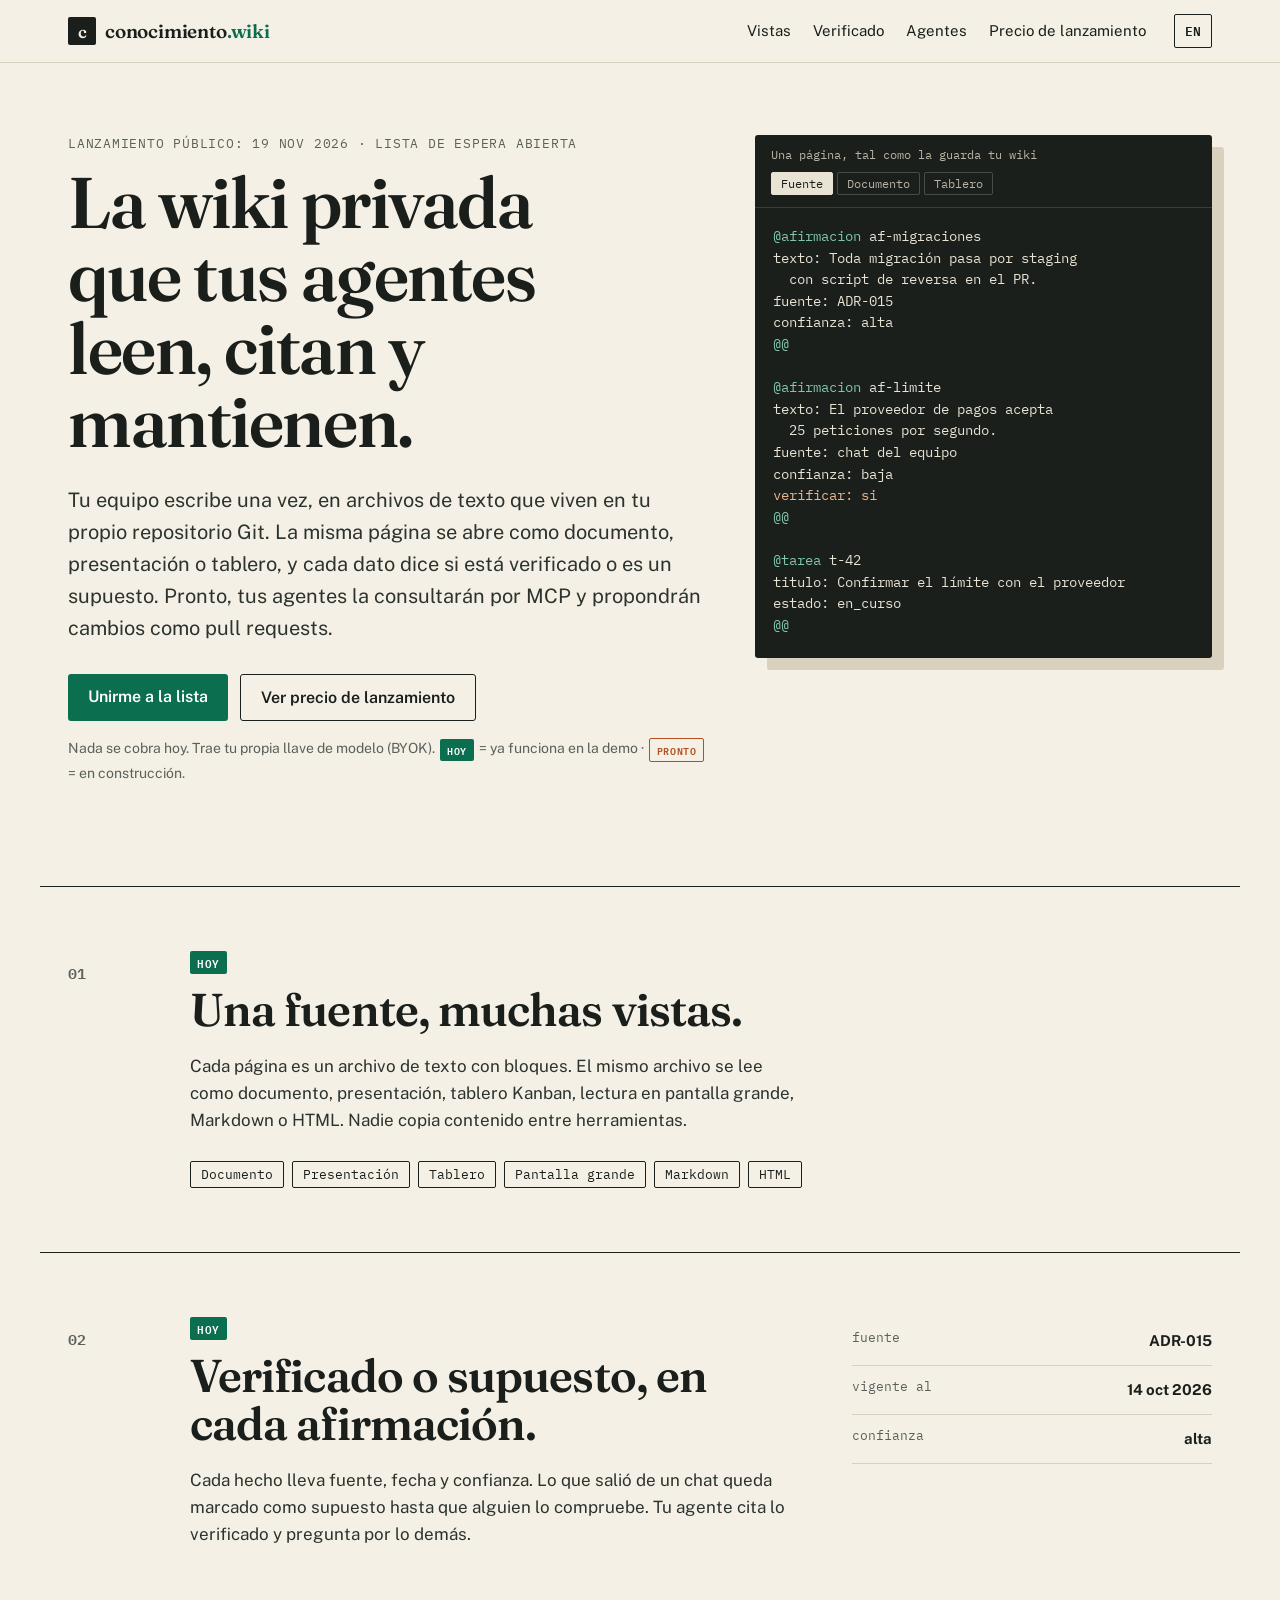
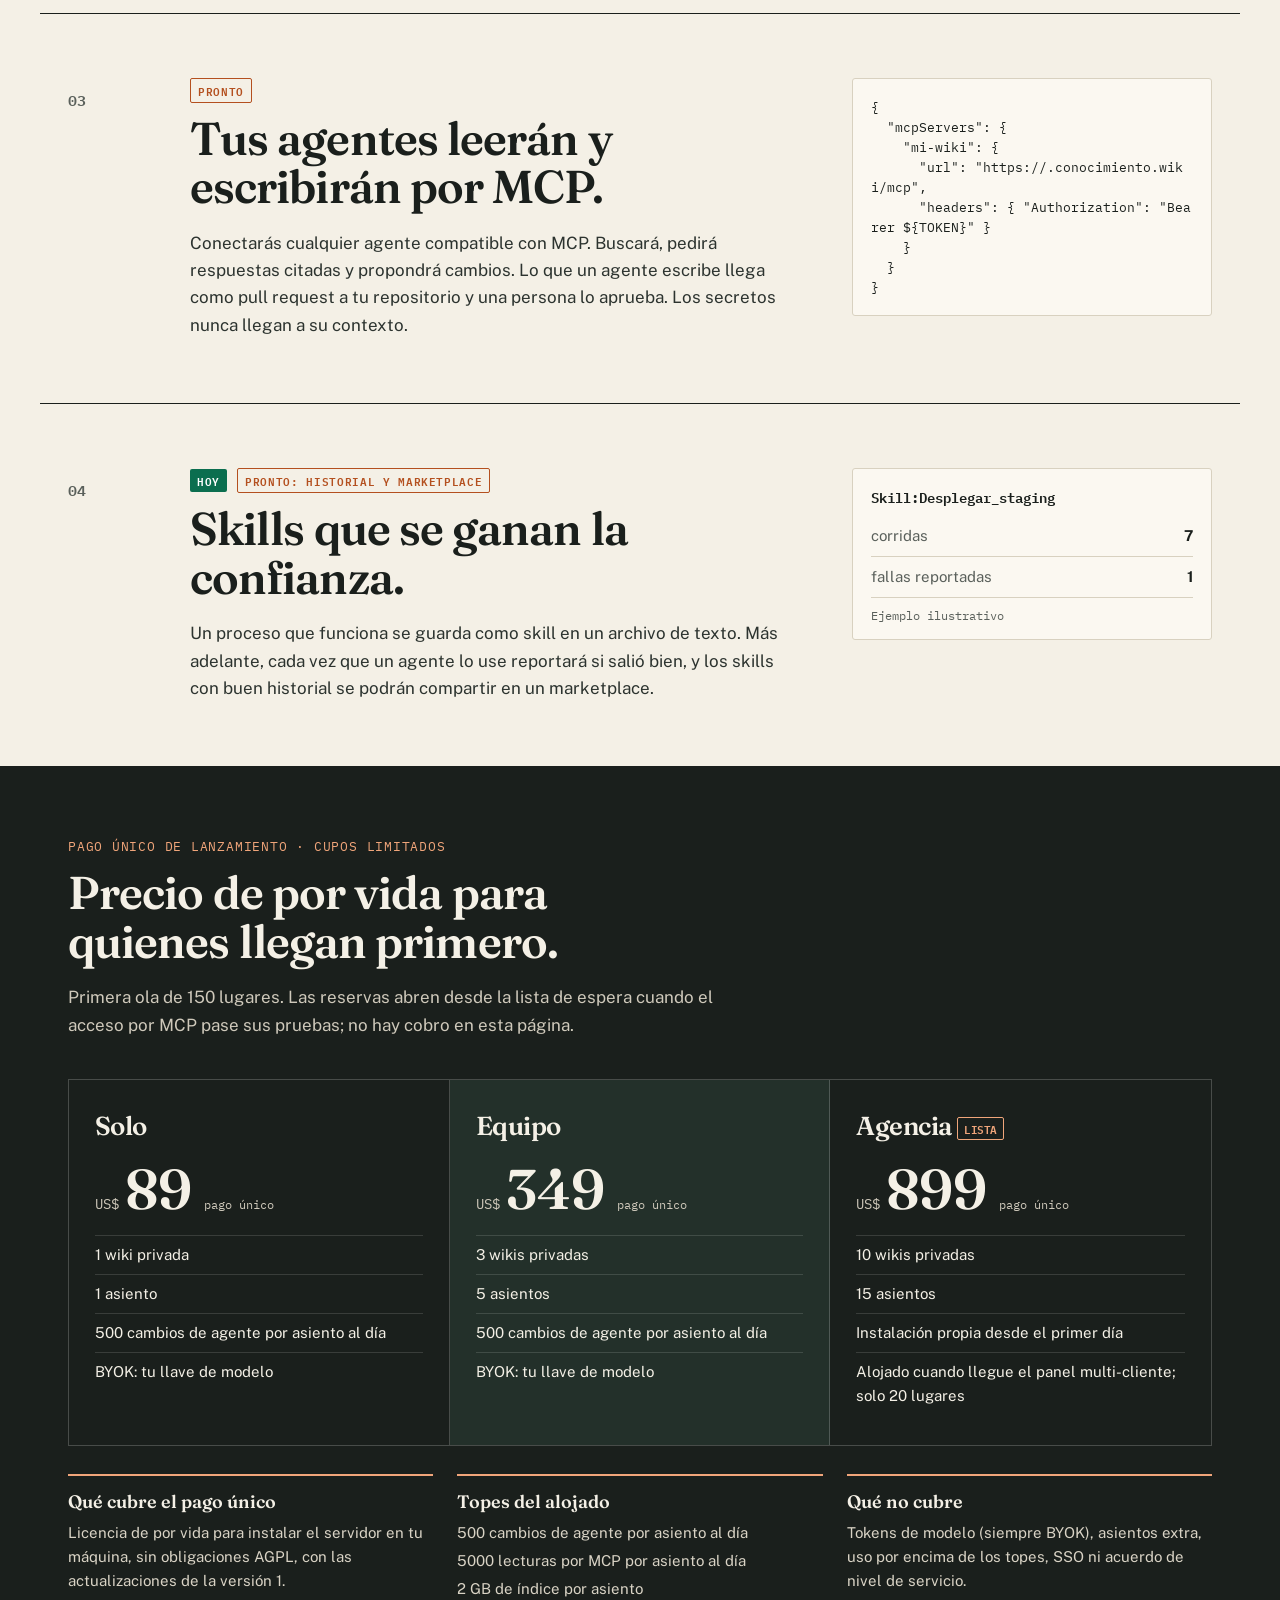
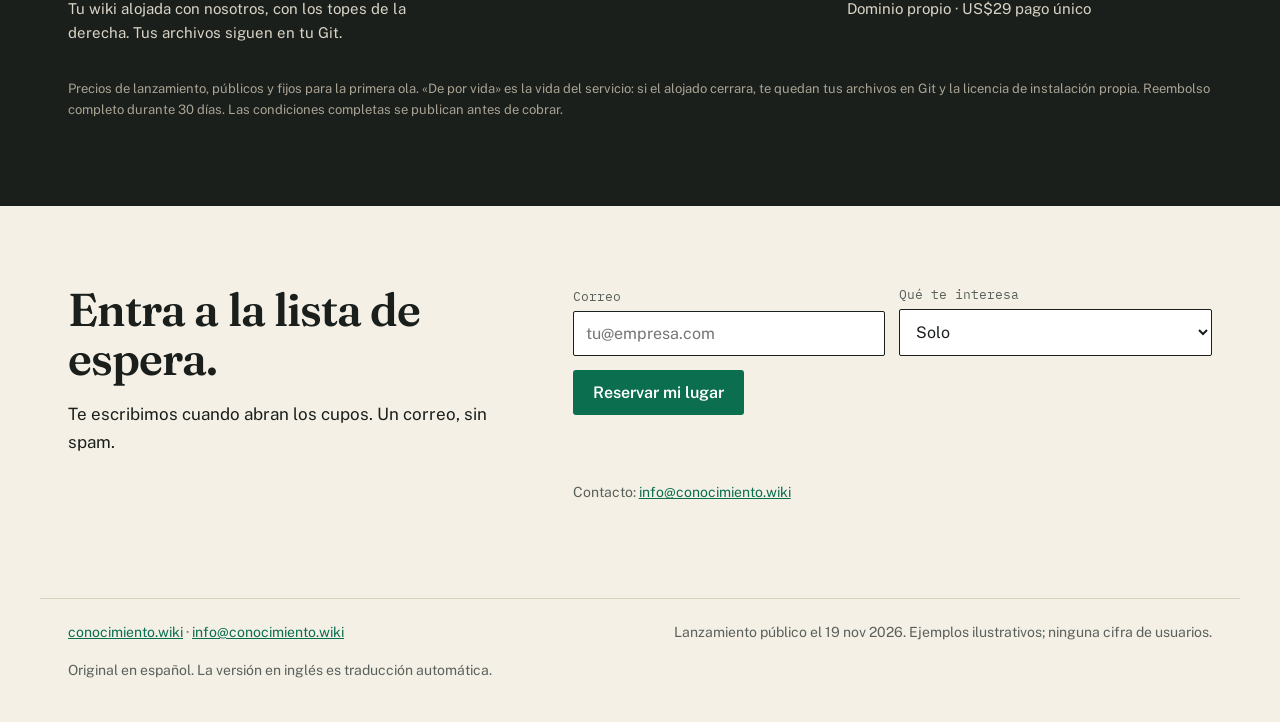
<file: index.html>
<!doctype html>
<html lang="es">
<head>
<meta charset="utf-8">
<meta name="viewport" content="width=device-width, initial-scale=1">
<title>conocimiento.wiki · la wiki privada de tus agentes y tu equipo</title>
<meta name="description" content="Una wiki privada en archivos de texto que viven en tu Git. Una fuente, muchas vistas, cada afirmación marcada como verificada o supuesta. Acceso para agentes por MCP, pronto.">
<link rel="canonical" href="https://conocimiento.wiki/">
<link rel="icon" href="favicon.svg" type="image/svg+xml">
<link rel="stylesheet" href="fonts/fonts.css">
<link rel="stylesheet" href="site.css">
</head>
<body>
<!--
  Lanzamiento público: 19 nov 2026 (https://conocimiento.wiki). Sin backend: el formulario abre el correo a info@conocimiento.wiki (CONFIG.mailto en site.js); la página no envía datos.
  Precios y cupos: un solo objeto PRECIOS al inicio de site.js; cada cifra en pantalla lleva data-precio="<clave>".
-->
<a class="skip" href="#main" data-i18n="skip">Saltar al contenido</a>
<header class="top">
  <div class="w top-in">
    <a class="logo" href="#" aria-label="conocimiento.wiki"><span class="mk" aria-hidden="true">c</span><span>conocimiento<span class="dot">.wiki</span></span></a>
    <nav aria-label="Secciones">
      <a href="#vistas" data-i18n="nav1">Vistas</a>
      <a href="#verificado" data-i18n="nav2">Verificado</a>
      <a href="#agentes" data-i18n="nav3">Agentes</a>
      <a href="#ltd" data-i18n="nav4">Precio de lanzamiento</a>
    </nav>
    <button class="lang" id="lang" type="button" aria-label="Cambiar idioma / Change language">EN</button>
  </div>
</header>

<main id="main">
<section class="hero w">
  <div class="hero-copy">
    <p class="k" data-i18n="kicker">Lanzamiento público: 19 nov 2026 · lista de espera abierta</p>
    <h1 data-i18n="h1">La wiki privada que tus agentes leen, citan y mantienen.</h1>
    <p class="lead" data-i18n="lead">Tu equipo escribe una vez, en archivos de texto que viven en tu propio repositorio Git. La misma página se abre como documento, presentación o tablero, y cada dato dice si está verificado o es un supuesto. Pronto, tus agentes la consultarán por MCP y propondrán cambios como pull requests.</p>
    <div class="ctas">
      <a class="btn" href="#espera" data-i18n="cta1">Unirme a la lista</a>
      <a class="btn ghost" href="#ltd" data-i18n="cta2">Ver precio de lanzamiento</a>
    </div>
    <p class="fine" data-i18n="fine">Nada se cobra hoy. Trae tu propia llave de modelo (BYOK). <span class="st hoy">Hoy</span> = ya funciona en la demo · <span class="st pronto">Pronto</span> = en construcción.</p>
  </div>
  <figure class="src" aria-label="Ejemplo de página fuente">
    <figcaption><span data-i18n="srccap">Una página, tal como la guarda tu wiki</span><span class="tabs" role="tablist">
      <button role="tab" aria-selected="true" data-v="fuente" data-i18n="t1">Fuente</button><button role="tab" aria-selected="false" data-v="doc" data-i18n="t2">Documento</button><button role="tab" aria-selected="false" data-v="tablero" data-i18n="t3">Tablero</button></span></figcaption>
    <div class="pane on" data-p="fuente"><pre><b>@afirmacion</b> af-migraciones
texto: Toda migración pasa por staging
  con script de reversa en el PR.
fuente: ADR-015
confianza: alta
<b>@@</b>

<b>@afirmacion</b> af-limite
texto: El proveedor de pagos acepta
  25 peticiones por segundo.
fuente: chat del equipo
confianza: baja
<i>verificar: si</i>
<b>@@</b>

<b>@tarea</b> t-42
titulo: Confirmar el límite con el proveedor
estado: en_curso
<b>@@</b></pre></div>
    <div class="pane" data-p="doc">
      <div class="claim ok"><span class="tag" data-i18n="ver">Verificado</span><p data-i18n="c1">Toda migración pasa por staging con script de reversa en el PR.</p><small>ADR-015</small></div>
      <div class="claim sup"><span class="tag" data-i18n="sup">Supuesto</span><p data-i18n="c2">El proveedor de pagos acepta 25 peticiones por segundo.</p><small data-i18n="c2s">chat del equipo · por verificar</small></div>
    </div>
    <div class="pane" data-p="tablero">
      <div class="kb"><div><h4 data-i18n="k1">Pendiente</h4></div><div><h4 data-i18n="k2">En curso</h4><div class="card" data-i18n="c3">Confirmar el límite con el proveedor</div></div><div><h4 data-i18n="k3">Hecho</h4><div class="card done" data-i18n="c4">Regla de migraciones con fuente</div></div></div>
    </div>
  </figure>
</section>

<section id="vistas" class="band w">
  <div class="num">01</div>
  <div class="body">
    <span class="st hoy" data-i18n="hoy">Hoy</span>
    <h2 data-i18n="s1h">Una fuente, muchas vistas.</h2>
    <p data-i18n="s1p">Cada página es un archivo de texto con bloques. El mismo archivo se lee como documento, presentación, tablero Kanban, lectura en pantalla grande, Markdown o HTML. Nadie copia contenido entre herramientas.</p>
    <ul class="views" aria-label="Vistas">
      <li data-i18n="v1">Documento</li><li data-i18n="v2">Presentación</li><li data-i18n="v3">Tablero</li><li data-i18n="v4">Pantalla grande</li><li>Markdown</li><li>HTML</li>
    </ul>
  </div>
</section>

<section id="verificado" class="band w alt">
  <div class="num">02</div>
  <div class="body">
    <span class="st hoy" data-i18n="hoy">Hoy</span>
    <h2 data-i18n="s2h">Verificado o supuesto, en cada afirmación.</h2>
    <p data-i18n="s2p">Cada hecho lleva fuente, fecha y confianza. Lo que salió de un chat queda marcado como supuesto hasta que alguien lo compruebe. Tu agente cita lo verificado y pregunta por lo demás.</p>
  </div>
  <div class="side">
    <div class="meter"><span data-i18n="m1">fuente</span><b>ADR-015</b></div>
    <div class="meter"><span data-i18n="m2">vigente al</span><b>14 oct 2026</b></div>
    <div class="meter"><span data-i18n="m3">confianza</span><b data-i18n="m3v">alta</b></div>
  </div>
</section>

<section id="agentes" class="band w">
  <div class="num">03</div>
  <div class="body">
    <span class="st pronto" data-i18n="pronto">Pronto</span>
    <h2 data-i18n="s3h">Tus agentes leerán y escribirán por MCP.</h2>
    <p data-i18n="s3p">Conectarás cualquier agente compatible con MCP. Buscará, pedirá respuestas citadas y propondrá cambios. Lo que un agente escribe llega como pull request a tu repositorio y una persona lo aprueba. Los secretos nunca llegan a su contexto.</p>
  </div>
  <pre class="code" aria-label="Configuración MCP de ejemplo">{
  "mcpServers": {
    "mi-wiki": {
      "url": "https://<tu-equipo>.conocimiento.wiki/mcp",
      "headers": { "Authorization": "Bearer ${TOKEN}" }
    }
  }
}</pre>
</section>

<section class="band w alt">
  <div class="num">04</div>
  <div class="body">
    <span class="st hoy" data-i18n="hoy">Hoy</span> <span class="st pronto" data-i18n="pronto2">Pronto: historial y marketplace</span>
    <h2 data-i18n="s4h">Skills que se ganan la confianza.</h2>
    <p data-i18n="s4p">Un proceso que funciona se guarda como skill en un archivo de texto. Más adelante, cada vez que un agente lo use reportará si salió bien, y los skills con buen historial se podrán compartir en un marketplace.</p>
  </div>
  <div class="side skill">
    <div class="sk-h">Skill:Desplegar_staging</div>
    <div class="sk-r"><span data-i18n="sk1">corridas</span><b>7</b></div>
    <div class="sk-r"><span data-i18n="sk2">fallas reportadas</span><b>1</b></div>
    <div class="sk-n" data-i18n="sk3">Ejemplo ilustrativo</div>
  </div>
</section>

<section id="ltd" class="ltd w">
  <div class="ltd-head">
    <p class="k copper" data-i18n="lk">Pago único de lanzamiento · cupos limitados</p>
    <h2 data-i18n="lh">Precio de por vida para quienes llegan primero.</h2>
    <p data-i18n="lp">Primera ola de <span data-precio="cupo">150</span> lugares. Las reservas abren desde la lista de espera cuando el acceso por MCP pase sus pruebas; no hay cobro en esta página.</p>
  </div>
  <div class="plans">
    <article class="plan">
      <h3>Solo</h3>
      <div class="price"><span class="cur">US$</span><span data-precio="solo">89</span><small data-i18n="once">pago único</small></div>
      <ul><li><span data-precio="solo_wikis">1</span> <span data-i18n="wiki1">wiki privada</span></li><li><span data-precio="solo_asientos">1</span> <span data-i18n="seat1">asiento</span></li><li><span data-precio="escrituras">500</span> <span data-i18n="cap">cambios de agente por asiento al día</span></li><li data-i18n="byok">BYOK: tu llave de modelo</li></ul>
    </article>
    <article class="plan main">
      <h3 data-i18n="pteam">Equipo</h3>
      <div class="price"><span class="cur">US$</span><span data-precio="equipo">349</span><small data-i18n="once">pago único</small></div>
      <ul><li><span data-precio="equipo_wikis">3</span> <span data-i18n="wikis">wikis privadas</span></li><li><span data-precio="equipo_asientos">5</span> <span data-i18n="seats">asientos</span></li><li><span data-precio="escrituras">500</span> <span data-i18n="cap">cambios de agente por asiento al día</span></li><li data-i18n="byok">BYOK: tu llave de modelo</li></ul>
    </article>
    <article class="plan">
      <h3><span data-i18n="pag">Agencia</span> <span class="pill" data-i18n="lista">lista</span></h3>
      <div class="price"><span class="cur">US$</span><span data-precio="agencia">899</span><small data-i18n="once">pago único</small></div>
      <ul><li><span data-precio="agencia_wikis">10</span> <span data-i18n="wikis">wikis privadas</span></li><li><span data-precio="agencia_asientos">15</span> <span data-i18n="seats">asientos</span></li><li data-i18n="ag1">Instalación propia desde el primer día</li><li data-i18n="ag2">Alojado cuando llegue el panel multi-cliente; solo <span data-precio="agencia_cupo">20</span> lugares</li></ul>
    </article>
  </div>
  <div class="extras">
    <div class="ex"><h4 data-i18n="cubreh">Qué cubre el pago único</h4>
      <p data-i18n="cubre1">Licencia de por vida para instalar el servidor en tu máquina, sin obligaciones AGPL, con las actualizaciones de la versión 1.</p>
      <p data-i18n="cubre2">Tu wiki alojada con nosotros, con los topes de la derecha. Tus archivos siguen en tu Git.</p></div>
    <div class="ex"><h4 data-i18n="topesh">Topes del alojado</h4>
      <p><span data-precio="escrituras">500</span> <span data-i18n="tope1">cambios de agente por asiento al día</span></p>
      <p><span data-precio="lecturas">5000</span> <span data-i18n="tope2">lecturas por MCP por asiento al día</span></p>
      <p><span data-precio="gb">2</span> <span data-i18n="tope3">GB de índice por asiento</span></p></div>
    <div class="ex"><h4 data-i18n="nocubreh">Qué no cubre</h4>
      <p data-i18n="nocubre1">Tokens de modelo (siempre BYOK), asientos extra, uso por encima de los topes, SSO ni acuerdo de nivel de servicio.</p>
      <p><span data-i18n="add2">Dominio propio</span> · US$<span data-precio="dominio">29</span> <span data-i18n="once">pago único</span></p></div>
  </div>
  <p class="terms" data-i18n="terms">Precios de lanzamiento, públicos y fijos para la primera ola. «De por vida» es la vida del servicio: si el alojado cerrara, te quedan tus archivos en Git y la licencia de instalación propia. Reembolso completo durante 30 días. Las condiciones completas se publican antes de cobrar.</p>
</section>

<section id="espera" class="wait w">
  <div>
    <h2 data-i18n="wh">Entra a la lista de espera.</h2>
    <p data-i18n="wp">Te escribimos cuando abran los cupos. Un correo, sin spam.</p>
  </div>
  <form id="form" novalidate>
    <label><span data-i18n="f1">Correo</span><input type="email" name="correo" required autocomplete="email" placeholder="tu@empresa.com"></label>
    <label><span data-i18n="f2">Qué te interesa</span>
      <select name="interes"><option value="solo">Solo</option><option value="equipo" data-i18n="pteam">Equipo</option><option value="agencia" data-i18n="pag">Agencia</option><option value="propia" data-i18n="f5">Instalación propia</option><option value="creador" data-i18n="f3">Crear skills</option></select></label>
    <button class="btn" type="submit" data-i18n="f4">Reservar mi lugar</button>
    <p class="msg" id="msg" role="status" aria-live="polite"></p>
    <p class="fine"><span data-i18n="contacto">Contacto:</span> <a href="mailto:info@conocimiento.wiki">info@conocimiento.wiki</a></p>
  </form>
</section>
</main>

<footer class="w foot">
  <span><a href="https://conocimiento.wiki/">conocimiento.wiki</a> · <a href="mailto:info@conocimiento.wiki">info@conocimiento.wiki</a></span>
  <span data-i18n="foot">Lanzamiento público el 19 nov 2026. Ejemplos ilustrativos; ninguna cifra de usuarios.</span>
  <span class="mt" data-i18n="mt">Original en español. La versión en inglés es traducción automática.</span>
</footer>
<script src="site.js"></script>
</body>
</html>
</file>
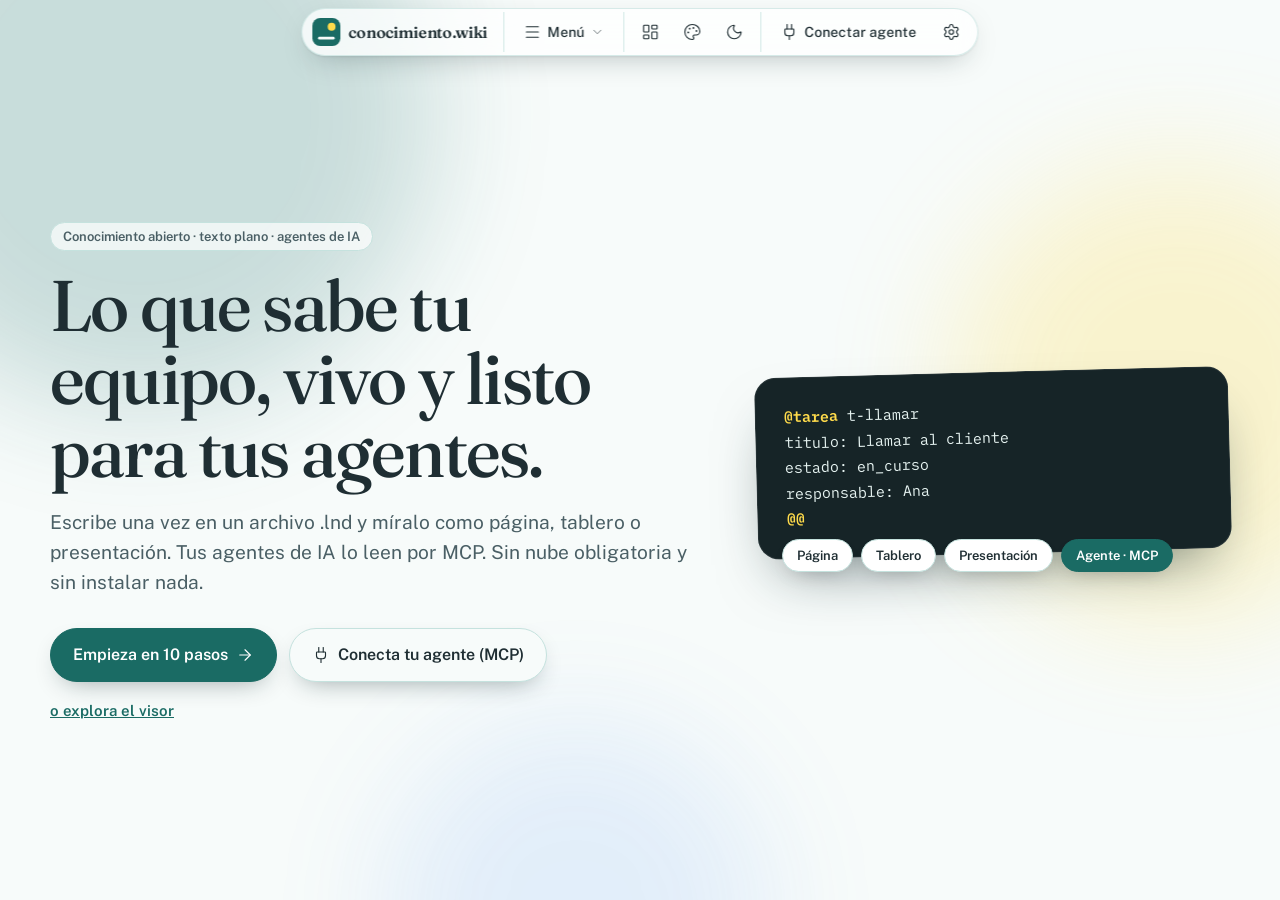
<file: demo/sitio/index.html>
<!doctype html>
<html lang="es">
<head>
<meta charset="utf-8">
<meta http-equiv="Content-Security-Policy" content="default-src 'none'; script-src 'sha256-/J2uPPK2IacOqy4KXpGYTjkRQctuCODsJk1vgQA3t2g=' 'self'; style-src 'unsafe-inline'; img-src 'self' data: blob:; font-src 'self'; frame-src 'self'; connect-src 'self'; object-src 'none'; base-uri 'none'; form-action 'none'">
<meta name="referrer" content="no-referrer">
<meta name="viewport" content="width=device-width, initial-scale=1, viewport-fit=cover">
<link rel="icon" href="favicon.svg" type="image/svg+xml">
<title>conocimiento.wiki · visor .lnd</title>
<style>
@font-face{font-family:"Fraunces";src:url("fonts/fraunces.woff2") format("woff2");font-weight:300 700;font-display:swap}
@font-face{font-family:"Public Sans";src:url("fonts/publicsans.woff2") format("woff2");font-weight:100 900;font-display:swap}
@font-face{font-family:"IBM Plex Mono";src:url("fonts/ibmplexmono-regular.woff2") format("woff2");font-weight:400;font-display:swap}
@font-face{font-family:"IBM Plex Mono";src:url("fonts/ibmplexmono-semibold.woff2") format("woff2");font-weight:600;font-display:swap}
/* Tema por defecto: los mismos tokens que render-v2 (tokens.css), claro y noche según el sistema */
:root{color-scheme:light;
  --paper:#F4F0E6;--paper2:#ECE6D8;--card:#FBF9F3;--ink:#1A1F1C;--muted:#5E625C;--linea:rgba(26,31,28,.16);--regla:#1A1F1C;
  --accent:#0B6E4F;--on-accent:#FFFFFF;--copper:#C45C26;--copper-tx:#9E4419;
  --sombra:0 1px 0 rgba(26,31,28,.06),0 10px 30px -18px rgba(26,31,28,.45);
  --display:"Fraunces","Iowan Old Style","Palatino Linotype",Georgia,serif;
  --text:"Public Sans","Segoe UI","Noto Sans",system-ui,sans-serif;
  --mono:"IBM Plex Mono",ui-monospace,"DejaVu Sans Mono",monospace;
  --ease:cubic-bezier(.2,.7,.2,1);--radio:2px;--bw:1px;--dw:500}
@media (prefers-color-scheme:dark) and (max-width:0px){body[data-tema=familia]{
  --paper:#14171A;--paper2:#191D21;--card:#1C2024;--ink:#E8E4D8;--muted:#A6ABA2;--linea:#353B41;--regla:#8C9189;
  --accent:#5FBF94;--on-accent:#0E1714;--copper:#E08A55;--copper-tx:#EE9A66;--sombra:0 1px 0 rgba(0,0,0,.3),0 12px 32px -16px rgba(0,0,0,.8)}}
/* Temas opcionales (tokens de render-v2) */
body[data-tema=neobrutalista]{--paper:#FFF4D6;--paper2:#FFE9B3;--card:#FFFFFF;--ink:#111111;--muted:#3D3D3D;--linea:#111111;--regla:#111111;--accent:#1F3BFF;--on-accent:#FFFFFF;--copper:#FF5C39;--copper-tx:#C2361A;--sombra:4px 4px 0 #111111;--radio:0;--bw:2px;--display:var(--text);--dw:800}
body[data-tema=retro]{--paper:#EFE6D2;--paper2:#E6DAC0;--card:#F7F0DF;--ink:#2B2118;--muted:#6B5B45;--linea:#CDBF9E;--regla:#2B2118;--accent:#9A3412;--on-accent:#FFFFFF;--copper:#4D7C0F;--copper-tx:#3F6510;--sombra:inset 0 0 0 3px #F7F0DF,inset 0 0 0 4px #CDBF9E;--radio:3px}
body[data-tema=cyberpunk]{color-scheme:dark;--paper:#0B0C10;--paper2:#101219;--card:#12141C;--ink:#E6F1FF;--muted:#9AA6C4;--linea:#2A2F45;--regla:#2A2F45;--accent:#00E5FF;--on-accent:#0B0C10;--copper:#FF2BD6;--copper-tx:#FF6BE3;--sombra:0 0 0 1px #2A2F45;--display:var(--mono);--dw:600}
*{box-sizing:border-box}
html,body{margin:0;height:100%;overflow:hidden}
body{background:var(--paper);color:var(--ink);font:15px/var(--lh,1.5) var(--text);display:grid;grid-template-rows:56px auto minmax(0,1fr) 30px;grid-template-columns:minmax(0,1fr);transition:background-color var(--t,.32s) var(--ease),color var(--t,.32s) var(--ease)}
button,select,input,textarea{font:inherit;color:inherit}
button{cursor:pointer}
:focus-visible{outline:2px solid var(--accent);outline-offset:2px}
.sr{position:absolute;width:1px;height:1px;overflow:hidden;clip:rect(0 0 0 0);white-space:nowrap}
.mono{font-family:var(--mono)}
/* barra superior: como #top de render-v2 */
#top{grid-row:1;display:flex;align-items:center;gap:14px;padding:0 10px 0 18px;border-bottom:1px solid var(--regla);background:var(--paper);min-width:0}
.sello{font:600 11px/1 var(--mono);letter-spacing:.08em;border:1.5px solid var(--ink);padding:5px 6px 4px;transform:rotate(-3deg);text-transform:uppercase;flex:none}
#titulo{min-width:0;flex:1;display:flex;align-items:baseline;gap:12px;white-space:nowrap;overflow:hidden}
#titulo b{font:var(--dw) 21px/1 var(--display);letter-spacing:-.01em;overflow:hidden;text-overflow:ellipsis;font-variation-settings:"opsz" 30}
#titulo span{font:12px var(--mono);color:var(--muted)}
.btn{min-height:44px;border:1px solid var(--ink);background:var(--card);padding:0 14px;font:500 13px/1 var(--text);border-radius:var(--radio);display:inline-flex;align-items:center;gap:8px;white-space:nowrap}
.btn:hover{background:var(--ink);color:var(--paper)}
.btn.pri{background:var(--accent);border-color:var(--accent);color:var(--on-accent)}
.btn.pri:hover{filter:brightness(1.08)}
.btn kbd,.kb{font:11px/1 var(--mono);opacity:.65;border:1px solid currentColor;border-radius:2px;padding:2px 4px}
.ib{width:44px;height:44px;flex:none;display:grid;place-items:center;border:1px solid transparent;background:none;border-radius:var(--radio);color:var(--muted);padding:0}
.ib:hover{color:var(--ink);border-color:var(--linea)}
.ib svg{width:18px;height:18px;stroke:currentColor;fill:none;stroke-width:1.6;stroke-linecap:round;stroke-linejoin:round}
/* línea del lema */
#lema{grid-row:2;display:flex;align-items:baseline;justify-content:space-between;gap:16px;padding:14px 18px 2px;min-width:0}
#lema p{margin:0;font:400 17px/1.3 var(--display);letter-spacing:-.005em;color:var(--ink);font-variation-settings:"opsz" 24}
#lema small{font:12px var(--mono);color:var(--muted);white-space:nowrap}
#tabs{display:none}
/* rejilla */
#rejilla{grid-row:3;display:grid;gap:14px;padding:12px 18px 16px;min-height:0;grid-auto-rows:minmax(0,1fr)}
#rejilla[data-preset="1"]{grid-template-columns:minmax(0,1fr)}
#rejilla[data-preset="2c"],#rejilla[data-preset="2x2"]{grid-template-columns:repeat(2,minmax(0,1fr))}
#rejilla[data-preset="3c"]{grid-template-columns:repeat(3,minmax(0,1fr))}
#rejilla[data-preset="foco"]{grid-template-columns:minmax(0,1.6fr) minmax(0,1fr)}
#rejilla[data-preset="foco"] .panel:first-child{grid-row:1 / span var(--n,2)}
#rejilla:not([data-preset="1"]) .panel.ancho{grid-column:span 2}
.panel{position:relative;background:var(--card);border:var(--bw) solid var(--linea);border-radius:var(--radio);box-shadow:var(--sombra);display:grid;grid-template-rows:44px 2px minmax(0,1fr);min-width:0;min-height:0;overflow:hidden;animation:entra var(--t-med,.32s) var(--ease) both}
.panel:nth-child(2){animation-delay:60ms}.panel:nth-child(3){animation-delay:120ms}.panel:nth-child(4){animation-delay:180ms}
@keyframes entra{from{opacity:0;transform:translateY(6px)}to{opacity:1;transform:none}}
body[data-tema=cyberpunk] .panel:focus-within{box-shadow:0 0 0 1px var(--accent),0 0 18px -6px var(--accent)}
.ph{grid-row:1;display:flex;align-items:center;gap:6px;padding:0 0 0 14px;border-bottom:1px solid var(--linea);min-width:0}
.ph .tit{flex:1;min-width:0;white-space:nowrap;overflow:hidden;text-overflow:ellipsis;font:var(--dw) 15px/1 var(--display);letter-spacing:-.005em}
.ph .tit span{font:11px var(--mono);color:var(--muted);margin-left:8px;letter-spacing:.02em}
.ph .acc{display:flex;align-items:center;opacity:0;transition:opacity .16s var(--ease)}
.panel:hover .acc,.panel:focus-within .acc,.panel.menu-on .acc{opacity:1}
@media (hover:none){.ph .acc{opacity:1}}
.reloj{grid-row:2;position:relative}
.reloj i{position:absolute;inset:0 auto 0 0;width:0;background:var(--accent);opacity:.7}
.cuerpo{grid-row:3;position:relative;min-height:0;overflow:auto;overscroll-behavior:contain}
.cuerpo iframe{position:absolute;inset:0;width:100%;height:100%;border:0;display:block;background:var(--paper)}
.cuerpo.fade{animation:fade .3s var(--ease)}
@keyframes fade{from{opacity:.35}to{opacity:1}}
.menu{position:absolute;right:6px;top:44px;z-index:5;min-width:220px;background:var(--card);border:1px solid var(--ink);border-radius:var(--radio);box-shadow:var(--sombra);padding:6px;display:none}
.panel.menu-on .menu{display:grid}
.menu button,.menu label{min-height:44px;display:flex;align-items:center;gap:10px;padding:0 10px;border:0;background:none;text-align:left;font-size:14px;border-radius:var(--radio)}
.menu button:hover{background:var(--paper2)}
.menu label{justify-content:space-between;color:var(--muted);font-size:13px}
.menu select{min-height:36px;border:1px solid var(--linea);background:var(--paper);border-radius:var(--radio);padding:0 6px;color:var(--ink)}
.menu hr{border:0;border-top:1px solid var(--linea);margin:4px 0}
/* renderer mínimo */
.mini{padding:16px 18px 24px;max-width:760px}
.mini h1{font:var(--dw) 24px/1.15 var(--display);margin:0 0 8px;letter-spacing:-.01em}
.mini h2{font:var(--dw) 18px/1.2 var(--display);margin:22px 0 6px}
.mini h3{font:600 14px/1.3 var(--text);margin:12px 0 4px}
.mini p{margin:4px 0 8px}
.mini code{font:12.5px var(--mono);background:var(--paper2);padding:0 3px;border-radius:2px}
.mini table{border-collapse:collapse;font-size:13px;margin:6px 0 12px;width:100%}
.mini th,.mini td{border-bottom:1px solid var(--linea);padding:5px 6px;text-align:left;vertical-align:top}
.bloque{border-left:2px solid var(--linea);padding:2px 12px;margin:10px 0}
.bloque .tipo{font:600 10.5px var(--mono);text-transform:uppercase;letter-spacing:.08em;color:var(--muted)}
pre.fuente{margin:0;padding:14px 16px;font:12.5px/1.55 var(--mono);white-space:pre-wrap;word-break:break-word}
.tablero{display:grid;grid-auto-flow:column;grid-auto-columns:minmax(180px,1fr);gap:12px;padding:14px;align-items:start}
.col h3{font:600 11px var(--mono);text-transform:uppercase;letter-spacing:.08em;color:var(--muted);margin:0 0 8px;display:flex;justify-content:space-between}
.tj{background:var(--paper);border:1px solid var(--linea);border-radius:var(--radio);padding:8px 10px;margin-bottom:8px;font-size:13px}
.tj .meta,.feed .meta{font:11px var(--mono);color:var(--muted);margin-top:3px}
.feed{list-style:none;margin:0;padding:4px 0}
.feed li{display:grid;grid-template-columns:28px minmax(0,1fr);gap:2px 8px;padding:9px 14px;border-bottom:1px solid var(--linea)}
.feed .mk{font-size:15px;line-height:1.4;text-align:center}
.feed .t{font-size:14px;line-height:1.35}
.feed .meta{grid-column:2}
.feed li.nuevo{animation:nuevo 1.2s var(--ease)}
@keyframes nuevo{from{background:color-mix(in srgb,var(--accent) 16%,transparent)}to{background:transparent}}
.galeria{height:100%;display:grid;grid-template-rows:minmax(0,1fr) 28px}
.diapo{display:grid;padding:14px;min-height:0;overflow:hidden}
.diapo img{max-width:100%;max-height:100%;object-fit:contain;margin:auto}
.tarjeta{border:1px solid var(--linea);border-radius:var(--radio);padding:40px 22px 22px;display:flex;flex-direction:column;justify-content:flex-end;background:var(--paper);position:relative;overflow:hidden;min-height:0}
.tarjeta .n{position:absolute;top:14px;left:20px;font:12px var(--mono);color:var(--muted)}
.tarjeta h2{font:var(--dw) clamp(18px,2vw,28px)/1.15 var(--display);margin:0 0 8px;letter-spacing:-.01em;overflow:hidden;display:-webkit-box;-webkit-line-clamp:4;-webkit-box-orient:vertical}
.tarjeta p{margin:0;color:var(--muted);max-width:60ch}
.puntos{display:flex;gap:5px;justify-content:center;align-items:center}
.puntos i{width:5px;height:5px;border-radius:50%;background:var(--linea)}
.puntos i.on{background:var(--accent)}
.vacio{padding:18px;color:var(--muted)}
/* inicio vacío */
#inicio{grid-row:3;display:none;overflow:auto;padding:8vh 18px 24px}
body.sin-paneles #inicio{display:block}
body.sin-paneles #rejilla{display:none}
#inicio .caja{max-width:640px;margin:0 auto}
#inicio h2{font:var(--dw) clamp(28px,5vw,40px)/1.1 var(--display);margin:0 0 12px;letter-spacing:-.015em}
#inicio p{color:var(--muted);margin:0 0 22px;max-width:52ch}
#inicio .acciones{display:flex;gap:10px;flex-wrap:wrap;margin-bottom:28px}
#inicio ul{list-style:none;margin:0;padding:0;border-top:1px solid var(--linea)}
#inicio li button{width:100%;min-height:48px;display:flex;justify-content:space-between;align-items:center;gap:12px;border:0;border-bottom:1px solid var(--linea);background:none;padding:0 4px;text-align:left;font-size:15px}
#inicio li button:hover{background:var(--paper2)}
#inicio li span{font:12px var(--mono);color:var(--muted)}
/* barra de estado: como #estado de render-v2 */
#estado{grid-row:4;display:flex;align-items:center;gap:18px;padding:0 14px;border-top:1px solid var(--regla);font:12px/1 var(--mono);color:var(--muted);white-space:nowrap;overflow:hidden;background:var(--paper)}
#estado .sp{flex:1}
#estado b{font-weight:400;color:var(--ink)}
#estado .alerta{color:var(--copper-tx)}
/* ajustes: pantalla con secciones */
#ajustes{position:fixed;inset:0;z-index:20;background:var(--paper);display:grid;grid-template-rows:56px minmax(0,1fr);opacity:0;visibility:hidden;transform:translateY(8px);transition:opacity .2s var(--ease),transform .2s var(--ease),visibility 0s .2s}
#ajustes.on{opacity:1;visibility:visible;transform:none;transition:opacity .2s var(--ease),transform .2s var(--ease)}
#ajustes>header{display:flex;align-items:center;gap:14px;padding:0 10px 0 18px;border-bottom:1px solid var(--regla)}
#ajustes>header h2{font:var(--dw) 21px/1 var(--display);margin:0;flex:1;letter-spacing:-.01em}
.aj-cuerpo{display:grid;grid-template-columns:220px minmax(0,1fr);min-height:0}
.aj-tabs{border-right:1px solid var(--linea);padding:14px 10px;display:flex;flex-direction:column;gap:2px;overflow:auto}
.aj-tabs button{min-height:44px;border:0;background:none;text-align:left;padding:0 12px;border-radius:var(--radio);font-size:14px;color:var(--muted);border-left:2px solid transparent}
.aj-tabs button[aria-selected=true]{color:var(--ink);border-left-color:var(--accent);background:var(--card)}
.aj-tabs button:hover{color:var(--ink)}
.aj-panel{overflow:auto;padding:22px 28px 40px}
.aj-panel section{display:none;max-width:720px}
.aj-panel section.on{display:block}
.aj-panel h3{font:var(--dw) 22px/1.2 var(--display);margin:0 0 4px;letter-spacing:-.01em}
.aj-panel .intro{color:var(--muted);margin:0 0 18px;max-width:60ch}
.campo{display:grid;gap:5px;margin:0 0 16px}
.campo>span{font:600 11px var(--mono);text-transform:uppercase;letter-spacing:.08em;color:var(--muted)}
.campo input[type=text],.campo input[type=number],.campo textarea,.campo select{min-height:44px;background:var(--card);border:1px solid var(--linea);border-radius:var(--radio);padding:8px 10px;color:var(--ink);font:14px var(--mono);width:100%}
.campo textarea{min-height:96px;resize:vertical}
.campo small{color:var(--muted);font-size:12.5px}
.chk{display:flex;align-items:center;gap:10px;min-height:44px;font-size:14px}
.chk input{width:20px;height:20px;accent-color:var(--accent)}
.aviso{color:var(--copper-tx);font-weight:600;font-size:13px;margin:-8px 0 16px}
.opciones{display:grid;grid-template-columns:repeat(auto-fill,minmax(150px,1fr));gap:10px;margin:0 0 18px}
.op{min-height:44px;border:1px solid var(--linea);background:var(--card);border-radius:var(--radio);padding:10px 12px;text-align:left;display:grid;gap:6px}
.op[aria-pressed=true]{border-color:var(--accent);box-shadow:inset 0 0 0 1px var(--accent)}
.op b{font-weight:600;font-size:14px}
.op small{color:var(--muted);font-size:12px}
.muestra{display:flex;gap:4px}.muestra i{width:18px;height:18px;border-radius:2px;border:1px solid rgba(0,0,0,.15)}
.esq{display:grid;gap:3px;height:34px}.esq i{background:var(--paper2);border:1px solid var(--linea)}
.pfila{border:1px solid var(--linea);border-radius:var(--radio);background:var(--card);padding:12px 14px;margin:0 0 12px}
.pfila>header{display:flex;align-items:center;gap:8px;margin:0 0 8px}
.pfila>header b{flex:1;font:var(--dw) 16px var(--display);min-width:0;overflow:hidden;text-overflow:ellipsis;white-space:nowrap}
.pgrid{display:grid;grid-template-columns:repeat(auto-fill,minmax(150px,1fr));gap:0 12px}
.pgrid .campo{margin-bottom:10px}
.pfila.destacada{border-color:var(--accent)}
.fila-btn{display:flex;gap:10px;flex-wrap:wrap;margin:6px 0 0}
dl.atajos{display:grid;grid-template-columns:auto 1fr;gap:10px 18px;margin:0}
dl.atajos dt{font:12px var(--mono)}dl.atajos dd{margin:0;color:var(--muted)}
/* paleta Ctrl K */
#paleta{position:fixed;inset:0;z-index:30;background:rgba(20,23,26,.32);display:none;align-items:flex-start;justify-content:center;padding:12vh 14px 14px}
#paleta.on{display:flex}
#paleta .caja{width:min(560px,100%);background:var(--card);border:1px solid var(--ink);border-radius:var(--radio);box-shadow:var(--sombra);overflow:hidden}
#paleta input{width:100%;min-height:52px;border:0;border-bottom:1px solid var(--linea);background:none;padding:0 16px;font:16px var(--text);outline:none;color:var(--ink)}
#paleta ul{list-style:none;margin:0;padding:6px;max-height:50vh;overflow:auto}
#paleta li{min-height:44px;display:flex;align-items:center;justify-content:space-between;padding:0 10px;border-radius:var(--radio);cursor:pointer;font-size:14px}
#paleta li[aria-selected=true]{background:var(--paper2)}
#paleta li span{font:11px var(--mono);color:var(--muted)}
.toast{position:fixed;left:50%;bottom:44px;transform:translateX(-50%);background:var(--ink);color:var(--paper);padding:9px 14px;border-radius:var(--radio);font-size:13px;opacity:0;transition:opacity .2s;pointer-events:none;z-index:40;max-width:calc(100vw - 28px)}
.toast.on{opacity:1}
body[data-tema=retro]::after{content:"";position:fixed;inset:0;pointer-events:none;background:repeating-linear-gradient(0deg,rgba(43,33,24,.025) 0 1px,transparent 1px 3px);z-index:50}
/* tableta: dos columnas */
@media (max-width:1024px){#rejilla[data-preset]{grid-template-columns:repeat(2,minmax(0,1fr));grid-auto-rows:minmax(320px,1fr);overflow:auto}#rejilla[data-preset] .panel:first-child{grid-row:auto}#rejilla[data-preset="1"]{grid-template-columns:minmax(0,1fr)}.ocultable{display:none}}
/* móvil: un panel a la vez, con pestañas y deslizar */
@media (max-width:640px){
  body{grid-template-rows:56px auto auto minmax(0,1fr) 30px}
  #top{padding:0 4px 0 14px;gap:8px}#titulo span{display:none}#titulo b{font-size:19px}
  #lema{padding:10px 14px 0}#lema p{font-size:15px}#lema small{display:none}
  #tabs{grid-row:3;display:flex;gap:4px;overflow-x:auto;padding:8px 14px 0;scrollbar-width:none}
  #tabs::-webkit-scrollbar{display:none}
  #tabs button{flex:none;min-height:44px;border:1px solid var(--linea);background:var(--card);border-radius:var(--radio);padding:0 12px;font-size:13px;max-width:60vw;overflow:hidden;text-overflow:ellipsis;white-space:nowrap}
  #tabs button[aria-selected=true]{border-color:var(--ink);background:var(--ink);color:var(--paper)}
  #rejilla[data-preset],#inicio{grid-row:4}#estado{grid-row:5}
  #rejilla[data-preset]{display:flex;overflow-x:auto;overflow-y:hidden;scroll-snap-type:x mandatory;gap:12px;padding:10px 14px 12px;scrollbar-width:none}
  #rejilla::-webkit-scrollbar{display:none}
  #rejilla[data-preset] .panel{flex:0 0 100%;scroll-snap-align:center;animation:none}
  #estado{gap:12px}.ocultable-m{display:none}
  .aj-cuerpo{grid-template-columns:minmax(0,1fr);grid-template-rows:auto minmax(0,1fr)}
  .aj-tabs{flex-direction:row;border-right:0;border-bottom:1px solid var(--linea);padding:6px 10px;scrollbar-width:none}
  .aj-tabs button{flex:none;border-left:0;border-bottom:2px solid transparent}
  .aj-tabs button[aria-selected=true]{border-bottom-color:var(--accent)}
  .aj-panel{padding:18px 14px 40px}
}
@media (prefers-reduced-motion:reduce){*,*::before,*::after{animation:none!important;transition:none!important;scroll-behavior:auto!important}}
#top .ib[aria-pressed=true]{color:var(--accent);border-color:var(--linea)}
#estado .pausa{color:var(--copper-tx)}
.panel.pausado .reloj i{background:var(--muted)}
.ph .pz{font:11px var(--mono);color:var(--copper-tx);margin-left:6px}
.feed .est{font:11px var(--mono);color:var(--ink);margin-right:6px}
/* apariencia */
.opciones.temas{grid-template-columns:repeat(auto-fill,minmax(132px,1fr))}
.op.sw{padding:8px;gap:6px}.op.sw .prev{display:flex;align-items:center;gap:5px;height:44px;padding:0 10px;border-radius:var(--radio);border:1px solid rgba(127,127,127,.35)}
.op.sw .prev span{font:600 18px/1 var(--display);flex:1}.op.sw .prev i{width:12px;height:12px;border-radius:50%}
.acentos{display:flex;flex-wrap:wrap;gap:8px;align-items:center;margin:0 0 16px}
.acc-lista{display:flex;flex-wrap:wrap;gap:6px}
.acc-sw{min-width:44px;min-height:44px;border:1px solid var(--linea);background:var(--card);border-radius:var(--radio);display:grid;place-items:center;padding:0 8px;font-size:13px}
.acc-sw i{width:22px;height:22px;border-radius:50%;display:block}.acc-sw[aria-pressed=true]{border-color:var(--ink);box-shadow:inset 0 0 0 1px var(--ink)}
label.color{display:inline-flex;align-items:center;gap:8px;min-height:44px;border:1px solid var(--linea);background:var(--card);border-radius:var(--radio);padding:0 10px 0 4px;font-size:13px;cursor:pointer}
label.color input{width:44px;height:36px;border:0;padding:0;background:none;cursor:pointer}
label.color:focus-within{outline:2px solid var(--accent);outline-offset:2px}
details.avanzado{border-top:1px solid var(--linea);margin:6px 0 14px;padding-top:4px}
details.avanzado summary{min-height:44px;display:flex;align-items:center;cursor:pointer;font:600 11px var(--mono);text-transform:uppercase;letter-spacing:.08em;color:var(--muted)}
details.avanzado[open] summary{margin-bottom:8px}
.campo input[type=range]{min-height:44px;width:100%;accent-color:var(--accent)}
.campo output{font:inherit;color:var(--ink)}
.nota{display:block;color:var(--muted);font-size:12.5px;margin:-6px 0 12px}
.cuerpo>:not(iframe){zoom:var(--escala,1)}
body.denso #rejilla{gap:8px;padding:8px 10px 10px}body.denso .feed li{padding:5px 10px}body.denso .mini{padding:10px 12px 16px}body.denso .tablero{gap:8px;padding:8px}body.denso .tj{padding:5px 8px;margin-bottom:5px}
body.quieto *,body.quieto *::before,body.quieto *::after{animation:none!important;transition:none!important;scroll-behavior:auto!important}
#sitio-nav{display:flex;gap:2px;overflow-x:auto;min-width:0;flex:1 1 auto;scrollbar-width:thin;padding:2px}
#sitio-nav a{flex:none;display:inline-flex;align-items:center;min-height:36px;padding:0 10px;border:1px solid transparent;border-radius:var(--radio,6px);color:var(--ink);text-decoration:none;font-size:14px;white-space:nowrap}
#sitio-nav a:hover{border-color:var(--linea)}
#sitio-nav a:focus-visible{outline:2px solid var(--accent);outline-offset:1px}
#sitio-nav a[aria-current=page]{background:var(--card);border-color:var(--linea);color:var(--accent);font-weight:600;box-shadow:inset 0 -3px 0 var(--copper)}
#lema{align-items:center}
@media (max-width:760px){#sitio-nav a{min-height:44px}#lema small{display:none}}
#rejilla.libre{display:grid !important;grid-template-columns:repeat(12,minmax(0,1fr)) !important;grid-auto-rows:calc((100% - 13*8px)/14) !important;gap:8px !important;overflow:auto !important;scroll-snap-type:none !important}
#rejilla.libre>.panel{flex:none !important;min-height:0;animation:none}
#rejilla.libre .ph{cursor:grab;touch-action:none}
body.arrastrando,body.arrastrando *{user-select:none}
body.arrastrando iframe{pointer-events:none}
body.arrastrando .ph{cursor:grabbing}
.panel.activo-lay{outline:2px dashed var(--accent);outline-offset:2px;z-index:3}
.rs{position:absolute;z-index:4;touch-action:none}
.rs-e{top:44px;right:-4px;width:9px;bottom:12px;cursor:ew-resize}
.rs-s{left:12px;right:12px;bottom:-4px;height:9px;cursor:ns-resize}
.rs-se{right:-4px;bottom:-4px;width:16px;height:16px;cursor:nwse-resize}
.rs-se::after{content:"";position:absolute;right:6px;bottom:6px;width:8px;height:8px;border-right:2px solid var(--muted);border-bottom:2px solid var(--muted);opacity:.55}
#rejilla:not(.libre) .rs{display:none}
#lay-pop{position:absolute;right:0;top:calc(100% + 8px);z-index:60;width:min(360px,92vw);background:var(--card);color:var(--ink);border:1px solid var(--linea);border-radius:calc(var(--radio,6px) + 4px);box-shadow:0 12px 32px -12px rgba(0,0,0,.35);padding:10px}
#lay-pop[hidden]{display:none}
#lay-tiles{display:grid;grid-template-columns:repeat(3,1fr);gap:8px}
#lay-tiles button{appearance:none;background:var(--paper);border:1px solid var(--linea);border-radius:var(--radio,6px);padding:6px;min-height:64px;cursor:pointer}
#lay-tiles button:hover,#lay-tiles button:focus-visible,#lay-tiles button[aria-pressed=true]{border-color:var(--accent);outline:none;box-shadow:0 0 0 1px var(--accent)}
.mini{position:relative;display:block;width:100%;height:52px}
.mini i{position:absolute;box-sizing:border-box;border:1px solid var(--muted);border-radius:3px;margin:0;font:600 9px/1 var(--mono,monospace);font-style:normal;color:var(--ink);display:flex;align-items:center;justify-content:center;letter-spacing:.04em;outline:1px solid var(--paper);outline-offset:-2px}
#lay-tiles button:hover .mini i,#lay-tiles button:focus-visible .mini i,#lay-tiles button[aria-pressed=true] .mini i{border-color:var(--accent)}
.lay-pie{display:flex;justify-content:center;gap:8px;margin-top:10px;padding-top:10px;border-top:1px solid var(--linea)}
.lay-pie button{min-width:36px;min-height:36px;background:var(--paper);color:var(--ink);border:1px solid var(--linea);border-radius:var(--radio,6px);font-size:16px;cursor:pointer}
.lay-pie button:hover,.lay-pie button:focus-visible{border-color:var(--accent);outline:none;box-shadow:0 0 0 1px var(--accent)}
#lay-add-fila{display:grid;grid-template-columns:1fr auto;gap:6px;margin-top:10px}
#lay-add-fila[hidden]{display:none}
#lay-add-fila label{grid-column:1 / -1;font-size:13px;color:var(--muted)}
#lay-add-fila select{min-height:36px;font:inherit;color:var(--ink);background:var(--paper);border:1px solid var(--muted);border-radius:var(--radio,6px)}

/* demo-venta · capa amable: esquinas, sombras, degradados, modales y movimiento sutil */
:root{color-scheme:light}
body[data-tema]{--radio:10px;--radio-g:16px}
body[data-tema=contraste]{--radio:8px}
/* sombras (opcional, encendido por defecto): bordes un poco más marcados y profundidad suave */
body.sombras .panel{border-color:color-mix(in srgb,var(--linea) 55%,var(--ink));box-shadow:0 1px 2px rgba(16,40,44,.10),0 8px 24px -10px rgba(16,40,44,.28)}
body.sombras .ph{border-bottom-color:color-mix(in srgb,var(--linea) 65%,var(--ink))}
body.sombras .btn,body.sombras #sitio-nav a[aria-current=page]{box-shadow:0 1px 2px rgba(16,40,44,.12)}
body.sombras .menu,body.sombras #lay-pop,body.sombras #pp{box-shadow:0 14px 36px -12px rgba(0,0,0,.40)}
/* degradado de fondo suave detrás de los paneles */
body.degradado #rejilla{background:radial-gradient(1200px 500px at 0% 0%,color-mix(in srgb,var(--paper) 88%,var(--accent)),transparent 70%),radial-gradient(900px 500px at 100% 100%,color-mix(in srgb,var(--paper) 86%,var(--copper)),transparent 70%),var(--paper)}
/* fondo por panel: solo cabecera y borde (el contenido conserva su contraste AA) */
.panel[data-fondo=menta]{--fx:#2BB3A3}.panel[data-fondo=sol]{--fx:#F2B705}.panel[data-fondo=cielo]{--fx:#4C8DF6}.panel[data-fondo=lila]{--fx:#A27BEA}
.panel[data-fondo] .ph{background:linear-gradient(90deg,color-mix(in srgb,var(--card) 78%,var(--fx)),var(--card) 85%)}
.panel[data-fondo]{border-color:color-mix(in srgb,var(--linea) 55%,var(--fx))}
.panel[data-fondo] .reloj{background:color-mix(in srgb,var(--linea) 50%,var(--fx))}
/* cabecera del panel: herramientas */
.ph .acc{opacity:.75}
.ph .ib.h{width:34px;height:34px;font-size:16px;line-height:1;color:var(--ink)}
.ph .ib.h:hover,.ph .ib.h:focus-visible{background:color-mix(in srgb,var(--card) 85%,var(--accent));border-color:var(--linea)}
.ib.emo{font-size:19px;line-height:1;color:var(--ink)}
.ib.emo:hover,.ib.emo:focus-visible{background:var(--card);border-color:var(--linea)}
#abrir-lnd,#btn-paleta{min-width:44px;justify-content:center}
/* popover de herramientas del panel */
#pp{position:fixed;z-index:60;width:min(300px,92vw);background:var(--card);color:var(--ink);border:1px solid var(--linea);border-radius:var(--radio-g);padding:12px;box-shadow:0 12px 32px -12px rgba(0,0,0,.35)}
#pp[hidden]{display:none}
#pp h3{font:600 13px/1.2 var(--text);margin:0 0 8px;color:var(--muted)}
#pp .fila{display:flex;gap:6px;flex-wrap:wrap;margin:0 0 12px}
#pp .fila:last-child{margin:0}
#pp button{min-height:40px;min-width:40px;padding:0 10px;border:1px solid var(--linea);background:var(--paper);color:var(--ink);border-radius:var(--radio);font:500 14px var(--text);cursor:pointer}
#pp button[aria-pressed=true]{border-color:var(--accent);box-shadow:0 0 0 1px var(--accent);font-weight:700}
#pp button:hover,#pp button:focus-visible{border-color:var(--accent);outline:none}
#pp .sw{width:40px;padding:0}
#pp .sw i{display:block;width:22px;height:22px;margin:auto;border-radius:50%;border:1px solid rgba(0,0,0,.25)}
#pp output{min-width:56px;display:inline-grid;place-items:center;font:600 14px var(--mono)}
#lay-pop{position:fixed}
/* ajustes como diálogo modal centrado */
#ajustes{inset:auto;left:50%;top:50%;width:min(1040px,calc(100vw - 32px));height:min(760px,calc(100vh - 32px));transform:translate(-50%,-47%) scale(.98);border:1px solid var(--linea);border-radius:var(--radio-g);overflow:hidden;box-shadow:0 30px 80px -20px rgba(0,0,0,.5)}
#ajustes.on{transform:translate(-50%,-50%)}
#velo{position:fixed;inset:0;z-index:19;background:rgba(14,30,34,.45);backdrop-filter:blur(2px)}
#velo[hidden]{display:none}
@media (max-width:640px){#ajustes{width:calc(100vw - 12px);height:calc(100vh - 12px)}}
/* diálogos nativos */
dialog.dl{border:1px solid var(--linea);border-radius:var(--radio-g);background:var(--card);color:var(--ink);padding:0;width:min(640px,calc(100vw - 24px));max-height:calc(100vh - 32px);box-shadow:0 30px 80px -20px rgba(0,0,0,.5);overflow:hidden}
dialog.dl[open]{display:flex;flex-direction:column;animation:dl-entra .22s var(--ease,ease) both}
dialog.dl::backdrop{background:rgba(14,30,34,.45);backdrop-filter:blur(2px)}
dialog.dl>header{display:flex;align-items:center;gap:10px;padding:12px 12px 12px 20px;border-bottom:1px solid var(--linea);background:linear-gradient(90deg,color-mix(in srgb,var(--card) 88%,var(--accent)),var(--card))}
dialog.dl>header h2{flex:1;margin:0;font:var(--dw,500) 20px/1.2 var(--display)}
dialog.dl .cuerpo-dl{padding:16px 20px 20px;overflow:auto;min-height:0}
dialog.dl p{margin:0 0 12px;line-height:1.5}
.x{min-width:44px;min-height:44px;border:1px solid transparent;background:none;border-radius:var(--radio);font-size:18px;color:var(--ink);cursor:pointer}
.x:hover,.x:focus-visible{border-color:var(--linea);background:var(--paper)}
.bt{min-height:44px;padding:0 14px;border:1px solid var(--linea);background:var(--paper);color:var(--ink);border-radius:var(--radio);font:500 14px var(--text);cursor:pointer;display:inline-flex;align-items:center;gap:8px}
.bt:hover,.bt:focus-visible{border-color:var(--accent)}
.bt.pri{background:var(--accent);color:var(--on-accent,#fff);border-color:var(--accent)}
.bt.peligro{background:#B3261E;color:#fff;border-color:#B3261E}
.acciones-dl{display:flex;gap:8px;justify-content:flex-end;flex-wrap:wrap;margin-top:16px}
.chip{display:inline-flex;align-items:center;gap:6px;padding:4px 10px;border-radius:999px;border:1px solid var(--linea);background:var(--paper);font:600 13px var(--text)}
pre.cod{background:var(--paper);border:1px solid var(--linea);border-radius:var(--radio);padding:12px;font:13px/1.45 var(--mono);overflow:auto;margin:0 0 8px;white-space:pre}
.url-fila{display:flex;gap:8px;align-items:center;margin:0 0 12px}
.url-fila code{flex:1;min-width:0;overflow:auto;padding:10px;border:1px solid var(--linea);border-radius:var(--radio);background:var(--paper);font:13px var(--mono);white-space:nowrap}
.herr-lista{list-style:none;margin:0 0 12px;padding:0;max-height:200px;overflow:auto;border:1px solid var(--linea);border-radius:var(--radio)}
.herr-lista li{padding:10px 12px;border-bottom:1px solid var(--linea)}.herr-lista li:last-child{border:0}
.herr-lista b{font-family:var(--mono)}
.nota-dl{font-size:14px;color:var(--muted);border-left:4px solid var(--copper);padding:6px 10px;background:var(--paper);border-radius:0 var(--radio) var(--radio) 0}
/* expandir */
dialog.exp{width:calc(100vw - 24px);max-width:none;height:calc(100vh - 24px);max-height:none}
dialog.exp iframe{flex:1;border:0;width:100%;min-height:0;background:var(--paper)}
/* biblioteca: notas, archivados, eliminados */
dialog.bib{width:min(980px,calc(100vw - 24px));height:min(720px,calc(100vh - 24px))}
.bib-tabs{display:flex;gap:4px;padding:8px 12px 0;border-bottom:1px solid var(--linea)}
.bib-tabs button{min-height:44px;padding:0 14px;border:1px solid transparent;border-bottom:0;background:none;border-radius:var(--radio) var(--radio) 0 0;font:500 14px var(--text);color:var(--muted);cursor:pointer}
.bib-tabs button[aria-selected=true]{background:var(--paper);border-color:var(--linea);color:var(--ink);font-weight:700}
.bib-sec{flex:1;min-height:0;overflow:auto;padding:16px 20px}
.bib-sec[hidden]{display:none}
.notas{display:grid;grid-template-columns:240px 1fr;gap:16px;height:100%;min-height:0}
.notas ul{list-style:none;margin:0;padding:0;overflow:auto}
.notas li button{width:100%;text-align:left;min-height:44px;padding:6px 10px;border:1px solid var(--linea);border-radius:var(--radio);background:var(--paper);color:var(--ink);margin:0 0 6px;cursor:pointer;font:14px var(--text)}
.notas li button[aria-current=true]{border-color:var(--accent);box-shadow:0 0 0 1px var(--accent)}
.editor{display:flex;flex-direction:column;gap:8px;min-height:0}
.editor input,.editor textarea{font:15px/1.5 var(--text);color:var(--ink);background:var(--paper);border:1px solid var(--muted);border-radius:var(--radio);padding:10px 12px}
.editor textarea{flex:1;min-height:220px;resize:vertical}
.editor label{font:600 13px var(--text);color:var(--muted)}
.fmt{display:flex;gap:4px;flex-wrap:wrap}
.fmt button{min-width:40px;min-height:40px;border:1px solid var(--linea);background:var(--paper);color:var(--ink);border-radius:var(--radio);font:600 15px var(--text);cursor:pointer}
.fmt button:hover,.fmt button:focus-visible{border-color:var(--accent)}
.lista-it{list-style:none;margin:0 0 16px;padding:0}
.lista-it li{display:flex;align-items:center;gap:8px;padding:8px 10px;border:1px solid var(--linea);border-radius:var(--radio);margin:0 0 6px;background:var(--paper)}
.lista-it li span{flex:1;min-width:0}
.vacio-dl{color:var(--muted);font-style:italic}
@media (max-width:700px){.notas{grid-template-columns:1fr}.notas ul{max-height:160px}}
/* movimiento sutil */
.panel{transition:box-shadow .2s var(--ease,ease),border-color .2s var(--ease,ease),transform .2s var(--ease,ease)}
body.sombras .panel:hover{box-shadow:0 2px 4px rgba(16,40,44,.12),0 14px 32px -12px rgba(16,40,44,.34)}
#rejilla.libre>.panel{animation:entra-suave .28s var(--ease,ease) both}
.ib,.bt,.x,#pp button,.fmt button{transition:background-color .15s,border-color .15s,transform .15s}
.ib:active,.bt:active{transform:scale(.96)}
@keyframes dl-entra{from{opacity:0;transform:translateY(8px) scale(.98)}to{opacity:1;transform:none}}
@keyframes entra-suave{from{opacity:0;transform:scale(.985)}to{opacity:1;transform:none}}
body.quieto *,body.quieto *::before,body.quieto *::after,body.quieto dialog.dl[open]{animation:none!important;transition:none!important}
@media (prefers-reduced-motion:reduce){dialog.dl[open],#rejilla.libre>.panel{animation:none!important}}
@media (max-width:767px){.h-lay,#btn-acomodar,#lay-tiles{display:none}}
@media (forced-colors:active){body.sombras .panel,dialog.dl{box-shadow:none;border:1px solid CanvasText}.panel[data-fondo] .ph,dialog.dl>header{background:Canvas}#pp button[aria-pressed=true],.bib-tabs button[aria-selected=true]{outline:2px solid Highlight}}
/* íconos de línea (Lucide, sprite en línea) */
svg.i{width:18px;height:18px;flex:none;fill:none;stroke:currentColor;stroke-width:1.5;stroke-linecap:round;stroke-linejoin:round;vertical-align:-3px}
.ib svg.i{stroke-width:1.5}
.ph .ib.h svg.i{width:16px;height:16px}
.chip .dot{width:9px;height:9px;border-radius:50%;background:#1E8E5A;box-shadow:0 0 0 3px color-mix(in srgb,#1E8E5A 25%,transparent)}
.chip.off svg.i{width:12px;height:12px;color:var(--muted)}
/* barra flotante */
#lema{display:none!important}
#top{position:fixed;z-index:30;top:8px;left:50%;transform:translateX(-50%);height:48px;width:max-content;max-width:calc(100vw - 16px);display:flex;align-items:center;gap:6px;padding:0 6px 0 8px;
  border:1px solid color-mix(in srgb,var(--linea) 70%,transparent);border-radius:999px;background:color-mix(in srgb,var(--card) 78%,transparent);backdrop-filter:blur(14px) saturate(1.4);-webkit-backdrop-filter:blur(14px) saturate(1.4);
  box-shadow:0 1px 2px rgba(16,40,44,.08),0 10px 30px -12px rgba(16,40,44,.35)}
#marca{display:inline-flex;align-items:center;gap:8px;min-height:40px;padding:0 10px 0 2px;border-radius:999px;color:var(--ink);text-decoration:none}
#marca .logo svg{width:28px;height:28px;display:block}
#marca b{font:600 16px/1 var(--display);letter-spacing:-.01em;white-space:nowrap}
#marca:focus-visible,.tb:focus-visible{outline:2px solid var(--accent);outline-offset:1px}
.tb-grp{display:inline-flex;align-items:center;gap:2px;padding-left:6px;border-left:1px solid color-mix(in srgb,var(--linea) 80%,transparent)}
.tb{min-height:40px;min-width:40px;display:inline-flex;align-items:center;justify-content:center;gap:6px;padding:0 12px;border:1px solid transparent;border-radius:999px;background:none;color:var(--ink);font:500 14px var(--text);cursor:pointer;transition:background-color .15s,border-color .15s}
.tb.ic{padding:0}
.tb:hover,.tb[aria-expanded=true]{background:color-mix(in srgb,var(--card) 70%,var(--accent) 12%)}
.tb svg.i:last-child:not(:first-child){width:14px;height:14px;opacity:.7}
.tbpop{position:fixed;z-index:60;background:color-mix(in srgb,var(--card) 92%,transparent);backdrop-filter:blur(16px);-webkit-backdrop-filter:blur(16px);color:var(--ink);border:1px solid var(--linea);border-radius:var(--radio-g);padding:14px;box-shadow:0 18px 44px -14px rgba(0,0,0,.40);animation:dl-entra .18s var(--ease,ease) both}
.tbpop[hidden]{display:none}
.tbpop h2,.tbpop h3{font:600 12px/1.2 var(--text);letter-spacing:.06em;text-transform:uppercase;color:var(--muted);margin:4px 8px 6px}
.m-cols{display:grid;grid-template-columns:repeat(3,minmax(0,1fr));gap:8px}
.m-cols ul{list-style:none;margin:0 0 8px;padding:0}
.m-cols a,.m-cols button{display:flex;align-items:center;justify-content:flex-start;gap:10px;width:100%;min-height:40px;padding:0 10px;border:0;border-radius:var(--radio);background:none;color:var(--ink);text-decoration:none;font:15px var(--text);text-align:left;cursor:pointer}
.m-cols a:hover,.m-cols button:hover,.m-cols a:focus-visible,.m-cols button:focus-visible{background:color-mix(in srgb,var(--card) 80%,var(--accent) 12%);outline:none}
.m-cols a[aria-current=page]{color:var(--accent);font-weight:600}
.m-cols kbd{margin-left:auto;font:11px var(--mono);color:var(--muted)}
.seg{display:grid;grid-template-columns:1fr 1fr;gap:4px;padding:4px;border:1px solid var(--linea);border-radius:999px;margin:0 0 10px}
.seg button{min-height:38px;border:0;border-radius:999px;background:none;color:var(--ink);font:500 14px var(--text);display:inline-flex;align-items:center;justify-content:center;gap:6px;cursor:pointer}
.seg button[aria-pressed=true]{background:var(--accent);color:var(--on-accent,#fff)}
.chk2{display:flex;align-items:center;gap:10px;min-height:40px;padding:0 6px;font-size:14px;cursor:pointer}
.chk2 input{width:18px;height:18px;accent-color:var(--accent)}
#ap-mas{width:100%;margin-top:8px;justify-content:center}
#lay-pop .lay-pie button svg.i{width:16px;height:16px}
/* portada a pantalla completa */
#hero{position:fixed;inset:0;z-index:15;display:grid;place-items:center;overflow:auto;padding:84px 24px 40px;background:var(--paper);color:var(--ink)}
#hero[hidden]{display:none}
.hero-fondo{position:absolute;inset:0;overflow:hidden;pointer-events:none}
.hero-fondo i{position:absolute;border-radius:50%;filter:blur(60px);opacity:.55;animation:flota 18s ease-in-out infinite alternate}
.hero-fondo i:nth-child(1){width:46vmax;height:46vmax;left:-12vmax;top:-14vmax;background:color-mix(in srgb,var(--accent) 38%,transparent)}
.hero-fondo i:nth-child(2){width:36vmax;height:36vmax;right:-10vmax;top:18vh;background:color-mix(in srgb,var(--copper) 45%,transparent);animation-duration:22s}
.hero-fondo i:nth-child(3){width:30vmax;height:30vmax;left:30vw;bottom:-16vmax;background:color-mix(in srgb,#4C8DF6 22%,transparent);animation-duration:26s}
@keyframes flota{to{transform:translate(4vmax,3vmax) scale(1.08)}}
.hero-in{position:relative;width:min(1180px,100%);display:grid;grid-template-columns:minmax(0,1.25fr) minmax(0,.9fr);gap:48px;align-items:center}
.hero-txt>*{animation:sube .7s var(--ease,ease) both}.hero-txt>:nth-child(2){animation-delay:.08s}.hero-txt>:nth-child(3){animation-delay:.16s}.hero-txt>:nth-child(4){animation-delay:.24s}.hero-txt>:nth-child(5){animation-delay:.32s}
@keyframes sube{from{opacity:0;transform:translateY(14px)}to{opacity:1;transform:none}}
.hero-pre{display:inline-block;margin:0 0 18px;padding:6px 12px;border:1px solid var(--linea);border-radius:999px;background:color-mix(in srgb,var(--card) 70%,transparent);font:600 13px var(--text);color:var(--muted)}
#hero-t{font:var(--dw,500) clamp(38px,5.6vw,80px)/1.02 var(--display);letter-spacing:-.025em;margin:0 0 20px;text-wrap:balance}
.hero-sub{font-size:clamp(17px,1.5vw,21px);line-height:1.55;color:var(--muted);margin:0 0 30px;max-width:40em}
.hero-cta{display:flex;gap:12px;flex-wrap:wrap}
.bt.gr{min-height:54px;padding:0 22px;border-radius:999px;font-size:16px;font-weight:600;text-decoration:none;box-shadow:0 10px 26px -12px rgba(16,40,44,.45)}
.bt.gr:hover{transform:translateY(-1px)}
.hero-link{display:inline-block;margin-top:18px;color:var(--accent);font-weight:600}
.hero-vis{position:relative;animation:sube .9s .2s var(--ease,ease) both}
.hero-code{margin:0;padding:26px 28px;border-radius:22px;background:#162427;color:#E6F3F1;font:15px/1.7 var(--mono);box-shadow:0 30px 60px -24px rgba(16,40,44,.6);transform:rotate(-1.5deg);border:1px solid rgba(255,255,255,.08)}
.hero-code b{color:#FFDB4B;font-weight:600}
.hero-vistas{display:flex;flex-wrap:wrap;gap:8px;margin:-14px 0 0 26px;position:relative}
.hero-vistas span{padding:8px 14px;border-radius:999px;background:var(--card);border:1px solid var(--linea);font:600 13px var(--text);box-shadow:0 8px 20px -12px rgba(0,0,0,.35);animation:sube .6s var(--ease,ease) both}
.hero-vistas span:nth-child(2){animation-delay:.45s}.hero-vistas span:nth-child(3){animation-delay:.6s}.hero-vistas span:nth-child(4){animation-delay:.75s;background:var(--accent);color:var(--on-accent,#fff);border-color:var(--accent)}
body.quieto .hero-fondo i,body.quieto .hero-txt>*,body.quieto .hero-vis,body.quieto .hero-vistas span,body.quieto .tbpop{animation:none!important}
@media (prefers-reduced-motion:reduce){.hero-fondo i,.hero-txt>*,.hero-vis,.hero-vistas span,.tbpop{animation:none!important}}
@media (max-width:900px){#marca b,.tb span[data-i]{display:none}.tb:not(.ic){padding:0 8px}.hero-in{grid-template-columns:1fr;gap:32px}.m-cols{grid-template-columns:1fr 1fr}}
@media (max-width:560px){#top{gap:2px;padding:0 4px}.tb-grp{padding-left:2px;gap:0}.tb{min-width:38px;min-height:38px}#marca{padding:0 4px 0 0}#hero{padding:76px 18px 28px;place-items:start center}.hero-cta .bt.gr{width:100%;justify-content:center}.m-cols{grid-template-columns:1fr}.hero-code{font-size:13px;padding:18px}}
@media (forced-colors:active){#top,.tbpop{background:Canvas;border:1px solid CanvasText;backdrop-filter:none}.hero-fondo{display:none}.seg button[aria-pressed=true]{outline:2px solid Highlight}}
</style>
</head>
<body data-tema="entusideas">
<!-- íconos: Lucide (ISC), ver fuente/ui/lucide/LICENSE-lucide.txt -->
<svg xmlns="http://www.w3.org/2000/svg" aria-hidden="true" focusable="false" style="position:absolute;width:0;height:0;overflow:hidden"><symbol id="i-a-large-small" viewBox="0 0 24 24"><path d="m15 16 2.536-7.328a1.02 1.02 1 0 1 1.928 0L22 16" /> <path d="M15.697 14h5.606" /> <path d="m2 16 4.039-9.69a.5.5 0 0 1 .923 0L11 16" /> <path d="M3.304 13h6.392" /></symbol><symbol id="i-archive" viewBox="0 0 24 24"><rect width="20" height="5" x="2" y="3" rx="1" /> <path d="M4 8v11a2 2 0 0 0 2 2h12a2 2 0 0 0 2-2V8" /> <path d="M10 12h4" /></symbol><symbol id="i-arrow-left" viewBox="0 0 24 24"><path d="m12 19-7-7 7-7" /> <path d="M19 12H5" /></symbol><symbol id="i-arrow-right" viewBox="0 0 24 24"><path d="M5 12h14" /> <path d="m12 5 7 7-7 7" /></symbol><symbol id="i-bold" viewBox="0 0 24 24"><path d="M6 12h9a4 4 0 0 1 0 8H7a1 1 0 0 1-1-1V5a1 1 0 0 1 1-1h7a4 4 0 0 1 0 8" /></symbol><symbol id="i-check" viewBox="0 0 24 24"><path d="M20 6 9 17l-5-5" /></symbol><symbol id="i-chevron-down" viewBox="0 0 24 24"><path d="m6 9 6 6 6-6" /></symbol><symbol id="i-circle" viewBox="0 0 24 24"><circle cx="12" cy="12" r="10" /></symbol><symbol id="i-copy" viewBox="0 0 24 24"><rect width="14" height="14" x="8" y="8" rx="2" ry="2" /> <path d="M4 16c-1.1 0-2-.9-2-2V4c0-1.1.9-2 2-2h10c1.1 0 2 .9 2 2" /></symbol><symbol id="i-download" viewBox="0 0 24 24"><path d="M12 15V3" /> <path d="M21 15v4a2 2 0 0 1-2 2H5a2 2 0 0 1-2-2v-4" /> <path d="m7 10 5 5 5-5" /></symbol><symbol id="i-ellipsis" viewBox="0 0 24 24"><circle cx="12" cy="12" r="1" /> <circle cx="19" cy="12" r="1" /> <circle cx="5" cy="12" r="1" /></symbol><symbol id="i-eraser" viewBox="0 0 24 24"><path d="M21 21H8a2 2 0 0 1-1.42-.587l-3.994-3.999a2 2 0 0 1 0-2.828l10-10a2 2 0 0 1 2.829 0l5.999 6a2 2 0 0 1 0 2.828L12.834 21" /> <path d="m5.082 11.09 8.828 8.828" /></symbol><symbol id="i-folder-open" viewBox="0 0 24 24"><path d="m6 14 1.5-2.9A2 2 0 0 1 9.24 10H20a2 2 0 0 1 1.94 2.5l-1.54 6a2 2 0 0 1-1.95 1.5H4a2 2 0 0 1-2-2V5a2 2 0 0 1 2-2h3.9a2 2 0 0 1 1.69.9l.81 1.2a2 2 0 0 0 1.67.9H18a2 2 0 0 1 2 2v2" /></symbol><symbol id="i-heading-2" viewBox="0 0 24 24"><path d="M4 12h8" /> <path d="M4 18V6" /> <path d="M12 18V6" /> <path d="M21 18h-4c0-4 4-3 4-6 0-1.5-2-2.5-4-1" /></symbol><symbol id="i-history" viewBox="0 0 24 24"><path d="M3 12a9 9 0 1 0 9-9 9.75 9.75 0 0 0-6.74 2.74L3 8" /> <path d="M3 3v5h5" /> <path d="M12 7v5l4 2" /></symbol><symbol id="i-house" viewBox="0 0 24 24"><path d="M15 21v-8a1 1 0 0 0-1-1h-4a1 1 0 0 0-1 1v8" /> <path d="M3 10a2 2 0 0 1 .709-1.528l7-6a2 2 0 0 1 2.582 0l7 6A2 2 0 0 1 21 10v9a2 2 0 0 1-2 2H5a2 2 0 0 1-2-2z" /></symbol><symbol id="i-italic" viewBox="0 0 24 24"><line x1="19" x2="10" y1="4" y2="4" /> <line x1="14" x2="5" y1="20" y2="20" /> <line x1="15" x2="9" y1="4" y2="20" /></symbol><symbol id="i-key-round" viewBox="0 0 24 24"><path d="M2.586 17.414A2 2 0 0 0 2 18.828V21a1 1 0 0 0 1 1h3a1 1 0 0 0 1-1v-1a1 1 0 0 1 1-1h1a1 1 0 0 0 1-1v-1a1 1 0 0 1 1-1h.172a2 2 0 0 0 1.414-.586l.814-.814a6.5 6.5 0 1 0-4-4z" /> <circle cx="16.5" cy="7.5" r=".5" fill="currentColor" /></symbol><symbol id="i-layout-dashboard" viewBox="0 0 24 24"><rect width="7" height="9" x="3" y="3" rx="1" /> <rect width="7" height="5" x="14" y="3" rx="1" /> <rect width="7" height="9" x="14" y="12" rx="1" /> <rect width="7" height="5" x="3" y="16" rx="1" /></symbol><symbol id="i-link" viewBox="0 0 24 24"><path d="M10 13a5 5 0 0 0 7.54.54l3-3a5 5 0 0 0-7.07-7.07l-1.72 1.71" /> <path d="M14 11a5 5 0 0 0-7.54-.54l-3 3a5 5 0 0 0 7.07 7.07l1.71-1.71" /></symbol><symbol id="i-list" viewBox="0 0 24 24"><path d="M3 5h.01" /> <path d="M3 12h.01" /> <path d="M3 19h.01" /> <path d="M8 5h13" /> <path d="M8 12h13" /> <path d="M8 19h13" /></symbol><symbol id="i-lock" viewBox="0 0 24 24"><rect width="18" height="11" x="3" y="11" rx="2" ry="2" /> <path d="M7 11V7a5 5 0 0 1 10 0v4" /></symbol><symbol id="i-maximize-2" viewBox="0 0 24 24"><path d="M15 3h6v6" /> <path d="m21 3-7 7" /> <path d="m3 21 7-7" /> <path d="M9 21H3v-6" /></symbol><symbol id="i-menu" viewBox="0 0 24 24"><path d="M4 5h16" /> <path d="M4 12h16" /> <path d="M4 19h16" /></symbol><symbol id="i-moon" viewBox="0 0 24 24"><path d="M20.985 12.486a9 9 0 1 1-9.473-9.472c.405-.022.617.46.402.803a6 6 0 0 0 8.268 8.268c.344-.215.825-.004.803.401" /></symbol><symbol id="i-notebook-pen" viewBox="0 0 24 24"><path d="M13.4 2H6a2 2 0 0 0-2 2v16a2 2 0 0 0 2 2h12a2 2 0 0 0 2-2v-7.4" /> <path d="M2 6h4" /> <path d="M2 10h4" /> <path d="M2 14h4" /> <path d="M2 18h4" /> <path d="M21.378 5.626a1 1 0 1 0-3.004-3.004l-5.01 5.012a2 2 0 0 0-.506.854l-.837 2.87a.5.5 0 0 0 .62.62l2.87-.837a2 2 0 0 0 .854-.506z" /></symbol><symbol id="i-palette" viewBox="0 0 24 24"><path d="M12 22a1 1 0 0 1 0-20 10 9 0 0 1 10 9 5 5 0 0 1-5 5h-2.25a1.75 1.75 0 0 0-1.4 2.8l.3.4a1.75 1.75 0 0 1-1.4 2.8z" /> <circle cx="13.5" cy="6.5" r=".5" fill="currentColor" /> <circle cx="17.5" cy="10.5" r=".5" fill="currentColor" /> <circle cx="6.5" cy="12.5" r=".5" fill="currentColor" /> <circle cx="8.5" cy="7.5" r=".5" fill="currentColor" /></symbol><symbol id="i-pause" viewBox="0 0 24 24"><rect x="14" y="3" width="5" height="18" rx="1" /> <rect x="5" y="3" width="5" height="18" rx="1" /></symbol><symbol id="i-play" viewBox="0 0 24 24"><path d="M5 5a2 2 0 0 1 3.008-1.728l11.997 6.998a2 2 0 0 1 .003 3.458l-12 7A2 2 0 0 1 5 19z" /></symbol><symbol id="i-plug" viewBox="0 0 24 24"><path d="M12 22v-5" /> <path d="M15 8V2" /> <path d="M17 8a1 1 0 0 1 1 1v4a4 4 0 0 1-4 4h-4a4 4 0 0 1-4-4V9a1 1 0 0 1 1-1z" /> <path d="M9 8V2" /></symbol><symbol id="i-plus" viewBox="0 0 24 24"><path d="M5 12h14" /> <path d="M12 5v14" /></symbol><symbol id="i-rotate-cw" viewBox="0 0 24 24"><path d="M21 12a9 9 0 1 1-9-9c2.52 0 4.93 1 6.74 2.74L21 8" /> <path d="M21 3v5h-5" /></symbol><symbol id="i-search" viewBox="0 0 24 24"><path d="m21 21-4.34-4.34" /> <circle cx="11" cy="11" r="8" /></symbol><symbol id="i-settings" viewBox="0 0 24 24"><path d="M9.671 4.136a2.34 2.34 0 0 1 4.659 0 2.34 2.34 0 0 0 3.319 1.915 2.34 2.34 0 0 1 2.33 4.033 2.34 2.34 0 0 0 0 3.831 2.34 2.34 0 0 1-2.33 4.033 2.34 2.34 0 0 0-3.319 1.915 2.34 2.34 0 0 1-4.659 0 2.34 2.34 0 0 0-3.32-1.915 2.34 2.34 0 0 1-2.33-4.033 2.34 2.34 0 0 0 0-3.831A2.34 2.34 0 0 1 6.35 6.051a2.34 2.34 0 0 0 3.319-1.915" /> <circle cx="12" cy="12" r="3" /></symbol><symbol id="i-sparkles" viewBox="0 0 24 24"><path d="M11.017 2.814a1 1 0 0 1 1.966 0l1.051 5.558a2 2 0 0 0 1.594 1.594l5.558 1.051a1 1 0 0 1 0 1.966l-5.558 1.051a2 2 0 0 0-1.594 1.594l-1.051 5.558a1 1 0 0 1-1.966 0l-1.051-5.558a2 2 0 0 0-1.594-1.594l-5.558-1.051a1 1 0 0 1 0-1.966l5.558-1.051a2 2 0 0 0 1.594-1.594z" /> <path d="M20 2v4" /> <path d="M22 4h-4" /> <circle cx="4" cy="20" r="2" /></symbol><symbol id="i-sun" viewBox="0 0 24 24"><circle cx="12" cy="12" r="4" /> <path d="M12 2v2" /> <path d="M12 20v2" /> <path d="m4.93 4.93 1.41 1.41" /> <path d="m17.66 17.66 1.41 1.41" /> <path d="M2 12h2" /> <path d="M20 12h2" /> <path d="m6.34 17.66-1.41 1.41" /> <path d="m19.07 4.93-1.41 1.41" /></symbol><symbol id="i-trash-2" viewBox="0 0 24 24"><path d="M10 11v6" /> <path d="M14 11v6" /> <path d="M19 6v14a2 2 0 0 1-2 2H7a2 2 0 0 1-2-2V6" /> <path d="M3 6h18" /> <path d="M8 6V4a2 2 0 0 1 2-2h4a2 2 0 0 1 2 2v2" /></symbol><symbol id="i-undo-2" viewBox="0 0 24 24"><path d="M9 14 4 9l5-5" /> <path d="M4 9h10.5a5.5 5.5 0 0 1 5.5 5.5a5.5 5.5 0 0 1-5.5 5.5H11" /></symbol><symbol id="i-x" viewBox="0 0 24 24"><path d="M18 6 6 18" /> <path d="m6 6 12 12" /></symbol></svg>
<section id="hero" aria-labelledby="hero-t" data-i-al="hero_al">
  <div class="hero-fondo" aria-hidden="true"><i></i><i></i><i></i></div>
  <div class="hero-in">
    <div class="hero-txt">
      <p class="hero-pre" data-i="hero_pre">Conocimiento abierto · texto plano · agentes de IA</p>
      <h2 id="hero-t" data-i="hero_h">Lo que sabe tu equipo, vivo y listo para tus agentes.</h2>
      <p class="hero-sub" data-i="hero_sub">Escribe una vez en un archivo .lnd y míralo como página, tablero o presentación. Tus agentes de IA lo leen por MCP. Sin nube obligatoria y sin instalar nada.</p>
      <div class="hero-cta"><a class="bt pri gr" href="#pasos"><span data-i="hero_c1">Empieza en 10 pasos</span><svg class="i" aria-hidden="true"><use href="#i-arrow-right"/></svg></a><button type="button" class="bt gr" id="hero-mcp"><svg class="i" aria-hidden="true"><use href="#i-plug"/></svg><span data-i="hero_c2">Conecta tu agente (MCP)</span></button></div>
      <a class="hero-link" href="#visor" data-i="hero_c3">o explora el visor</a>
    </div>
    <div class="hero-vis" aria-hidden="true">
      <pre class="hero-code"><b>@tarea</b> t-llamar
titulo: Llamar al cliente
estado: en_curso
responsable: Ana
<b>@@</b></pre>
      <div class="hero-vistas"><span>Página</span><span>Tablero</span><span>Presentación</span><span>Agente · MCP</span></div>
    </div>
  </div>
</section>

<a class="sr" href="#rejilla" data-i="saltar">Ir a los paneles</a>
<header id="top">
  <a id="marca" href="#inicio" data-i-al="inicio_al" data-i-ti="inicio_al"><span class="logo" aria-hidden="true"><svg viewBox="0 0 32 32"><rect width="32" height="32" rx="9" fill="var(--accent)"/><circle cx="22" cy="10" r="4.5" fill="#FFDB4B"/><path d="M8 23h16" stroke="#F7FBFA" stroke-width="3" stroke-linecap="round"/></svg></span><b id="nombre-deck">conocimiento.wiki</b></a>
  <span class="tb-grp"><button class="tb" id="tb-menu" type="button" aria-haspopup="true" aria-expanded="false" aria-controls="m-menu" data-i-ti="menu_al"><svg class="i" aria-hidden="true"><use href="#i-menu"/></svg><span data-i="menu_l">Menú</span><svg class="i" aria-hidden="true"><use href="#i-chevron-down"/></svg></button></span>
  <span class="tb-grp"><button class="tb ic" id="tb-vista" type="button" aria-haspopup="dialog" aria-expanded="false" aria-controls="lay-pop" data-i-al="vista_al" data-i-ti="vista_al"><svg class="i" aria-hidden="true"><use href="#i-layout-dashboard"/></svg></button><button class="tb ic" id="tb-ap" type="button" aria-haspopup="dialog" aria-expanded="false" aria-controls="ap-pop" data-i-al="ap_al" data-i-ti="ap_al"><svg class="i" aria-hidden="true"><use href="#i-palette"/></svg></button><button class="tb ic" id="btn-modo" type="button" aria-label="Cambiar a tema oscuro" title="Cambiar a tema oscuro"><svg class="i" aria-hidden="true"><use href="#i-moon"/></svg></button></span>
  <span class="tb-grp"><button class="tb" id="btn-mcp" type="button" aria-haspopup="dialog" data-i-ti="mcp"><svg class="i" aria-hidden="true"><use href="#i-plug"/></svg><span data-i="mcp_l">Conectar agente</span></button><button class="tb ic" id="btn-ajustes" type="button" aria-haspopup="dialog" aria-controls="ajustes" data-i-al="ajustes_al" data-i-ti="ajustes_al"><svg class="i" aria-hidden="true"><use href="#i-settings"/></svg></button></span>
</header>
<div id="m-menu" class="tbpop" role="dialog" data-i-al="menu_l" hidden><div class="m-cols">
  <div><h2 data-i="m_sitio">conocimiento.wiki</h2><ul><li><a href="#inicio"><svg class="i" aria-hidden="true"><use href="#i-house"/></svg><span data-i="m_inicio">Inicio</span></a></li><li><a href="#pasos" data-doc="pasos">Empieza en 10 pasos</a></li><li><a href="#documentacion" data-doc="documentacion">Guía para agentes (MCP)</a></li><li><a href="#acerca" data-doc="acerca">Acerca</a></li><li><a href="#paquetes" data-doc="paquetes">Paquetes</a></li><li><a href="#escuelas-ong" data-doc="escuelas-ong">Escuelas y ONG</a></li><li><a href="demo/contacto.html">Contacto</a></li></ul></div>
  <div><h2 data-i="m_demos">Demos</h2><ul><li><a href="#demo-abogado" data-doc="demo-abogado">Despacho de abogados</a></li><li><a href="#demo-desarrollo" data-doc="demo-desarrollo">Primera app con IA</a></li><li><a href="#demo-ruc" data-doc="demo-ruc">Trámite del RUC</a></li></ul><h2 data-i="m_ejemplos">Ejemplos</h2><ul><li><a href="#ejemplos" data-doc="ejemplos">Ejemplos cotidianos</a></li><li><a href="#ej-cuaderno" data-doc="ej-cuaderno">Panadería</a></li><li><a href="#ej-hola" data-doc="ej-hola">Hola .lnd</a></li></ul></div>
  <div><h2 data-i="m_herr">Herramientas</h2><ul><li><button type="button" id="abrir-lnd"><svg class="i" aria-hidden="true"><use href="#i-folder-open"/></svg><span data-i="abrir_ic">Abrir un .lnd</span></button></li><li><button type="button" id="btn-paleta" aria-haspopup="dialog"><svg class="i" aria-hidden="true"><use href="#i-search"/></svg><span data-i="buscar">Buscar</span> <kbd>Ctrl K</kbd></button></li><li><button type="button" id="btn-bib" aria-haspopup="dialog"><svg class="i" aria-hidden="true"><use href="#i-notebook-pen"/></svg><span data-i="bib">Notas</span></button></li></ul></div>
</div></div>
<div id="ap-pop" class="tbpop" role="dialog" data-i-al="ap_al" hidden><h2 data-i="ap_al">Apariencia</h2>
  <div class="seg" role="group" data-i-al="modo_g"><button type="button" data-modo="claro"><svg class="i" aria-hidden="true"><use href="#i-sun"/></svg><span data-i="T_claro">Claro</span></button><button type="button" data-modo="oscuro"><svg class="i" aria-hidden="true"><use href="#i-moon"/></svg><span data-i="T_oscuro">Oscuro</span></button></div>
  <label class="chk2"><input type="checkbox" id="ap-sombras"> <span data-i="sombras">Sombras</span></label><label class="chk2"><input type="checkbox" id="ap-degradado"> <span data-i="degradado">Degradado</span></label>
  <button type="button" class="bt" id="ap-mas"><svg class="i" aria-hidden="true"><use href="#i-palette"/></svg><span data-i="ap_mas">Más temas y colores</span></button></div>
<div id="lay-pop" role="dialog" data-i-al="lay_pop" hidden><div id="lay-tiles" role="group" data-i-al="lay_pop"></div><div class="lay-pie"><button class="ib" id="btn-pausa" type="button" aria-pressed="false" data-i-al="pausa_al" data-i-ti="pausa_al"><svg class="i" aria-hidden="true"><use href="#i-pause"/></svg></button><button type="button" id="btn-acomodar" data-i-al="acomodar" data-i-ti="acomodar"><svg class="i" aria-hidden="true"><use href="#i-sparkles"/></svg></button><button type="button" id="lay-auto" hidden data-i-al="lay_auto" data-i-ti="lay_auto"><svg class="i" aria-hidden="true"><use href="#i-sparkles"/></svg></button><button type="button" id="lay-mas" data-i-al="lay_add" data-i-ti="lay_add"><svg class="i" aria-hidden="true"><use href="#i-plus"/></svg></button></div><div id="lay-add-fila" hidden><label for="lay-doc" data-i="lay_doc">Documento .lnd</label><select id="lay-doc"></select><button type="button" class="btn" id="lay-add-ok" data-i="lay_add_btn">Agregar</button></div></div>
<div id="lema"><nav id="sitio-nav" aria-label="Páginas del sitio"><a href="#pasos" data-doc="pasos">Empieza en 10 pasos</a><a href="#documentacion" data-doc="documentacion">Guía para agentes (MCP)</a><a href="#acerca" data-doc="acerca">Acerca</a><a href="#paquetes" data-doc="paquetes">Paquetes</a><a href="#ejemplos" data-doc="ejemplos">Ejemplos</a><a href="#escuelas-ong" data-doc="escuelas-ong">Escuelas y ONG</a><a href="#demo-abogado" data-doc="demo-abogado">Demo abogado</a><a href="#demo-desarrollo" data-doc="demo-desarrollo">Demo primera app con IA</a><a href="#demo-ruc" data-doc="demo-ruc">Demo RUC</a><a href="demo/contacto.html">Contacto</a></nav><small id="lema-info"></small></div>
<nav id="tabs" role="tablist" data-i-al="paneles"></nav>
<p id="lay-ayuda" class="sr" data-i="lay_ayuda"></p><span id="lay-vivo" class="sr" aria-live="polite"></span>
<main id="rejilla" data-preset="foco" data-i-al="paneles"></main>
<section id="inicio" data-i-al="empezar">
  <div class="caja">
    <h2 data-i="inicio_h">Abre un .lnd y míralo vivo.</h2>
    <p data-i="inicio_p">Un deck reúne varios documentos en paneles que se actualizan solos. Empieza con un archivo de tu disco o con el deck de ejemplo.</p>
    <div class="acciones"><button class="btn pri" type="button" id="inicio-abrir" data-i="inicio_abrir">Abrir un .lnd</button><button class="btn" type="button" id="inicio-ejemplo" data-i="inicio_ejemplo">Usar el deck de ejemplo</button></div>
    <ul id="inicio-lista"></ul>
  </div>
</section>
<footer id="estado"><span id="est-srv"></span><span id="est-pausa" class="pausa"></span><span class="sp"></span><span id="est-paneles" class="ocultable-m"></span><span class="ocultable-m" data-i="atajo_aj">Ctrl+, ajustes · P pausa</span></footer>
<input type="file" id="file-lnd" accept=".lnd,.md,.txt" class="sr" tabindex="-1" aria-hidden="true">
<input type="file" id="file-deck" accept=".lnd" class="sr" tabindex="-1" aria-hidden="true">
<input type="file" id="file-tema" accept=".json,application/json" class="sr" tabindex="-1" aria-hidden="true">

<div id="ajustes" role="dialog" aria-modal="true" aria-labelledby="aj-titulo" aria-hidden="true" inert>
  <header><span class="sello" aria-hidden="true">deck</span><h2 id="aj-titulo" data-i="ajustes">Ajustes</h2><button class="btn" type="button" id="cerrar-ajustes"><span data-i="listo">Listo</span> <kbd>Esc</kbd></button></header>
  <div class="aj-cuerpo">
    <nav class="aj-tabs" role="tablist" data-i-al="secciones">
      <button type="button" role="tab" data-tab="deck" aria-selected="true" data-i="t_deck">Deck</button>
      <button type="button" role="tab" data-tab="paneles" aria-selected="false" data-i="t_paneles">Paneles y tiempos</button>
      <button type="button" role="tab" data-tab="apariencia" aria-selected="false" data-i="t_apariencia">Apariencia</button>
      <button type="button" role="tab" data-tab="servidor" aria-selected="false" data-i="t_servidor">Servidor y MCP</button>
      <button type="button" role="tab" data-tab="archivos" aria-selected="false" data-i="t_archivos">Archivos y Git</button>
      <button type="button" role="tab" data-tab="entorno" aria-selected="false" data-i="t_entorno">Entorno</button>
      <button type="button" role="tab" data-tab="atajos" aria-selected="false" data-i="t_atajos">Atajos</button>
    </nav>
    <form class="aj-panel" id="form-config" autocomplete="off">
      <section data-sec="deck" class="on" role="tabpanel">
        <h3 data-i="t_deck">Deck</h3><p class="intro" data-i="deck_intro"></p>
        <label class="campo"><span data-i="nombre">Nombre</span><input type="text" name="nombre"></label>
        <label class="campo"><span data-i="idioma">Idioma</span><select name="idioma"><option value="es">Español</option><option value="en">English</option><option value="zh">中文</option></select></label>
        <label class="campo"><span data-i="conjunto">Conjunto de demos</span><select name="conjunto"><option value="publico" data-i="publico">Público</option></select><small data-i="conjunto_n"></small></label>
        <div class="fila-btn"><button class="btn pri" type="button" id="exportar" data-i="exportar">Exportar deck.lnd</button><button class="btn" type="button" id="importar" data-i="importar">Importar deck.lnd</button><button class="btn" type="button" id="restablecer" data-i="restablecer">Volver al ejemplo</button><button class="btn" type="button" id="vaciar" data-i="vaciar">Empezar vacío</button></div>
      </section>
      <section data-sec="paneles" role="tabpanel">
        <h3 data-i="t_paneles">Paneles y tiempos</h3><p class="intro" data-i="paneles_intro"></p>
        <label class="chk"><input type="checkbox" name="pausa_global"> <span data-i="pausa_todo">Pausar todo (refresco y rotación)</span></label>
        <div id="lista-paneles"></div>
        <div class="fila-btn"><button class="btn" type="button" data-agregar="render" data-i="add_render">+ Render</button><button class="btn" type="button" data-agregar="feed" data-i="add_feed">+ Feed</button><button class="btn" type="button" data-agregar="galeria" data-i="add_galeria">+ Galería</button><button class="btn" type="button" data-agregar="archivo" data-i="add_archivo">+ Archivo del disco</button></div>
      </section>
      <section data-sec="apariencia" role="tabpanel">
        <h3 data-i="t_apariencia">Apariencia</h3><p class="intro" data-i="apariencia_intro"></p>
        <div class="campo"><span data-i="tema">Tema</span></div><div class="opciones temas" id="op-temas"></div>
        <div id="ap-ctrl">
          <label class="chk"><input type="checkbox" name="ap_auto"> <span data-i="ap_auto">Claro u oscuro automático (sigue al sistema)</span></label>
          <div class="campo"><span data-i="ap_acento">Color de acento</span></div>
          <div class="acentos"><label class="color"><input type="color" name="ap_color" data-i-al="ap_acento"><span data-i="ap_elegir">Elegir</span></label><div id="ap-acentos" class="acc-lista" role="group" data-i-al="ap_acentos"></div></div>
          <p class="aviso" id="ap-aviso" role="status" hidden></p>
          <details class="avanzado"><summary data-i="ap_avanzado">Avanzado</summary>
            <div class="pgrid">
              <label class="campo"><span data-i="ap_letra">Letra</span><select name="ap_letra"><option value="" data-i="ap_del_tema">Del tema</option><option value="publicsans">Public Sans</option><option value="fraunces">Fraunces</option><option value="plexmono">IBM Plex Mono</option><option value="sistema" data-i="ap_letra_sis">Del sistema</option><option value="serif" data-i="ap_letra_serif">Serif del sistema</option></select></label>
              <label class="campo"><span><span data-i="ap_tamano">Tamaño en los paneles</span> · <output id="ap-escala-v">100 %</output></span><input type="range" name="ap_escala" min="85" max="140" step="5"></label>
              <label class="campo"><span><span data-i="ap_interlineado">Interlineado</span> · <output id="ap-lh-v">1.50</output></span><input type="range" name="ap_interlineado" min="1.2" max="2" step="0.05"></label>
              <label class="campo"><span><span data-i="ap_tono">Tono del fondo</span> · <output id="ap-tono-v">0</output></span><input type="range" name="ap_tono" min="-10" max="10" step="1"><small data-i="ap_tono_n">− frío · + cálido</small></label>
              <label class="campo"><span data-i="ap_densidad">Densidad</span><select name="ap_densidad"><option value="comoda" data-i="ap_comoda">Cómoda</option><option value="compacta" data-i="ap_compacta">Compacta</option></select></label>
              <label class="campo"><span data-i="ap_esquinas">Esquinas</span><select name="ap_esquinas"><option value="" data-i="ap_del_tema">Del tema</option><option value="rectas" data-i="ap_rectas">Rectas</option><option value="suaves" data-i="ap_suaves">Suaves</option><option value="redondas" data-i="ap_redondas">Redondas</option></select></label>
            </div>
            <label class="chk"><input type="checkbox" name="ap_mov"> <span data-i="ap_mov">Animaciones</span></label><small class="nota" data-i="ap_mov_n">Si el sistema pide reducir el movimiento, quedan apagadas.</small>
          </details>
          <div class="fila-btn"><button class="btn" type="button" id="ap-exportar" data-i="ap_exportar">Exportar tema</button><button class="btn" type="button" id="ap-importar" data-i="ap_importar">Importar tema</button><button class="btn" type="button" id="ap-reset" data-i="ap_reset">Restablecer apariencia</button></div>
        </div>
        <div class="campo"><span data-i="rejilla">Rejilla en escritorio</span><small data-i="rejilla_n"></small></div><div class="opciones" id="op-rejillas"></div>
        <label class="chk"><input type="checkbox" name="embed"> <span data-i="embed">Ocultar la barra de render-v2 en los paneles (?embed=1)</span></label>
      </section>
      <section data-sec="servidor" role="tabpanel">
        <h3 data-i="t_servidor">Servidor y MCP</h3><p class="intro" data-i="servidor_intro"></p>
        <label class="campo"><span data-i="puerto">Puerto</span><input type="number" name="puerto" min="1024" max="65535"></label>
        <label class="campo"><span data-i="interfaz">Interfaz</span><input type="text" name="interfaz"></label>
        <p class="aviso" id="aviso-red" hidden data-i="aviso_red"></p>
        <label class="campo"><span data-i="mcp">Endpoint MCP</span><input type="text" name="mcp"></label>
        <div class="campo"><span data-i="mcp_h">Herramientas MCP</span>
          <label class="chk"><input type="checkbox" name="mcp_leer"> <span data-i="h_leer">leer</span></label>
          <label class="chk"><input type="checkbox" name="mcp_buscar"> <span data-i="h_buscar">buscar</span></label>
          <label class="chk"><input type="checkbox" name="mcp_proponer"> <span data-i="h_proponer">proponer</span></label></div>
        <label class="campo"><span data-i="ucan">Permiso UCAN</span><input type="text" name="ucan" data-i-ph="ucan_ph"><small data-i="ucan_n"></small></label>
      </section>
      <section data-sec="archivos" role="tabpanel">
        <h3 data-i="t_archivos">Archivos y Git</h3><p class="intro" data-i="archivos_intro"></p>
        <label class="campo"><span>WebDAV</span><input type="text" name="webdav"></label>
        <label class="campo"><span data-i="volumenes">Volúmenes</span><textarea name="volumenes"></textarea><small data-i="volumenes_n"></small></label>
        <label class="campo"><span data-i="git">URL de Git</span><input type="text" name="git"></label>
      </section>
      <section data-sec="entorno" role="tabpanel">
        <h3 data-i="t_entorno">Entorno</h3><p class="intro" data-i="entorno_intro"></p>
        <label class="campo"><span data-i="variables">Variables</span><textarea name="env"></textarea><small data-i="env_n"></small></label>
      </section>
      <section data-sec="atajos" role="tabpanel">
        <h3 data-i="t_atajos">Atajos</h3><p class="intro" data-i="atajos_intro"></p>
        <dl class="atajos"><dt>Ctrl+,</dt><dd data-i="k_aj"></dd><dt>Ctrl K</dt><dd data-i="k_pal"></dd><dt>P</dt><dd data-i="k_pausa"></dd><dt>Esc</dt><dd data-i="k_esc"></dd><dt>1 … 9</dt><dd data-i="k_num"></dd></dl>
      </section>
    </form>
  </div>
</div>
<div id="paleta" role="dialog" aria-modal="true" data-i-al="buscar" inert><div class="caja"><input id="pal-q" type="text" data-i-ph="pal_ph" data-i-al="buscar" role="combobox" aria-expanded="true" aria-controls="pal-lista" autocomplete="off"><ul id="pal-lista" role="listbox"></ul></div></div>
<div class="toast" id="toast" role="status" aria-live="polite"></div>
<script>const TXT={
es:{saltar:"Ir a los paneles",abrir_lnd:"Abrir .lnd",buscar:"Buscar",pausa_al:"Pausar todo (P)",reanudar_al:"Reanudar (P)",ajustes_al:"Ajustes (Ctrl+,)",lema:"Agentic y human, somos libres como un OS.",paneles:"Paneles del deck",empezar:"Empezar",
 inicio_h:"Abre un .lnd y míralo vivo.",inicio_p:"Un deck reúne varios documentos en paneles que se actualizan solos. Empieza con un archivo de tu disco o con el deck de ejemplo.",inicio_abrir:"Abrir un .lnd",inicio_ejemplo:"Usar el deck de ejemplo",
 atajo_aj:"Ctrl+, ajustes · P pausa",ajustes:"Ajustes",listo:"Listo",secciones:"Secciones",t_deck:"Deck",t_paneles:"Paneles y tiempos",t_apariencia:"Apariencia",t_servidor:"Servidor y MCP",t_archivos:"Archivos y Git",t_entorno:"Entorno",t_atajos:"Atajos",
 deck_intro:"El nombre, el idioma y de dónde salen los demos. Todo queda en este navegador hasta que lo exportas como deck.lnd.",nombre:"Nombre",idioma:"Idioma",conjunto:"Conjunto de demos",publico:"Público",interno:"Interno",conjunto_n:"Cambiarlo recarga la página. Un deck importado nunca cambia este valor.",
 exportar:"Exportar deck.lnd",importar:"Importar deck.lnd",restablecer:"Volver al ejemplo",vaciar:"Empezar vacío",
 paneles_intro:"Cada panel muestra un documento. El refresco vuelve a leerlo; la rotación cambia de vista o de diapositiva. 0 = apagado.",pausa_todo:"Pausar todo (refresco y rotación)",add_render:"+ Render",add_feed:"+ Feed",add_galeria:"+ Galería",add_archivo:"+ Archivo del disco",
 apariencia_intro:"El tema pasa también a cada panel de render-v2. «Familia» es el de render-v2 y sigue el modo claro u oscuro del sistema.",tema:"Tema",rejilla:"Rejilla en escritorio",rejilla_n:"En tableta se ven dos columnas y en el teléfono un panel a la vez.",embed:"Ocultar la barra de render-v2 en los paneles (?embed=1)",
 servidor_intro:"Configuración para el mini-servidor del USB. El prototipo no abre puertos: la guarda y la exporta.",puerto:"Puerto",interfaz:"Interfaz",aviso_red:"Escucha fuera de localhost: cualquiera en la red puede leer el deck.",mcp:"Endpoint MCP",mcp_h:"Herramientas MCP",h_leer:"leer",h_buscar:"buscar",h_proponer:"proponer (rama y PR; pide permiso UCAN)",ucan:"Permiso UCAN para proponer",ucan_ph:"vacío = solo lectura",ucan_n:"Se exporta como referencia secret://, nunca el valor.",
 archivos_intro:"Qué carpetas del USB sirve el deck y a dónde van las propuestas.",volumenes:"Volúmenes",volumenes_n:"Uno por línea: nombre · ruta · permiso (lectura o propuesta).",git:"URL de Git",
 entorno_intro:"Variables para el servidor, una por línea con la forma CLAVE=valor.",variables:"Variables",env_n:"Los secretos van como secret://. Al exportar, un valor que no lo sea sale como secret://pendiente.",
 atajos_intro:"Para moverse sin el ratón.",k_aj:"Abrir o cerrar los ajustes",k_pal:"Buscar un documento, un tema o una acción",k_pausa:"Pausar o reanudar todo lo que se mueve",k_esc:"Cerrar lo que esté abierto",k_num:"Ir al panel N",pal_ph:"Documento, tema o acción…",
 tipo:"Tipo",fuente:"Fuente",vista:"Vista",refresco:"Refresco (s)",rotar_cada:"Rotar cada (s)",rotar:"Vistas que rotan",ancho:"Ancho doble",quitar:"Quitar",recargar:"Recargar",pausar_panel:"Pausar este panel",reanudar_panel:"Reanudar este panel",opciones:"Opciones del panel",mas_ajustes:"Más ajustes…",imagenes:"Elegir imágenes…",
 T_render:"Render",T_lnd:"Archivo",T_feed:"Feed",T_galeria:"Galería",P_1:"Uno",P_2c:"2 columnas",P_3c:"3 columnas",P_2x2:"2 × 2",P_foco:"Foco",
 TE_familia:"Familia",TE_familia_d:"El de render-v2",TE_neobrutalista:"Neobrutalista",TE_neobrutalista_d:"Bordes gruesos, sombra dura",TE_retro:"Retro",TE_retro_d:"Papel y serif",TE_cyberpunk:"Cyberpunk",TE_cyberpunk_d:"Noche y neón",
 TE_papel:"Papel",TE_papel_d:"Claro · neutro",TE_sepia:"Sepia",TE_sepia_d:"Claro · cálido",TE_pizarra:"Pizarra",TE_pizarra_d:"Oscuro · gris azulado",TE_medianoche:"Medianoche",TE_medianoche_d:"Oscuro · azul profundo",TE_bosque:"Bosque",TE_bosque_d:"Oscuro · verde",TE_oceano:"Océano",TE_oceano_d:"Claro · azul",TE_crepusculo:"Crepúsculo",TE_crepusculo_d:"Oscuro · violeta",TE_rosa:"Rosa",TE_rosa_d:"Claro · rosado",TE_arena:"Arena",TE_arena_d:"Claro · terracota",TE_mono:"Mono",TE_mono_d:"Claro · blanco y negro",TE_contraste:"Alto contraste",TE_contraste_d:"Negro, blanco y amarillo",TE_entusideas:"Entusideas",TE_entusideas_d:"Claro · turquesa y amarillo del logo",lay_reset:"Ordenar",lay_ayuda:"Arrastra la cabecera para mover el panel y sus bordes para cambiar el tamaño. Con el teclado: Alt+flechas mueve, Alt+Mayús+flechas cambia el tamaño.",lay_mover:"Mover panel",lay_tam:"Cambiar tamaño",t_lay:"Paneles acomodados",lay_presets:"Distribuciones",lay_pop:"Elegir distribución",LP_uno:"1 panel",LP_c2:"2 columnas",LP_c3:"3 columnas",LP_split:"Dividir 2",LP_centro:"Centro y lados",LP_c4:"4 columnas",LP_g22:"2 × 2",LP_fill:"Principal + lateral",LP_g24:"Rejilla 2 × 4",lay_auto:"Acomodar automáticamente",lay_add:"Agregar panel",lay_add_btn:"Agregar",lay_doc:"Documento .lnd",t_preset:"Distribución aplicada",ap_auto:"Claro u oscuro automático (sigue al sistema)",ap_acento:"Color de acento",ap_elegir:"Elegir",ap_acentos:"Acentos rápidos",ap_acento_tema:"Del tema",ap_avanzado:"Avanzado",ap_letra:"Letra",ap_del_tema:"Del tema",ap_letra_sis:"Del sistema",ap_letra_serif:"Serif del sistema",ap_tamano:"Tamaño en los paneles",ap_interlineado:"Interlineado",ap_tono:"Tono del fondo",ap_tono_n:"− frío · + cálido",ap_densidad:"Densidad",ap_comoda:"Cómoda",ap_compacta:"Compacta",ap_esquinas:"Esquinas",ap_rectas:"Rectas",ap_suaves:"Suaves",ap_redondas:"Redondas",ap_mov:"Animaciones",ap_mov_n:"Si el sistema pide reducir el movimiento, quedan apagadas.",ap_exportar:"Exportar tema",ap_importar:"Importar tema",ap_reset:"Restablecer apariencia",t_ap_reset:"Apariencia restablecida",t_ap_import:"Tema importado",t_ap_err:"Ese archivo no es un tema de Sitedeck",AC_verde:"Verde",AC_azul:"Azul",AC_violeta:"Violeta",AC_granate:"Granate",AC_ambar:"Ámbar",AC_turquesa:"Turquesa",ap_aviso:r=>`Contraste bajo (${r}:1): puede costar leerlo. AA pide 4.5:1 para texto y 3:1 para el acento.`,
 n_paneles:n=>`${n} paneles`,solo_lectura:"solo lectura",lee_propone:"lee y propone",en_pausa:"en pausa",pausado:"pausa",actualiza:"se actualiza solo",
 sin_feed:"Sin tareas, decisiones ni afirmaciones.",sin_tareas:"Este documento no tiene bloques @tarea.",releer:n=>`Vuelve a abrir ${n}: el navegador no guarda el acceso al disco entre sesiones.`,no_leer:"No se pudo leer la fuente: ",
 t_relee:"Se relee del disco cada 15 s",t_norelee:"Este navegador no relee el archivo: ábrelo de nuevo para ver cambios",t_export:"deck.lnd exportado",t_import:n=>`Deck «${n}» importado`,t_import_err:"No se pudo importar: ",t_interno_ign:"El deck pedía el conjunto interno: se ignoró",t_rest:"Deck de ejemplo restaurado",t_recarga:"Recargando…",t_sin_sidecar:"Sin sidecar de demos: uso la muestra incluida",t_pausa:"En pausa: nada se mueve hasta que reanudes (P)",t_reanuda:"Reanudado",
 a_ajustes:"Abrir ajustes",a_pausa:"Pausar o reanudar",a_add:"Agregar panel",a_tema:"Tema",a_rejilla:"Rejilla",a_doc:"Abrir en un panel",a_idioma:"Idioma",panel_n:n=>`Panel ${n}`},
en:{saltar:"Skip to panes",abrir_lnd:"Open .lnd",buscar:"Search",pausa_al:"Pause all (P)",reanudar_al:"Resume (P)",ajustes_al:"Settings (Ctrl+,)",lema:"Agentic and human, we are free like an OS.",paneles:"Deck panes",empezar:"Start",
 inicio_h:"Open a .lnd and watch it live.",inicio_p:"A deck puts several documents in panes that update on their own. Start with a file from your disk or with the sample deck.",inicio_abrir:"Open a .lnd",inicio_ejemplo:"Use the sample deck",
 atajo_aj:"Ctrl+, settings · P pause",ajustes:"Settings",listo:"Done",secciones:"Sections",t_deck:"Deck",t_paneles:"Panes and timers",t_apariencia:"Appearance",t_servidor:"Server and MCP",t_archivos:"Files and Git",t_entorno:"Environment",t_atajos:"Shortcuts",
 deck_intro:"Name, language and where the demos come from. Everything stays in this browser until you export it as deck.lnd.",nombre:"Name",idioma:"Language",conjunto:"Demo set",publico:"Public",interno:"Internal",conjunto_n:"Changing it reloads the page. An imported deck never changes this value.",
 exportar:"Export deck.lnd",importar:"Import deck.lnd",restablecer:"Back to the sample",vaciar:"Start empty",
 paneles_intro:"Each pane shows one document. Refresh reads it again; rotation switches view or slide. 0 = off.",pausa_todo:"Pause everything (refresh and rotation)",add_render:"+ Render",add_feed:"+ Feed",add_galeria:"+ Gallery",add_archivo:"+ File from disk",
 apariencia_intro:"The theme is also passed to every render-v2 pane. «Family» is render-v2's own and follows the system light or dark mode.",tema:"Theme",rejilla:"Desktop grid",rejilla_n:"Tablets show two columns and phones one pane at a time.",embed:"Hide the render-v2 bar in panes (?embed=1)",
 servidor_intro:"Settings for the mini-server on the USB stick. The prototype opens no ports: it stores and exports them.",puerto:"Port",interfaz:"Interface",aviso_red:"Listening outside localhost: anyone on the network can read the deck.",mcp:"MCP endpoint",mcp_h:"MCP tools",h_leer:"read",h_buscar:"search",h_proponer:"propose (branch and PR; needs a UCAN grant)",ucan:"UCAN grant to propose",ucan_ph:"empty = read-only",ucan_n:"Exported as a secret:// reference, never the value.",
 archivos_intro:"Which USB folders the deck serves and where proposals go.",volumenes:"Volumes",volumenes_n:"One per line: name · path · permission (read or propose).",git:"Git URL",
 entorno_intro:"Server variables, one per line as KEY=value.",variables:"Variables",env_n:"Secrets go as secret://. On export, any other value becomes secret://pendiente.",
 atajos_intro:"To get around without a mouse.",k_aj:"Open or close settings",k_pal:"Find a document, theme or action",k_pausa:"Pause or resume everything that moves",k_esc:"Close whatever is open",k_num:"Go to pane N",pal_ph:"Document, theme or action…",
 tipo:"Type",fuente:"Source",vista:"View",refresco:"Refresh (s)",rotar_cada:"Rotate every (s)",rotar:"Rotating views",ancho:"Double width",quitar:"Remove",recargar:"Reload",pausar_panel:"Pause this pane",reanudar_panel:"Resume this pane",opciones:"Pane options",mas_ajustes:"More settings…",imagenes:"Choose images…",
 T_render:"Render",T_lnd:"File",T_feed:"Feed",T_galeria:"Gallery",P_1:"One",P_2c:"2 columns",P_3c:"3 columns",P_2x2:"2 × 2",P_foco:"Focus",
 TE_familia:"Family",TE_familia_d:"render-v2's own",TE_neobrutalista:"Neobrutalist",TE_neobrutalista_d:"Thick borders, hard shadow",TE_retro:"Retro",TE_retro_d:"Paper and serif",TE_cyberpunk:"Cyberpunk",TE_cyberpunk_d:"Night and neon",
 TE_papel:"Paper",TE_papel_d:"Light · neutral",TE_sepia:"Sepia",TE_sepia_d:"Light · warm",TE_pizarra:"Slate",TE_pizarra_d:"Dark · blue grey",TE_medianoche:"Midnight",TE_medianoche_d:"Dark · deep blue",TE_bosque:"Forest",TE_bosque_d:"Dark · green",TE_oceano:"Ocean",TE_oceano_d:"Light · blue",TE_crepusculo:"Dusk",TE_crepusculo_d:"Dark · violet",TE_rosa:"Rose",TE_rosa_d:"Light · pink",TE_arena:"Sand",TE_arena_d:"Light · terracotta",TE_mono:"Mono",TE_mono_d:"Light · black and white",TE_contraste:"High contrast",TE_contraste_d:"Black, white and yellow",TE_entusideas:"Entusideas",TE_entusideas_d:"Light · logo teal and yellow",lay_reset:"Tidy up",lay_ayuda:"Drag the header to move the pane and its edges to resize it. Keyboard: Alt+arrows moves, Alt+Shift+arrows resizes.",lay_mover:"Move pane",lay_tam:"Resize",t_lay:"Panes arranged",lay_presets:"Layouts",lay_pop:"Choose a layout",LP_uno:"1 pane",LP_c2:"2 columns",LP_c3:"3 columns",LP_split:"Split 2",LP_centro:"Center and sides",LP_c4:"4 columns",LP_g22:"2 × 2",LP_fill:"Main + side",LP_g24:"2 × 4 grid",lay_auto:"Arrange automatically",lay_add:"Add pane",lay_add_btn:"Add",lay_doc:".lnd document",t_preset:"Layout applied",ap_auto:"Automatic light or dark (follows the system)",ap_acento:"Accent colour",ap_elegir:"Pick",ap_acentos:"Quick accents",ap_acento_tema:"Theme's",ap_avanzado:"Advanced",ap_letra:"Typeface",ap_del_tema:"Theme's",ap_letra_sis:"System",ap_letra_serif:"System serif",ap_tamano:"Size in panes",ap_interlineado:"Line spacing",ap_tono:"Background tone",ap_tono_n:"− cool · + warm",ap_densidad:"Density",ap_comoda:"Cozy",ap_compacta:"Compact",ap_esquinas:"Corners",ap_rectas:"Square",ap_suaves:"Soft",ap_redondas:"Round",ap_mov:"Animations",ap_mov_n:"If the system asks for reduced motion, they stay off.",ap_exportar:"Export theme",ap_importar:"Import theme",ap_reset:"Reset appearance",t_ap_reset:"Appearance reset",t_ap_import:"Theme imported",t_ap_err:"That file is not a Sitedeck theme",AC_verde:"Green",AC_azul:"Blue",AC_violeta:"Violet",AC_granate:"Garnet",AC_ambar:"Amber",AC_turquesa:"Teal",ap_aviso:r=>`Low contrast (${r}:1): it may be hard to read. AA asks for 4.5:1 for text and 3:1 for the accent.`,
 n_paneles:n=>`${n} panes`,solo_lectura:"read-only",lee_propone:"reads and proposes",en_pausa:"paused",pausado:"paused",actualiza:"updates on its own",
 sin_feed:"No tasks, decisions or claims.",sin_tareas:"This document has no @tarea blocks.",releer:n=>`Open ${n} again: the browser does not keep disk access between sessions.`,no_leer:"Could not read the source: ",
 t_relee:"Re-read from disk every 15 s",t_norelee:"This browser does not re-read the file: open it again to see changes",t_export:"deck.lnd exported",t_import:n=>`Deck «${n}» imported`,t_import_err:"Could not import: ",t_interno_ign:"The deck asked for the internal set: ignored",t_rest:"Sample deck restored",t_recarga:"Reloading…",t_sin_sidecar:"No demo sidecar: using the built-in sample",t_pausa:"Paused: nothing moves until you resume (P)",t_reanuda:"Resumed",
 a_ajustes:"Open settings",a_pausa:"Pause or resume",a_add:"Add pane",a_tema:"Theme",a_rejilla:"Grid",a_doc:"Open in a pane",a_idioma:"Language",panel_n:n=>`Pane ${n}`},
zh:{saltar:"跳到面板",abrir_lnd:"打开 .lnd",buscar:"搜索",pausa_al:"全部暂停（P）",reanudar_al:"继续（P）",ajustes_al:"设置（Ctrl+,）",lema:"智能体与人，像操作系统一样自由。",paneles:"面板",empezar:"开始",
 inicio_h:"打开一个 .lnd，看它实时更新。",inicio_p:"一个 deck 把多个文档放进会自动更新的面板。可以从本地文件开始，也可以用示例 deck。",inicio_abrir:"打开 .lnd",inicio_ejemplo:"使用示例 deck",
 atajo_aj:"Ctrl+, 设置 · P 暂停",ajustes:"设置",listo:"完成",secciones:"分区",t_deck:"Deck",t_paneles:"面板与计时",t_apariencia:"外观",t_servidor:"服务器与 MCP",t_archivos:"文件与 Git",t_entorno:"环境变量",t_atajos:"快捷键",
 deck_intro:"名称、语言和示例来源。导出为 deck.lnd 之前，一切只保存在本浏览器中。",nombre:"名称",idioma:"语言",conjunto:"示例集",publico:"公开",interno:"内部",conjunto_n:"更改后页面会重新加载。导入的 deck 不会更改此项。",
 exportar:"导出 deck.lnd",importar:"导入 deck.lnd",restablecer:"恢复示例",vaciar:"清空",
 paneles_intro:"每个面板显示一个文档。刷新会重新读取；轮换会切换视图或幻灯片。0 = 关闭。",pausa_todo:"全部暂停（刷新与轮换）",add_render:"+ 渲染",add_feed:"+ 动态",add_galeria:"+ 图库",add_archivo:"+ 本地文件",
 apariencia_intro:"主题也会传给每个 render-v2 面板。「家族」是 render-v2 的默认主题，跟随系统的浅色或深色模式。",tema:"主题",rejilla:"桌面布局",rejilla_n:"平板显示两列，手机一次显示一个面板。",embed:"在面板中隐藏 render-v2 工具栏（?embed=1）",
 servidor_intro:"U 盘上迷你服务器的配置。原型不会打开端口，只保存并导出配置。",puerto:"端口",interfaz:"监听地址",aviso_red:"正在监听 localhost 以外的地址：网络中任何人都能读取此 deck。",mcp:"MCP 端点",mcp_h:"MCP 工具",h_leer:"读取",h_buscar:"搜索",h_proponer:"提议（分支与 PR；需要 UCAN 授权）",ucan:"提议所需的 UCAN 授权",ucan_ph:"留空 = 只读",ucan_n:"导出为 secret:// 引用，从不导出实际值。",
 archivos_intro:"deck 提供哪些 U 盘文件夹，以及提议提交到哪里。",volumenes:"卷",volumenes_n:"每行一个：名称 · 路径 · 权限（读取或提议）。",git:"Git 地址",
 entorno_intro:"服务器变量，每行一个，格式为 KEY=value。",variables:"变量",env_n:"密钥写成 secret://。导出时，其他值会变成 secret://pendiente。",
 atajos_intro:"不用鼠标也能操作。",k_aj:"打开或关闭设置",k_pal:"查找文档、主题或操作",k_pausa:"暂停或继续所有动态内容",k_esc:"关闭当前打开的内容",k_num:"跳到第 N 个面板",pal_ph:"文档、主题或操作…",
 tipo:"类型",fuente:"来源",vista:"视图",refresco:"刷新（秒）",rotar_cada:"轮换间隔（秒）",rotar:"轮换的视图",ancho:"双倍宽度",quitar:"移除",recargar:"重新加载",pausar_panel:"暂停此面板",reanudar_panel:"继续此面板",opciones:"面板选项",mas_ajustes:"更多设置…",imagenes:"选择图片…",
 T_render:"渲染",T_lnd:"文件",T_feed:"动态",T_galeria:"图库",P_1:"单个",P_2c:"两列",P_3c:"三列",P_2x2:"2 × 2",P_foco:"焦点",
 TE_familia:"家族",TE_familia_d:"render-v2 默认",TE_neobrutalista:"新粗野",TE_neobrutalista_d:"粗边框、硬阴影",TE_retro:"复古",TE_retro_d:"纸张与衬线",TE_cyberpunk:"赛博朋克",TE_cyberpunk_d:"夜色与霓虹",
 TE_papel:"纸张",TE_papel_d:"浅色 · 中性",TE_sepia:"棕褐",TE_sepia_d:"浅色 · 暖调",TE_pizarra:"石板",TE_pizarra_d:"深色 · 蓝灰",TE_medianoche:"午夜",TE_medianoche_d:"深色 · 深蓝",TE_bosque:"森林",TE_bosque_d:"深色 · 绿",TE_oceano:"海洋",TE_oceano_d:"浅色 · 蓝",TE_crepusculo:"暮光",TE_crepusculo_d:"深色 · 紫",TE_rosa:"玫瑰",TE_rosa_d:"浅色 · 粉",TE_arena:"沙丘",TE_arena_d:"浅色 · 陶土",TE_mono:"单色",TE_mono_d:"浅色 · 黑白",TE_contraste:"高对比度",TE_contraste_d:"黑、白与黄",TE_entusideas:"Entusideas",TE_entusideas_d:"浅色 · 标志的青绿与黄",lay_reset:"整理",lay_ayuda:"拖动标题栏移动面板，拖动边缘调整大小。键盘：Alt+方向键移动，Alt+Shift+方向键调整大小。",lay_mover:"移动面板",lay_tam:"调整大小",t_lay:"面板已排列",lay_presets:"布局",lay_pop:"选择布局",LP_uno:"1 个面板",LP_c2:"2 列",LP_c3:"3 列",LP_split:"上下分割",LP_centro:"居中加两侧",LP_c4:"4 列",LP_g22:"2 × 2",LP_fill:"主区 + 侧栏",LP_g24:"2 × 4 网格",lay_auto:"自动排列",lay_add:"添加面板",lay_add_btn:"添加",lay_doc:".lnd 文档",t_preset:"已应用布局",ap_auto:"自动浅色或深色（跟随系统）",ap_acento:"强调色",ap_elegir:"选择",ap_acentos:"快速强调色",ap_acento_tema:"跟随主题",ap_avanzado:"高级",ap_letra:"字体",ap_del_tema:"跟随主题",ap_letra_sis:"系统字体",ap_letra_serif:"系统衬线",ap_tamano:"面板中的字号",ap_interlineado:"行距",ap_tono:"背景色调",ap_tono_n:"− 冷 · + 暖",ap_densidad:"密度",ap_comoda:"舒适",ap_compacta:"紧凑",ap_esquinas:"圆角",ap_rectas:"直角",ap_suaves:"柔和",ap_redondas:"圆润",ap_mov:"动画",ap_mov_n:"系统要求减少动态效果时，动画保持关闭。",ap_exportar:"导出主题",ap_importar:"导入主题",ap_reset:"恢复默认外观",t_ap_reset:"外观已恢复默认",t_ap_import:"主题已导入",t_ap_err:"该文件不是 Sitedeck 主题",AC_verde:"绿",AC_azul:"蓝",AC_violeta:"紫",AC_granate:"石榴红",AC_ambar:"琥珀",AC_turquesa:"青",ap_aviso:r=>`对比度偏低（${r}:1），可能不易阅读。AA 要求文字 4.5:1、强调色 3:1。`,
 n_paneles:n=>`${n} 个面板`,solo_lectura:"只读",lee_propone:"读取并提议",en_pausa:"已暂停",pausado:"暂停",actualiza:"自动更新",
 sin_feed:"没有任务、决策或断言。",sin_tareas:"此文档没有 @tarea 块。",releer:n=>`请重新打开 ${n}：浏览器不会跨会话保留磁盘访问权限。`,no_leer:"无法读取来源：",
 t_relee:"每 15 秒从磁盘重新读取",t_norelee:"此浏览器不会重新读取文件：请重新打开以查看更改",t_export:"已导出 deck.lnd",t_import:n=>`已导入 deck「${n}」`,t_import_err:"无法导入：",t_interno_ign:"该 deck 要求内部示例集：已忽略",t_rest:"已恢复示例 deck",t_recarga:"正在重新加载…",t_sin_sidecar:"找不到示例 sidecar：使用内置示例",t_pausa:"已暂停：继续前不会有任何变化（P）",t_reanuda:"已继续",
 a_ajustes:"打开设置",a_pausa:"暂停或继续",a_add:"添加面板",a_tema:"主题",a_rejilla:"布局",a_doc:"在面板中打开",a_idioma:"语言",panel_n:n=>`面板 ${n}`}
};

/* LANDDY .lnd 1.2 · normalizador de palabras reservadas (port de lnd_check_v12.convertir).
   Lee keywords.json (inyectado al construir en LND_KW). lndConvertir(src,"es") deja el documento en la forma
   que entiende el motor (bloques 1.1, claves es); no toca contenido, ids ni @(id); mismo número de líneas. */
const LND_KW={"version":"1.2","descripcion":"Palabras reservadas de LANDDY .lnd. Id canónico = columna en. Lo leen lnd_check, lnd_keys y render-v2. No traducir ids de bloque ni @(id).","idiomas":{"es":{"estado":"estable","nombre":"español"},"en":{"estado":"estable","nombre":"English"},"zh":{"estado":"provisional","nombre":"简体中文 (zh-CN)","nota":"Traducción automática sin revisión nativa. zh-CN provisional: las correcciones nunca romperán archivos existentes; el término viejo pasa a aliases_legacy.zh (LND-KEY-003, info) y `lnd_keys.py --migrar` lo reescribe."}},"reglas":{"aliases":"otras grafías aceptadas sin aviso (es: nombres de la tabla §7.3 cuando el 1.1 usaba la forma inglesa)","aliases_legacy":"términos renombrados: se aceptan con info LND-KEY-003; `lnd_keys.py --migrar` los actualiza","puntuacion_zh":"en zh se aceptan «：» por «:» y «＠» por «@»; el formateador las conserva en zh"},"puntuacion_zh":{"：":":","＠":"@"},"bloques":{"note":{"en":"note","es":"nota","zh":"备注","aliases":{},"aliases_legacy":{"zh":["注释"]},"revision_zh":"2026-10-20"},"claim":{"en":"claim","es":"afirmacion","zh":"断言","aliases":{},"aliases_legacy":{"zh":[]}},"task":{"en":"task","es":"tarea","zh":"任务","aliases":{},"aliases_legacy":{"zh":[]}},"source":{"en":"source","es":"fuente","zh":"来源","aliases":{},"aliases_legacy":{"zh":[]}},"action":{"en":"action","es":"accion","zh":"操作","aliases":{},"aliases_legacy":{"zh":[]}},"decision":{"en":"decision","es":"decision","zh":"决策","aliases":{},"aliases_legacy":{"zh":[]}},"board":{"en":"board","es":"tablero","zh":"看板","aliases":{},"aliases_legacy":{"zh":[]}},"files":{"en":"files","es":"archivos","zh":"文件列表","aliases":{},"aliases_legacy":{"zh":[]}},"moved":{"en":"moved","es":"movido","zh":"已移动","aliases":{},"aliases_legacy":{"zh":[]}},"experience":{"en":"experience","es":"experiencia","zh":"经验","aliases":{},"aliases_legacy":{"zh":[]}},"heading":{"en":"heading","es":"heading","zh":"章节","aliases":{"es":["encabezado"]},"aliases_legacy":{"zh":[]}},"table":{"en":"table","es":"table","zh":"表格","aliases":{"es":["tabla"]},"aliases_legacy":{"zh":[]}},"code":{"en":"code","es":"code","zh":"代码","aliases":{"es":["codigo"]},"aliases_legacy":{"zh":[]}},"features":{"en":"features","es":"features","zh":"功能","aliases":{"es":["caracteristicas"]},"aliases_legacy":{"zh":["特性"]},"revision_zh":"2026-10-20"},"stat":{"en":"stat","es":"stat","zh":"指标","aliases":{"es":["dato"]},"aliases_legacy":{"zh":["统计"]},"revision_zh":"2026-10-20"},"image":{"en":"image","es":"image","zh":"图片","aliases":{"es":["imagen"]},"aliases_legacy":{"zh":[]}},"iframe":{"en":"iframe","es":"iframe","zh":"嵌入","aliases":{"es":["incrustado"]},"aliases_legacy":{"zh":[]}},"stream":{"en":"stream","es":"stream","zh":"直播流","aliases":{},"aliases_legacy":{"zh":[]}},"playlist":{"en":"playlist","es":"playlist","zh":"播放列表","aliases":{"es":["lista_reproduccion"]},"aliases_legacy":{"zh":[]}},"repo":{"en":"repo","es":"repo","zh":"仓库","aliases":{},"aliases_legacy":{"zh":[]}},"issue":{"en":"issue","es":"issue","zh":"议题","aliases":{"es":["incidencia"]},"aliases_legacy":{"zh":[]}},"ascii":{"en":"ascii","es":"ascii","zh":"字符画","aliases":{},"aliases_legacy":{"zh":["字符图"]},"revision_zh":"2026-10-20"},"wireframe":{"en":"wireframe","es":"wireframe","zh":"线框图","aliases":{"es":["wiref"]},"aliases_legacy":{"zh":["线框"]},"revision_zh":"2026-10-20"},"mermaid":{"en":"mermaid","es":"mermaid","zh":"mermaid","aliases":{},"aliases_legacy":{"zh":[]}}},"campos":{"id":{"en":"id","es":"id","zh":"id","aliases":{},"aliases_legacy":{"zh":[]}},"profile":{"en":"profile","es":"perfil","zh":"规范版本","aliases":{},"aliases_legacy":{"zh":["规范"]},"revision_zh":"2026-10-20"},"keys":{"en":"keys","es":"claves","zh":"键名语言","aliases":{},"aliases_legacy":{"zh":["键语言"]},"revision_zh":"2026-10-20"},"view":{"en":"view","es":"vista","zh":"视图","aliases":{},"aliases_legacy":{"zh":[]}},"title":{"en":"title","es":"titulo","zh":"标题","aliases":{},"aliases_legacy":{"zh":[]}},"text":{"en":"text","es":"texto","zh":"文本","aliases":{},"aliases_legacy":{"zh":[]}},"item":{"en":"item","es":"item","zh":"条目","aliases":{},"aliases_legacy":{"zh":[]}},"level":{"en":"level","es":"nivel","zh":"层级","aliases":{},"aliases_legacy":{"zh":[]}},"sub":{"en":"sub","es":"sub","zh":"副项","aliases":{},"aliases_legacy":{"zh":[]}},"type":{"en":"type","es":"tipo","zh":"类型","aliases":{},"aliases_legacy":{"zh":[]}},"source":{"en":"source","es":"fuente","zh":"来源","aliases":{},"aliases_legacy":{"zh":[]}},"status":{"en":"status","es":"estado","zh":"状态","aliases":{},"aliases_legacy":{"zh":[]}},"certainty":{"en":"certainty","es":"certeza","zh":"确定性","aliases":{},"aliases_legacy":{"zh":[]}},"icon":{"en":"icon","es":"icono","zh":"图标","aliases":{},"aliases_legacy":{"zh":[]}},"criterion":{"en":"criterion","es":"criterio","zh":"标准","aliases":{},"aliases_legacy":{"zh":["准则"]},"revision_zh":"2026-10-20"},"weight":{"en":"weight","es":"peso","zh":"权重","aliases":{},"aliases_legacy":{"zh":[]}},"date":{"en":"date","es":"fecha","zh":"日期","aliases":{},"aliases_legacy":{"zh":[]}},"depends_on":{"en":"depends_on","es":"depende","zh":"依赖","aliases":{},"aliases_legacy":{"zh":[]}},"value":{"en":"value","es":"valor","zh":"值","aliases":{},"aliases_legacy":{"zh":[]}},"owner":{"en":"owner","es":"responsable","zh":"负责人","aliases":{},"aliases_legacy":{"zh":[]}},"priority":{"en":"priority","es":"prioridad","zh":"优先级","aliases":{},"aliases_legacy":{"zh":[]}},"code_lang":{"en":"code_lang","es":"lenguaje","zh":"编程语言","aliases":{},"aliases_legacy":{"zh":[]}},"locale":{"en":"locale","es":"idioma","zh":"语种","aliases":{},"aliases_legacy":{"zh":[]}},"phase":{"en":"phase","es":"fase","zh":"阶段","aliases":{},"aliases_legacy":{"zh":[]}},"label":{"en":"label","es":"etiqueta","zh":"标签","aliases":{},"aliases_legacy":{"zh":[]}},"verification":{"en":"verification","es":"verificacion","zh":"验证","aliases":{},"aliases_legacy":{"zh":[]}},"url":{"en":"url","es":"url","zh":"网址","aliases":{},"aliases_legacy":{"zh":[]}},"uri":{"en":"uri","es":"uri","zh":"uri","aliases":{},"aliases_legacy":{"zh":[]}},"order":{"en":"order","es":"orden","zh":"顺序","aliases":{},"aliases_legacy":{"zh":[]}},"duration":{"en":"duration","es":"duracion","zh":"时长","aliases":{},"aliases_legacy":{"zh":[]}},"column":{"en":"column","es":"columna","zh":"列","aliases":{},"aliases_legacy":{"zh":[]}},"rollback":{"en":"rollback","es":"rollback","zh":"回滚","aliases":{},"aliases_legacy":{"zh":[]}},"question":{"en":"question","es":"pregunta","zh":"问题","aliases":{},"aliases_legacy":{"zh":[]}},"options":{"en":"options","es":"opciones","zh":"选项","aliases":{},"aliases_legacy":{"zh":[]}},"chosen":{"en":"chosen","es":"elegida","zh":"选定","aliases":{},"aliases_legacy":{"zh":[]}},"score":{"en":"score","es":"puntaje","zh":"得分","aliases":{},"aliases_legacy":{"zh":[]}},"reopen_if":{"en":"reopen_if","es":"reabrir_si","zh":"重开条件","aliases":{},"aliases_legacy":{"zh":[]}},"file":{"en":"file","es":"archivo","zh":"文件","aliases":{},"aliases_legacy":{"zh":[]}},"pos":{"en":"pos","es":"pos","zh":"位置","aliases":{},"aliases_legacy":{"zh":[]}},"name":{"en":"name","es":"nombre","zh":"名称","aliases":{},"aliases_legacy":{"zh":[]}},"license":{"en":"license","es":"licencia","zh":"许可证","aliases":{},"aliases_legacy":{"zh":[]}},"done":{"en":"done","es":"hecho","zh":"完成","aliases":{},"aliases_legacy":{"zh":[]}},"generated_by":{"en":"generated_by","es":"generado_por","zh":"生成者","aliases":{},"aliases_legacy":{"zh":[]}},"cache":{"en":"cache","es":"cache","zh":"缓存","aliases":{},"aliases_legacy":{"zh":[]}},"alt":{"en":"alt","es":"alt","zh":"替代文本","aliases":{},"aliases_legacy":{"zh":[]}},"hash":{"en":"hash","es":"hash","zh":"哈希","aliases":{},"aliases_legacy":{"zh":[]}},"rel":{"en":"rel","es":"rel","zh":"关系","aliases":{},"aliases_legacy":{"zh":[]}},"src":{"en":"src","es":"src","zh":"src","aliases":{},"aliases_legacy":{"zh":[]}},"moved_to":{"en":"moved_to","es":"movido_a","zh":"移至","aliases":{},"aliases_legacy":{"zh":[]}},"lesson":{"en":"lesson","es":"leccion","zh":"教训","aliases":{},"aliases_legacy":{"zh":["经验教训"]},"revision_zh":"2026-10-20"},"applies_to":{"en":"applies_to","es":"aplica_a","zh":"适用于","aliases":{},"aliases_legacy":{"zh":[]}},"origin":{"en":"origin","es":"origen","zh":"出处","aliases":{},"aliases_legacy":{"zh":[]}},"uses":{"en":"uses","es":"usos","zh":"使用次数","aliases":{},"aliases_legacy":{"zh":[]}},"replaces":{"en":"replaces","es":"reemplaza","zh":"取代","aliases":{},"aliases_legacy":{"zh":[]}},"confidence":{"en":"confidence","es":"confianza","zh":"置信度","aliases":{},"aliases_legacy":{"zh":[]}},"candidates":{"en":"candidates","es":"candidatas","zh":"候选集","aliases":{},"aliases_legacy":{"zh":[]}},"new_path":{"en":"new_path","es":"ruta_nueva","zh":"新路径","aliases":{},"aliases_legacy":{"zh":[]},"extension":"propuesta fuera de §7.3 (falta aprobar)"},"version":{"en":"version","es":"version","zh":"版本","aliases":{},"aliases_legacy":{"zh":[]},"extension":"propuesta fuera de §7.3 (falta aprobar)"}},"cabecera":{"profile":{"en":"profile","es":"perfil","zh":"规范版本","aliases":{},"aliases_legacy":{"zh":["规范"]},"revision_zh":"2026-10-20"},"keys":{"en":"keys","es":"claves","zh":"键名语言","aliases":{},"aliases_legacy":{"zh":["键语言"]},"revision_zh":"2026-10-20"},"scope":{"en":"scope","es":"ámbito","zh":"范围","aliases":{},"aliases_legacy":{"zh":[]},"extension":"propuesta fuera de §7.3 (falta aprobar)"},"suggested_views":{"en":"suggested_views","es":"vistas sugeridas","zh":"建议视图","aliases":{},"aliases_legacy":{"zh":[]},"extension":"propuesta fuera de §7.3 (falta aprobar)"},"theme":{"en":"theme","es":"tema","zh":"主题","aliases":{},"aliases_legacy":{"zh":[]},"extension":"propuesta fuera de §7.3 (falta aprobar)"},"locale":{"en":"locale","es":"idioma","zh":"语种","aliases":{},"aliases_legacy":{"zh":[]}},"related":{"en":"related","es":"relacionado","zh":"相关","aliases":{},"aliases_legacy":{"zh":[]},"extension":"propuesta fuera de §7.3 (falta aprobar)"},"version":{"en":"version","es":"versión","zh":"版本","aliases":{},"aliases_legacy":{"zh":[]},"extension":"propuesta fuera de §7.3 (falta aprobar)"},"translation":{"en":"translation","es":"traducción","zh":"翻译","aliases":{},"aliases_legacy":{"zh":[]},"extension":"propuesta fuera de §7.3 (falta aprobar)"},"id":{"en":"id","es":"id","zh":"id","aliases":{},"aliases_legacy":{"zh":[]}}},"valores":{"status":{"open":{"en":"open","es":"abierta","zh":"待定","aliases":{},"aliases_legacy":{"zh":["未决"]},"revision_zh":"2026-10-20"},"decided":{"en":"decided","es":"decidida","zh":"已定","aliases":{},"aliases_legacy":{"zh":["已决"]},"revision_zh":"2026-10-20"},"closed":{"en":"closed","es":"cerrada","zh":"已关闭","aliases":{},"aliases_legacy":{"zh":[]}},"abstained":{"en":"abstained","es":"abstenida","zh":"弃权","aliases":{},"aliases_legacy":{"zh":[]}},"pending":{"en":"pending","es":"pendiente","zh":"待办","aliases":{},"aliases_legacy":{"zh":[]},"extension":"propuesta fuera de §7.3 (falta aprobar)"},"in_progress":{"en":"in_progress","es":"en_curso","zh":"进行中","aliases":{},"aliases_legacy":{"zh":[]},"extension":"propuesta fuera de §7.3 (falta aprobar)"},"done":{"en":"done","es":"hecho","zh":"完成","aliases":{},"aliases_legacy":{"zh":[]},"extension":"propuesta fuera de §7.3 (falta aprobar)"},"review":{"en":"review","es":"revision","zh":"审核","aliases":{},"aliases_legacy":{"zh":[]},"extension":"propuesta fuera de §7.3 (falta aprobar)"}},"certainty":{"Verified":{"en":"Verified","es":"Verificado","zh":"已验证","aliases":{},"aliases_legacy":{"zh":[]}},"Assumed":{"en":"Assumed","es":"Supuesto","zh":"假设","aliases":{},"aliases_legacy":{"zh":[]}},"Closed":{"en":"Closed","es":"Cerrada","zh":"已结案","aliases":{},"aliases_legacy":{"zh":["已关闭"]},"revision_zh":"2026-10-20"}},"priority":{"high":{"en":"high","es":"alta","zh":"高","aliases":{},"aliases_legacy":{"zh":[]}},"medium":{"en":"medium","es":"media","zh":"中","aliases":{},"aliases_legacy":{"zh":[]}},"low":{"en":"low","es":"baja","zh":"低","aliases":{},"aliases_legacy":{"zh":[]}}},"type@stream":{"other":{"en":"other","es":"otro","zh":"其他","aliases":{},"aliases_legacy":{"zh":[]},"extension":"propuesta fuera de §7.3 (falta aprobar)"}},"rel":{"next":{"en":"next","es":"siguiente","zh":"下一个","aliases":{},"aliases_legacy":{"zh":[]},"extension":"propuesta fuera de §7.3 (falta aprobar)"}}},"vistas":{"web":{"en":"web","es":"web","zh":"网页","aliases":{},"aliases_legacy":{"zh":[]},"rotulo":{"es":"Web","en":"Web","zh":"网页"}},"slides":{"en":"slides","es":"slides","zh":"幻灯片","aliases":{},"aliases_legacy":{"zh":[]},"rotulo":{"es":"Slides","en":"Slides","zh":"幻灯片"}},"board":{"en":"board","es":"tablero","zh":"看板","aliases":{},"aliases_legacy":{"zh":[]},"rotulo":{"es":"Tablero","en":"Board","zh":"看板"}},"tv":{"en":"tv","es":"tv","zh":"电视","aliases":{},"aliases_legacy":{"zh":[]},"rotulo":{"es":"TV","en":"TV","zh":"电视"}},"map":{"en":"map","es":"carta","zh":"路线图","aliases":{},"aliases_legacy":{"zh":[]},"rotulo":{"es":"Carta","en":"Map","zh":"路线图"}},"mission":{"en":"mission","es":"misión","zh":"使命","aliases":{},"aliases_legacy":{"zh":[]},"rotulo":{"es":"Misión","en":"Mission","zh":"使命"}},"source":{"en":"source","es":"fuente","zh":"源码","aliases":{},"aliases_legacy":{"zh":[]},"rotulo":{"es":"Fuente","en":"Source","zh":"源码"}}}};
const lndKW=(()=>{const K=LND_KW,L=["es","en","zh"],ent={},sal={},cats={b:K.bloques,f:K.campos,h:K.cabecera,v:K.vistas};
  for(const k in K.valores)cats["v:"+k]=K.valores[k];
  for(const c in cats){ent[c]=new Map();sal[c]={};for(const canon in cats[c]){const e=cats[c][canon];sal[c][canon]=e;
    for(const lg of L){for(const w of [e[lg],...((e.aliases||{})[lg]||[]),...((e.aliases_legacy||{})[lg]||[])]){if(!ent[c].has(w))ent[c].set(w,canon);}}}}
  const esc=s=>s.replace(/[.*+?^${}()|[\]\\]/g,"\\$&"),zh=c=>[...ent[c].keys()].filter(w=>!/^[A-Za-z_]/.test(w)).sort((a,b)=>b.length-a.length),alt=ws=>ws.map(esc).join("|")||"(?!)";
  return {canon:(c,w)=>ent[c].get(w)||null,pal:(c,canon,lg)=>(sal[c][canon]||{})[lg]||canon,
    OPEN:new RegExp("^[@＠]([A-Za-z_][\\p{L}\\p{N}_-]*|"+alt(zh("b"))+")(?:\\s+(\\S+))?\\s*$","u"),
    KV:new RegExp("^([a-z_][\\p{L}\\p{N}_-]*|"+alt(zh("f"))+")[:：][ \\t]?(.*)$","u"),
    ML:new RegExp("^([a-z_][\\p{L}\\p{N}_-]*|"+alt(zh("f"))+")(?:::|：：)\\s*$","u"),
    HSEG:new RegExp("^(\\s*)("+alt([...ent.h.keys()].sort((a,b)=>b.length-a.length))+")([:：])([\\s\\S]*)$","u"),
    amb:(tipo,campo)=>campo==="type"&&tipo==="stream"?"v:type@stream":campo==="status"&&tipo==="experience"?"v:certainty":campo==="confidence"?"v:priority":(["status","certainty","priority","rel"].includes(campo)?"v:"+campo:null)};})();
const LND_CTRL=/[\u0000-\u0008\u000B\u000C\u000E-\u001F\u007F\u200B-\u200F\u202A-\u202E\u2060-\u2064\u2066-\u2069\uFEFF]/g;
function lndConvertir(src,destino){
  const K=lndKW,zh=destino==="zh",out=[],asc=s=>zh?s:s.replace(/：/g,":").replace(/＠/g,"@");let cur=null,modo=null,ml=false;
  for(let line of String(src).split("\n")){
    const l0=line.replace(/\r$/,"").replace(LND_CTRL,""),t=l0.trim();
    if(ml){if(t==="::"||t==="：："){ml=false;if(t==="：：")line=asc(line);}out.push(line);continue;}
    if(l0==="//"||l0.startsWith("// ")){
      if(!cur){line=line.slice(0,3)+line.slice(3).split(/(\s+·\s+)/).map(s=>{const m=K.HSEG.exec(s);if(!m||!K.canon("h",m[2]))return s;const c=K.canon("h",m[2]);let v=m[4];
        if(c==="suggested_views")v=v.replace(/[^,\s][^,]*?(?=\s*(,|$))/g,w=>{const cv=K.canon("v",w.toLowerCase());return cv?K.pal("v",cv,destino):w;});
        if(c==="keys")v=v.replace(/^(\s*)(es|en|zh)\b/,(_,a)=>a+destino);
        return m[1]+K.pal("h",c,destino)+(zh?m[3]:":")+v;}).join("");}
      out.push(line);continue;}
    if(t==="@@"||t==="＠＠"){cur=modo=null;out.push(asc(line));continue;}
    if(t==="---"){cur=modo=null;out.push(line);continue;}
    let m=K.OPEN.exec(l0);
    if(m){const c=K.canon("b",m[1].toLowerCase());cur=c||m[1].toLowerCase();modo="props";
      line=c?(zh?line[0]:"@")+K.pal("b",c,destino)+line.slice(1+m[1].length):asc(line[0])+line.slice(1);out.push(line);continue;}
    if(cur&&modo==="props"){
      if(t===""){modo="body";out.push(line);continue;}
      m=K.ML.exec(l0);
      if(m){const c=K.canon("f",m[1]);ml=true;if(c)line=K.pal("f",c,destino)+(zh?line.slice(m[1].length):line.slice(m[1].length).replace("：：","::"));out.push(line);continue;}
      m=K.KV.exec(l0);
      if(m){const raw=m[1],c=K.canon("f",raw),sep=line[raw.length];let resto=line.slice(raw.length+1);const a=K.amb(cur,c||raw);
        if(a){const mv=a==="v:rel"?/^(\s*)(\S+)([\s\S]*)$/.exec(resto):/^(\s*)([\s\S]*?)(\s*)$/.exec(resto);if(mv&&K.canon(a,mv[2]))resto=mv[1]+K.pal(a,K.canon(a,mv[2]),destino)+mv[3];}
        out.push((c?K.pal("f",c,destino):raw)+(zh?sep:":")+resto);continue;}
      modo="body";}
    out.push(line);}
  return out.join("\n");}
const lndNorm=src=>lndConvertir(src,"es");
/* etiquetas derivadas de claves en el idioma de la interfaz (?lang o navegador): @fuente → @source → @来源 */
function lndUI(){const q=(new URLSearchParams(location.search).get("lang")||"").slice(0,2).toLowerCase();if(["es","en","zh"].includes(q))return q;
  const n=String((navigator.languages&&navigator.languages[0])||navigator.language||"es").toLowerCase();return n.startsWith("zh")?"zh":n.startsWith("en")?"en":"es";}
function lndTipoUI(t){const c=lndKW.canon("b",String(t||""));return "@"+(c?lndKW.pal("b",c,lndUI()):t);}
function lndT7(s){return window.__t7?window.__t7(s):s;}

"use strict";
const R2="./";                       // docs/render-v2.html, docs/render-v2-demos.js
const LS="conocimiento.demo.v2";
const VISTAS_R2=["web","carta","mision","slides","tablero","tv","fuente","md"];
const VISTAS_MINI=["web","tablero","fuente"];
const TIPOS=["render","lnd","feed","galeria"];
/* Temas de un clic: «familia» y los 3 clásicos viven en CSS; los demás son paletas AA (texto ≥4.5:1 sobre papel, papel2 y tarjeta). par = pareja clara/oscura para el modo automático. */
const PALS={"entusideas":{"paper": "#F7FBFA", "paper2": "#E6F3F1", "card": "#FFFFFF", "ink": "#1F2E33", "muted": "#4A5F65", "linea": "#C5E2DE", "regla": "#1F2E33", "accent": "#1A6B64", "on": "#FFFFFF", "copper": "#FFDB4B", "ctx": "#7A5800", "osc": 0, "par": "pizarra"},"papel":{"paper":"#FAFAF7","paper2":"#EFEFEA","card":"#FFFFFF","ink":"#1B1B1B","muted":"#595955","linea":"#D9D9D2","regla":"#1B1B1B","accent":"#1F5FAD","on":"#FFFFFF","copper":"#B5501E","ctx":"#9A3F12","osc":0,"par":"pizarra"},"sepia":{"paper":"#F3E9D7","paper2":"#EADCC3","card":"#F9F2E5","ink":"#2E2216","muted":"#5F4B35","linea":"#D5C3A3","regla":"#2E2216","accent":"#80430F","on":"#FFFFFF","copper":"#A0522D","ctx":"#853B18","osc":0,"par":"crepusculo"},"pizarra":{"paper":"#1E242B","paper2":"#232A32","card":"#262E37","ink":"#E6EAEE","muted":"#A9B3BD","linea":"#3A444F","regla":"#8994A0","accent":"#7FB3E8","on":"#0F1720","copper":"#E59A6B","ctx":"#F0A97C","osc":1,"par":"papel"},"medianoche":{"paper":"#0E1324","paper2":"#131A30","card":"#161E36","ink":"#E4E8F5","muted":"#A3ACC7","linea":"#2C3656","regla":"#6E7899","accent":"#8FA8FF","on":"#0E1324","copper":"#FFB86B","ctx":"#FFC285","osc":1,"par":"oceano"},"bosque":{"paper":"#13201A","paper2":"#182820","card":"#1B2C23","ink":"#E3EDE6","muted":"#A3B8AA","linea":"#2F4638","regla":"#7E9787","accent":"#6FCF97","on":"#0C1A12","copper":"#E0B25A","ctx":"#E8C070","osc":1,"par":"arena"},"oceano":{"paper":"#EEF5F8","paper2":"#E1EDF2","card":"#F8FCFD","ink":"#10232C","muted":"#445C67","linea":"#C3D6DE","regla":"#10232C","accent":"#0A5F7E","on":"#FFFFFF","copper":"#B4532A","ctx":"#923D16","osc":0,"par":"medianoche"},"crepusculo":{"paper":"#1C1726","paper2":"#221C2E","card":"#261F33","ink":"#ECE6F5","muted":"#B2A8C4","linea":"#3D3350","regla":"#8A7FA0","accent":"#C4A3FF","on":"#1C1726","copper":"#F2A07B","ctx":"#F5B08F","osc":1,"par":"rosa"},"rosa":{"paper":"#FBF1F3","paper2":"#F3E2E6","card":"#FFF8F9","ink":"#2A1A1F","muted":"#674B53","linea":"#E5CBD2","regla":"#2A1A1F","accent":"#A3264F","on":"#FFFFFF","copper":"#9A4A12","ctx":"#863D0C","osc":0,"par":"crepusculo"},"arena":{"paper":"#F5EFE3","paper2":"#ECE3D2","card":"#FBF8F1","ink":"#2B261C","muted":"#5C5443","linea":"#D9CDB4","regla":"#2B261C","accent":"#8A4618","on":"#FFFFFF","copper":"#3F6F5A","ctx":"#2F5A47","osc":0,"par":"bosque"},"mono":{"paper":"#FFFFFF","paper2":"#F0F0F0","card":"#FAFAFA","ink":"#111111","muted":"#545454","linea":"#D0D0D0","regla":"#111111","accent":"#111111","on":"#FFFFFF","copper":"#444444","ctx":"#444444","osc":0,"par":"pizarra"},"contraste":{"paper":"#000000","paper2":"#0D0D0D","card":"#0A0A0A","ink":"#FFFFFF","muted":"#D6D6D6","linea":"#FFFFFF","regla":"#FFFFFF","accent":"#FFD400","on":"#000000","copper":"#FFD400","ctx":"#FFD400","osc":1,"par":"contraste"}};
const TEMAS={entusideas:["#F7FBFA","#1F2E33","#1A6B64","#FFDB4B"],familia:["#F4F0E6","#1A1F1C","#0B6E4F","#C45C26"],papel:["#FAFAF7","#1B1B1B","#1F5FAD","#B5501E"],sepia:["#F3E9D7","#2E2216","#80430F","#A0522D"],pizarra:["#1E242B","#E6EAEE","#7FB3E8","#E59A6B"],medianoche:["#0E1324","#E4E8F5","#8FA8FF","#FFB86B"],bosque:["#13201A","#E3EDE6","#6FCF97","#E0B25A"],oceano:["#EEF5F8","#10232C","#0A5F7E","#B4532A"],crepusculo:["#1C1726","#ECE6F5","#C4A3FF","#F2A07B"],rosa:["#FBF1F3","#2A1A1F","#A3264F","#9A4A12"],arena:["#F5EFE3","#2B261C","#8A4618","#3F6F5A"],mono:["#FFFFFF","#111111","#111111","#444444"],contraste:["#000000","#FFFFFF","#FFD400","#FFD400"],neobrutalista:["#FFF4D6","#111111","#1F3BFF","#FF5C39"],retro:["#EFE6D2","#2B2118","#9A3412","#4D7C0F"],cyberpunk:["#0B0C10","#E6F1FF","#00E5FF","#FF2BD6"]};
const PRESETS={"1":[1,1],"2c":[2,1],"3c":[3,1],"2x2":[2,2],foco:[2,2]};
/* Glifos solo visuales, siempre con el texto del estado al lado. Los de @decision no repiten ✅ ni 🚫. */
const GLIFO={pendiente:"⏳",en_curso:"🔄",revision:"👀",bloqueada:"🚫",hecho:"✅",abierta:"◇",decidida:"◆",abstenida:"◌"};
const $=(s,r=document)=>r.querySelector(s), $$=(s,r=document)=>[...r.querySelectorAll(s)];
const esc=s=>String(s??"").replace(/[&<>"']/g,c=>({"&":"&amp;","<":"&lt;",">":"&gt;",'"':"&quot;","'":"&#39;"}[c]));
const MUESTRA="# Muestra\nEste panel usa la muestra incluida porque no se encontró el sidecar de render-v2.\n\n---\n\n@heading h-1\ntexto: Feed de ejemplo\nnivel: 1\n@@\n\n@tarea t-1\ntitulo: Revisar el deck\nestado: en_curso\n@@\n\n@tarea t-2\ntitulo: Exportar deck.lnd\nestado: pendiente\nsupuesto: si\n@@\n";
const REDUCIR=matchMedia("(prefers-reduced-motion: reduce)").matches;
const idiomaNav=()=>{const l=(navigator.language||"es").slice(0,2).toLowerCase();return TXT[l]?l:"es";};
const DEF=()=>({nombre:"conocimiento.wiki",tema:"entusideas",preset:"foco",idioma:"es",
  config:{conjunto:"publico",embed:true,puerto:8080,interfaz:"127.0.0.1",mcp:"",mcp_leer:true,mcp_buscar:true,mcp_proponer:false,ucan:"",
    webdav:"",volumenes:"sitio · ./sitio · lectura",git:"",env:"LANDDY_PERFIL=lnd-1.1"},
  paneles:[
    {tipo:"render",fuente:"demo:pasos",vista:"web",refresco:0,rotar:"",rotar_cada:0},
    {tipo:"render",fuente:"demo:documentacion",vista:"web",refresco:0,rotar:"",rotar_cada:0},
    {tipo:"render",fuente:"demo:acerca",vista:"web",refresco:0,rotar:"",rotar_cada:0}]});
let D=cargar();D.config.conjunto="publico";
let PAUSA=REDUCIR;            // WCAG 2.2.2: con movimiento reducido, todo arranca en pausa
const ARCH=new Map(), VIVOS=new Map();
let seq=0, activo=0, abridor=null;
const t=(k,...a)=>{const v=(TXT[D.idioma]||TXT.es)[k];return typeof v==="function"?v(...a):(v??TXT.es[k]??k);};

function cargar(){try{const j=JSON.parse(localStorage.getItem(LS)||"null");if(j&&Array.isArray(j.paneles)){const d=DEF();return Object.assign(d,j,{config:Object.assign(d.config,j.config||{})});}}catch(e){}return DEF();}
function guardar(){const c=structuredClone(D);c.paneles.forEach(p=>{delete p._id;if(p.fuente.startsWith("archivo:"))p.fuente="archivo:"+(p.nombreArchivo||"");});try{localStorage.setItem(LS,JSON.stringify(c));}catch(e){}}
function toast(x){const e=$("#toast");e.textContent=x;e.classList.add("on");clearTimeout(toast.h);toast.h=setTimeout(()=>e.classList.remove("on"),2400);}

/* ---------- textos ---------- */
function traducir(){
  document.documentElement.lang=D.idioma==="zh"?"zh-CN":D.idioma;
  $$("[data-i]").forEach(e=>e.textContent=t(e.dataset.i));
  $$("[data-i-al]").forEach(e=>e.setAttribute("aria-label",t(e.dataset.iAl)));
  $$("[data-i-ti]").forEach(e=>e.title=t(e.dataset.iTi));
  $$("[data-i-ph]").forEach(e=>e.placeholder=t(e.dataset.iPh));
  document.title=D.nombre+" · visor .lnd";
}
/* ---------- parser .lnd mínimo: claves es/en/zh (y aliases_legacy) se normalizan a es con keywords.json embebido; mezclar idiomas es válido ---------- */
function parse(src){
  const L=lndNorm(String(src)).replace(/\r/g,"").split("\n");const doc={titulo:"",intro:[],bloques:[]};let cur=null,multi=null;
  for(const l of L){
    if(cur){
      if(multi){if(l==="::"){multi=null;}else cur.props[multi].push(l);continue;}
      if(l==="@@"||l==="---"){doc.bloques.push(cur);cur=null;continue;}
      const kv=cur.enProps&&/^([a-z_][\w-]*):(:?)\s?(.*)$/.exec(l);
      if(kv){const k=kv[1];if(kv[2]===":"&&kv[3]===""){multi=k;cur.props[k]=cur.props[k]||[];}else (cur.props[k]=cur.props[k]||[]).push(kv[3]);continue;}
      cur.enProps=false;cur.cuerpo.push(l);continue;
    }
    const m=/^@([a-z_][\w-]*)(?:\s+(\S+))?\s*$/.exec(l);
    if(m){cur={tipo:m[1],id:m[2]||"",props:Object.create(null),cuerpo:[],enProps:true};continue;}
    if(l.startsWith("# ")&&!doc.titulo){doc.titulo=l.slice(2);continue;}
    if(l.trim()&&!l.startsWith("// ")&&l.trim()!=="---")doc.intro.push(l);
  }
  if(cur)doc.bloques.push(cur);
  return doc;
}
const p1=(b,k)=>(b.props[k]||[])[0]||"";
function inline(t){
  return String(t).split(/`([^`]*)`/).map((s,i)=>i%2?`<code>${esc(s)}</code>`:esc(s).replace(/\*\*(.+?)\*\*/g,"<strong>$1</strong>").replace(/\[([^\]]+)\]\(([^)\s]+)\)/g,(m,a,u)=>/^(\?|#|\.{0,2}\/)/.test(u)?`<a href="${u}">${a}</a>`:`${a} <span class="seg">(${u})</span>`).replace(/\.(@@|@|---|::|\/\/)/g,"$1")).join("");
}
function md(lines){
  const out=[];let tabla=[];
  const flush=()=>{if(!tabla.length)return;const f=tabla.map(l=>l.trim().replace(/^\||\|$/g,"").split("|").map(c=>c.trim())).filter(f=>!f.every(c=>/^:?-+:?$/.test(c)));
    out.push(`<table><thead><tr>${f[0].map(c=>`<th>${inline(c)}</th>`).join("")}</tr></thead><tbody>${f.slice(1).map(r=>`<tr>${r.map(c=>`<td>${inline(c)}</td>`).join("")}</tr>`).join("")}</tbody></table>`);tabla=[];};
  let par=[];const fp=()=>{if(par.length){out.push(`<p>${par.map(inline).join("<br>")}</p>`);par=[];}};
  for(const l of lines){if(l.trim().startsWith("|")){fp();tabla.push(l);continue;}flush();if(!l.trim()){fp();continue;}par.push(l.replace(/^- /,"• "));}
  fp();flush();return out.join("");
}
/* ---------- fuentes ---------- */
const demos=()=>window.LND_DEMOS||null;
const listaDemos=()=>{const d=demos();return d?Object.keys(d):[];};
const tituloDemo=id=>{const d=demos();const m=d&&d[id]&&/^# (.+)$/m.exec(d[id]);return m?m[1]:id;};
async function leerFuente(p){
  if(p.fuente.startsWith("demo:")){const d=demos(),id=p.fuente.slice(5);return d&&d[id]?d[id]:MUESTRA;}
  const a=ARCH.get(p._id);if(!a||!(a.handle||a.file))return null;
  return a.handle?(await a.handle.getFile()).text():a.file.text();
}
const nombre=p=>p.fuente.startsWith("demo:")?tituloDemo(p.fuente.slice(5)):(p.nombreArchivo||"archivo");
const vistasDe=p=>p.tipo==="render"?VISTAS_R2:p.tipo==="lnd"?VISTAS_MINI:[p.tipo];
const rotacion=p=>String(p.rotar||"").split("·").map(s=>s.trim()).filter(v=>vistasDe(p).includes(v));
const vistaActual=p=>{const r=rotacion(p),v=VIVOS.get(p._id);return r.length&&+p.rotar_cada>0&&v?r[v.idx%r.length]:p.vista;};
function urlRender(p,vista){
  const q=new URLSearchParams({demo:p.fuente.slice(5),vista,tema:temaR2(),lang:D.idioma});const pl=palR2();if(pl)q.set("pal",pl);
  temaPanel(p,q);if(D.config.embed||Q_EMBED)q.set("embed","1");
  return R2+"render-v2.html?"+q;
}

/* ---------- glifos y vistas mínimas ---------- */
function glifo(b){if(p1(b,"supuesto")==="si"||/supuest/i.test(p1(b,"certeza")))return["🧪","supuesto"];const e=p1(b,"estado");return[GLIFO[e]||"·",e];}
function feed(doc,prev){
  const xs=doc.bloques.filter(b=>["tarea","decision","afirmacion","experiencia"].includes(b.tipo));
  if(!xs.length)return{html:`<p class="vacio">${esc(t("sin_feed"))}</p>`,ids:new Set()};
  const ids=new Set(xs.map(b=>b.id+"|"+p1(b,"estado")));
  return{ids,html:`<ul class="feed">${xs.map(b=>{const[g,e]=glifo(b);const k=b.id+"|"+p1(b,"estado");
    return `<li class="${prev&&!prev.has(k)?"nuevo":""}"><span class="mk" aria-hidden="true">${g}</span><span class="t">${inline(p1(b,"titulo")||p1(b,"texto")||p1(b,"pregunta")||b.id)}</span><span class="meta">${e?`<span class="est">${esc(e)}</span>`:""}${esc([b.tipo,b.id,p1(b,"fase")].filter(Boolean).join(" · "))}</span></li>`;}).join("")}</ul>`};
}
function tablero(doc){
  const ts=doc.bloques.filter(b=>b.tipo==="tarea");if(!ts.length)return `<p class="vacio">${esc(t("sin_tareas"))}</p>`;
  const tb=doc.bloques.find(b=>b.tipo==="tablero");const cols=(tb?.props.columna||["pendiente · Pendiente","en_curso · En curso","hecho · Hecho"]).map(c=>c.split(" · "));
  const ids=cols.map(c=>c[0]);ts.forEach(x=>{const e=p1(x,"estado")||"pendiente";if(!ids.includes(e)){ids.push(e);cols.push([e,e]);}});
  return `<div class="tablero">${cols.map(([id,et])=>{const xs=ts.filter(x=>(p1(x,"estado")||"pendiente")===id);
    return `<section class="col"><h3><span>${esc(et||id)}</span><span>${xs.length}</span></h3>${xs.map(x=>`<div class="tj">${inline(p1(x,"titulo")||x.id)}<div class="meta">${esc([x.id,p1(x,"fase"),p1(x,"prioridad")].filter(Boolean).join(" · "))}</div></div>`).join("")}</section>`;}).join("")}</div>`;
}
function web(doc){
  let h=`<div class="mini"><h1>${inline(doc.titulo||"—")}</h1>${md(doc.intro)}`;
  for(const b of doc.bloques){const tt=p1(b,"texto")||p1(b,"titulo")||p1(b,"pregunta");
    if(b.tipo==="heading"){h+=(p1(b,"nivel")==="1"?`<h2>${inline(tt)}</h2>`:`<h3>${inline(tt)}</h3>`)+md(b.cuerpo);continue;}
    if(["code","mermaid","ascii"].includes(b.tipo)){h+=`<div class="bloque"><div class="tipo">${esc(b.tipo)}</div><pre class="fuente">${esc(b.cuerpo.join("\n"))}</pre></div>`;continue;}
    const it=(b.props.item||[]).map(i=>`<li>${inline(i)}</li>`).join("");
    h+=`<div class="bloque"><div class="tipo">${esc(b.tipo)}${b.id?" · "+esc(b.id):""}</div>${tt?`<h3>${inline(tt)}</h3>`:""}${it?`<ul>${it}</ul>`:""}${md(b.cuerpo)}</div>`;}
  return h+"</div>";
}
async function galeria(p,v,C){
  const a=ARCH.get(p._id);let ds;
  if(a&&a.imagenes&&a.imagenes.length)ds=a.imagenes.map((u,i)=>`<img src="${u}" alt="${i+1} / ${a.imagenes.length}">`);
  else{const doc=parse(await leerFuente(p)||MUESTRA);const hs=doc.bloques.filter(b=>["heading","hero","stat","quote","producto"].includes(b.tipo)&&(p1(b,"texto")||p1(b,"titulo")));
    ds=(hs.length?hs:[{props:{texto:[doc.titulo]},cuerpo:doc.intro}]).map((b,i,r)=>`<div class="tarjeta"><span class="n">${String(i+1).padStart(2,"0")} / ${String(r.length).padStart(2,"0")}</span><h2>${inline(p1(b,"texto")||p1(b,"titulo"))}</h2><p>${inline(p1(b,"sub")||(b.cuerpo||[]).find(l=>l.trim()&&!l.startsWith("|"))||"")}</p></div>`);}
  const k=v.idx%ds.length;
  C.innerHTML=`<div class="galeria"><div class="diapo">${ds[k]}</div><div class="puntos" aria-hidden="true">${ds.slice(0,24).map((_,i)=>`<i class="${i===k%24?"on":""}"></i>`).join("")}</div></div>`;
}

/* ---------- paneles ---------- */
const IC={rec:'<svg viewBox="0 0 24 24"><path d="M20 11a8 8 0 1 0-2.3 5.7"/><path d="M20 4v7h-7"/></svg>',mas:'<svg viewBox="0 0 24 24"><circle cx="5" cy="12" r="1.2"/><circle cx="12" cy="12" r="1.2"/><circle cx="19" cy="12" r="1.2"/></svg>',
  pausa:'<svg viewBox="0 0 24 24"><path d="M9 5v14M15 5v14"/></svg>',play:'<svg viewBox="0 0 24 24"><path d="M7 5l12 7-12 7z"/></svg>'};
function pintar(){
  VIVOS.forEach(v=>v.timers.forEach(clearInterval));VIVOS.clear();
  const R=$("#rejilla");R.dataset.preset=D.preset;R.innerHTML="";R.style.setProperty("--n",String(Math.max(1,D.paneles.length-1)));
  aplicarTema();$("#nombre-deck").textContent=D.nombre;
  document.body.classList.toggle("sin-paneles",!D.paneles.length);
  D.paneles.forEach((p,i)=>{p._id=p._id||"p"+(++seq);R.appendChild(crearPanel(p,i));});
  activo=Math.min(activo,Math.max(0,D.paneles.length-1));
  pintarTabs();pintarInicio();estado();traducir();guardar();marcarNav();aplicarLayout();
}
function crearPanel(p,i){
  const el=document.createElement("section");el.className="panel"+(p.pausa?" pausado":"");el.id="panel-"+i;if(p.fondo)el.dataset.fondo=p.fondo;
  el.setAttribute("role","group");el.setAttribute("aria-label",t("panel_n",i+1)+": "+nombre(p));
  const vs=vistasDe(p);
  el.innerHTML=`<div class="ph"><span class="tit">${esc(nombre(p))}<span class="vista-actual"></span>${p.pausa?`<span class="pz">${esc(t("pausado"))}</span>`:""}</span>
    <span class="acc">${herrPanel(p)}<button class="ib" type="button" data-a="pausa" aria-pressed="${!!p.pausa}" aria-label="${esc(t(p.pausa?"reanudar_panel":"pausar_panel"))}" title="${esc(t(p.pausa?"reanudar_panel":"pausar_panel"))}">${p.pausa?IC.play:IC.pausa}</button>
    <button class="ib" type="button" data-a="recargar" aria-label="${esc(t("recargar"))}" title="${esc(t("recargar"))}">${IC.rec}</button></span>
    <button class="ib" type="button" data-a="menu" aria-haspopup="true" aria-expanded="false" aria-label="${esc(t("opciones"))}" title="${esc(t("opciones"))}">${IC.mas}</button></div>
    <div class="reloj" aria-hidden="true"><i></i></div><div class="cuerpo" tabindex="0" aria-label="${esc(nombre(p))}"></div>
    <div class="menu" role="menu">${vs.length>1?`<label>${esc(t("vista"))}<select data-k="vista">${vs.map(v=>`<option${v===p.vista?" selected":""}>${v}</option>`).join("")}</select></label><hr>`:""}
      ${p.tipo==="galeria"?`<button type="button" role="menuitem" data-a="imagenes">${esc(t("imagenes"))}</button>`:""}
            <button type="button" role="menuitem" data-a="mas">${esc(t("mas_ajustes"))}</button>
      <button type="button" role="menuitem" data-a="archivar">${I("archive")} ${esc(t("archivar"))}</button>
      <button type="button" role="menuitem" data-a="eliminar">${I("trash-2")} ${esc(t("eliminar"))}</button></div>`;
  el.addEventListener("click",e=>{const a=e.target.closest("[data-a]");if(a)accion(p,el,a.dataset.a,a);});
  const sv=$("select[data-k=vista]",el);if(sv)sv.onchange=()=>{p.vista=sv.value;const v=VIVOS.get(p._id);v.idx=0;cargarPanel(p,true);guardar();};
  VIVOS.set(p._id,{el,timers:[],idx:0,ids:null});
  queueMicrotask(()=>{cargarPanel(p);programar(p);});
  return el;
}
function cerrarMenus(ex){$$(".panel.menu-on").forEach(x=>{if(x!==ex){x.classList.remove("menu-on");$("[data-a=menu]",x).setAttribute("aria-expanded","false");}});}
document.addEventListener("click",e=>{if(!e.target.closest(".panel"))cerrarMenus();});
function accion(p,el,a,b){
  if(a==="menu"){const on=!el.classList.contains("menu-on");cerrarMenus(el);el.classList.toggle("menu-on",on);b.setAttribute("aria-expanded",String(on));if(on){const f=$(".menu select,.menu button",el);f&&f.focus();}return;}
  cerrarMenus();
  if(a==="recargar")cargarPanel(p,true);
  else if(a==="pausa"){p.pausa=!p.pausa;guardar();pintar();}
  else if(accionExtra(p,el,a,b)){}
  else if(a==="quitar"){ARCH.delete(p._id);D.paneles=D.paneles.filter(x=>x!==p);pintar();}
  else if(a==="mas")abrirAjustes("paneles",b,p._id);
  else if(a==="imagenes"){const inp=document.createElement("input");inp.type="file";inp.accept="image/*";inp.multiple=true;
    inp.onchange=()=>{const prev=ARCH.get(p._id)||{};(prev.imagenes||[]).forEach(URL.revokeObjectURL);ARCH.set(p._id,Object.assign(prev,{imagenes:[...inp.files].map(f=>URL.createObjectURL(f))}));cargarPanel(p);};inp.click();}
}
async function cargarPanel(p,manual){
  const v=VIVOS.get(p._id);if(!v)return;const C=$(".cuerpo",v.el),vista=vistaActual(p);
  $(".vista-actual",v.el).textContent=["render","lnd"].includes(p.tipo)?vista:"";
  if(!REDUCIR){C.classList.remove("fade");void C.offsetWidth;C.classList.add("fade");}
  try{
    if(p.tipo==="render"){
      if(!p.fuente.startsWith("demo:")){p.tipo="lnd";p.vista="web";return cargarPanel(p);}
      let f=$("iframe",C);const u=urlRender(p,vista);
      if(!f){f=document.createElement("iframe");f.title="render-v2 · "+nombre(p);
        f.setAttribute("sandbox","allow-scripts allow-same-origin allow-popups allow-popups-to-escape-sandbox allow-top-navigation-by-user-activation");   // render-v2 es código propio y de confianza (ver SITEDECK.lnd)
        f.setAttribute("referrerpolicy","no-referrer");f.addEventListener("load",()=>zoomPanel(p,f));C.innerHTML="";C.appendChild(f);f.src=u;}
      else if(f.dataset.u!==u||manual)f.src=u;
      f.dataset.u=u;return;
    }
    if(p.tipo==="galeria")return galeria(p,v,C);
    const src=await leerFuente(p);
    if(src==null){C.innerHTML=`<p class="vacio">${esc(t("releer",p.nombreArchivo||""))}</p>`;return;}
    const doc=parse(src);
    if(p.tipo==="feed"){const r=feed(doc,v.ids);v.ids=r.ids;C.innerHTML=r.html;return;}
    C.innerHTML=vista==="tablero"?tablero(doc):vista==="fuente"?`<pre class="fuente">${esc(src)}</pre>`:web(doc);
  }catch(e){C.innerHTML=`<p class="vacio">${esc(t("no_leer")+e.message)}</p>`;}
}
/* Temporizadores: se detienen con la pausa global, la del panel y cuando la pestaña se oculta */
function programar(p){
  const v=VIVOS.get(p._id);if(!v)return;v.timers.forEach(clearInterval);v.timers=[];
  const bar=$(".reloj i",v.el);bar.style.width="0";
  if(PAUSA||p.pausa||document.hidden)return;
  const ref=+p.refresco||0,rot=+p.rotar_cada||0;
  if(ref>0)v.timers.push(setInterval(()=>cargarPanel(p),ref*1000));
  if(rot>0&&(p.tipo==="galeria"||rotacion(p).length))v.timers.push(setInterval(()=>{v.idx++;cargarPanel(p);},rot*1000));
  const ciclo=rot||ref;
  if(ciclo>0){const t0=Date.now();v.timers.push(setInterval(()=>{bar.style.width=(((Date.now()-t0)/1000%ciclo)/ciclo*100).toFixed(1)+"%";},500));}
}
const reprogramar=()=>D.paneles.forEach(programar);
function pausar(on,aviso){PAUSA=on;reprogramar();estado();const b=$("#btn-pausa");b.setAttribute("aria-pressed",String(on));b.setAttribute("aria-label",t(on?"reanudar_al":"pausa_al"));b.title=t(on?"reanudar_al":"pausa_al");
  b.innerHTML=on?IC.play:IC.pausa;const c=$("#form-config").elements.pausa_global;if(c)c.checked=on;if(aviso)toast(t(on?"t_pausa":"t_reanuda"));}
document.addEventListener("visibilitychange",()=>{if(document.hidden)VIVOS.forEach(v=>{v.timers.forEach(clearInterval);v.timers=[];});else reprogramar();});
$("#btn-pausa").onclick=()=>pausar(!PAUSA,true);

/* ---------- móvil: pestañas y deslizar ---------- */
function pintarTabs(){
  const T=$("#tabs");T.innerHTML=D.paneles.map((p,i)=>`<button type="button" role="tab" aria-controls="panel-${i}" aria-selected="${i===activo}" data-i-tab="${i}">${i+1} · ${esc(nombre(p))}</button>`).join("");
  $$("button",T).forEach(b=>b.onclick=()=>irA(+b.dataset.iTab));
}
function irA(i){const el=$("#panel-"+i);if(!el)return;activo=i;el.scrollIntoView({behavior:REDUCIR?"auto":"smooth",inline:"start",block:"nearest"});marcarTab();}
function marcarTab(){$$("#tabs button").forEach((b,i)=>b.setAttribute("aria-selected",String(i===activo)));const b=$(`#tabs button[data-i-tab="${activo}"]`);b&&b.scrollIntoView({block:"nearest",inline:"nearest"});}
$("#rejilla").addEventListener("scroll",()=>{const R=$("#rejilla");if(getComputedStyle(R).display!=="flex")return;const i=Math.round(R.scrollLeft/(R.clientWidth||1));if(i!==activo){activo=i;marcarTab();}},{passive:true});

/* ---------- inicio y estado ---------- */
function pintarInicio(){
  const ids=["pasos", "documentacion", "acerca", "paquetes", "ejemplos", "escuelas-ong", "demo-abogado", "demo-desarrollo", "demo-ruc", "contacto", "ej-cuaderno", "ej-hola"].filter(x=>listaDemos().includes(x));
  $("#inicio-lista").innerHTML=ids.map(id=>`<li><button type="button" data-demo="${esc(id)}">${esc(tituloDemo(id))}<span>${esc(id)}</span></button></li>`).join("");
  $$("#inicio-lista button").forEach(b=>b.onclick=()=>agregar({tipo:"render",fuente:"demo:"+b.dataset.demo,vista:"web"}));
}
function estado(){
  const c=D.config,loc=local(c.interfaz),w=c.mcp_proponer&&c.ucan.trim();
  $("#est-srv").innerHTML=`<b class="${loc?"":"alerta"}">${esc(c.interfaz)}:${esc(c.puerto)}</b> · ${esc(t(w?"lee_propone":"solo_lectura"))}`;
  $("#est-pausa").textContent=PAUSA?"⏸ "+t("en_pausa"):"";
  $("#est-paneles").textContent=t("n_paneles",D.paneles.length);
  $("#lema-info").textContent=PAUSA?t("en_pausa"):t("n_paneles",D.paneles.length)+" · "+t("actualiza");
}
const local=h=>/^(127\.0\.0\.1|localhost|::1)$/.test(String(h).trim());

/* ---------- agregar ---------- */
function agregar(p){D.paneles.push(Object.assign({refresco:0,rotar:"",rotar_cada:0,ancho:false},p));activo=D.paneles.length-1;pintar();if(document.querySelector("#ajustes.on"))pintarAjustes();irA(activo);}
const demoO=(id,alt)=>"demo:"+(listaDemos().includes(id)?id:(listaDemos()[0]||alt||"muestra"));
const NUEVO={render:()=>({tipo:"render",fuente:demoO("acerca"),vista:"web"}),feed:()=>({tipo:"feed",fuente:demoO("demo-abogado"),vista:"feed",refresco:30}),
  galeria:()=>({tipo:"galeria",fuente:demoO("ejemplos"),vista:"galeria",rotar_cada:8})};
async function abrirDisco(){
  if(window.showOpenFilePicker){try{const[h]=await showOpenFilePicker({types:[{description:"LANDDY",accept:{"text/plain":[".lnd",".md",".txt"]}}]});conArchivo({handle:h},h.name);}catch(e){}}
  else $("#file-lnd").click();
}
$("#file-lnd").onchange=e=>{const f=e.target.files[0];if(f)conArchivo({file:f},f.name);e.target.value="";};
function conArchivo(acc,n){const p={tipo:"lnd",fuente:"archivo:"+n,nombreArchivo:n,vista:"web",refresco:acc.handle?15:0};p._id="p"+(++seq);ARCH.set(p._id,acc);agregar(p);toast(t(acc.handle?"t_relee":"t_norelee"));}
$("#abrir-lnd").onclick=abrirDisco;$("#inicio-abrir").onclick=abrirDisco;
$("#inicio-ejemplo").onclick=()=>{const d=DEF();D.paneles=d.paneles;pintar();};

/* ---------- ajustes ---------- */
const F=$("#form-config"),AJ=$("#ajustes");
function abrirAjustes(tab,desde,pid){
  abridor=desde||document.activeElement;cerrarPaleta(true);
  AJ.inert=false;AJ.setAttribute("aria-hidden","false");AJ.classList.add("on");
  llenar();pintarAjustes(pid);tabAj(tab||"deck");
  setTimeout(()=>{const x=pid&&$(`.pfila[data-pid="${pid}"] select`,AJ);(x||$(".aj-tabs [aria-selected=true]",AJ)).focus();},30);
}
function cerrarAjustes(){if(!AJ.classList.contains("on"))return;AJ.classList.remove("on");AJ.setAttribute("aria-hidden","true");AJ.inert=true;
  const a=abridor&&document.contains(abridor)?abridor:$("#btn-ajustes");a.focus();abridor=null;}
function tabAj(k){$$(".aj-tabs button",AJ).forEach(b=>b.setAttribute("aria-selected",String(b.dataset.tab===k)));$$(".aj-panel section",AJ).forEach(s=>s.classList.toggle("on",s.dataset.sec===k));}
$$(".aj-tabs button",AJ).forEach(b=>b.onclick=()=>tabAj(b.dataset.tab));
$(".aj-tabs",AJ).addEventListener("keydown",e=>{if(!["ArrowDown","ArrowUp","ArrowLeft","ArrowRight"].includes(e.key))return;const bs=$$(".aj-tabs button",AJ);let i=bs.indexOf(document.activeElement);if(i<0)return;e.preventDefault();i=(i+(e.key==="ArrowDown"||e.key==="ArrowRight"?1:-1)+bs.length)%bs.length;bs[i].focus();tabAj(bs[i].dataset.tab);});
$("#btn-ajustes").onclick=e=>abrirAjustes("deck",e.currentTarget);
$("#cerrar-ajustes").onclick=cerrarAjustes;
function llenar(){F.elements.nombre.value=D.nombre;F.elements.idioma.value=D.idioma;F.elements.pausa_global.checked=PAUSA;
  for(const[k,v]of Object.entries(D.config)){const el=F.elements[k];if(!el)continue;if(el.type==="checkbox")el.checked=!!v;else el.value=v;}avisoRed();}
function avisoRed(){$("#aviso-red").hidden=local(F.elements.interfaz.value);}
F.addEventListener("input",e=>{const n=e.target.name;if(!n||e.target.closest(".pfila"))return;
  if(n==="nombre"){D.nombre=e.target.value||"deck";$("#nombre-deck").textContent=D.nombre;}
  else if(n==="pausa_global"){pausar(e.target.checked);}
  else if(n==="idioma"){D.idioma=TXT[e.target.value]?e.target.value:"es";pintar();pintarAjustes();}
  else if(n==="embed"){D.config.embed=e.target.checked;D.paneles.forEach(p=>p.tipo==="render"&&cargarPanel(p,true));}
  else if(n in D.config&&n!=="conjunto"){D.config[n]=e.target.type==="checkbox"?e.target.checked:e.target.type==="number"?+e.target.value:e.target.value;}
  avisoRed();estado();guardar();});
F.elements.conjunto.addEventListener("change",e=>{D.config.conjunto="publico";guardar();toast(t("t_recarga"));setTimeout(()=>location.reload(),500);});
F.addEventListener("submit",e=>e.preventDefault());
function pintarAjustes(pid){
  $("#op-temas").innerHTML=Object.entries(TEMAS).map(([k,c])=>`<button type="button" class="op sw" data-tema="${k}" aria-pressed="${D.tema===k}"><span class="prev" aria-hidden="true" style="background:${c[0]};color:${c[1]}"><span>Aa</span><i style="background:${c[2]}"></i><i style="background:${c[3]}"></i></span><b>${esc(t("TE_"+k))}</b><small>${esc(t("TE_"+k+"_d"))}</small></button>`).join("");
  $$("#op-temas .op").forEach(b=>b.onclick=()=>{D.tema=b.dataset.tema;QT=null;pintar();pintarAjustes();recargarRender();});
  pintarApariencia();
  $("#op-rejillas").innerHTML=Object.entries(PRESETS).map(([k,[c,r]])=>`<button type="button" class="op" data-preset="${k}" aria-pressed="${D.preset===k}"><span class="esq" aria-hidden="true" style="grid-template-columns:${k==="foco"?"1.6fr 1fr":`repeat(${c},1fr)`};grid-template-rows:repeat(${r},1fr)">${k==="foco"?'<i style="grid-row:span 2"></i><i></i><i></i>':"<i></i>".repeat(c*r)}</span><b>${esc(t("P_"+k))}</b></button>`).join("");
  $$("#op-rejillas .op").forEach(b=>b.onclick=()=>{D.preset=b.dataset.preset;pintar();pintarAjustes();});
  const L=$("#lista-paneles");
  L.innerHTML=D.paneles.map((p,i)=>{const vs=vistasDe(p);const fuentes=p.fuente.startsWith("archivo:")?`<option value="${esc(p.fuente)}" selected>${esc(p.nombreArchivo)}</option>`:"";
    return `<div class="pfila${p._id===pid?" destacada":""}" data-pid="${p._id}"><header><b>${i+1} · ${esc(nombre(p))}</b><button class="btn" type="button" data-q="quitar">${esc(t("quitar"))}</button></header><div class="pgrid">
      <label class="campo"><span>${esc(t("tipo"))}</span><select data-k="tipo">${TIPOS.map(k=>`<option value="${k}"${k===p.tipo?" selected":""}>${esc(t("T_"+k))}</option>`).join("")}</select></label>
      <label class="campo"><span>${esc(t("fuente"))}</span><select data-k="fuente">${fuentes}${listaDemos().map(id=>`<option value="demo:${esc(id)}"${p.fuente==="demo:"+id?" selected":""}>${esc(id)}</option>`).join("")||'<option value="demo:muestra">muestra</option>'}</select></label>
      <label class="campo"><span>${esc(t("vista"))}</span><select data-k="vista">${vs.map(v=>`<option${v===p.vista?" selected":""}>${v}</option>`).join("")}</select></label>
      <label class="campo"><span>${esc(t("refresco"))}</span><input type="number" min="0" step="5" data-k="refresco" value="${+p.refresco||0}"></label>
      <label class="campo"><span>${esc(t("rotar_cada"))}</span><input type="number" min="0" step="5" data-k="rotar_cada" value="${+p.rotar_cada||0}"></label>
      <label class="campo"><span>${esc(t("rotar"))}</span><input type="text" data-k="rotar" value="${esc(p.rotar||"")}" placeholder="web · slides"></label></div>
      
      <label class="chk"><input type="checkbox" data-k="pausa"${p.pausa?" checked":""}> ${esc(t("pausar_panel"))}</label></div>`;}).join("");
  $$(".pfila",L).forEach(f=>{const p=D.paneles.find(x=>x._id===f.dataset.pid);if(!p)return;
    $("[data-q=quitar]",f).onclick=()=>{D.paneles=D.paneles.filter(x=>x!==p);ARCH.delete(p._id);pintar();pintarAjustes();};
    $$("[data-k]",f).forEach(c=>c.addEventListener("change",()=>{const k=c.dataset.k;p[k]=c.type==="checkbox"?c.checked:c.type==="number"?Math.max(0,+c.value||0):c.value;
      if(k==="tipo")p.vista=vistasDe(p)[0];if(k==="fuente"&&p.fuente.startsWith("demo:"))ARCH.delete(p._id);pintar();pintarAjustes(p._id);}));});
}
$$("[data-agregar]").forEach(b=>b.onclick=()=>b.dataset.agregar==="archivo"?abrirDisco():agregar(NUEVO[b.dataset.agregar]()));

/* ---------- deck.lnd ---------- */
const lim=s=>String(s??"").replace(/\n/g," ").trim();
function aLnd(){
  const c=D.config,L=[`# Deck · ${lim(D.nombre)}`,`Exportado de Sitedeck el ${new Date().toISOString().slice(0,10)}. Cada @panel es un panel, en orden de lectura.`,"","// perfil: lnd-1.1 · claves: es · ámbito: sitedeck · vistas sugeridas: web, fuente","","---","",
    "@sitedeck deck",`titulo: ${lim(D.nombre)}`,`tema: ${D.tema}`,`rejilla: ${D.preset}`,`idioma: ${D.idioma}`,"@@",""];
  D.paneles.forEach((p,i)=>{L.push(`@panel p-${i+1}`,`tipo: ${p.tipo}`,`fuente: ${p.fuente.startsWith("archivo:")?"archivo:"+lim(p.nombreArchivo):lim(p.fuente)}`,`vista: ${p.vista}`);
    if(+p.refresco)L.push(`refresco: ${+p.refresco}`);if(lim(p.rotar))L.push(`rotar: ${lim(p.rotar)}`);if(+p.rotar_cada)L.push(`rotar_cada: ${+p.rotar_cada}`);if(p.pausa)L.push("pausa: si");L.push(`ancho: ${p.ancho?2:1}`,"@@","");});
  L.push("@config servidor",`puerto: ${+c.puerto}`,`interfaz: ${lim(c.interfaz)}`,`mcp: ${lim(c.mcp)}`,...["leer","buscar","proponer"].filter(k=>c["mcp_"+k]).map(k=>`mcp_herramienta: ${k}`),
    `ucan: ${c.ucan.trim()?"secret://ucan/proponer":"ninguno"}`,`webdav: ${lim(c.webdav)}`,...String(c.volumenes).split("\n").map(lim).filter(Boolean).map(v=>`volumen: ${v}`),`git: ${lim(c.git)}`,
    ...String(c.env).split("\n").map(lim).filter(l=>/^[A-Za-z_]\w*=/.test(l)).map(l=>{const[k,...r]=l.split("=");const v=r.join("=");return `env: ${k}=${/^secret:\/\//.test(v)||/^(LANDDY_PERFIL|LANG|TZ)$/.test(k)?v:"secret://pendiente"}`;}),
    `render_embed: ${c.embed?"si":"no"}`,"@@","");
  return L.join("\n");
}
/* Importar: el conjunto interno nunca se toma de un archivo; se conserva el del navegador */
function deLnd(src){
  const doc=parse(src),sd=doc.bloques.find(b=>b.tipo==="sitedeck"),cf=doc.bloques.find(b=>b.tipo==="config"),ps=doc.bloques.filter(b=>b.tipo==="panel");
  if(!sd&&!ps.length)throw new Error("@sitedeck / @panel");
  const N=DEF();N.paneles=[];N.idioma=D.idioma;N.config.conjunto=D.config.conjunto;
  if(sd){N.nombre=p1(sd,"titulo")||N.nombre;if(TEMAS[p1(sd,"tema")])N.tema=p1(sd,"tema");if(PRESETS[p1(sd,"rejilla")])N.preset=p1(sd,"rejilla");if(TXT[p1(sd,"idioma")])N.idioma=p1(sd,"idioma");}
  ps.forEach(b=>{const f=p1(b,"fuente")||"demo:muestra",ar=f.startsWith("archivo:");
    N.paneles.push({tipo:TIPOS.includes(p1(b,"tipo"))?p1(b,"tipo"):"render",fuente:ar?"archivo:"+f.slice(8):(f.startsWith("demo:")?f:"demo:muestra"),nombreArchivo:ar?f.slice(8):"",vista:p1(b,"vista")||"web",
      refresco:+p1(b,"refresco")||0,rotar:p1(b,"rotar"),rotar_cada:+p1(b,"rotar_cada")||0,ancho:p1(b,"ancho")==="2",pausa:p1(b,"pausa")==="si"});});
  if(cf){const c=N.config;c.puerto=+p1(cf,"puerto")||c.puerto;c.interfaz=p1(cf,"interfaz")||c.interfaz;c.mcp=p1(cf,"mcp")||c.mcp;
    const h=cf.props.mcp_herramienta||[];c.mcp_leer=h.includes("leer");c.mcp_buscar=h.includes("buscar");c.mcp_proponer=h.includes("proponer");c.ucan="";
    c.webdav=p1(cf,"webdav");c.volumenes=(cf.props.volumen||[]).join("\n");c.git=p1(cf,"git");c.env=(cf.props.env||[]).join("\n");c.embed=p1(cf,"render_embed")==="si";
    N._pedia_interno=p1(cf,"conjunto")==="interno";}
  return N;
}
$("#exportar").onclick=()=>{const b=new Blob([aLnd()],{type:"text/plain;charset=utf-8"}),a=document.createElement("a");a.href=URL.createObjectURL(b);a.download="deck.lnd";document.body.appendChild(a);a.click();a.remove();setTimeout(()=>URL.revokeObjectURL(a.href),1000);toast(t("t_export"));};
$("#importar").onclick=()=>$("#file-deck").click();
$("#file-deck").onchange=async e=>{const f=e.target.files[0];e.target.value="";if(!f)return;
  try{const N=deLnd(await f.text());const pidio=N._pedia_interno;delete N._pedia_interno;D=N;ARCH.clear();pintar();llenar();pintarAjustes();toast(pidio?t("t_interno_ign"):t("t_import",D.nombre));}catch(err){toast(t("t_import_err")+err.message);}};
$("#restablecer").onclick=()=>{const c=D.config.conjunto,i=D.idioma;D=DEF();D.config.conjunto=c;D.idioma=i;ARCH.clear();pintar();llenar();pintarAjustes();toast(t("t_rest"));};
$("#vaciar").onclick=()=>{D.paneles=[];ARCH.clear();pintar();pintarAjustes();};

/* ---------- paleta Ctrl K ---------- */
const PAL=$("#paleta");let palItems=[],palSel=0;
function acciones(){
  const A=[{t:t("a_ajustes"),k:"Ctrl+,",f:()=>abrirAjustes("deck",$("#btn-ajustes"))},{t:t("a_pausa"),k:"P",f:()=>pausar(!PAUSA,true)},{t:t("abrir_lnd"),k:"",f:abrirDisco},
    ...["render","feed","galeria"].map(x=>({t:t("a_add")+": "+t("T_"+x),k:"",f:()=>agregar(NUEVO[x]())})),
    ...Object.keys(TEMAS).map(x=>({t:t("a_tema")+": "+t("TE_"+x),k:"",f:()=>{D.tema=x;pintar();}})),
    ...Object.keys(PRESETS).map(x=>({t:t("a_rejilla")+": "+t("P_"+x),k:"",f:()=>{D.preset=x;pintar();}})),
    ...Object.keys(TXT).map(x=>({t:t("a_idioma")+": "+{es:"Español",en:"English",zh:"中文"}[x],k:x,f:()=>{D.idioma=x;pintar();}})),
    ...listaDemos().map(id=>({t:t("a_doc")+": "+tituloDemo(id),k:id,f:()=>agregar({tipo:"render",fuente:"demo:"+id,vista:"web"})}))];
  return A;
}
function abrirPaleta(desde){abridor=desde||document.activeElement;PAL.inert=false;PAL.classList.add("on");const q=$("#pal-q");q.value="";filtrar();q.focus();}
function cerrarPaleta(silencio){if(!PAL.classList.contains("on"))return;PAL.classList.remove("on");PAL.inert=true;if(!silencio){const a=abridor&&document.contains(abridor)?abridor:$("#btn-paleta");a.focus();abridor=null;}}
function filtrar(){const q=$("#pal-q").value.toLowerCase().normalize("NFD").replace(/\p{M}/gu,"");
  palItems=acciones().filter(a=>(a.t+" "+a.k).toLowerCase().normalize("NFD").replace(/\p{M}/gu,"").includes(q)).slice(0,40);palSel=0;pintarPal();}
function pintarPal(){$("#pal-lista").innerHTML=palItems.map((a,i)=>`<li role="option" id="po-${i}" aria-selected="${i===palSel}" data-n="${i}">${esc(a.t)}<span>${esc(a.k)}</span></li>`).join("");
  $("#pal-q").setAttribute("aria-activedescendant","po-"+palSel);$$("#pal-lista li").forEach(li=>li.onclick=()=>ejecutar(+li.dataset.n));const s=$("#po-"+palSel);s&&s.scrollIntoView({block:"nearest"});}
function ejecutar(i){const a=palItems[i];if(!a)return;cerrarPaleta(true);a.f();}
$("#pal-q").addEventListener("input",filtrar);
$("#pal-q").addEventListener("keydown",e=>{if(e.key==="ArrowDown"){palSel=Math.min(palItems.length-1,palSel+1);pintarPal();e.preventDefault();}else if(e.key==="ArrowUp"){palSel=Math.max(0,palSel-1);pintarPal();e.preventDefault();}else if(e.key==="Enter"){ejecutar(palSel);e.preventDefault();}});
PAL.addEventListener("click",e=>{if(e.target===PAL)cerrarPaleta();});
$("#btn-paleta").onclick=e=>abrirPaleta(e.currentTarget);

/* ---------- teclado ---------- */
document.addEventListener("keydown",e=>{
  const enCampo=/^(INPUT|TEXTAREA|SELECT)$/.test(e.target.tagName);
  if((e.ctrlKey||e.metaKey)&&e.key===","){e.preventDefault();AJ.classList.contains("on")?cerrarAjustes():abrirAjustes("deck",document.activeElement);return;}
  if((e.ctrlKey||e.metaKey)&&e.key.toLowerCase()==="k"){e.preventDefault();PAL.classList.contains("on")?cerrarPaleta():abrirPaleta(document.activeElement);return;}
  if(e.key==="Escape"){if(PAL.classList.contains("on"))cerrarPaleta();else if(AJ.classList.contains("on"))cerrarAjustes();else cerrarMenus();return;}
  if(enCampo||e.ctrlKey||e.metaKey||e.altKey||AJ.classList.contains("on")||PAL.classList.contains("on"))return;
  if(e.key==="p"||e.key==="P"){pausar(!PAUSA,true);e.preventDefault();}
  else if(/^[1-9]$/.test(e.key)&&+e.key<=D.paneles.length){irA(+e.key-1);$(".cuerpo",$("#panel-"+(+e.key-1))).focus({preventScroll:true});}
});

/* ---------- apariencia: temas, acento y «Avanzado» (propiedades CSS; se guarda en localStorage aparte del deck) ---------- */
const LS_AP=LS+".apariencia",AP0={auto:false,acento:"",tono:0,letra:"",escala:100,interlineado:1.5,densidad:"comoda",esquinas:"",movimiento:true};
const ACENTOS={claro:{verde:"#0B6E4F",azul:"#1F5FAD",violeta:"#6B3FA0",granate:"#A3264F",ambar:"#8A5200",turquesa:"#0A5F7E"},oscuro:{verde:"#5FBF94",azul:"#7FB3E8",violeta:"#C4A3FF",granate:"#FF8FAB",ambar:"#E8B04A",turquesa:"#5CC8D8"}};
const LETRAS={"":null,publicsans:'"Public Sans","Segoe UI",system-ui,sans-serif',fraunces:'"Fraunces",Georgia,serif',plexmono:'"IBM Plex Mono",ui-monospace,monospace',sistema:'system-ui,-apple-system,"Segoe UI",Roboto,"Noto Sans",sans-serif',serif:'Georgia,"Iowan Old Style","Times New Roman",serif'};
const ESQ={"":null,rectas:"0px",suaves:"6px",redondas:"12px"};
const Q0=new URLSearchParams(location.search),Q_EMBED=Q0.get("embed")==="1";
let QT=TEMAS[Q0.get("tema")]?Q0.get("tema"):null;                 // ?tema= y ?acento= (también con ?embed=1) no se guardan
const QA=/^[0-9a-fA-F]{6}$/.test(Q0.get("acento")||"")?"#"+Q0.get("acento"):"";
let AP=leerAP();
function leerAP(){try{return limpiarAP(JSON.parse(localStorage.getItem(LS_AP)||"null"));}catch(e){return Object.assign({},AP0);}}
function limpiarAP(j){const a=Object.assign({},AP0);if(!j||typeof j!=="object")return a;
  a.auto=!!j.auto;a.acento=/^#[0-9a-fA-F]{6}$/.test(j.acento||"")?String(j.acento).toUpperCase():"";a.tono=Math.max(-10,Math.min(10,Math.round(+j.tono||0)));
  a.letra=j.letra in LETRAS?j.letra:"";a.escala=Math.max(85,Math.min(140,Math.round(+j.escala||100)));a.interlineado=Math.max(1.2,Math.min(2,+(+j.interlineado||1.5).toFixed(2)));
  a.densidad=j.densidad==="compacta"?"compacta":"comoda";a.esquinas=j.esquinas in ESQ?j.esquinas:"";a.movimiento=j.movimiento!==false;return a;}
function guardarAP(){try{localStorage.setItem(LS_AP,JSON.stringify(AP));}catch(e){}}
const mqOsc=matchMedia("(prefers-color-scheme:dark) and (max-width:0px) and (max-width:0px)");
function temaEf(){let k=QT||D.tema;if(!TEMAS[k])k="familia";const p=PALS[k];if(AP.auto&&p&&p.par&&!!p.osc!==mqOsc.matches)k=p.par;return k;}
const hexRGB=h=>{h=String(h).trim();const m=/^#([0-9a-f]{3}|[0-9a-f]{6})$/i.exec(h);if(m){let x=m[1];if(x.length===3)x=[...x].map(c=>c+c).join("");return[0,2,4].map(i=>parseInt(x.slice(i,i+2),16));}
  const r=/rgba?\(([^)]+)\)/.exec(h);return r?r[1].split(/[ ,\/]+/).filter(Boolean).slice(0,3).map(Number):null;};
const aHex=c=>"#"+c.map(v=>Math.round(Math.max(0,Math.min(255,v))).toString(16).padStart(2,"0")).join("").toUpperCase();
const lum=c=>{const[r,g,b]=c.map(v=>{v/=255;return v<=.03928?v/12.92:((v+.055)/1.055)**2.4;});return .2126*r+.7152*g+.0722*b;};
const contraste=(a,b)=>{const x=hexRGB(a),y=hexRGB(b);if(!x||!y)return 21;const p=lum(x),q=lum(y);return(Math.max(p,q)+.05)/(Math.min(p,q)+.05);};
const mezcla=(a,b,f)=>{const x=hexRGB(a),y=hexRGB(b);return x&&y?aHex(x.map((v,i)=>v+(y[i]-v)*f)):a;};
const VARS=["--paper","--paper2","--card","--ink","--muted","--linea","--regla","--accent","--on-accent","--copper","--copper-tx","--text","--radio","--lh","--escala"];
function aplicarTema(){
  const B=document.body,k=temaEf(),P=PALS[k];B.dataset.tema=k;VARS.forEach(v=>B.style.removeProperty(v));B.style.removeProperty("color-scheme");
  if(P){const M={paper:"--paper",paper2:"--paper2",card:"--card",ink:"--ink",muted:"--muted",linea:"--linea",regla:"--regla",accent:"--accent",on:"--on-accent",copper:"--copper",ctx:"--copper-tx"};
    for(const x in M)B.style.setProperty(M[x],P[x]);B.style.colorScheme=P.osc?"dark":"light";}
  const cs=getComputedStyle(B),v=n=>cs.getPropertyValue(n).trim();
  if(AP.tono){const osc=lum(hexRGB(v("--paper"))||[255,255,255])<.2,tint=AP.tono>0?(osc?"#3A2A14":"#F2D7A6"):(osc?"#142A3A":"#B9D3F0"),f=Math.abs(AP.tono)*.03;
    ["--paper","--paper2","--card"].forEach(n=>{const c=v(n);if(hexRGB(c))B.style.setProperty(n,mezcla(c,tint,f));});}
  const ac=QA||AP.acento;
  if(ac){B.style.setProperty("--accent",ac);B.style.setProperty("--on-accent",contraste(ac,"#FFFFFF")>=contraste(ac,"#111111")?"#FFFFFF":"#111111");}
  if(LETRAS[AP.letra])B.style.setProperty("--text",LETRAS[AP.letra]);
  if(ESQ[AP.esquinas])B.style.setProperty("--radio",ESQ[AP.esquinas]);
  if(AP.interlineado!==1.5)B.style.setProperty("--lh",String(AP.interlineado));
  if(AP.escala!==100)B.style.setProperty("--escala",String(AP.escala/100));
  B.classList.toggle("denso",AP.densidad==="compacta");B.classList.toggle("quieto",!AP.movimiento||REDUCIR);
  avisoContraste();
}
/* contraste efectivo: texto 4.5:1 (tinta, tenue, cobre) y acento 3:1 contra el papel; el botón principal, 4.5:1 */
function medirContraste(){const cs=getComputedStyle(document.body),v=n=>cs.getPropertyValue(n).trim(),pa=v("--paper"),ca=v("--card");
  return{tinta:Math.min(contraste(v("--ink"),pa),contraste(v("--ink"),ca)),tenue:Math.min(contraste(v("--muted"),pa),contraste(v("--muted"),ca),contraste(v("--muted"),v("--paper2"))),
    cobre:Math.min(contraste(v("--copper-tx"),pa),contraste(v("--copper-tx"),ca)),acento:Math.min(contraste(v("--accent"),pa),contraste(v("--accent"),ca)),boton:contraste(v("--on-accent"),v("--accent"))};}
function avisoContraste(){const e=$("#ap-aviso");if(!e)return;const c=medirContraste(),min={tinta:4.5,tenue:4.5,cobre:4.5,acento:3,boton:4.5};
  const mal=Object.keys(min).filter(k=>c[k]<min[k]);e.hidden=!mal.length;if(mal.length)e.textContent=t("ap_aviso",Math.min(...mal.map(k=>c[k])).toFixed(1));}
const temaR2=()=>{const k=temaEf(),P=PALS[k];return P?(P.osc?"noche":"familia"):k;};
const palR2=()=>{const k=temaEf(),P=PALS[k],ac=QA||AP.acento;if(!P&&!ac&&!AP.tono)return "";
  const cs=getComputedStyle(document.body),h=n=>{const c=cs.getPropertyValue(n).trim();return /^#[0-9a-fA-F]{6}$/.test(c)?c.slice(1):null;};
  const xs=[h("--paper"),h("--ink"),h("--accent"),h("--card"),h("--muted"),h("--linea"),h("--copper-tx")],n=xs.indexOf(null),ys=n<0?xs:xs.slice(0,n);return ys.length>=3?ys.join("."):"";};
function recargarRender(){D.paneles.forEach(p=>p.tipo==="render"&&cargarPanel(p));}
mqOsc.addEventListener("change",()=>{aplicarTema();recargarRender();});
function cambiarAP(f){f();AP=limpiarAP(AP);guardarAP();aplicarTema();pintarApariencia();recargarRender();}
function pintarApariencia(){
  const W=$("#ap-ctrl");if(!W)return;const osc=lum(hexRGB(getComputedStyle(document.body).getPropertyValue("--paper").trim())||[255,255,255])<.2,A=ACENTOS[osc?"oscuro":"claro"],ac=AP.acento;
  $("#ap-acentos").innerHTML=`<button type="button" class="acc-sw tema" data-ac="" aria-pressed="${!ac}">${esc(t("ap_acento_tema"))}</button>`+Object.entries(A).map(([n,c])=>`<button type="button" class="acc-sw" data-ac="${c}" aria-pressed="${ac===c}" aria-label="${esc(t("AC_"+n))} ${c}" title="${esc(t("AC_"+n))}"><i style="background:${c}"></i></button>`).join("");
  $$("#ap-acentos button").forEach(b=>b.onclick=()=>cambiarAP(()=>{AP.acento=b.dataset.ac;}));
  const pon=(n,v)=>{const el=$(`[name="${n}"]`,W);if(!el)return;if(el.type==="checkbox")el.checked=!!v;else el.value=v;};
  pon("ap_color",ac||aHex(hexRGB(getComputedStyle(document.body).getPropertyValue("--accent").trim())||[11,110,79]));pon("ap_auto",AP.auto);pon("ap_tono",AP.tono);pon("ap_letra",AP.letra);pon("ap_escala",AP.escala);
  pon("ap_interlineado",AP.interlineado);pon("ap_densidad",AP.densidad);pon("ap_esquinas",AP.esquinas);pon("ap_mov",AP.movimiento&&!REDUCIR);
  const mv=$('[name="ap_mov"]',W);if(mv)mv.disabled=REDUCIR;
  $("#ap-escala-v").textContent=AP.escala+" %";$("#ap-lh-v").textContent=AP.interlineado.toFixed(2);$("#ap-tono-v").textContent=AP.tono?(AP.tono>0?"+":"")+AP.tono:"0";
  avisoContraste();}
(function(){const W=$("#ap-ctrl");if(!W)return;
  W.addEventListener("input",e=>{const n=e.target.name,x=e.target;if(!n||!n.startsWith("ap_"))return;e.stopPropagation();
    cambiarAP(()=>{if(n==="ap_color")AP.acento=x.value.toUpperCase();else if(n==="ap_auto")AP.auto=x.checked;else if(n==="ap_tono")AP.tono=+x.value;else if(n==="ap_letra")AP.letra=x.value;
      else if(n==="ap_escala")AP.escala=+x.value;else if(n==="ap_interlineado")AP.interlineado=+x.value;else if(n==="ap_densidad")AP.densidad=x.value;else if(n==="ap_esquinas")AP.esquinas=x.value;else if(n==="ap_mov")AP.movimiento=x.checked;});},true);
  $("#ap-reset").onclick=()=>{AP=Object.assign({},AP0);QT=null;D.tema="familia";guardarAP();pintar();pintarAjustes();recargarRender();toast(t("t_ap_reset"));};
  $("#ap-exportar").onclick=()=>{const j=JSON.stringify(Object.assign({sitedeck_tema:1,tema:D.tema},AP),null,1),b=new Blob([j],{type:"application/json"}),a=document.createElement("a");a.href=URL.createObjectURL(b);a.download="sitedeck-tema.json";document.body.appendChild(a);a.click();a.remove();setTimeout(()=>URL.revokeObjectURL(a.href),1000);};
  $("#ap-importar").onclick=()=>$("#file-tema").click();
  $("#file-tema").onchange=async e=>{const f=e.target.files[0];e.target.value="";if(!f)return;try{const j=JSON.parse((await f.text()).slice(0,20000));if(!j||j.sitedeck_tema!==1)throw 0;
    AP=limpiarAP(j);if(TEMAS[j.tema])D.tema=j.tema;QT=null;guardarAP();pintar();pintarAjustes();recargarRender();toast(t("t_ap_import"));}catch(err){toast(t("t_ap_err"));}};})();
window.sitedeck={aLnd,deLnd,parse,apariencia:()=>AP,contraste:medirContraste,temaEf,temas:()=>Object.keys(TEMAS),estado:()=>D,pintar:()=>pintar(),pausado:()=>PAUSA,timers:()=>[...VIVOS.values()].reduce((n,v)=>n+v.timers.length,0)};

/* ---------- arranque: sidecar local de demos (el público salvo que se elija «interno» a mano) ---------- */
(function(){const s=document.createElement("script");s.src=R2+"render-v2-demos.js";
  const fin=()=>{const h=hashDoc();if(h&&D.paneles[0])ponerDoc(h);pintar();pausar(PAUSA);};s.onload=fin;
  s.onerror=()=>{toast(t("t_sin_sidecar"));D.paneles.forEach(p=>{if(p.tipo==="render")p.tipo="lnd";});fin();};document.head.appendChild(s);})();

/* ---------- demo-venta: navegación del sitio (#id → panel principal) ---------- */
function hashDoc(){let h="";try{h=decodeURIComponent(location.hash.slice(1));}catch(e){}return listaDemos().includes(h)?h:"";}
const VREC={"pasos": "web", "documentacion": "web", "acerca": "web", "paquetes": "web", "ejemplos": "web", "escuelas-ong": "web", "demo-abogado": "web", "demo-desarrollo": "web", "demo-ruc": "web", "contacto": "web", "ej-cuaderno": "tablero", "ej-hola": "web"};const vistaRec=id=>VREC[id]||"web";
function ponerDoc(id){const p=D.paneles[0];p.tipo="render";p.fuente="demo:"+id;p.vista=vistaRec(id);p.rotar="";p.rotar_cada=0;p.pausa=false;}
function marcarNav(){const p=D.paneles[0],id=p&&p.fuente.startsWith("demo:")?p.fuente.slice(5):"";
  $$("#sitio-nav a[data-doc]").forEach(a=>{if(a.dataset.doc===id){a.setAttribute("aria-current","page");const n=a.parentNode;if(a.offsetLeft<n.scrollLeft||a.offsetLeft+a.offsetWidth>n.scrollLeft+n.clientWidth)n.scrollLeft=a.offsetLeft-8;}else a.removeAttribute("aria-current");});}
window.addEventListener("hashchange",()=>{const h=hashDoc();if(!h||!D.paneles.length)return;ponerDoc(h);pintar();if(typeof irA==="function")irA(0);});

/* ---------- demo-venta: distribución libre en rejilla de 12 columnas × filas de 1/14 del alto (≥768 px) ---------- */
const LAY_LS="conocimiento.demo.layout.v1",COLS=12,FILAS=14,mqLibre=matchMedia("(min-width:768px)");
const PRE_LS="conocimiento.demo.preset.v1",R_=(x,y,w,h)=>({x,y,w,h});
const LPRE={uno:[R_(0,0,12,14)],c2:[R_(0,0,6,14),R_(6,0,6,14)],c3:[R_(0,0,4,14),R_(4,0,4,14),R_(8,0,4,14)],split:[R_(0,0,12,7),R_(0,7,12,7)],
  centro:[R_(3,0,6,14),R_(0,0,3,14),R_(9,0,3,14)],c4:[0,3,6,9].map(x=>R_(x,0,3,14)),g22:[R_(0,0,6,7),R_(6,0,6,7),R_(0,7,6,7),R_(6,7,6,7)],
  fill:[R_(0,0,9,14),R_(9,0,3,14)],g24:[0,7].flatMap(y=>[0,3,6,9].map(x=>R_(x,y,3,7)))};
let PRE=(()=>{try{const k=localStorage.getItem(PRE_LS);return LPRE[k]?k:"";}catch(e){return "";}})();
const slots=(k,n)=>{const b=LPRE[k];return Array.from({length:n},(_,i)=>{const r=b[i%b.length];return R_(r.x,r.y+14*Math.floor(i/b.length),r.w,r.h);});};
const LAY_DEF=n=>{if(PRE)return slots(PRE,n);const b=[{x:0,y:0,w:7,h:14},{x:7,y:0,w:5,h:7},{x:7,y:7,w:5,h:7}];return Array.from({length:n},(_,i)=>b[i]||{x:(i%3)*4,y:14+Math.floor((i-3)/3)*7,w:4,h:7});};
let LAY=(()=>{try{const j=JSON.parse(localStorage.getItem(LAY_LS)||"null");return Array.isArray(j)?j:null;}catch(e){return null;}})();
const limL=c=>{c.w=Math.max(2,Math.min(COLS,c.w|0));c.h=Math.max(3,Math.min(60,c.h|0));c.x=Math.max(0,Math.min(COLS-c.w,c.x|0));c.y=Math.max(0,Math.min(80,c.y|0));return c;};
function layout(){const n=D.paneles.length,d=LAY_DEF(n);LAY=(LAY||[]).slice(0,n);for(let i=0;i<n;i++)LAY[i]=limL(Object.assign({},d[i],LAY[i]||{}));return LAY;}
function guardarLay(){try{localStorage.setItem(LAY_LS,JSON.stringify(LAY));}catch(e){}}
function ponerCelda(el,c){el.style.gridColumn=(c.x+1)+" / span "+c.w;el.style.gridRow=(c.y+1)+" / span "+c.h;}
function aplicarLayout(){const R=$("#rejilla"),libre=mqLibre.matches&&D.paneles.length>0;R.classList.toggle("libre",libre);const L=layout();
  $$("#rejilla > .panel").forEach((el,i)=>{el.setAttribute("aria-describedby","lay-ayuda");
    if(!libre){el.style.gridColumn=el.style.gridRow="";return;}
    ponerCelda(el,L[i]);const ph=$(".ph",el);if(ph){ph.title=t("lay_mover");}
    if(!$(".rs",el))["e","s","se"].forEach(k=>{const h=document.createElement("span");h.className="rs rs-"+k;h.dataset.rs=k;h.setAttribute("aria-hidden","true");h.title=t("lay_tam");el.appendChild(h);});});}
mqLibre.addEventListener("change",aplicarLayout);
function medida(){const R=$("#rejilla"),cs=getComputedStyle(R),g=parseFloat(cs.columnGap)||8,pl=parseFloat(cs.paddingLeft)||0,pt=parseFloat(cs.paddingTop)||0;
  const w=R.clientWidth-pl-(parseFloat(cs.paddingRight)||0),h=R.clientHeight-pt-(parseFloat(cs.paddingBottom)||0);
  return{R,cw:(w+g)/COLS,rh:(h+g)/FILAS,pl,pt};}
$("#rejilla").addEventListener("pointerdown",e=>{const R=$("#rejilla");if(!R.classList.contains("libre")||e.button!==0)return;
  const el=e.target.closest(".panel"),rs=e.target.closest(".rs"),ph=e.target.closest(".ph");if(!el||(!rs&&(!ph||e.target.closest("button,select,input,a"))))return;
  const i=$$("#rejilla > .panel").indexOf(el);if(i<0)return;e.preventDefault();
  const M=medida(),c0=Object.assign({},LAY[i]),x0=e.clientX,y0=e.clientY,k=rs?rs.dataset.rs:"mover";
  el.setPointerCapture(e.pointerId);document.body.classList.add("arrastrando");el.classList.add("activo-lay");
  const mv=ev=>{const dx=Math.round((ev.clientX-x0)/M.cw),dy=Math.round((ev.clientY-y0)/M.rh),c=Object.assign({},c0);
    if(k==="mover"){c.x+=dx;c.y+=dy;}else{if(k!=="s")c.w+=dx;if(k!=="e")c.h+=dy;}
    LAY[i]=limL(c);ponerCelda(el,LAY[i]);};
  const fin=()=>{el.removeEventListener("pointermove",mv);el.removeEventListener("pointerup",fin);el.removeEventListener("pointercancel",fin);
    document.body.classList.remove("arrastrando");el.classList.remove("activo-lay");guardarLay();};
  el.addEventListener("pointermove",mv);el.addEventListener("pointerup",fin);el.addEventListener("pointercancel",fin);});
$("#rejilla").addEventListener("keydown",e=>{if(!e.altKey||!$("#rejilla").classList.contains("libre"))return;const d={ArrowLeft:[-1,0],ArrowRight:[1,0],ArrowUp:[0,-1],ArrowDown:[0,1]}[e.key];if(!d)return;
  const el=e.target.closest(".panel"),i=$$("#rejilla > .panel").indexOf(el);if(i<0)return;e.preventDefault();const c=Object.assign({},LAY[i]);
  if(e.shiftKey){c.w+=d[0];c.h+=d[1];}else{c.x+=d[0];c.y+=d[1];}LAY[i]=limL(c);ponerCelda(el,LAY[i]);guardarLay();
  const a=$("#lay-vivo");if(a)a.textContent=`${t(e.shiftKey?"lay_tam":"lay_mover")}: ${LAY[i].w}×${LAY[i].h} @ ${LAY[i].x+1},${LAY[i].y+1}`;});
function resetLay(){LAY=null;PRE="";try{localStorage.removeItem(LAY_LS);localStorage.removeItem(PRE_LS);}catch(e){}aplicarLayout();marcarPre();toast(t("t_lay"));}
/* selector de distribuciones (popover con miniaturas) */
const POP=$("#lay-pop");let BPOP=null;
function marcarPre(){$$("#lay-tiles button").forEach(b=>b.setAttribute("aria-pressed",String(b.dataset.pre===PRE)));}
function pintarPop(){$("#lay-tiles").innerHTML=Object.entries(LPRE).map(([k,rs])=>`<button type="button" data-pre="${k}" aria-pressed="${k===PRE}" aria-label="${esc(t("LP_"+k))}" title="${esc(t("LP_"+k))}"><span class="mini" aria-hidden="true">${rs.map(r=>`<i style="left:${r.x/12*100}%;top:${r.y/14*100}%;width:${r.w/12*100}%;height:${r.h/14*100}%">${k==="split"?"SPLIT":k==="fill"&&r.w>3?"« FILL »":""}</i>`).join("")}</span></button>`).join("");
  $("#lay-doc").innerHTML=listaDemos().map(id=>`<option value="${esc(id)}">${esc(tituloDemo(id))}</option>`).join("");}
function abrirPop(b){BPOP=b;pintarPop();POP.hidden=false;BPOP.setAttribute("aria-expanded","true");ponerJunto(POP,b,Math.min(360,innerWidth*.92));($("#lay-tiles button[aria-pressed=true]")||$("#lay-tiles button")).focus();}
function cerrarPop(f){if(POP.hidden)return;POP.hidden=true;$("#lay-add-fila").hidden=true;if(BPOP&&document.contains(BPOP)){BPOP.setAttribute("aria-expanded","false");if(f!==false)BPOP.focus();}}
function aplicarPre(k){PRE=k;try{localStorage.setItem(PRE_LS,k);}catch(e){}LAY=slots(k,D.paneles.length);guardarLay();aplicarLayout();marcarPre();toast(t("t_preset")+": "+t("LP_"+k));}

$("#lay-tiles").addEventListener("click",e=>{const b=e.target.closest("button[data-pre]");if(b){aplicarPre(b.dataset.pre);cerrarPop();}});
POP.addEventListener("keydown",e=>{if(e.key==="Escape"){e.preventDefault();e.stopPropagation();cerrarPop();return;}
  const bs=$$("#lay-tiles button"),i=bs.indexOf(document.activeElement);if(i<0)return;
  const d={ArrowLeft:-1,ArrowRight:1,ArrowUp:-3,ArrowDown:3,Home:-99,End:99}[e.key];if(d===undefined)return;e.preventDefault();
  bs[Math.max(0,Math.min(bs.length-1,i+d))].focus();});
document.addEventListener("pointerdown",e=>{if(!POP.hidden&&!POP.contains(e.target)&&!(BPOP&&BPOP.contains(e.target)))cerrarPop(false);});
$("#lay-auto").addEventListener("click",()=>{resetLay();cerrarPop();});
$("#lay-mas").addEventListener("click",()=>{const f=$("#lay-add-fila");f.hidden=!f.hidden;if(!f.hidden)$("#lay-doc").focus();});
$("#lay-add-ok").addEventListener("click",()=>{const id=$("#lay-doc").value;if(!listaDemos().includes(id))return;
  D.paneles.push({tipo:"render",fuente:"demo:"+id,vista:vistaRec(id),refresco:0,rotar:"",rotar_cada:0});
  cerrarPop();reacomodar();});

const I=n=>`<svg class="i" aria-hidden="true"><use href="#i-${n}"/></svg>`;
Object.assign(IC,{pausa:I("pause"),play:I("play"),rec:I("rotate-cw"),mas:I("ellipsis")});
/* ---------- demo-venta · capa amable: herramientas por panel, modales, notas, archivados, papelera, modo claro/oscuro y MCP ---------- */
const X18={
es:{menu_l:"Menú",menu_al:"Secciones, demos y herramientas",mcp_l:"Conectar agente",vista_al:"Vista y distribución",ap_al:"Apariencia",ap_mas:"Más temas y colores",modo_g:"Modo",inicio_al:"conocimiento.wiki · inicio",m_sitio:"conocimiento.wiki",m_inicio:"Inicio",m_demos:"Demos",m_ejemplos:"Ejemplos",m_herr:"Herramientas",hero_al:"Portada",hero_pre:"Conocimiento abierto · texto plano · agentes de IA",hero_h:"Lo que sabe tu equipo, vivo y listo para tus agentes.",hero_sub:"Escribe una vez en un archivo .lnd y míralo como página, tablero o presentación. Tus agentes de IA lo leen por MCP. Sin nube obligatoria y sin instalar nada.",hero_c1:"Empieza en 10 pasos",hero_c2:"Conecta tu agente (MCP)",hero_c3:"o explora el visor",sombras:"Sombras y bordes marcados",sombras_n:"Mejora el contraste entre paneles.",degradado:"Fondos con degradado suave",modo_osc:"Cambiar a tema oscuro",modo_cla:"Cambiar a tema claro",
 acomodar:"Acomodar automáticamente",h_lay:"Distribución de los paneles",h_tema:"Tema y fondo del panel",h_txt:"Tamaño del texto",h_exp:"Expandir: ver el documento completo",
 tema_p:"Tema del panel",fondo_p:"Fondo del panel",T_sitio:"Del sitio",T_claro:"Claro",T_oscuro:"Oscuro",T_contraste:"Alto contraste",F_no:"Sin fondo",F_menta:"Menta",F_sol:"Sol",F_cielo:"Cielo",F_lila:"Lila",
 txt_menos:"Texto más pequeño",txt_mas:"Texto más grande",txt_normal:"Tamaño normal",volver:"Volver",cerrar:"Cerrar",archivar:"Archivar",eliminar:"Mover a la papelera",restaurar:"Restaurar",
 bib:"Notas, archivados y papelera",notas:"Notas",archivados:"Archivados",eliminados:"Papelera",nueva:"Nueva nota",titulo_n:"Título",texto_n:"Texto",sin_titulo:"Nota sin título",
 f_neg:"Negrita",f_cur:"Cursiva",f_lis:"Lista",f_tit:"Subtítulo",f_enl:"Enlace",exportar_n:"Exportar notas (.lnd)",guardado:"Guardado en este navegador",sin_notas:"Aún no hay notas. Crea la primera.",
 nada_arch:"No hay nada archivado.",nada_pap:"La papelera está vacía.",vaciar:"Vaciar papelera",limpiar_h:"Limpiar historial",historial:"Historial",sin_hist:"Sin movimientos todavía.",borrar_ya:"Borrar para siempre",
 panel:"Panel",nota:"Nota",h_arch:"archivado",h_elim:"a la papelera",h_rest:"restaurado",h_borr:"borrado",t_arch:"Archivado. Lo encuentras en Menú › Notas",t_elim:"En la papelera. Puedes restaurarlo en Menú › Notas",t_rest:"Restaurado",
 c_vaciar:n=>`¿Vaciamos la papelera? Se borran para siempre ${n} elemento(s).`,c_hist:"¿Limpiamos el historial? Tus notas y paneles no cambian.",c_borrar:x=>`¿Borrar «${x}» para siempre?`,c_nota:"Esto no se puede deshacer.",c_no:"Mejor no",c_si:"Sí, continuar",
 mcp:"Conectar un agente",mcp_t:"Conectar un agente de IA (MCP)",mcp_que:"MCP es un estándar abierto para que un asistente de IA consulte tus documentos. Copia este bloque en la configuración MCP de tu app de agente y podrá listar, buscar y leer los .lnd de este sitio.",
 mcp_on:"Activo",mcp_off:"Apagado",mcp_offn:"El servidor MCP está apagado. Escribe «mcp: si» en lndvisor.lnd y vuelve a abrir el programa.",mcp_url:"Dirección",mcp_cfg:"Configuración para tu cliente MCP",mcp_herr:"Herramientas disponibles",
 mcp_nota:"Solo lectura: el agente no puede cambiar ni borrar nada. Por defecto solo responde en este equipo.",mcp_token:"Este servidor pide una clave: agrega el encabezado Authorization: Bearer con tu mcp_token.",
 mcp_file:"Abriste el sitio como archivo, sin servidor. Para conectar un agente, abre el sitio con el programa abrir-… de tu sistema (por ejemplo abrir-windows.exe) y vuelve a abrir «Conectar agente».",mcp_err:"No pude consultar el servidor. ¿Sigue abierto el programa abrir-…?",
 copiar:"Copiar",copiado:"Copiado",abrir_ic:"Abrir un archivo .lnd",buscar_ic:"Buscar (Ctrl K)"},
en:{menu_l:"Menu",menu_al:"Sections, demos and tools",mcp_l:"Connect agent",vista_al:"View and layout",ap_al:"Appearance",ap_mas:"More themes and colors",modo_g:"Mode",inicio_al:"conocimiento.wiki · home",m_sitio:"conocimiento.wiki",m_inicio:"Home",m_demos:"Demos",m_ejemplos:"Examples",m_herr:"Tools",hero_al:"Home",hero_pre:"Open knowledge · plain text · AI agents",hero_h:"What your team knows, alive and ready for your agents.",hero_sub:"Write once in a .lnd file and see it as a page, a board or slides. Your AI agents read it over MCP. No cloud required, nothing to install.",hero_c1:"Start in 10 steps",hero_c2:"Connect your agent (MCP)",hero_c3:"or explore the viewer",sombras:"Shadows and stronger borders",sombras_n:"Improves contrast between panes.",degradado:"Soft gradient backgrounds",modo_osc:"Switch to dark theme",modo_cla:"Switch to light theme",
 acomodar:"Arrange automatically",h_lay:"Pane layout",h_tema:"Pane theme and background",h_txt:"Text size",h_exp:"Expand: see the full document",
 tema_p:"Pane theme",fondo_p:"Pane background",T_sitio:"Site default",T_claro:"Light",T_oscuro:"Dark",T_contraste:"High contrast",F_no:"None",F_menta:"Mint",F_sol:"Sun",F_cielo:"Sky",F_lila:"Lilac",
 txt_menos:"Smaller text",txt_mas:"Larger text",txt_normal:"Normal size",volver:"Back",cerrar:"Close",archivar:"Archive",eliminar:"Move to trash",restaurar:"Restore",
 bib:"Notes, archive and trash",notas:"Notes",archivados:"Archived",eliminados:"Trash",nueva:"New note",titulo_n:"Title",texto_n:"Text",sin_titulo:"Untitled note",
 f_neg:"Bold",f_cur:"Italic",f_lis:"List",f_tit:"Heading",f_enl:"Link",exportar_n:"Export notes (.lnd)",guardado:"Saved in this browser",sin_notas:"No notes yet. Create the first one.",
 nada_arch:"Nothing archived.",nada_pap:"The trash is empty.",vaciar:"Empty trash",limpiar_h:"Clear history",historial:"History",sin_hist:"No activity yet.",borrar_ya:"Delete forever",
 panel:"Pane",nota:"Note",h_arch:"archived",h_elim:"moved to trash",h_rest:"restored",h_borr:"deleted",t_arch:"Archived. Find it in Menu › Notes",t_elim:"In the trash. You can restore it from Menu › Notes",t_rest:"Restored",
 c_vaciar:n=>`Empty the trash? ${n} item(s) will be deleted forever.`,c_hist:"Clear the history? Your notes and panes stay as they are.",c_borrar:x=>`Delete “${x}” forever?`,c_nota:"This cannot be undone.",c_no:"Not now",c_si:"Yes, continue",
 mcp:"Connect an agent",mcp_t:"Connect an AI agent (MCP)",mcp_que:"MCP is an open standard that lets an AI assistant look up your documents. Paste this block into your agent app's MCP settings and it can list, search and read this site's .lnd files.",
 mcp_on:"On",mcp_off:"Off",mcp_offn:"The MCP server is off. Write “mcp: si” in lndvisor.lnd and reopen the program.",mcp_url:"Address",mcp_cfg:"Settings for your MCP client",mcp_herr:"Available tools",
 mcp_nota:"Read-only: the agent cannot change or delete anything. By default it only answers on this computer.",mcp_token:"This server requires a key: add the Authorization: Bearer header with your mcp_token.",
 mcp_file:"You opened the site as a file, with no server. To connect an agent, open the site with your system's abrir-… program (for example abrir-windows.exe) and open “Connect agent” again.",mcp_err:"Could not reach the server. Is the abrir-… program still open?",
 copiar:"Copy",copiado:"Copied",abrir_ic:"Open a .lnd file",buscar_ic:"Search (Ctrl K)"},
zh:{menu_l:"菜单",menu_al:"栏目、演示与工具",mcp_l:"连接智能体",vista_al:"视图与布局",ap_al:"外观",ap_mas:"更多主题与颜色",modo_g:"模式",inicio_al:"conocimiento.wiki · 首页",m_sitio:"conocimiento.wiki",m_inicio:"首页",m_demos:"演示",m_ejemplos:"示例",m_herr:"工具",hero_al:"首页",hero_pre:"开放知识 · 纯文本 · AI 智能体",hero_h:"团队的知识，鲜活且随时供智能体使用。",hero_sub:"在 .lnd 文件中写一次，即可看成网页、看板或幻灯片。AI 智能体通过 MCP 读取。无需云端，无需安装。",hero_c1:"10 步开始",hero_c2:"连接你的智能体（MCP）",hero_c3:"或浏览查看器",sombras:"阴影与更清晰的边框",sombras_n:"提高面板之间的对比度。",degradado:"柔和渐变背景",modo_osc:"切换到深色主题",modo_cla:"切换到浅色主题",
 acomodar:"自动排列",h_lay:"面板布局",h_tema:"面板主题与背景",h_txt:"文字大小",h_exp:"展开：查看完整文档",
 tema_p:"面板主题",fondo_p:"面板背景",T_sitio:"跟随网站",T_claro:"浅色",T_oscuro:"深色",T_contraste:"高对比度",F_no:"无",F_menta:"薄荷",F_sol:"阳光",F_cielo:"天空",F_lila:"淡紫",
 txt_menos:"缩小文字",txt_mas:"放大文字",txt_normal:"默认大小",volver:"返回",cerrar:"关闭",archivar:"归档",eliminar:"移到回收站",restaurar:"恢复",
 bib:"笔记、归档与回收站",notas:"笔记",archivados:"已归档",eliminados:"回收站",nueva:"新建笔记",titulo_n:"标题",texto_n:"正文",sin_titulo:"无标题笔记",
 f_neg:"粗体",f_cur:"斜体",f_lis:"列表",f_tit:"小标题",f_enl:"链接",exportar_n:"导出笔记（.lnd）",guardado:"已保存在此浏览器",sin_notas:"还没有笔记。创建第一条吧。",
 nada_arch:"没有已归档的内容。",nada_pap:"回收站是空的。",vaciar:"清空回收站",limpiar_h:"清除历史",historial:"历史",sin_hist:"暂无记录。",borrar_ya:"永久删除",
 panel:"面板",nota:"笔记",h_arch:"已归档",h_elim:"已移到回收站",h_rest:"已恢复",h_borr:"已删除",t_arch:"已归档，可在 菜单 › 笔记 中找到",t_elim:"已移到回收站，可在 菜单 › 笔记 中恢复",t_rest:"已恢复",
 c_vaciar:n=>`要清空回收站吗？${n} 项将被永久删除。`,c_hist:"要清除历史吗？笔记和面板不会改变。",c_borrar:x=>`要永久删除「${x}」吗？`,c_nota:"此操作无法撤销。",c_no:"先不要",c_si:"是，继续",
 mcp:"连接智能体",mcp_t:"连接 AI 智能体（MCP）",mcp_que:"MCP 是一项开放标准，让 AI 助手可以查阅你的文档。把这段配置粘贴到智能体应用的 MCP 设置中，它就能列出、搜索并读取本站的 .lnd 文件。",
 mcp_on:"已开启",mcp_off:"已关闭",mcp_offn:"MCP 服务器已关闭。在 lndvisor.lnd 中写入「mcp: si」并重新打开程序。",mcp_url:"地址",mcp_cfg:"MCP 客户端配置",mcp_herr:"可用工具",
 mcp_nota:"只读：智能体无法修改或删除任何内容。默认只在本机响应。",mcp_token:"此服务器需要密钥：请添加带有 mcp_token 的 Authorization: Bearer 请求头。",
 mcp_file:"你是以文件方式打开的网站，没有服务器。要连接智能体，请用你系统对应的 abrir-… 程序（例如 abrir-windows.exe）打开网站，再打开「连接智能体」。",mcp_err:"无法连接服务器。abrir-… 程序还开着吗？",
 copiar:"复制",copiado:"已复制",abrir_ic:"打开 .lnd 文件",buscar_ic:"搜索（Ctrl K）"}};
for(const L in X18)if(TXT[L])Object.assign(TXT[L],X18[L]);
/* preferencias propias (aparte del deck) */
const EX_LS="conocimiento.demo.extra.v1";
let EX=(()=>{try{return Object.assign({sombras:true,degradado:true,claro:"entusideas"},JSON.parse(localStorage.getItem(EX_LS)||"{}"));}catch(e){return{sombras:true,degradado:true,claro:"entusideas"};}})();
const guardarEX=()=>{try{localStorage.setItem(EX_LS,JSON.stringify(EX));}catch(e){}};
const BIB_LS="conocimiento.demo.biblioteca.v1";
let BIB=(()=>{try{const j=JSON.parse(localStorage.getItem(BIB_LS)||"null");if(j&&Array.isArray(j.notas))return Object.assign({paneles:[],historial:[]},j);}catch(e){}return{notas:[],paneles:[],historial:[]};})();
const guardarBIB=()=>{try{localStorage.setItem(BIB_LS,JSON.stringify(BIB));}catch(e){}};
const ahoraISO=()=>new Date().toISOString();
const hist=(acc,tipo,nombre)=>{BIB.historial.unshift({f:ahoraISO(),acc,tipo,nombre});BIB.historial=BIB.historial.slice(0,100);};
function aplicarExtra(){const B=document.body;B.classList.toggle("sombras",!!EX.sombras);B.classList.toggle("degradado",!!EX.degradado);
  const k=temaEf(),P=PALS[k],osc=!!(P&&P.osc);document.documentElement.style.colorScheme=osc?"dark":"light";
  const b=$("#btn-modo");if(b){b.innerHTML=I(osc?"sun":"moon");$$("#ap-pop [data-modo]").forEach(x=>x.setAttribute("aria-pressed",String((x.dataset.modo==="oscuro")===osc)));const l=t(osc?"modo_cla":"modo_osc");b.setAttribute("aria-label",l);b.title=l;}}
{const _ap=aplicarTema;aplicarTema=function(){_ap();aplicarExtra();};}
/* herramientas por panel (en la cabecera) */
function herrPanel(p){const b=(a,ic,k,x)=>`<button class="ib h${a==="lay"?" h-lay":""}" type="button" data-a="${a}" aria-label="${esc(t(k))}" title="${esc(t(k))}"${x||""}>${ic}</button>`;
  return b("lay",I("layout-dashboard"),"h_lay",' aria-haspopup="dialog"')+b("tema",I("palette"),"h_tema",' aria-haspopup="dialog"')+b("txt",I("a-large-small"),"h_txt",' aria-haspopup="dialog"')+(p.tipo==="render"?b("exp",I("maximize-2"),"h_exp",' aria-haspopup="dialog"'):"");}
const TEMA_P={claro:"entusideas",oscuro:"pizarra",contraste:"contraste"};
function palDe(k){const P=PALS[k];return P?[P.paper,P.ink,P.accent,P.card,P.muted,P.linea,P.ctx].map(x=>String(x).replace("#","")).join("."):"";}
function temaPanel(p,q){const k=TEMA_P[p.temaP];if(!k||!PALS[k])return;q.set("tema",PALS[k].osc?"noche":"familia");const pl=palDe(k);if(pl)q.set("pal",pl);}
function zoomPanel(p,f){try{const d=f.contentDocument;if(d&&d.documentElement)d.documentElement.style.zoom=String(p.zoom||1);}catch(e){}}
let PP_DE=null;{const pp=document.createElement("div");pp.id="pp";pp.setAttribute("role","dialog");pp.hidden=true;document.body.appendChild(pp);}
function cerrarPP(f){const pp=$("#pp");if(!pp||pp.hidden)return;pp.hidden=true;if(PP_DE){PP_DE.setAttribute("aria-expanded","false");if(f!==false)PP_DE.focus();}PP_DE=null;}
function ponerJunto(el,b,w){const r=b.getBoundingClientRect();el.style.top=Math.min(innerHeight-60,r.bottom+6)+"px";el.style.left=Math.max(8,Math.min(innerWidth-w-8,r.right-w))+"px";}
function abrirPP(p,b,tipo){cerrarPP(false);cerrarPop(false);const pp=$("#pp");PP_DE=b;b.setAttribute("aria-expanded","true");
  const bt=(k,txt,on,extra)=>`<button type="button" data-v="${k}" aria-pressed="${on}" ${extra||""}>${txt}</button>`;
  if(tipo==="tema"){pp.setAttribute("aria-label",t("h_tema"));
    pp.innerHTML=`<h3>${esc(t("tema_p"))}</h3><div class="fila" data-g="temaP">${[["","T_sitio"],["claro","T_claro"],["oscuro","T_oscuro"],["contraste","T_contraste"]].map(([k,l])=>bt(k,esc(t(l)),(p.temaP||"")===k)).join("")}</div>
    <h3>${esc(t("fondo_p"))}</h3><div class="fila" data-g="fondo">${[["","F_no","transparent"],["menta","F_menta","#2BB3A3"],["sol","F_sol","#F2B705"],["cielo","F_cielo","#4C8DF6"],["lila","F_lila","#A27BEA"]].map(([k,l,c])=>bt(k,`<i style="background:${c}"></i>`,(p.fondo||"")===k,`class="sw" aria-label="${esc(t(l))}" title="${esc(t(l))}"`)).join("")}</div>`;}
  else{pp.setAttribute("aria-label",t("h_txt"));const z=Math.round((p.zoom||1)*100);
    pp.innerHTML=`<h3>${esc(t("h_txt"))}</h3><div class="fila" data-g="zoom"><button type="button" data-v="-" aria-label="${esc(t("txt_menos"))}" title="${esc(t("txt_menos"))}">A−</button><output aria-live="polite">${z}%</output><button type="button" data-v="+" aria-label="${esc(t("txt_mas"))}" title="${esc(t("txt_mas"))}">A+</button><button type="button" data-v="1" aria-label="${esc(t("txt_normal"))}" title="${esc(t("txt_normal"))}">${I("rotate-cw")}</button></div>`;}
  pp.hidden=false;ponerJunto(pp,b,300);
  pp.onclick=e=>{const x=e.target.closest("button[data-v]");if(!x)return;const g=x.parentNode.dataset.g,v=x.dataset.v;
    if(g==="zoom"){p.zoom=v==="1"?1:Math.max(.7,Math.min(1.8,Math.round(((p.zoom||1)+(v==="+"?.1:-.1))*10)/10));$("output",pp).textContent=Math.round(p.zoom*100)+"%";
      const vv=VIVOS.get(p._id),f=vv&&$("iframe",vv.el);if(f)zoomPanel(p,f);guardar();return;}
    p[g]=v;guardar();$$("button",x.parentNode).forEach(y=>y.setAttribute("aria-pressed",String(y===x)));
    const vv=VIVOS.get(p._id);if(!vv)return;if(g==="fondo"){if(v)vv.el.dataset.fondo=v;else delete vv.el.dataset.fondo;}else cargarPanel(p,true);};
  ($("button[aria-pressed=true]",pp)||$("button",pp)).focus();}
document.addEventListener("pointerdown",e=>{const pp=$("#pp");if(pp&&!pp.hidden&&!pp.contains(e.target)&&!(PP_DE&&PP_DE.contains(e.target)))cerrarPP(false);});
document.addEventListener("keydown",e=>{const pp=$("#pp");if(e.key==="Escape"&&pp&&!pp.hidden){e.stopImmediatePropagation();cerrarPP();}},true);
/* acciones nuevas del panel; devuelve true si la atendió */
function accionExtra(p,el,a,b){
  if(a==="lay"){if(!POP.hidden&&BPOP===b){cerrarPop();return true;}cerrarPP(false);abrirPop(b);return true;}
  if(a==="tema"||a==="txt"){if(PP_DE===b){cerrarPP();return true;}abrirPP(p,b,a);return true;}
  if(a==="exp"){expandir(p,b);return true;}
  if(a==="archivar"||a==="eliminar"){const c=structuredClone(p);delete c._id;ARCH.delete(p._id);D.paneles=D.paneles.filter(x=>x!==p);
    BIB.paneles.unshift({id:"pa"+Date.now(),estado:a==="archivar"?"archivado":"eliminado",f:ahoraISO(),p:c});hist(a==="archivar"?"h_arch":"h_elim","panel",nombre(p));guardarBIB();
    reacomodar();toast(t(a==="archivar"?"t_arch":"t_elim"));return true;}
  return false;}
function reacomodar(){LAY=null;try{localStorage.removeItem(LAY_LS);}catch(e){}pintar();}
/* diálogos nativos (focus atrapado, Esc y fondo inerte los da el navegador) */
function dlg(id,clase){let d=document.getElementById(id);if(!d){d=document.createElement("dialog");d.id=id;d.className="dl "+(clase||"");d.setAttribute("aria-labelledby",id+"-t");document.body.appendChild(d);
  d.addEventListener("close",()=>{const r=d._de;d._de=null;if(r&&document.contains(r))r.focus();if(d._alCerrar)d._alCerrar();});
  d.addEventListener("click",e=>{if(e.target===d)d.close();if(e.target.closest("[data-cerrar]"))d.close();});}return d;}
const cab=(id,tit)=>`<header><h2 id="${id}-t">${tit}</h2><button type="button" class="x" data-cerrar aria-label="${esc(t("cerrar"))} (Esc)" title="${esc(t("cerrar"))} (Esc)">${I("x")}</button></header>`;
function mostrar(d,de){d._de=de||document.activeElement;if(!d.open)d.showModal();}
function confirmar(msg,si){return new Promise(res=>{const d=dlg("dl-conf");d.setAttribute("role","alertdialog");d.setAttribute("aria-describedby","dl-conf-d");
  d.innerHTML=cab("dl-conf",esc(msg))+`<div class="cuerpo-dl"><p id="dl-conf-d">${esc(t("c_nota"))}</p><div class="acciones-dl"><button type="button" class="bt" data-r="0" autofocus>${esc(t("c_no"))}</button><button type="button" class="bt peligro" data-r="1">${esc(si||t("c_si"))}</button></div></div>`;
  let r=false;d.onclick=e=>{const x=e.target.closest("[data-r]");if(x){r=x.dataset.r==="1";d.close();}};d._alCerrar=()=>{d._alCerrar=null;res(r);};mostrar(d);});}
/* expandir: render-v2 completo, con todas sus vistas */
function expandir(p,b){const d=dlg("dl-exp","exp"),q=new URLSearchParams({demo:p.fuente.slice(5),vista:vistaActual(p)||"web",tema:temaR2(),lang:D.idioma});const pl=palR2();if(pl)q.set("pal",pl);temaPanel(p,q);
  d.innerHTML=cab("dl-exp","⤢ "+esc(nombre(p)))+`<iframe title="${esc(nombre(p))}" sandbox="allow-scripts allow-same-origin allow-popups allow-popups-to-escape-sandbox allow-top-navigation-by-user-activation" referrerpolicy="no-referrer"></iframe>`;
  const x=$(".x",d);x.innerHTML=I("arrow-left")+" "+esc(t("volver"));x.classList.add("bt");x.classList.remove("x");
  const f=$("iframe",d);f.addEventListener("load",()=>{zoomPanel(p,f);try{f.contentDocument.addEventListener("keydown",e=>{if(e.key==="Escape"&&!e.defaultPrevented&&d.open)d.close();});}catch(e){}});f.src=R2+"render-v2.html?"+q;mostrar(d,b);}
/* conectar un agente (MCP) */
async function abrirMCP(b){const d=dlg("dl-mcp");d.innerHTML=cab("dl-mcp",I("plug")+" "+esc(t("mcp_t")))+`<div class="cuerpo-dl" id="mcp-c"><p>…</p></div>`;mostrar(d,b);const C=$("#mcp-c",d);
  const pie=`<p class="nota-dl">${I("lock")} ${esc(t("mcp_nota"))}</p>`;
  if(!/^https?:$/.test(location.protocol)){C.innerHTML=`<p><span class="chip off">${I("circle")} ${esc(t("mcp_off"))}</span></p><p>${esc(t("mcp_que"))}</p><p>${esc(t("mcp_file"))}</p>`+pie;return;}
  let j=null;try{const r=await fetch("mcp-info",{cache:"no-store"});if(r.ok)j=await r.json();}catch(e){}
  if(!j){C.innerHTML=`<p><span class="chip off">${I("circle")} ${esc(t("mcp_off"))}</span></p><p>${esc(t("mcp_err"))}</p>`+pie;return;}
  if(!j.activo){C.innerHTML=`<p><span class="chip off">${I("circle")} ${esc(t("mcp_off"))}</span></p><p>${esc(t("mcp_offn"))}</p>`+pie;return;}
  const cfg=JSON.stringify({mcpServers:{lnd:{url:j.url}}},null,2);
  C.innerHTML=`<p><span class="chip" title="streamable-http · ${esc(j.version||"")}"><i class="dot" aria-hidden="true"></i>${esc(t("mcp_on"))}</span></p><p>${esc(t("mcp_que"))}</p>
   <h3 class="campo">${esc(t("mcp_url"))}</h3><div class="url-fila"><code tabindex="0">${esc(j.url)}</code><button type="button" class="bt" data-copiar="${esc(j.url)}" title="${esc(t("copiar"))}">${I("copy")} ${esc(t("copiar"))}</button></div>
   <h3 class="campo">${esc(t("mcp_cfg"))}</h3><pre class="cod" tabindex="0" aria-label="${esc(t("mcp_cfg"))}">${esc(cfg)}</pre><div class="acciones-dl" style="margin:0 0 12px;justify-content:flex-start"><button type="button" class="bt pri" data-copiar="${esc(cfg)}" title="${esc(t("copiar"))}">${I("copy")} ${esc(t("copiar"))}</button></div>
   ${j.requiere_token?`<p class="nota-dl">${I("key-round")} ${esc(t("mcp_token"))}</p>`:""}
   <h3 class="campo">${esc(t("mcp_herr"))}</h3><div tabindex="0" role="region" aria-label="${esc(t("mcp_herr"))}" class="herr-caja"><ul class="herr-lista">${(j.herramientas||[]).map(h=>`<li><b>${esc(h.nombre)}</b> — ${esc(h.descripcion)}</li>`).join("")}</ul></div>`+pie;
  C.onclick=async e=>{const x=e.target.closest("[data-copiar]");if(!x)return;let ok=false;try{await navigator.clipboard.writeText(x.dataset.copiar);ok=true;}catch(err){}
    if(!ok){const ta=document.createElement("textarea");ta.value=x.dataset.copiar;document.body.appendChild(ta);ta.select();try{ok=document.execCommand("copy");}catch(err){}ta.remove();}
    if(ok){x.innerHTML=I("check")+" "+esc(t("copiado"));toast(t("copiado"));}};}
/* biblioteca: notas, archivados, papelera */
let BIB_TAB="notas",NOTA_SEL=null;
function abrirBib(b,tab){const d=dlg("dl-bib","bib");if(tab)BIB_TAB=tab;pintarBib(d);mostrar(d,b);}
function itemNombre(x){return x.p?nombre(x.p):(x.titulo||t("sin_titulo"));}
function pintarBib(d){d=d||$("#dl-bib");if(!d)return;const tabs=[["notas","notebook-pen"],["archivados","archive"],["eliminados","trash-2"]];
  const notas=BIB.notas.filter(n=>n.estado==="activa"),arch=[...BIB.notas.filter(n=>n.estado==="archivada"),...BIB.paneles.filter(x=>x.estado==="archivado")],
    pap=[...BIB.notas.filter(n=>n.estado==="eliminada"),...BIB.paneles.filter(x=>x.estado==="eliminado")];
  if(NOTA_SEL&&!notas.some(n=>n.id===NOTA_SEL))NOTA_SEL=null;if(!NOTA_SEL&&notas[0])NOTA_SEL=notas[0].id;const N=notas.find(n=>n.id===NOTA_SEL);
  const fila=(x,btns)=>`<li><span>${x.p?I("layout-dashboard")+" "+esc(t("panel")):I("notebook-pen")+" "+esc(t("nota"))} · <b>${esc(itemNombre(x))}</b></span>${btns}</li>`;
  const bR=x=>`<button type="button" class="bt" data-op="rest" data-id="${x.id}" title="${esc(t("restaurar"))}">${I("undo-2")} ${esc(t("restaurar"))}</button>`;
  d.innerHTML=cab("dl-bib",I("notebook-pen")+" "+esc(t("bib")))+`<div class="bib-tabs" role="tablist" aria-label="${esc(t("bib"))}">${tabs.map(([k,ic])=>`<button type="button" role="tab" id="bt-${k}" aria-controls="bs-${k}" aria-selected="${BIB_TAB===k}" tabindex="${BIB_TAB===k?0:-1}" data-tab="${k}">${I(ic)} ${esc(t(k))}</button>`).join("")}</div>
  <section class="bib-sec" role="tabpanel" id="bs-notas" aria-labelledby="bt-notas" ${BIB_TAB==="notas"?"":"hidden"}><div class="notas"><div><button type="button" class="bt pri" data-op="nueva" style="width:100%;margin:0 0 10px">${I("plus")} ${esc(t("nueva"))}</button>
    <ul aria-label="${esc(t("notas"))}">${notas.map(n=>`<li><button type="button" data-op="sel" data-id="${n.id}" aria-current="${n.id===NOTA_SEL}">${esc(n.titulo||t("sin_titulo"))}</button></li>`).join("")}</ul>
    <button type="button" class="bt" data-op="exportar" style="width:100%" ${notas.length?"":"disabled"}>${I("download")} ${esc(t("exportar_n"))}</button></div>
    ${N?`<div class="editor"><label for="nt-tit">${esc(t("titulo_n"))}</label><input id="nt-tit" value="${esc(N.titulo||"")}">
      <div class="fmt" role="toolbar" aria-label="${esc(t("texto_n"))}">${[["neg",I("bold"),"f_neg",""],["cur",I("italic"),"f_cur",""],["lis",I("list"),"f_lis",""],["tit",I("heading-2"),"f_tit",""],["enl",I("link"),"f_enl",""]].map(([k,l,a,s])=>`<button type="button" data-fmt="${k}" aria-label="${esc(t(a))}" title="${esc(t(a))}" style="${s}">${l}</button>`).join("")}</div>
      <label for="nt-txt">${esc(t("texto_n"))}</label><textarea id="nt-txt">${esc(N.texto||"")}</textarea>
      <div class="acciones-dl" style="margin:0"><small class="vacio-dl" style="margin-right:auto" aria-live="polite" id="nt-est"></small><button type="button" class="bt" data-op="arch" data-id="${N.id}">${I("archive")} ${esc(t("archivar"))}</button><button type="button" class="bt" data-op="elim" data-id="${N.id}">${I("trash-2")} ${esc(t("eliminar"))}</button></div></div>`:`<p class="vacio-dl">${esc(t("sin_notas"))}</p>`}</div></section>
  <section class="bib-sec" role="tabpanel" id="bs-archivados" aria-labelledby="bt-archivados" ${BIB_TAB==="archivados"?"":"hidden"}>${arch.length?`<ul class="lista-it">${arch.map(x=>fila(x,bR(x)+`<button type="button" class="bt" data-op="elim" data-id="${x.id}" title="${esc(t("eliminar"))}" aria-label="${esc(t("eliminar"))}: ${esc(itemNombre(x))}">${I("trash-2")}</button>`)).join("")}</ul>`:`<p class="vacio-dl">${esc(t("nada_arch"))}</p>`}</section>
  <section class="bib-sec" role="tabpanel" id="bs-eliminados" aria-labelledby="bt-eliminados" ${BIB_TAB==="eliminados"?"":"hidden"}>${pap.length?`<ul class="lista-it">${pap.map(x=>fila(x,bR(x)+`<button type="button" class="bt" data-op="borrar" data-id="${x.id}" title="${esc(t("borrar_ya"))}" aria-label="${esc(t("borrar_ya"))}: ${esc(itemNombre(x))}">${I("x")}</button>`)).join("")}</ul>`:`<p class="vacio-dl">${esc(t("nada_pap"))}</p>`}
    <div class="acciones-dl" style="justify-content:flex-start"><button type="button" class="bt" data-op="vaciar" ${pap.length?"":"disabled"}>${I("eraser")} ${esc(t("vaciar"))}</button><button type="button" class="bt" data-op="limpiar" ${BIB.historial.length?"":"disabled"}>${I("history")} ${esc(t("limpiar_h"))}</button></div>
    <h3 class="campo">${esc(t("historial"))}</h3>${BIB.historial.length?`<ul class="lista-it">${BIB.historial.slice(0,20).map(h=>`<li><span>${esc(new Date(h.f).toLocaleString(D.idioma))} · ${esc(t(h.tipo))} «${esc(h.nombre)}» ${esc(t(h.acc))}</span></li>`).join("")}</ul>`:`<p class="vacio-dl">${esc(t("sin_hist"))}</p>`}</section>`;
  const tit=$("#nt-tit",d),tx=$("#nt-txt",d);
  if(N&&tit){let h=0;const sv=()=>{N.titulo=tit.value;N.texto=tx.value;N.f=ahoraISO();guardarBIB();clearTimeout(h);h=setTimeout(()=>{const s=$("#nt-est",d);if(s)s.innerHTML=I("check")+" "+esc(t("guardado"));const bb=$(`[data-op=sel][data-id="${N.id}"]`,d);if(bb)bb.textContent=N.titulo||t("sin_titulo");},250);};tit.oninput=sv;tx.oninput=sv;}
  d.onkeydown=e=>{const tb=e.target.closest(".bib-tabs [role=tab]");if(!tb||!["ArrowLeft","ArrowRight"].includes(e.key))return;e.preventDefault();const ks=tabs.map(x=>x[0]);BIB_TAB=ks[(ks.indexOf(BIB_TAB)+(e.key==="ArrowRight"?1:2))%3];pintarBib(d);$("#bt-"+BIB_TAB,d).focus();};
  d.onclick=async e=>{if(e.target===d){d.close();return;}if(e.target.closest("[data-cerrar]")){d.close();return;}
    const tb=e.target.closest("[data-tab]");if(tb){BIB_TAB=tb.dataset.tab;pintarBib(d);$("#bt-"+BIB_TAB,d).focus();return;}
    const f=e.target.closest("[data-fmt]");if(f&&tx){formato(tx,f.dataset.fmt);tx.dispatchEvent(new Event("input"));return;}
    const o=e.target.closest("[data-op]");if(!o)return;const op=o.dataset.op,id=o.dataset.id;
    const nt=BIB.notas.find(n=>n.id===id),pa=BIB.paneles.find(x=>x.id===id),x=nt||pa;
    if(op==="nueva"){const n={id:"n"+Date.now(),titulo:"",texto:"",estado:"activa",f:ahoraISO()};BIB.notas.unshift(n);NOTA_SEL=n.id;guardarBIB();pintarBib(d);$("#nt-tit",d).focus();return;}
    if(op==="sel"){NOTA_SEL=id;pintarBib(d);$(`[data-op=sel][data-id="${id}"]`,d).focus();return;}
    if(op==="exportar"){exportarNotas();return;}
    if(op==="arch"&&nt){nt.estado="archivada";hist("h_arch","nota",itemNombre(nt));toast(t("t_arch"));}
    else if(op==="elim"&&x){if(nt)nt.estado="eliminada";else pa.estado="eliminado";hist("h_elim",nt?"nota":"panel",itemNombre(x));toast(t("t_elim"));}
    else if(op==="rest"&&x){if(nt){nt.estado="activa";NOTA_SEL=nt.id;}else{BIB.paneles=BIB.paneles.filter(y=>y!==pa);D.paneles.push(pa.p);reacomodar();}hist("h_rest",nt?"nota":"panel",itemNombre(x));toast(t("t_rest"));}
    else if(op==="borrar"&&x){if(!await confirmar(t("c_borrar",itemNombre(x)),t("borrar_ya")))return;if(nt)BIB.notas=BIB.notas.filter(y=>y!==nt);else BIB.paneles=BIB.paneles.filter(y=>y!==pa);hist("h_borr",nt?"nota":"panel",itemNombre(x));}
    else if(op==="vaciar"){const n=BIB.notas.filter(y=>y.estado==="eliminada").length+BIB.paneles.filter(y=>y.estado==="eliminado").length;if(!await confirmar(t("c_vaciar",n),t("vaciar")))return;
      BIB.notas=BIB.notas.filter(y=>y.estado!=="eliminada");BIB.paneles=BIB.paneles.filter(y=>y.estado!=="eliminado");}
    else if(op==="limpiar"){if(!await confirmar(t("c_hist"),t("limpiar_h")))return;BIB.historial=[];}
    else return;
    guardarBIB();pintarBib(d);const fo=$(".bib-tabs [aria-selected=true]",d);if(fo)fo.focus();};}
function formato(ta,k){const a=ta.selectionStart,b=ta.selectionEnd,v=ta.value,sel=v.slice(a,b);let r,c0,c1;
  const envolver=(m,ph)=>{const s=sel||ph;r=m+s+m;c0=a+m.length;c1=c0+s.length;};
  if(k==="neg")envolver("**","texto");else if(k==="cur")envolver("*","texto");
  else if(k==="enl"){const s=sel||"texto";r="["+s+"](https://)";c0=a+s.length+3;c1=c0+8;}
  else{const ini=v.lastIndexOf("\n",a-1)+1,pre=k==="lis"?"- ":"## ",bloque=v.slice(ini,b).split("\n").map(l=>pre+l).join("\n");ta.setRangeText(bloque,ini,b,"end");ta.focus();return;}
  ta.setRangeText(r,a,b,"select");ta.setSelectionRange(c0,c1);ta.focus();}
function exportarNotas(){const ns=BIB.notas.filter(n=>n.estado==="activa"),seg=s=>String(s||"").replace(/\r/g,"").split("\n").map(l=>/^\s*@/.test(l)?"."+l:l).join("\n");
  const L=["# Mis notas","Notas exportadas desde el visor de conocimiento.wiki.","","// perfil: lnd-1.1 · claves: es","","---",""];
  ns.forEach((n,i)=>{L.push(`@nota nota-${String(i+1).padStart(2,"0")}`,`titulo: ${(n.titulo||t("sin_titulo")).replace(/\n/g," ")}`,`fecha: ${(n.f||ahoraISO()).slice(0,10)}`,"",seg(n.texto),"@@","");});
  const bl=new Blob([L.join("\n")],{type:"text/plain;charset=utf-8"}),a=document.createElement("a");a.href=URL.createObjectURL(bl);a.download="notas.lnd";document.body.appendChild(a);a.click();a.remove();setTimeout(()=>URL.revokeObjectURL(a.href),1000);}
/* sol/luna: un solo botón, siempre visible */
function alternarModo(){const k=temaEf(),P=PALS[k];QT=null;AP.auto=false;guardarAP();
  if(P&&P.osc){D.tema=PALS[EX.claro]&&!PALS[EX.claro].osc?EX.claro:"entusideas";}else{EX.claro=k;guardarEX();D.tema=P&&P.par&&PALS[P.par]&&PALS[P.par].osc?P.par:"pizarra";}
  pintar();if(AJ.classList.contains("on"))pintarAjustes();}
/* ajustes como modal: velo, fondo inerte y foco atrapado */
{const velo=document.createElement("div");velo.id="velo";velo.hidden=true;document.body.appendChild(velo);velo.onclick=()=>cerrarAjustes();
  const FONDO=["#top","#lema","#tabs","#rejilla","#estado","#inicio",".sr[href]"];
  new MutationObserver(()=>{const on=AJ.classList.contains("on");velo.hidden=!on;FONDO.forEach(s=>{const e=$(s);if(e)e.inert=on;});}).observe(AJ,{attributes:true,attributeFilter:["class"]});
  AJ.addEventListener("keydown",e=>{if(e.key!=="Tab")return;const fs=$$('a[href],button:not([disabled]),input:not([disabled]),select:not([disabled]),textarea:not([disabled]),[tabindex]:not([tabindex="-1"])',AJ).filter(x=>x.offsetParent!==null);
    if(!fs.length)return;const a=fs[0],z=fs[fs.length-1];if(e.shiftKey&&document.activeElement===a){e.preventDefault();z.focus();}else if(!e.shiftKey&&document.activeElement===z){e.preventDefault();a.focus();}});
  const W=$('[name="ap_mov"]',AJ).closest("label");
  W.insertAdjacentHTML("beforebegin",`<label class="chk"><input type="checkbox" id="ex-sombras"> <span data-i="sombras">Sombras</span></label><small class="nota" data-i="sombras_n"></small><label class="chk"><input type="checkbox" id="ex-degradado"> <span data-i="degradado">Degradado</span></label>`);
  const s=$("#ex-sombras"),g=$("#ex-degradado");s.checked=!!EX.sombras;g.checked=!!EX.degradado;
  s.onchange=()=>{EX.sombras=s.checked;guardarEX();aplicarExtra();};g.onchange=()=>{EX.degradado=g.checked;guardarEX();aplicarExtra();};}
/* barra superior */
$("#btn-modo").onclick=alternarModo;$("#btn-mcp").onclick=e=>abrirMCP(e.currentTarget);$("#btn-bib").onclick=e=>{cerrarTB(false);abrirBib($("#tb-menu"));};
$("#btn-acomodar").onclick=()=>{resetLay();};
/* barra flotante: popovers agrupados (se mueven a <body> porque la barra crea su propio contexto) */
["#m-menu","#ap-pop","#lay-pop"].forEach(s=>document.body.appendChild($(s)));
let TB_DE=null;
function cerrarTB(f){["#m-menu","#ap-pop"].forEach(s=>{const p=$(s);if(!p.hidden)p.hidden=true;});if(TB_DE){TB_DE.setAttribute("aria-expanded","false");if(f!==false)TB_DE.focus();}TB_DE=null;}
function abrirTB(b,pop,w){const ya=TB_DE===b;cerrarTB(false);cerrarPop(false);cerrarPP(false);if(ya)return;TB_DE=b;b.setAttribute("aria-expanded","true");pop.hidden=false;
  const r=b.getBoundingClientRect(),W=Math.min(w,innerWidth-16);pop.style.width=W+"px";pop.style.top=(r.bottom+10)+"px";pop.style.left=Math.max(8,Math.min(innerWidth-W-8,r.left+r.width/2-W/2))+"px";
  const f=$("a,button,input",pop);if(f)f.focus();}
$("#tb-menu").onclick=e=>abrirTB(e.currentTarget,$("#m-menu"),720);
$("#tb-ap").onclick=e=>{syncAp();abrirTB(e.currentTarget,$("#ap-pop"),300);};
$("#tb-vista").onclick=e=>{const b=e.currentTarget;cerrarTB(false);if(!POP.hidden&&BPOP===b){cerrarPop();return;}abrirPop(b);};
document.addEventListener("pointerdown",e=>{if(TB_DE&&!e.target.closest(".tbpop")&&!TB_DE.contains(e.target))cerrarTB(false);});
document.addEventListener("keydown",e=>{if(e.key==="Escape"&&TB_DE){e.stopImmediatePropagation();cerrarTB();}},true);
$("#m-menu").addEventListener("click",e=>{const a=e.target.closest("a[href^='#']");if(a){cerrarTB(false);if(location.hash===a.getAttribute("href"))verHero(a.getAttribute("href")==="#inicio");}});
function syncAp(){$("#ap-sombras").checked=!!EX.sombras;$("#ap-degradado").checked=!!EX.degradado;aplicarExtra();}
$("#ap-sombras").onchange=e=>{EX.sombras=e.target.checked;guardarEX();aplicarExtra();const x=$("#ex-sombras");if(x)x.checked=EX.sombras;};
$("#ap-degradado").onchange=e=>{EX.degradado=e.target.checked;guardarEX();aplicarExtra();const x=$("#ex-degradado");if(x)x.checked=EX.degradado;};
$("#ap-pop").addEventListener("click",e=>{const m=e.target.closest("[data-modo]");if(m){const osc=!!(PALS[temaEf()]||{}).osc;if((m.dataset.modo==="oscuro")!==osc)alternarModo();}});
$("#ap-mas").onclick=()=>{cerrarTB(false);abrirAjustes("apariencia",$("#tb-ap"));};
/* portada a pantalla completa */
const HERO=$("#hero"),FONDO_H=["#rejilla","#tabs","#estado","#inicio"];
function verHero(on){HERO.hidden=!on;document.body.classList.toggle("con-hero",on);FONDO_H.forEach(s=>{const e=$(s);if(e)e.inert=on;});}
const hHero=()=>{const h=location.hash.slice(1);verHero(h===""||h==="inicio");};
addEventListener("hashchange",hHero);hHero();
$("#hero-mcp").onclick=e=>abrirMCP(e.currentTarget);
aplicarExtra();
/* a11y: un h1 para lectores de pantalla y todo el contenido dentro de regiones */
{const top=$("#top"),h=document.createElement("h1");h.className="sr";h.textContent="conocimiento.wiki · visor .lnd";top.prepend(h);
  {const l=$("#lema");if(l){l.setAttribute("role","region");l.setAttribute("aria-label","conocimiento.wiki");}}
  ["#lay-ayuda","#lay-vivo"].forEach(s=>{const e=$(s);if(e)top.appendChild(e);});
  const tb=$("#tabs");if(tb){const w=document.createElement("div");w.setAttribute("role","navigation");w.setAttribute("aria-label",t("paneles"));w.style.display="contents";tb.before(w);w.appendChild(tb);}}
</script>
</body>
</html>
</file>
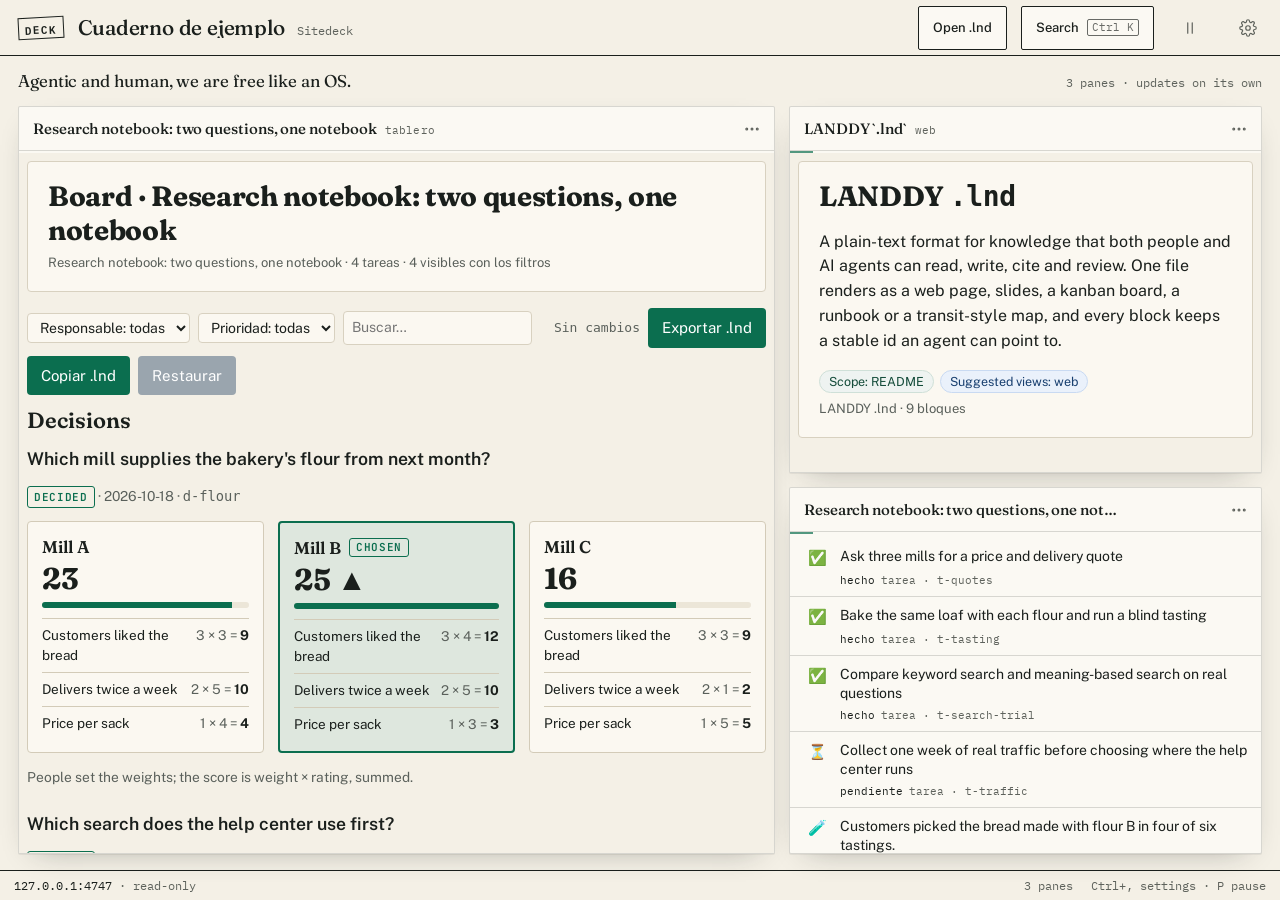
<file: visor/sitedeck.html>
<!doctype html>
<html lang="es">
<head>
<meta charset="utf-8">
<meta http-equiv="Content-Security-Policy" content="default-src 'none'; script-src 'sha256-2HYio67MY38e57Yyw/ddu1Nld7rJWtgSaltAj1pg4nI=' 'self'; style-src 'unsafe-inline'; img-src 'self' data: blob:; font-src 'self'; frame-src 'self'; connect-src 'none'; object-src 'none'; base-uri 'none'; form-action 'none'">
<meta name="referrer" content="no-referrer">
<meta name="viewport" content="width=device-width, initial-scale=1, viewport-fit=cover">
<title>Sitedeck</title>
<style>
@font-face{font-family:"Fraunces";src:url("fonts/fraunces.woff2") format("woff2");font-weight:300 700;font-display:swap}
@font-face{font-family:"Public Sans";src:url("fonts/publicsans.woff2") format("woff2");font-weight:100 900;font-display:swap}
@font-face{font-family:"IBM Plex Mono";src:url("fonts/ibmplexmono-regular.woff2") format("woff2");font-weight:400;font-display:swap}
@font-face{font-family:"IBM Plex Mono";src:url("fonts/ibmplexmono-semibold.woff2") format("woff2");font-weight:600;font-display:swap}
/* Tema por defecto: los mismos tokens que render-v2 (tokens.css), claro y noche según el sistema */
:root{color-scheme:light dark;
  --paper:#F4F0E6;--paper2:#ECE6D8;--card:#FBF9F3;--ink:#1A1F1C;--muted:#5E625C;--linea:rgba(26,31,28,.16);--regla:#1A1F1C;
  --accent:#0B6E4F;--on-accent:#FFFFFF;--copper:#C45C26;--copper-tx:#9E4419;
  --sombra:0 1px 0 rgba(26,31,28,.06),0 10px 30px -18px rgba(26,31,28,.45);
  --display:"Fraunces","Iowan Old Style","Palatino Linotype",Georgia,serif;
  --text:"Public Sans","Segoe UI","Noto Sans",system-ui,sans-serif;
  --mono:"IBM Plex Mono",ui-monospace,"DejaVu Sans Mono",monospace;
  --ease:cubic-bezier(.2,.7,.2,1);--radio:2px;--bw:1px;--dw:500}
@media (prefers-color-scheme:dark){body[data-tema=familia]{
  --paper:#14171A;--paper2:#191D21;--card:#1C2024;--ink:#E8E4D8;--muted:#A6ABA2;--linea:#353B41;--regla:#8C9189;
  --accent:#5FBF94;--on-accent:#0E1714;--copper:#E08A55;--copper-tx:#EE9A66;--sombra:0 1px 0 rgba(0,0,0,.3),0 12px 32px -16px rgba(0,0,0,.8)}}
/* Temas opcionales (tokens de render-v2) */
body[data-tema=neobrutalista]{--paper:#FFF4D6;--paper2:#FFE9B3;--card:#FFFFFF;--ink:#111111;--muted:#3D3D3D;--linea:#111111;--regla:#111111;--accent:#1F3BFF;--on-accent:#FFFFFF;--copper:#FF5C39;--copper-tx:#C2361A;--sombra:4px 4px 0 #111111;--radio:0;--bw:2px;--display:var(--text);--dw:800}
body[data-tema=retro]{--paper:#EFE6D2;--paper2:#E6DAC0;--card:#F7F0DF;--ink:#2B2118;--muted:#6B5B45;--linea:#CDBF9E;--regla:#2B2118;--accent:#9A3412;--on-accent:#FFFFFF;--copper:#4D7C0F;--copper-tx:#3F6510;--sombra:inset 0 0 0 3px #F7F0DF,inset 0 0 0 4px #CDBF9E;--radio:3px}
body[data-tema=cyberpunk]{color-scheme:dark;--paper:#0B0C10;--paper2:#101219;--card:#12141C;--ink:#E6F1FF;--muted:#9AA6C4;--linea:#2A2F45;--regla:#2A2F45;--accent:#00E5FF;--on-accent:#0B0C10;--copper:#FF2BD6;--copper-tx:#FF6BE3;--sombra:0 0 0 1px #2A2F45;--display:var(--mono);--dw:600}
*{box-sizing:border-box}
html,body{margin:0;height:100%;overflow:hidden}
body{background:var(--paper);color:var(--ink);font:15px/var(--lh,1.5) var(--text);display:grid;grid-template-rows:56px auto minmax(0,1fr) 30px;grid-template-columns:minmax(0,1fr);transition:background-color var(--t,.32s) var(--ease),color var(--t,.32s) var(--ease)}
button,select,input,textarea{font:inherit;color:inherit}
button{cursor:pointer}
:focus-visible{outline:2px solid var(--accent);outline-offset:2px}
.sr{position:absolute;width:1px;height:1px;overflow:hidden;clip:rect(0 0 0 0);white-space:nowrap}
.mono{font-family:var(--mono)}
/* barra superior: como #top de render-v2 */
#top{grid-row:1;display:flex;align-items:center;gap:14px;padding:0 10px 0 18px;border-bottom:1px solid var(--regla);background:var(--paper);min-width:0}
.sello{font:600 11px/1 var(--mono);letter-spacing:.08em;border:1.5px solid var(--ink);padding:5px 6px 4px;transform:rotate(-3deg);text-transform:uppercase;flex:none}
#titulo{min-width:0;flex:1;display:flex;align-items:baseline;gap:12px;white-space:nowrap;overflow:hidden}
#titulo b{font:var(--dw) 21px/1 var(--display);letter-spacing:-.01em;overflow:hidden;text-overflow:ellipsis;font-variation-settings:"opsz" 30}
#titulo span{font:12px var(--mono);color:var(--muted)}
.btn{min-height:44px;border:1px solid var(--ink);background:var(--card);padding:0 14px;font:500 13px/1 var(--text);border-radius:var(--radio);display:inline-flex;align-items:center;gap:8px;white-space:nowrap}
.btn:hover{background:var(--ink);color:var(--paper)}
.btn.pri{background:var(--accent);border-color:var(--accent);color:var(--on-accent)}
.btn.pri:hover{filter:brightness(1.08)}
.btn kbd,.kb{font:11px/1 var(--mono);opacity:.65;border:1px solid currentColor;border-radius:2px;padding:2px 4px}
.ib{width:44px;height:44px;flex:none;display:grid;place-items:center;border:1px solid transparent;background:none;border-radius:var(--radio);color:var(--muted);padding:0}
.ib:hover{color:var(--ink);border-color:var(--linea)}
.ib svg{width:18px;height:18px;stroke:currentColor;fill:none;stroke-width:1.6;stroke-linecap:round;stroke-linejoin:round}
/* línea del lema */
#lema{grid-row:2;display:flex;align-items:baseline;justify-content:space-between;gap:16px;padding:14px 18px 2px;min-width:0}
#lema p{margin:0;font:400 17px/1.3 var(--display);letter-spacing:-.005em;color:var(--ink);font-variation-settings:"opsz" 24}
#lema small{font:12px var(--mono);color:var(--muted);white-space:nowrap}
#tabs{display:none}
/* rejilla */
#rejilla{grid-row:3;display:grid;gap:14px;padding:12px 18px 16px;min-height:0;grid-auto-rows:minmax(0,1fr)}
#rejilla[data-preset="1"]{grid-template-columns:minmax(0,1fr)}
#rejilla[data-preset="2c"],#rejilla[data-preset="2x2"]{grid-template-columns:repeat(2,minmax(0,1fr))}
#rejilla[data-preset="3c"]{grid-template-columns:repeat(3,minmax(0,1fr))}
#rejilla[data-preset="foco"]{grid-template-columns:minmax(0,1.6fr) minmax(0,1fr)}
#rejilla[data-preset="foco"] .panel:first-child{grid-row:1 / span var(--n,2)}
#rejilla:not([data-preset="1"]) .panel.ancho{grid-column:span 2}
.panel{position:relative;background:var(--card);border:var(--bw) solid var(--linea);border-radius:var(--radio);box-shadow:var(--sombra);display:grid;grid-template-rows:44px 2px minmax(0,1fr);min-width:0;min-height:0;overflow:hidden;animation:entra var(--t-med,.32s) var(--ease) both}
.panel:nth-child(2){animation-delay:60ms}.panel:nth-child(3){animation-delay:120ms}.panel:nth-child(4){animation-delay:180ms}
@keyframes entra{from{opacity:0;transform:translateY(6px)}to{opacity:1;transform:none}}
body[data-tema=cyberpunk] .panel:focus-within{box-shadow:0 0 0 1px var(--accent),0 0 18px -6px var(--accent)}
.ph{grid-row:1;display:flex;align-items:center;gap:6px;padding:0 0 0 14px;border-bottom:1px solid var(--linea);min-width:0}
.ph .tit{flex:1;min-width:0;white-space:nowrap;overflow:hidden;text-overflow:ellipsis;font:var(--dw) 15px/1 var(--display);letter-spacing:-.005em}
.ph .tit span{font:11px var(--mono);color:var(--muted);margin-left:8px;letter-spacing:.02em}
.ph .acc{display:flex;align-items:center;opacity:0;transition:opacity .16s var(--ease)}
.panel:hover .acc,.panel:focus-within .acc,.panel.menu-on .acc{opacity:1}
@media (hover:none){.ph .acc{opacity:1}}
.reloj{grid-row:2;position:relative}
.reloj i{position:absolute;inset:0 auto 0 0;width:0;background:var(--accent);opacity:.7}
.cuerpo{grid-row:3;position:relative;min-height:0;overflow:auto;overscroll-behavior:contain}
.cuerpo iframe{position:absolute;inset:0;width:100%;height:100%;border:0;display:block;background:var(--paper)}
.cuerpo.fade{animation:fade .3s var(--ease)}
@keyframes fade{from{opacity:.35}to{opacity:1}}
.menu{position:absolute;right:6px;top:44px;z-index:5;min-width:220px;background:var(--card);border:1px solid var(--ink);border-radius:var(--radio);box-shadow:var(--sombra);padding:6px;display:none}
.panel.menu-on .menu{display:grid}
.menu button,.menu label{min-height:44px;display:flex;align-items:center;gap:10px;padding:0 10px;border:0;background:none;text-align:left;font-size:14px;border-radius:var(--radio)}
.menu button:hover{background:var(--paper2)}
.menu label{justify-content:space-between;color:var(--muted);font-size:13px}
.menu select{min-height:36px;border:1px solid var(--linea);background:var(--paper);border-radius:var(--radio);padding:0 6px;color:var(--ink)}
.menu hr{border:0;border-top:1px solid var(--linea);margin:4px 0}
/* renderer mínimo */
.mini{padding:16px 18px 24px;max-width:760px}
.mini h1{font:var(--dw) 24px/1.15 var(--display);margin:0 0 8px;letter-spacing:-.01em}
.mini h2{font:var(--dw) 18px/1.2 var(--display);margin:22px 0 6px}
.mini h3{font:600 14px/1.3 var(--text);margin:12px 0 4px}
.mini p{margin:4px 0 8px}
.mini code{font:12.5px var(--mono);background:var(--paper2);padding:0 3px;border-radius:2px}
.mini table{border-collapse:collapse;font-size:13px;margin:6px 0 12px;width:100%}
.mini th,.mini td{border-bottom:1px solid var(--linea);padding:5px 6px;text-align:left;vertical-align:top}
.bloque{border-left:2px solid var(--linea);padding:2px 12px;margin:10px 0}
.bloque .tipo{font:600 10.5px var(--mono);text-transform:uppercase;letter-spacing:.08em;color:var(--muted)}
pre.fuente{margin:0;padding:14px 16px;font:12.5px/1.55 var(--mono);white-space:pre-wrap;word-break:break-word}
.tablero{display:grid;grid-auto-flow:column;grid-auto-columns:minmax(180px,1fr);gap:12px;padding:14px;align-items:start}
.col h3{font:600 11px var(--mono);text-transform:uppercase;letter-spacing:.08em;color:var(--muted);margin:0 0 8px;display:flex;justify-content:space-between}
.tj{background:var(--paper);border:1px solid var(--linea);border-radius:var(--radio);padding:8px 10px;margin-bottom:8px;font-size:13px}
.tj .meta,.feed .meta{font:11px var(--mono);color:var(--muted);margin-top:3px}
.feed{list-style:none;margin:0;padding:4px 0}
.feed li{display:grid;grid-template-columns:28px minmax(0,1fr);gap:2px 8px;padding:9px 14px;border-bottom:1px solid var(--linea)}
.feed .mk{font-size:15px;line-height:1.4;text-align:center}
.feed .t{font-size:14px;line-height:1.35}
.feed .meta{grid-column:2}
.feed li.nuevo{animation:nuevo 1.2s var(--ease)}
@keyframes nuevo{from{background:color-mix(in srgb,var(--accent) 16%,transparent)}to{background:transparent}}
.galeria{height:100%;display:grid;grid-template-rows:minmax(0,1fr) 28px}
.diapo{display:grid;padding:14px;min-height:0;overflow:hidden}
.diapo img{max-width:100%;max-height:100%;object-fit:contain;margin:auto}
.tarjeta{border:1px solid var(--linea);border-radius:var(--radio);padding:40px 22px 22px;display:flex;flex-direction:column;justify-content:flex-end;background:var(--paper);position:relative;overflow:hidden;min-height:0}
.tarjeta .n{position:absolute;top:14px;left:20px;font:12px var(--mono);color:var(--muted)}
.tarjeta h2{font:var(--dw) clamp(18px,2vw,28px)/1.15 var(--display);margin:0 0 8px;letter-spacing:-.01em;overflow:hidden;display:-webkit-box;-webkit-line-clamp:4;-webkit-box-orient:vertical}
.tarjeta p{margin:0;color:var(--muted);max-width:60ch}
.puntos{display:flex;gap:5px;justify-content:center;align-items:center}
.puntos i{width:5px;height:5px;border-radius:50%;background:var(--linea)}
.puntos i.on{background:var(--accent)}
.vacio{padding:18px;color:var(--muted)}
/* inicio vacío */
#inicio{grid-row:3;display:none;overflow:auto;padding:8vh 18px 24px}
body.sin-paneles #inicio{display:block}
body.sin-paneles #rejilla{display:none}
#inicio .caja{max-width:640px;margin:0 auto}
#inicio h2{font:var(--dw) clamp(28px,5vw,40px)/1.1 var(--display);margin:0 0 12px;letter-spacing:-.015em}
#inicio p{color:var(--muted);margin:0 0 22px;max-width:52ch}
#inicio .acciones{display:flex;gap:10px;flex-wrap:wrap;margin-bottom:28px}
#inicio ul{list-style:none;margin:0;padding:0;border-top:1px solid var(--linea)}
#inicio li button{width:100%;min-height:48px;display:flex;justify-content:space-between;align-items:center;gap:12px;border:0;border-bottom:1px solid var(--linea);background:none;padding:0 4px;text-align:left;font-size:15px}
#inicio li button:hover{background:var(--paper2)}
#inicio li span{font:12px var(--mono);color:var(--muted)}
/* barra de estado: como #estado de render-v2 */
#estado{grid-row:4;display:flex;align-items:center;gap:18px;padding:0 14px;border-top:1px solid var(--regla);font:12px/1 var(--mono);color:var(--muted);white-space:nowrap;overflow:hidden;background:var(--paper)}
#estado .sp{flex:1}
#estado b{font-weight:400;color:var(--ink)}
#estado .alerta{color:var(--copper-tx)}
/* ajustes: pantalla con secciones */
#ajustes{position:fixed;inset:0;z-index:20;background:var(--paper);display:grid;grid-template-rows:56px minmax(0,1fr);opacity:0;visibility:hidden;transform:translateY(8px);transition:opacity .2s var(--ease),transform .2s var(--ease),visibility 0s .2s}
#ajustes.on{opacity:1;visibility:visible;transform:none;transition:opacity .2s var(--ease),transform .2s var(--ease)}
#ajustes>header{display:flex;align-items:center;gap:14px;padding:0 10px 0 18px;border-bottom:1px solid var(--regla)}
#ajustes>header h2{font:var(--dw) 21px/1 var(--display);margin:0;flex:1;letter-spacing:-.01em}
.aj-cuerpo{display:grid;grid-template-columns:220px minmax(0,1fr);min-height:0}
.aj-tabs{border-right:1px solid var(--linea);padding:14px 10px;display:flex;flex-direction:column;gap:2px;overflow:auto}
.aj-tabs button{min-height:44px;border:0;background:none;text-align:left;padding:0 12px;border-radius:var(--radio);font-size:14px;color:var(--muted);border-left:2px solid transparent}
.aj-tabs button[aria-selected=true]{color:var(--ink);border-left-color:var(--accent);background:var(--card)}
.aj-tabs button:hover{color:var(--ink)}
.aj-panel{overflow:auto;padding:22px 28px 40px}
.aj-panel section{display:none;max-width:720px}
.aj-panel section.on{display:block}
.aj-panel h3{font:var(--dw) 22px/1.2 var(--display);margin:0 0 4px;letter-spacing:-.01em}
.aj-panel .intro{color:var(--muted);margin:0 0 18px;max-width:60ch}
.campo{display:grid;gap:5px;margin:0 0 16px}
.campo>span{font:600 11px var(--mono);text-transform:uppercase;letter-spacing:.08em;color:var(--muted)}
.campo input[type=text],.campo input[type=number],.campo textarea,.campo select{min-height:44px;background:var(--card);border:1px solid var(--linea);border-radius:var(--radio);padding:8px 10px;color:var(--ink);font:14px var(--mono);width:100%}
.campo textarea{min-height:96px;resize:vertical}
.campo small{color:var(--muted);font-size:12.5px}
.chk{display:flex;align-items:center;gap:10px;min-height:44px;font-size:14px}
.chk input{width:20px;height:20px;accent-color:var(--accent)}
.aviso{color:var(--copper-tx);font-weight:600;font-size:13px;margin:-8px 0 16px}
.opciones{display:grid;grid-template-columns:repeat(auto-fill,minmax(150px,1fr));gap:10px;margin:0 0 18px}
.op{min-height:44px;border:1px solid var(--linea);background:var(--card);border-radius:var(--radio);padding:10px 12px;text-align:left;display:grid;gap:6px}
.op[aria-pressed=true]{border-color:var(--accent);box-shadow:inset 0 0 0 1px var(--accent)}
.op b{font-weight:600;font-size:14px}
.op small{color:var(--muted);font-size:12px}
.muestra{display:flex;gap:4px}.muestra i{width:18px;height:18px;border-radius:2px;border:1px solid rgba(0,0,0,.15)}
.esq{display:grid;gap:3px;height:34px}.esq i{background:var(--paper2);border:1px solid var(--linea)}
.pfila{border:1px solid var(--linea);border-radius:var(--radio);background:var(--card);padding:12px 14px;margin:0 0 12px}
.pfila>header{display:flex;align-items:center;gap:8px;margin:0 0 8px}
.pfila>header b{flex:1;font:var(--dw) 16px var(--display);min-width:0;overflow:hidden;text-overflow:ellipsis;white-space:nowrap}
.pgrid{display:grid;grid-template-columns:repeat(auto-fill,minmax(150px,1fr));gap:0 12px}
.pgrid .campo{margin-bottom:10px}
.pfila.destacada{border-color:var(--accent)}
.fila-btn{display:flex;gap:10px;flex-wrap:wrap;margin:6px 0 0}
dl.atajos{display:grid;grid-template-columns:auto 1fr;gap:10px 18px;margin:0}
dl.atajos dt{font:12px var(--mono)}dl.atajos dd{margin:0;color:var(--muted)}
/* paleta Ctrl K */
#paleta{position:fixed;inset:0;z-index:30;background:rgba(20,23,26,.32);display:none;align-items:flex-start;justify-content:center;padding:12vh 14px 14px}
#paleta.on{display:flex}
#paleta .caja{width:min(560px,100%);background:var(--card);border:1px solid var(--ink);border-radius:var(--radio);box-shadow:var(--sombra);overflow:hidden}
#paleta input{width:100%;min-height:52px;border:0;border-bottom:1px solid var(--linea);background:none;padding:0 16px;font:16px var(--text);outline:none;color:var(--ink)}
#paleta ul{list-style:none;margin:0;padding:6px;max-height:50vh;overflow:auto}
#paleta li{min-height:44px;display:flex;align-items:center;justify-content:space-between;padding:0 10px;border-radius:var(--radio);cursor:pointer;font-size:14px}
#paleta li[aria-selected=true]{background:var(--paper2)}
#paleta li span{font:11px var(--mono);color:var(--muted)}
.toast{position:fixed;left:50%;bottom:44px;transform:translateX(-50%);background:var(--ink);color:var(--paper);padding:9px 14px;border-radius:var(--radio);font-size:13px;opacity:0;transition:opacity .2s;pointer-events:none;z-index:40;max-width:calc(100vw - 28px)}
.toast.on{opacity:1}
body[data-tema=retro]::after{content:"";position:fixed;inset:0;pointer-events:none;background:repeating-linear-gradient(0deg,rgba(43,33,24,.025) 0 1px,transparent 1px 3px);z-index:50}
/* tableta: dos columnas */
@media (max-width:1024px){#rejilla[data-preset]{grid-template-columns:repeat(2,minmax(0,1fr));grid-auto-rows:minmax(320px,1fr);overflow:auto}#rejilla[data-preset] .panel:first-child{grid-row:auto}#rejilla[data-preset="1"]{grid-template-columns:minmax(0,1fr)}.ocultable{display:none}}
/* móvil: un panel a la vez, con pestañas y deslizar */
@media (max-width:640px){
  body{grid-template-rows:56px auto auto minmax(0,1fr) 30px}
  #top{padding:0 4px 0 14px;gap:8px}#titulo span{display:none}#titulo b{font-size:19px}
  #lema{padding:10px 14px 0}#lema p{font-size:15px}#lema small{display:none}
  #tabs{grid-row:3;display:flex;gap:4px;overflow-x:auto;padding:8px 14px 0;scrollbar-width:none}
  #tabs::-webkit-scrollbar{display:none}
  #tabs button{flex:none;min-height:44px;border:1px solid var(--linea);background:var(--card);border-radius:var(--radio);padding:0 12px;font-size:13px;max-width:60vw;overflow:hidden;text-overflow:ellipsis;white-space:nowrap}
  #tabs button[aria-selected=true]{border-color:var(--ink);background:var(--ink);color:var(--paper)}
  #rejilla[data-preset],#inicio{grid-row:4}#estado{grid-row:5}
  #rejilla[data-preset]{display:flex;overflow-x:auto;overflow-y:hidden;scroll-snap-type:x mandatory;gap:12px;padding:10px 14px 12px;scrollbar-width:none}
  #rejilla::-webkit-scrollbar{display:none}
  #rejilla[data-preset] .panel{flex:0 0 100%;scroll-snap-align:center;animation:none}
  #estado{gap:12px}.ocultable-m{display:none}
  .aj-cuerpo{grid-template-columns:minmax(0,1fr);grid-template-rows:auto minmax(0,1fr)}
  .aj-tabs{flex-direction:row;border-right:0;border-bottom:1px solid var(--linea);padding:6px 10px;scrollbar-width:none}
  .aj-tabs button{flex:none;border-left:0;border-bottom:2px solid transparent}
  .aj-tabs button[aria-selected=true]{border-bottom-color:var(--accent)}
  .aj-panel{padding:18px 14px 40px}
}
@media (prefers-reduced-motion:reduce){*,*::before,*::after{animation:none!important;transition:none!important;scroll-behavior:auto!important}}
#top .ib[aria-pressed=true]{color:var(--accent);border-color:var(--linea)}
#estado .pausa{color:var(--copper-tx)}
.panel.pausado .reloj i{background:var(--muted)}
.ph .pz{font:11px var(--mono);color:var(--copper-tx);margin-left:6px}
.feed .est{font:11px var(--mono);color:var(--ink);margin-right:6px}
/* apariencia */
.opciones.temas{grid-template-columns:repeat(auto-fill,minmax(132px,1fr))}
.op.sw{padding:8px;gap:6px}.op.sw .prev{display:flex;align-items:center;gap:5px;height:44px;padding:0 10px;border-radius:var(--radio);border:1px solid rgba(127,127,127,.35)}
.op.sw .prev span{font:600 18px/1 var(--display);flex:1}.op.sw .prev i{width:12px;height:12px;border-radius:50%}
.acentos{display:flex;flex-wrap:wrap;gap:8px;align-items:center;margin:0 0 16px}
.acc-lista{display:flex;flex-wrap:wrap;gap:6px}
.acc-sw{min-width:44px;min-height:44px;border:1px solid var(--linea);background:var(--card);border-radius:var(--radio);display:grid;place-items:center;padding:0 8px;font-size:13px}
.acc-sw i{width:22px;height:22px;border-radius:50%;display:block}.acc-sw[aria-pressed=true]{border-color:var(--ink);box-shadow:inset 0 0 0 1px var(--ink)}
label.color{display:inline-flex;align-items:center;gap:8px;min-height:44px;border:1px solid var(--linea);background:var(--card);border-radius:var(--radio);padding:0 10px 0 4px;font-size:13px;cursor:pointer}
label.color input{width:44px;height:36px;border:0;padding:0;background:none;cursor:pointer}
label.color:focus-within{outline:2px solid var(--accent);outline-offset:2px}
details.avanzado{border-top:1px solid var(--linea);margin:6px 0 14px;padding-top:4px}
details.avanzado summary{min-height:44px;display:flex;align-items:center;cursor:pointer;font:600 11px var(--mono);text-transform:uppercase;letter-spacing:.08em;color:var(--muted)}
details.avanzado[open] summary{margin-bottom:8px}
.campo input[type=range]{min-height:44px;width:100%;accent-color:var(--accent)}
.campo output{font:inherit;color:var(--ink)}
.nota{display:block;color:var(--muted);font-size:12.5px;margin:-6px 0 12px}
.cuerpo>:not(iframe){zoom:var(--escala,1)}
body.denso #rejilla{gap:8px;padding:8px 10px 10px}body.denso .feed li{padding:5px 10px}body.denso .mini{padding:10px 12px 16px}body.denso .tablero{gap:8px;padding:8px}body.denso .tj{padding:5px 8px;margin-bottom:5px}
body.quieto *,body.quieto *::before,body.quieto *::after{animation:none!important;transition:none!important;scroll-behavior:auto!important}
</style>
</head>
<body data-tema="familia">
<a class="sr" href="#rejilla" data-i="saltar">Ir a los paneles</a>
<header id="top">
  <span class="sello" aria-hidden="true">deck</span>
  <div id="titulo"><b id="nombre-deck">Sitedeck</b><span>Sitedeck</span></div>
  <button class="btn ocultable" id="abrir-lnd" type="button" data-i="abrir_lnd">Abrir .lnd</button>
  <button class="btn ocultable" id="btn-paleta" type="button" aria-haspopup="dialog"><span data-i="buscar">Buscar</span> <kbd>Ctrl K</kbd></button>
  <button class="ib" id="btn-pausa" type="button" aria-pressed="false" data-i-al="pausa_al" data-i-ti="pausa_al"><svg viewBox="0 0 24 24" class="i-pausa"><path d="M9 5v14M15 5v14"/></svg></button>
  <button class="ib" id="btn-ajustes" type="button" data-i-al="ajustes_al" data-i-ti="ajustes_al" aria-haspopup="dialog" aria-controls="ajustes"><svg viewBox="0 0 24 24"><circle cx="12" cy="12" r="3"/><path d="M19.4 15a1.7 1.7 0 0 0 .3 1.8l.1.1a2 2 0 1 1-2.8 2.8l-.1-.1a1.7 1.7 0 0 0-1.8-.3 1.7 1.7 0 0 0-1 1.5V21a2 2 0 1 1-4 0v-.1a1.7 1.7 0 0 0-1.1-1.5 1.7 1.7 0 0 0-1.8.3l-.1.1a2 2 0 1 1-2.8-2.8l.1-.1a1.7 1.7 0 0 0 .3-1.8 1.7 1.7 0 0 0-1.5-1H3a2 2 0 1 1 0-4h.1a1.7 1.7 0 0 0 1.5-1.1 1.7 1.7 0 0 0-.3-1.8l-.1-.1a2 2 0 1 1 2.8-2.8l.1.1a1.7 1.7 0 0 0 1.8.3H9a1.7 1.7 0 0 0 1-1.5V3a2 2 0 1 1 4 0v.1a1.7 1.7 0 0 0 1 1.5 1.7 1.7 0 0 0 1.8-.3l.1-.1a2 2 0 1 1 2.8 2.8l-.1.1a1.7 1.7 0 0 0-.3 1.8V9a1.7 1.7 0 0 0 1.5 1H21a2 2 0 1 1 0 4h-.1a1.7 1.7 0 0 0-1.5 1z"/></svg></button>
</header>
<div id="lema"><p data-i="lema">Agentic y human, somos libres como un OS.</p><small id="lema-info"></small></div>
<nav id="tabs" role="tablist" data-i-al="paneles"></nav>
<main id="rejilla" data-preset="foco" data-i-al="paneles"></main>
<section id="inicio" data-i-al="empezar">
  <div class="caja">
    <h2 data-i="inicio_h">Abre un .lnd y míralo vivo.</h2>
    <p data-i="inicio_p">Un deck reúne varios documentos en paneles que se actualizan solos. Empieza con un archivo de tu disco o con el deck de ejemplo.</p>
    <div class="acciones"><button class="btn pri" type="button" id="inicio-abrir" data-i="inicio_abrir">Abrir un .lnd</button><button class="btn" type="button" id="inicio-ejemplo" data-i="inicio_ejemplo">Usar el deck de ejemplo</button></div>
    <ul id="inicio-lista"></ul>
  </div>
</section>
<footer id="estado"><span id="est-srv"></span><span id="est-pausa" class="pausa"></span><span class="sp"></span><span id="est-paneles" class="ocultable-m"></span><span class="ocultable-m" data-i="atajo_aj">Ctrl+, ajustes · P pausa</span></footer>
<input type="file" id="file-lnd" accept=".lnd,.md,.txt" class="sr" tabindex="-1" aria-hidden="true">
<input type="file" id="file-deck" accept=".lnd" class="sr" tabindex="-1" aria-hidden="true">
<input type="file" id="file-tema" accept=".json,application/json" class="sr" tabindex="-1" aria-hidden="true">

<div id="ajustes" role="dialog" aria-modal="true" aria-labelledby="aj-titulo" aria-hidden="true" inert>
  <header><span class="sello" aria-hidden="true">deck</span><h2 id="aj-titulo" data-i="ajustes">Ajustes</h2><button class="btn" type="button" id="cerrar-ajustes"><span data-i="listo">Listo</span> <kbd>Esc</kbd></button></header>
  <div class="aj-cuerpo">
    <nav class="aj-tabs" role="tablist" data-i-al="secciones">
      <button type="button" role="tab" data-tab="deck" aria-selected="true" data-i="t_deck">Deck</button>
      <button type="button" role="tab" data-tab="paneles" aria-selected="false" data-i="t_paneles">Paneles y tiempos</button>
      <button type="button" role="tab" data-tab="apariencia" aria-selected="false" data-i="t_apariencia">Apariencia</button>
      <button type="button" role="tab" data-tab="servidor" aria-selected="false" data-i="t_servidor">Servidor y MCP</button>
      <button type="button" role="tab" data-tab="archivos" aria-selected="false" data-i="t_archivos">Archivos y Git</button>
      <button type="button" role="tab" data-tab="entorno" aria-selected="false" data-i="t_entorno">Entorno</button>
      <button type="button" role="tab" data-tab="atajos" aria-selected="false" data-i="t_atajos">Atajos</button>
    </nav>
    <form class="aj-panel" id="form-config" autocomplete="off">
      <section data-sec="deck" class="on" role="tabpanel">
        <h3 data-i="t_deck">Deck</h3><p class="intro" data-i="deck_intro"></p>
        <label class="campo"><span data-i="nombre">Nombre</span><input type="text" name="nombre"></label>
        <label class="campo"><span data-i="idioma">Idioma</span><select name="idioma"><option value="es">Español</option><option value="en">English</option><option value="zh">中文</option></select></label>
        <label class="campo"><span data-i="conjunto">Conjunto de demos</span><select name="conjunto"><option value="publico" data-i="publico">Público</option></select><small data-i="conjunto_n"></small></label>
        <div class="fila-btn"><button class="btn pri" type="button" id="exportar" data-i="exportar">Exportar deck.lnd</button><button class="btn" type="button" id="importar" data-i="importar">Importar deck.lnd</button><button class="btn" type="button" id="restablecer" data-i="restablecer">Volver al ejemplo</button><button class="btn" type="button" id="vaciar" data-i="vaciar">Empezar vacío</button></div>
      </section>
      <section data-sec="paneles" role="tabpanel">
        <h3 data-i="t_paneles">Paneles y tiempos</h3><p class="intro" data-i="paneles_intro"></p>
        <label class="chk"><input type="checkbox" name="pausa_global"> <span data-i="pausa_todo">Pausar todo (refresco y rotación)</span></label>
        <div id="lista-paneles"></div>
        <div class="fila-btn"><button class="btn" type="button" data-agregar="render" data-i="add_render">+ Render</button><button class="btn" type="button" data-agregar="feed" data-i="add_feed">+ Feed</button><button class="btn" type="button" data-agregar="galeria" data-i="add_galeria">+ Galería</button><button class="btn" type="button" data-agregar="archivo" data-i="add_archivo">+ Archivo del disco</button></div>
      </section>
      <section data-sec="apariencia" role="tabpanel">
        <h3 data-i="t_apariencia">Apariencia</h3><p class="intro" data-i="apariencia_intro"></p>
        <div class="campo"><span data-i="tema">Tema</span></div><div class="opciones temas" id="op-temas"></div>
        <div id="ap-ctrl">
          <label class="chk"><input type="checkbox" name="ap_auto"> <span data-i="ap_auto">Claro u oscuro automático (sigue al sistema)</span></label>
          <div class="campo"><span data-i="ap_acento">Color de acento</span></div>
          <div class="acentos"><label class="color"><input type="color" name="ap_color" data-i-al="ap_acento"><span data-i="ap_elegir">Elegir</span></label><div id="ap-acentos" class="acc-lista" role="group" data-i-al="ap_acentos"></div></div>
          <p class="aviso" id="ap-aviso" role="status" hidden></p>
          <details class="avanzado"><summary data-i="ap_avanzado">Avanzado</summary>
            <div class="pgrid">
              <label class="campo"><span data-i="ap_letra">Letra</span><select name="ap_letra"><option value="" data-i="ap_del_tema">Del tema</option><option value="publicsans">Public Sans</option><option value="fraunces">Fraunces</option><option value="plexmono">IBM Plex Mono</option><option value="sistema" data-i="ap_letra_sis">Del sistema</option><option value="serif" data-i="ap_letra_serif">Serif del sistema</option></select></label>
              <label class="campo"><span><span data-i="ap_tamano">Tamaño en los paneles</span> · <output id="ap-escala-v">100 %</output></span><input type="range" name="ap_escala" min="85" max="140" step="5"></label>
              <label class="campo"><span><span data-i="ap_interlineado">Interlineado</span> · <output id="ap-lh-v">1.50</output></span><input type="range" name="ap_interlineado" min="1.2" max="2" step="0.05"></label>
              <label class="campo"><span><span data-i="ap_tono">Tono del fondo</span> · <output id="ap-tono-v">0</output></span><input type="range" name="ap_tono" min="-10" max="10" step="1"><small data-i="ap_tono_n">− frío · + cálido</small></label>
              <label class="campo"><span data-i="ap_densidad">Densidad</span><select name="ap_densidad"><option value="comoda" data-i="ap_comoda">Cómoda</option><option value="compacta" data-i="ap_compacta">Compacta</option></select></label>
              <label class="campo"><span data-i="ap_esquinas">Esquinas</span><select name="ap_esquinas"><option value="" data-i="ap_del_tema">Del tema</option><option value="rectas" data-i="ap_rectas">Rectas</option><option value="suaves" data-i="ap_suaves">Suaves</option><option value="redondas" data-i="ap_redondas">Redondas</option></select></label>
            </div>
            <label class="chk"><input type="checkbox" name="ap_mov"> <span data-i="ap_mov">Animaciones</span></label><small class="nota" data-i="ap_mov_n">Si el sistema pide reducir el movimiento, quedan apagadas.</small>
          </details>
          <div class="fila-btn"><button class="btn" type="button" id="ap-exportar" data-i="ap_exportar">Exportar tema</button><button class="btn" type="button" id="ap-importar" data-i="ap_importar">Importar tema</button><button class="btn" type="button" id="ap-reset" data-i="ap_reset">Restablecer apariencia</button></div>
        </div>
        <div class="campo"><span data-i="rejilla">Rejilla en escritorio</span><small data-i="rejilla_n"></small></div><div class="opciones" id="op-rejillas"></div>
        <label class="chk"><input type="checkbox" name="embed"> <span data-i="embed">Ocultar la barra de render-v2 en los paneles (?embed=1)</span></label>
      </section>
      <section data-sec="servidor" role="tabpanel">
        <h3 data-i="t_servidor">Servidor y MCP</h3><p class="intro" data-i="servidor_intro"></p>
        <label class="campo"><span data-i="puerto">Puerto</span><input type="number" name="puerto" min="1024" max="65535"></label>
        <label class="campo"><span data-i="interfaz">Interfaz</span><input type="text" name="interfaz"></label>
        <p class="aviso" id="aviso-red" hidden data-i="aviso_red"></p>
        <label class="campo"><span data-i="mcp">Endpoint MCP</span><input type="text" name="mcp"></label>
        <div class="campo"><span data-i="mcp_h">Herramientas MCP</span>
          <label class="chk"><input type="checkbox" name="mcp_leer"> <span data-i="h_leer">leer</span></label>
          <label class="chk"><input type="checkbox" name="mcp_buscar"> <span data-i="h_buscar">buscar</span></label>
          <label class="chk"><input type="checkbox" name="mcp_proponer"> <span data-i="h_proponer">proponer</span></label></div>
        <label class="campo"><span data-i="ucan">Permiso UCAN</span><input type="text" name="ucan" data-i-ph="ucan_ph"><small data-i="ucan_n"></small></label>
      </section>
      <section data-sec="archivos" role="tabpanel">
        <h3 data-i="t_archivos">Archivos y Git</h3><p class="intro" data-i="archivos_intro"></p>
        <label class="campo"><span>WebDAV</span><input type="text" name="webdav"></label>
        <label class="campo"><span data-i="volumenes">Volúmenes</span><textarea name="volumenes"></textarea><small data-i="volumenes_n"></small></label>
        <label class="campo"><span data-i="git">URL de Git</span><input type="text" name="git"></label>
      </section>
      <section data-sec="entorno" role="tabpanel">
        <h3 data-i="t_entorno">Entorno</h3><p class="intro" data-i="entorno_intro"></p>
        <label class="campo"><span data-i="variables">Variables</span><textarea name="env"></textarea><small data-i="env_n"></small></label>
      </section>
      <section data-sec="atajos" role="tabpanel">
        <h3 data-i="t_atajos">Atajos</h3><p class="intro" data-i="atajos_intro"></p>
        <dl class="atajos"><dt>Ctrl+,</dt><dd data-i="k_aj"></dd><dt>Ctrl K</dt><dd data-i="k_pal"></dd><dt>P</dt><dd data-i="k_pausa"></dd><dt>Esc</dt><dd data-i="k_esc"></dd><dt>1 … 9</dt><dd data-i="k_num"></dd></dl>
      </section>
    </form>
  </div>
</div>
<div id="paleta" role="dialog" aria-modal="true" data-i-al="buscar" inert><div class="caja"><input id="pal-q" type="text" data-i-ph="pal_ph" data-i-al="buscar" role="combobox" aria-expanded="true" aria-controls="pal-lista" autocomplete="off"><ul id="pal-lista" role="listbox"></ul></div></div>
<div class="toast" id="toast" role="status" aria-live="polite"></div>
<script>const TXT={
es:{saltar:"Ir a los paneles",abrir_lnd:"Abrir .lnd",buscar:"Buscar",pausa_al:"Pausar todo (P)",reanudar_al:"Reanudar (P)",ajustes_al:"Ajustes (Ctrl+,)",lema:"Agentic y human, somos libres como un OS.",paneles:"Paneles del deck",empezar:"Empezar",
 inicio_h:"Abre un .lnd y míralo vivo.",inicio_p:"Un deck reúne varios documentos en paneles que se actualizan solos. Empieza con un archivo de tu disco o con el deck de ejemplo.",inicio_abrir:"Abrir un .lnd",inicio_ejemplo:"Usar el deck de ejemplo",
 atajo_aj:"Ctrl+, ajustes · P pausa",ajustes:"Ajustes",listo:"Listo",secciones:"Secciones",t_deck:"Deck",t_paneles:"Paneles y tiempos",t_apariencia:"Apariencia",t_servidor:"Servidor y MCP",t_archivos:"Archivos y Git",t_entorno:"Entorno",t_atajos:"Atajos",
 deck_intro:"El nombre, el idioma y de dónde salen los demos. Todo queda en este navegador hasta que lo exportas como deck.lnd.",nombre:"Nombre",idioma:"Idioma",conjunto:"Conjunto de demos",publico:"Público",interno:"Interno",conjunto_n:"Cambiarlo recarga la página. Un deck importado nunca cambia este valor.",
 exportar:"Exportar deck.lnd",importar:"Importar deck.lnd",restablecer:"Volver al ejemplo",vaciar:"Empezar vacío",
 paneles_intro:"Cada panel muestra un documento. El refresco vuelve a leerlo; la rotación cambia de vista o de diapositiva. 0 = apagado.",pausa_todo:"Pausar todo (refresco y rotación)",add_render:"+ Render",add_feed:"+ Feed",add_galeria:"+ Galería",add_archivo:"+ Archivo del disco",
 apariencia_intro:"El tema pasa también a cada panel de render-v2. «Familia» es el de render-v2 y sigue el modo claro u oscuro del sistema.",tema:"Tema",rejilla:"Rejilla en escritorio",rejilla_n:"En tableta se ven dos columnas y en el teléfono un panel a la vez.",embed:"Ocultar la barra de render-v2 en los paneles (?embed=1)",
 servidor_intro:"Configuración para el mini-servidor del USB. El prototipo no abre puertos: la guarda y la exporta.",puerto:"Puerto",interfaz:"Interfaz",aviso_red:"Escucha fuera de localhost: cualquiera en la red puede leer el deck.",mcp:"Endpoint MCP",mcp_h:"Herramientas MCP",h_leer:"leer",h_buscar:"buscar",h_proponer:"proponer (rama y PR; pide permiso UCAN)",ucan:"Permiso UCAN para proponer",ucan_ph:"vacío = solo lectura",ucan_n:"Se exporta como referencia secret://, nunca el valor.",
 archivos_intro:"Qué carpetas del USB sirve el deck y a dónde van las propuestas.",volumenes:"Volúmenes",volumenes_n:"Uno por línea: nombre · ruta · permiso (lectura o propuesta).",git:"URL de Git",
 entorno_intro:"Variables para el servidor, una por línea con la forma CLAVE=valor.",variables:"Variables",env_n:"Los secretos van como secret://. Al exportar, un valor que no lo sea sale como secret://pendiente.",
 atajos_intro:"Para moverse sin el ratón.",k_aj:"Abrir o cerrar los ajustes",k_pal:"Buscar un documento, un tema o una acción",k_pausa:"Pausar o reanudar todo lo que se mueve",k_esc:"Cerrar lo que esté abierto",k_num:"Ir al panel N",pal_ph:"Documento, tema o acción…",
 tipo:"Tipo",fuente:"Fuente",vista:"Vista",refresco:"Refresco (s)",rotar_cada:"Rotar cada (s)",rotar:"Vistas que rotan",ancho:"Ancho doble",quitar:"Quitar",recargar:"Recargar",pausar_panel:"Pausar este panel",reanudar_panel:"Reanudar este panel",opciones:"Opciones del panel",mas_ajustes:"Más ajustes…",imagenes:"Elegir imágenes…",
 T_render:"Render",T_lnd:"Archivo",T_feed:"Feed",T_galeria:"Galería",P_1:"Uno",P_2c:"2 columnas",P_3c:"3 columnas",P_2x2:"2 × 2",P_foco:"Foco",
 TE_familia:"Familia",TE_familia_d:"El de render-v2",TE_neobrutalista:"Neobrutalista",TE_neobrutalista_d:"Bordes gruesos, sombra dura",TE_retro:"Retro",TE_retro_d:"Papel y serif",TE_cyberpunk:"Cyberpunk",TE_cyberpunk_d:"Noche y neón",
 TE_papel:"Papel",TE_papel_d:"Claro · neutro",TE_sepia:"Sepia",TE_sepia_d:"Claro · cálido",TE_pizarra:"Pizarra",TE_pizarra_d:"Oscuro · gris azulado",TE_medianoche:"Medianoche",TE_medianoche_d:"Oscuro · azul profundo",TE_bosque:"Bosque",TE_bosque_d:"Oscuro · verde",TE_oceano:"Océano",TE_oceano_d:"Claro · azul",TE_crepusculo:"Crepúsculo",TE_crepusculo_d:"Oscuro · violeta",TE_rosa:"Rosa",TE_rosa_d:"Claro · rosado",TE_arena:"Arena",TE_arena_d:"Claro · terracota",TE_mono:"Mono",TE_mono_d:"Claro · blanco y negro",TE_contraste:"Alto contraste",TE_contraste_d:"Negro, blanco y amarillo",ap_auto:"Claro u oscuro automático (sigue al sistema)",ap_acento:"Color de acento",ap_elegir:"Elegir",ap_acentos:"Acentos rápidos",ap_acento_tema:"Del tema",ap_avanzado:"Avanzado",ap_letra:"Letra",ap_del_tema:"Del tema",ap_letra_sis:"Del sistema",ap_letra_serif:"Serif del sistema",ap_tamano:"Tamaño en los paneles",ap_interlineado:"Interlineado",ap_tono:"Tono del fondo",ap_tono_n:"− frío · + cálido",ap_densidad:"Densidad",ap_comoda:"Cómoda",ap_compacta:"Compacta",ap_esquinas:"Esquinas",ap_rectas:"Rectas",ap_suaves:"Suaves",ap_redondas:"Redondas",ap_mov:"Animaciones",ap_mov_n:"Si el sistema pide reducir el movimiento, quedan apagadas.",ap_exportar:"Exportar tema",ap_importar:"Importar tema",ap_reset:"Restablecer apariencia",t_ap_reset:"Apariencia restablecida",t_ap_import:"Tema importado",t_ap_err:"Ese archivo no es un tema de Sitedeck",AC_verde:"Verde",AC_azul:"Azul",AC_violeta:"Violeta",AC_granate:"Granate",AC_ambar:"Ámbar",AC_turquesa:"Turquesa",ap_aviso:r=>`Contraste bajo (${r}:1): puede costar leerlo. AA pide 4.5:1 para texto y 3:1 para el acento.`,
 n_paneles:n=>`${n} paneles`,solo_lectura:"solo lectura",lee_propone:"lee y propone",en_pausa:"en pausa",pausado:"pausa",actualiza:"se actualiza solo",
 sin_feed:"Sin tareas, decisiones ni afirmaciones.",sin_tareas:"Este documento no tiene bloques @tarea.",releer:n=>`Vuelve a abrir ${n}: el navegador no guarda el acceso al disco entre sesiones.`,no_leer:"No se pudo leer la fuente: ",
 t_relee:"Se relee del disco cada 15 s",t_norelee:"Este navegador no relee el archivo: ábrelo de nuevo para ver cambios",t_export:"deck.lnd exportado",t_import:n=>`Deck «${n}» importado`,t_import_err:"No se pudo importar: ",t_interno_ign:"El deck pedía el conjunto interno: se ignoró",t_rest:"Deck de ejemplo restaurado",t_recarga:"Recargando…",t_sin_sidecar:"Sin sidecar de demos: uso la muestra incluida",t_pausa:"En pausa: nada se mueve hasta que reanudes (P)",t_reanuda:"Reanudado",
 a_ajustes:"Abrir ajustes",a_pausa:"Pausar o reanudar",a_add:"Agregar panel",a_tema:"Tema",a_rejilla:"Rejilla",a_doc:"Abrir en un panel",a_idioma:"Idioma",panel_n:n=>`Panel ${n}`},
en:{saltar:"Skip to panes",abrir_lnd:"Open .lnd",buscar:"Search",pausa_al:"Pause all (P)",reanudar_al:"Resume (P)",ajustes_al:"Settings (Ctrl+,)",lema:"Agentic and human, we are free like an OS.",paneles:"Deck panes",empezar:"Start",
 inicio_h:"Open a .lnd and watch it live.",inicio_p:"A deck puts several documents in panes that update on their own. Start with a file from your disk or with the sample deck.",inicio_abrir:"Open a .lnd",inicio_ejemplo:"Use the sample deck",
 atajo_aj:"Ctrl+, settings · P pause",ajustes:"Settings",listo:"Done",secciones:"Sections",t_deck:"Deck",t_paneles:"Panes and timers",t_apariencia:"Appearance",t_servidor:"Server and MCP",t_archivos:"Files and Git",t_entorno:"Environment",t_atajos:"Shortcuts",
 deck_intro:"Name, language and where the demos come from. Everything stays in this browser until you export it as deck.lnd.",nombre:"Name",idioma:"Language",conjunto:"Demo set",publico:"Public",interno:"Internal",conjunto_n:"Changing it reloads the page. An imported deck never changes this value.",
 exportar:"Export deck.lnd",importar:"Import deck.lnd",restablecer:"Back to the sample",vaciar:"Start empty",
 paneles_intro:"Each pane shows one document. Refresh reads it again; rotation switches view or slide. 0 = off.",pausa_todo:"Pause everything (refresh and rotation)",add_render:"+ Render",add_feed:"+ Feed",add_galeria:"+ Gallery",add_archivo:"+ File from disk",
 apariencia_intro:"The theme is also passed to every render-v2 pane. «Family» is render-v2's own and follows the system light or dark mode.",tema:"Theme",rejilla:"Desktop grid",rejilla_n:"Tablets show two columns and phones one pane at a time.",embed:"Hide the render-v2 bar in panes (?embed=1)",
 servidor_intro:"Settings for the mini-server on the USB stick. The prototype opens no ports: it stores and exports them.",puerto:"Port",interfaz:"Interface",aviso_red:"Listening outside localhost: anyone on the network can read the deck.",mcp:"MCP endpoint",mcp_h:"MCP tools",h_leer:"read",h_buscar:"search",h_proponer:"propose (branch and PR; needs a UCAN grant)",ucan:"UCAN grant to propose",ucan_ph:"empty = read-only",ucan_n:"Exported as a secret:// reference, never the value.",
 archivos_intro:"Which USB folders the deck serves and where proposals go.",volumenes:"Volumes",volumenes_n:"One per line: name · path · permission (read or propose).",git:"Git URL",
 entorno_intro:"Server variables, one per line as KEY=value.",variables:"Variables",env_n:"Secrets go as secret://. On export, any other value becomes secret://pendiente.",
 atajos_intro:"To get around without a mouse.",k_aj:"Open or close settings",k_pal:"Find a document, theme or action",k_pausa:"Pause or resume everything that moves",k_esc:"Close whatever is open",k_num:"Go to pane N",pal_ph:"Document, theme or action…",
 tipo:"Type",fuente:"Source",vista:"View",refresco:"Refresh (s)",rotar_cada:"Rotate every (s)",rotar:"Rotating views",ancho:"Double width",quitar:"Remove",recargar:"Reload",pausar_panel:"Pause this pane",reanudar_panel:"Resume this pane",opciones:"Pane options",mas_ajustes:"More settings…",imagenes:"Choose images…",
 T_render:"Render",T_lnd:"File",T_feed:"Feed",T_galeria:"Gallery",P_1:"One",P_2c:"2 columns",P_3c:"3 columns",P_2x2:"2 × 2",P_foco:"Focus",
 TE_familia:"Family",TE_familia_d:"render-v2's own",TE_neobrutalista:"Neobrutalist",TE_neobrutalista_d:"Thick borders, hard shadow",TE_retro:"Retro",TE_retro_d:"Paper and serif",TE_cyberpunk:"Cyberpunk",TE_cyberpunk_d:"Night and neon",
 TE_papel:"Paper",TE_papel_d:"Light · neutral",TE_sepia:"Sepia",TE_sepia_d:"Light · warm",TE_pizarra:"Slate",TE_pizarra_d:"Dark · blue grey",TE_medianoche:"Midnight",TE_medianoche_d:"Dark · deep blue",TE_bosque:"Forest",TE_bosque_d:"Dark · green",TE_oceano:"Ocean",TE_oceano_d:"Light · blue",TE_crepusculo:"Dusk",TE_crepusculo_d:"Dark · violet",TE_rosa:"Rose",TE_rosa_d:"Light · pink",TE_arena:"Sand",TE_arena_d:"Light · terracotta",TE_mono:"Mono",TE_mono_d:"Light · black and white",TE_contraste:"High contrast",TE_contraste_d:"Black, white and yellow",ap_auto:"Automatic light or dark (follows the system)",ap_acento:"Accent colour",ap_elegir:"Pick",ap_acentos:"Quick accents",ap_acento_tema:"Theme's",ap_avanzado:"Advanced",ap_letra:"Typeface",ap_del_tema:"Theme's",ap_letra_sis:"System",ap_letra_serif:"System serif",ap_tamano:"Size in panes",ap_interlineado:"Line spacing",ap_tono:"Background tone",ap_tono_n:"− cool · + warm",ap_densidad:"Density",ap_comoda:"Cozy",ap_compacta:"Compact",ap_esquinas:"Corners",ap_rectas:"Square",ap_suaves:"Soft",ap_redondas:"Round",ap_mov:"Animations",ap_mov_n:"If the system asks for reduced motion, they stay off.",ap_exportar:"Export theme",ap_importar:"Import theme",ap_reset:"Reset appearance",t_ap_reset:"Appearance reset",t_ap_import:"Theme imported",t_ap_err:"That file is not a Sitedeck theme",AC_verde:"Green",AC_azul:"Blue",AC_violeta:"Violet",AC_granate:"Garnet",AC_ambar:"Amber",AC_turquesa:"Teal",ap_aviso:r=>`Low contrast (${r}:1): it may be hard to read. AA asks for 4.5:1 for text and 3:1 for the accent.`,
 n_paneles:n=>`${n} panes`,solo_lectura:"read-only",lee_propone:"reads and proposes",en_pausa:"paused",pausado:"paused",actualiza:"updates on its own",
 sin_feed:"No tasks, decisions or claims.",sin_tareas:"This document has no @tarea blocks.",releer:n=>`Open ${n} again: the browser does not keep disk access between sessions.`,no_leer:"Could not read the source: ",
 t_relee:"Re-read from disk every 15 s",t_norelee:"This browser does not re-read the file: open it again to see changes",t_export:"deck.lnd exported",t_import:n=>`Deck «${n}» imported`,t_import_err:"Could not import: ",t_interno_ign:"The deck asked for the internal set: ignored",t_rest:"Sample deck restored",t_recarga:"Reloading…",t_sin_sidecar:"No demo sidecar: using the built-in sample",t_pausa:"Paused: nothing moves until you resume (P)",t_reanuda:"Resumed",
 a_ajustes:"Open settings",a_pausa:"Pause or resume",a_add:"Add pane",a_tema:"Theme",a_rejilla:"Grid",a_doc:"Open in a pane",a_idioma:"Language",panel_n:n=>`Pane ${n}`},
zh:{saltar:"跳到面板",abrir_lnd:"打开 .lnd",buscar:"搜索",pausa_al:"全部暂停（P）",reanudar_al:"继续（P）",ajustes_al:"设置（Ctrl+,）",lema:"智能体与人，像操作系统一样自由。",paneles:"面板",empezar:"开始",
 inicio_h:"打开一个 .lnd，看它实时更新。",inicio_p:"一个 deck 把多个文档放进会自动更新的面板。可以从本地文件开始，也可以用示例 deck。",inicio_abrir:"打开 .lnd",inicio_ejemplo:"使用示例 deck",
 atajo_aj:"Ctrl+, 设置 · P 暂停",ajustes:"设置",listo:"完成",secciones:"分区",t_deck:"Deck",t_paneles:"面板与计时",t_apariencia:"外观",t_servidor:"服务器与 MCP",t_archivos:"文件与 Git",t_entorno:"环境变量",t_atajos:"快捷键",
 deck_intro:"名称、语言和示例来源。导出为 deck.lnd 之前，一切只保存在本浏览器中。",nombre:"名称",idioma:"语言",conjunto:"示例集",publico:"公开",interno:"内部",conjunto_n:"更改后页面会重新加载。导入的 deck 不会更改此项。",
 exportar:"导出 deck.lnd",importar:"导入 deck.lnd",restablecer:"恢复示例",vaciar:"清空",
 paneles_intro:"每个面板显示一个文档。刷新会重新读取；轮换会切换视图或幻灯片。0 = 关闭。",pausa_todo:"全部暂停（刷新与轮换）",add_render:"+ 渲染",add_feed:"+ 动态",add_galeria:"+ 图库",add_archivo:"+ 本地文件",
 apariencia_intro:"主题也会传给每个 render-v2 面板。「家族」是 render-v2 的默认主题，跟随系统的浅色或深色模式。",tema:"主题",rejilla:"桌面布局",rejilla_n:"平板显示两列，手机一次显示一个面板。",embed:"在面板中隐藏 render-v2 工具栏（?embed=1）",
 servidor_intro:"U 盘上迷你服务器的配置。原型不会打开端口，只保存并导出配置。",puerto:"端口",interfaz:"监听地址",aviso_red:"正在监听 localhost 以外的地址：网络中任何人都能读取此 deck。",mcp:"MCP 端点",mcp_h:"MCP 工具",h_leer:"读取",h_buscar:"搜索",h_proponer:"提议（分支与 PR；需要 UCAN 授权）",ucan:"提议所需的 UCAN 授权",ucan_ph:"留空 = 只读",ucan_n:"导出为 secret:// 引用，从不导出实际值。",
 archivos_intro:"deck 提供哪些 U 盘文件夹，以及提议提交到哪里。",volumenes:"卷",volumenes_n:"每行一个：名称 · 路径 · 权限（读取或提议）。",git:"Git 地址",
 entorno_intro:"服务器变量，每行一个，格式为 KEY=value。",variables:"变量",env_n:"密钥写成 secret://。导出时，其他值会变成 secret://pendiente。",
 atajos_intro:"不用鼠标也能操作。",k_aj:"打开或关闭设置",k_pal:"查找文档、主题或操作",k_pausa:"暂停或继续所有动态内容",k_esc:"关闭当前打开的内容",k_num:"跳到第 N 个面板",pal_ph:"文档、主题或操作…",
 tipo:"类型",fuente:"来源",vista:"视图",refresco:"刷新（秒）",rotar_cada:"轮换间隔（秒）",rotar:"轮换的视图",ancho:"双倍宽度",quitar:"移除",recargar:"重新加载",pausar_panel:"暂停此面板",reanudar_panel:"继续此面板",opciones:"面板选项",mas_ajustes:"更多设置…",imagenes:"选择图片…",
 T_render:"渲染",T_lnd:"文件",T_feed:"动态",T_galeria:"图库",P_1:"单个",P_2c:"两列",P_3c:"三列",P_2x2:"2 × 2",P_foco:"焦点",
 TE_familia:"家族",TE_familia_d:"render-v2 默认",TE_neobrutalista:"新粗野",TE_neobrutalista_d:"粗边框、硬阴影",TE_retro:"复古",TE_retro_d:"纸张与衬线",TE_cyberpunk:"赛博朋克",TE_cyberpunk_d:"夜色与霓虹",
 TE_papel:"纸张",TE_papel_d:"浅色 · 中性",TE_sepia:"棕褐",TE_sepia_d:"浅色 · 暖调",TE_pizarra:"石板",TE_pizarra_d:"深色 · 蓝灰",TE_medianoche:"午夜",TE_medianoche_d:"深色 · 深蓝",TE_bosque:"森林",TE_bosque_d:"深色 · 绿",TE_oceano:"海洋",TE_oceano_d:"浅色 · 蓝",TE_crepusculo:"暮光",TE_crepusculo_d:"深色 · 紫",TE_rosa:"玫瑰",TE_rosa_d:"浅色 · 粉",TE_arena:"沙丘",TE_arena_d:"浅色 · 陶土",TE_mono:"单色",TE_mono_d:"浅色 · 黑白",TE_contraste:"高对比度",TE_contraste_d:"黑、白与黄",ap_auto:"自动浅色或深色（跟随系统）",ap_acento:"强调色",ap_elegir:"选择",ap_acentos:"快速强调色",ap_acento_tema:"跟随主题",ap_avanzado:"高级",ap_letra:"字体",ap_del_tema:"跟随主题",ap_letra_sis:"系统字体",ap_letra_serif:"系统衬线",ap_tamano:"面板中的字号",ap_interlineado:"行距",ap_tono:"背景色调",ap_tono_n:"− 冷 · + 暖",ap_densidad:"密度",ap_comoda:"舒适",ap_compacta:"紧凑",ap_esquinas:"圆角",ap_rectas:"直角",ap_suaves:"柔和",ap_redondas:"圆润",ap_mov:"动画",ap_mov_n:"系统要求减少动态效果时，动画保持关闭。",ap_exportar:"导出主题",ap_importar:"导入主题",ap_reset:"恢复默认外观",t_ap_reset:"外观已恢复默认",t_ap_import:"主题已导入",t_ap_err:"该文件不是 Sitedeck 主题",AC_verde:"绿",AC_azul:"蓝",AC_violeta:"紫",AC_granate:"石榴红",AC_ambar:"琥珀",AC_turquesa:"青",ap_aviso:r=>`对比度偏低（${r}:1），可能不易阅读。AA 要求文字 4.5:1、强调色 3:1。`,
 n_paneles:n=>`${n} 个面板`,solo_lectura:"只读",lee_propone:"读取并提议",en_pausa:"已暂停",pausado:"暂停",actualiza:"自动更新",
 sin_feed:"没有任务、决策或断言。",sin_tareas:"此文档没有 @tarea 块。",releer:n=>`请重新打开 ${n}：浏览器不会跨会话保留磁盘访问权限。`,no_leer:"无法读取来源：",
 t_relee:"每 15 秒从磁盘重新读取",t_norelee:"此浏览器不会重新读取文件：请重新打开以查看更改",t_export:"已导出 deck.lnd",t_import:n=>`已导入 deck「${n}」`,t_import_err:"无法导入：",t_interno_ign:"该 deck 要求内部示例集：已忽略",t_rest:"已恢复示例 deck",t_recarga:"正在重新加载…",t_sin_sidecar:"找不到示例 sidecar：使用内置示例",t_pausa:"已暂停：继续前不会有任何变化（P）",t_reanuda:"已继续",
 a_ajustes:"打开设置",a_pausa:"暂停或继续",a_add:"添加面板",a_tema:"主题",a_rejilla:"布局",a_doc:"在面板中打开",a_idioma:"语言",panel_n:n=>`面板 ${n}`}
};

/* LANDDY .lnd 1.2 · normalizador de palabras reservadas (port de lnd_check_v12.convertir).
   Lee keywords.json (inyectado al construir en LND_KW). lndConvertir(src,"es") deja el documento en la forma
   que entiende el motor (bloques 1.1, claves es); no toca contenido, ids ni @(id); mismo número de líneas. */
const LND_KW={"version":"1.2","descripcion":"Palabras reservadas de LANDDY .lnd. Id canónico = columna en. Lo leen lnd_check, lnd_keys y render-v2. No traducir ids de bloque ni @(id).","idiomas":{"es":{"estado":"estable","nombre":"español"},"en":{"estado":"estable","nombre":"English"},"zh":{"estado":"provisional","nombre":"简体中文 (zh-CN)","nota":"Traducción automática sin revisión nativa. zh-CN provisional: las correcciones nunca romperán archivos existentes; el término viejo pasa a aliases_legacy.zh (LND-KEY-003, info) y `lnd_keys.py --migrar` lo reescribe."}},"reglas":{"aliases":"otras grafías aceptadas sin aviso (es: nombres de la tabla §7.3 cuando el 1.1 usaba la forma inglesa)","aliases_legacy":"términos renombrados: se aceptan con info LND-KEY-003; `lnd_keys.py --migrar` los actualiza","puntuacion_zh":"en zh se aceptan «：» por «:» y «＠» por «@»; el formateador las conserva en zh"},"puntuacion_zh":{"：":":","＠":"@"},"bloques":{"note":{"en":"note","es":"nota","zh":"备注","aliases":{},"aliases_legacy":{"zh":["注释"]},"revision_zh":"2026-10-20"},"claim":{"en":"claim","es":"afirmacion","zh":"断言","aliases":{},"aliases_legacy":{"zh":[]}},"task":{"en":"task","es":"tarea","zh":"任务","aliases":{},"aliases_legacy":{"zh":[]}},"source":{"en":"source","es":"fuente","zh":"来源","aliases":{},"aliases_legacy":{"zh":[]}},"action":{"en":"action","es":"accion","zh":"操作","aliases":{},"aliases_legacy":{"zh":[]}},"decision":{"en":"decision","es":"decision","zh":"决策","aliases":{},"aliases_legacy":{"zh":[]}},"board":{"en":"board","es":"tablero","zh":"看板","aliases":{},"aliases_legacy":{"zh":[]}},"files":{"en":"files","es":"archivos","zh":"文件列表","aliases":{},"aliases_legacy":{"zh":[]}},"moved":{"en":"moved","es":"movido","zh":"已移动","aliases":{},"aliases_legacy":{"zh":[]}},"experience":{"en":"experience","es":"experiencia","zh":"经验","aliases":{},"aliases_legacy":{"zh":[]}},"heading":{"en":"heading","es":"heading","zh":"章节","aliases":{"es":["encabezado"]},"aliases_legacy":{"zh":[]}},"table":{"en":"table","es":"table","zh":"表格","aliases":{"es":["tabla"]},"aliases_legacy":{"zh":[]}},"code":{"en":"code","es":"code","zh":"代码","aliases":{"es":["codigo"]},"aliases_legacy":{"zh":[]}},"features":{"en":"features","es":"features","zh":"功能","aliases":{"es":["caracteristicas"]},"aliases_legacy":{"zh":["特性"]},"revision_zh":"2026-10-20"},"stat":{"en":"stat","es":"stat","zh":"指标","aliases":{"es":["dato"]},"aliases_legacy":{"zh":["统计"]},"revision_zh":"2026-10-20"},"image":{"en":"image","es":"image","zh":"图片","aliases":{"es":["imagen"]},"aliases_legacy":{"zh":[]}},"iframe":{"en":"iframe","es":"iframe","zh":"嵌入","aliases":{"es":["incrustado"]},"aliases_legacy":{"zh":[]}},"stream":{"en":"stream","es":"stream","zh":"直播流","aliases":{},"aliases_legacy":{"zh":[]}},"playlist":{"en":"playlist","es":"playlist","zh":"播放列表","aliases":{"es":["lista_reproduccion"]},"aliases_legacy":{"zh":[]}},"repo":{"en":"repo","es":"repo","zh":"仓库","aliases":{},"aliases_legacy":{"zh":[]}},"issue":{"en":"issue","es":"issue","zh":"议题","aliases":{"es":["incidencia"]},"aliases_legacy":{"zh":[]}},"ascii":{"en":"ascii","es":"ascii","zh":"字符画","aliases":{},"aliases_legacy":{"zh":["字符图"]},"revision_zh":"2026-10-20"},"wireframe":{"en":"wireframe","es":"wireframe","zh":"线框图","aliases":{"es":["wiref"]},"aliases_legacy":{"zh":["线框"]},"revision_zh":"2026-10-20"},"mermaid":{"en":"mermaid","es":"mermaid","zh":"mermaid","aliases":{},"aliases_legacy":{"zh":[]}}},"campos":{"id":{"en":"id","es":"id","zh":"id","aliases":{},"aliases_legacy":{"zh":[]}},"profile":{"en":"profile","es":"perfil","zh":"规范版本","aliases":{},"aliases_legacy":{"zh":["规范"]},"revision_zh":"2026-10-20"},"keys":{"en":"keys","es":"claves","zh":"键名语言","aliases":{},"aliases_legacy":{"zh":["键语言"]},"revision_zh":"2026-10-20"},"view":{"en":"view","es":"vista","zh":"视图","aliases":{},"aliases_legacy":{"zh":[]}},"title":{"en":"title","es":"titulo","zh":"标题","aliases":{},"aliases_legacy":{"zh":[]}},"text":{"en":"text","es":"texto","zh":"文本","aliases":{},"aliases_legacy":{"zh":[]}},"item":{"en":"item","es":"item","zh":"条目","aliases":{},"aliases_legacy":{"zh":[]}},"level":{"en":"level","es":"nivel","zh":"层级","aliases":{},"aliases_legacy":{"zh":[]}},"sub":{"en":"sub","es":"sub","zh":"副项","aliases":{},"aliases_legacy":{"zh":[]}},"type":{"en":"type","es":"tipo","zh":"类型","aliases":{},"aliases_legacy":{"zh":[]}},"source":{"en":"source","es":"fuente","zh":"来源","aliases":{},"aliases_legacy":{"zh":[]}},"status":{"en":"status","es":"estado","zh":"状态","aliases":{},"aliases_legacy":{"zh":[]}},"certainty":{"en":"certainty","es":"certeza","zh":"确定性","aliases":{},"aliases_legacy":{"zh":[]}},"icon":{"en":"icon","es":"icono","zh":"图标","aliases":{},"aliases_legacy":{"zh":[]}},"criterion":{"en":"criterion","es":"criterio","zh":"标准","aliases":{},"aliases_legacy":{"zh":["准则"]},"revision_zh":"2026-10-20"},"weight":{"en":"weight","es":"peso","zh":"权重","aliases":{},"aliases_legacy":{"zh":[]}},"date":{"en":"date","es":"fecha","zh":"日期","aliases":{},"aliases_legacy":{"zh":[]}},"depends_on":{"en":"depends_on","es":"depende","zh":"依赖","aliases":{},"aliases_legacy":{"zh":[]}},"value":{"en":"value","es":"valor","zh":"值","aliases":{},"aliases_legacy":{"zh":[]}},"owner":{"en":"owner","es":"responsable","zh":"负责人","aliases":{},"aliases_legacy":{"zh":[]}},"priority":{"en":"priority","es":"prioridad","zh":"优先级","aliases":{},"aliases_legacy":{"zh":[]}},"code_lang":{"en":"code_lang","es":"lenguaje","zh":"编程语言","aliases":{},"aliases_legacy":{"zh":[]}},"locale":{"en":"locale","es":"idioma","zh":"语种","aliases":{},"aliases_legacy":{"zh":[]}},"phase":{"en":"phase","es":"fase","zh":"阶段","aliases":{},"aliases_legacy":{"zh":[]}},"label":{"en":"label","es":"etiqueta","zh":"标签","aliases":{},"aliases_legacy":{"zh":[]}},"verification":{"en":"verification","es":"verificacion","zh":"验证","aliases":{},"aliases_legacy":{"zh":[]}},"url":{"en":"url","es":"url","zh":"网址","aliases":{},"aliases_legacy":{"zh":[]}},"uri":{"en":"uri","es":"uri","zh":"uri","aliases":{},"aliases_legacy":{"zh":[]}},"order":{"en":"order","es":"orden","zh":"顺序","aliases":{},"aliases_legacy":{"zh":[]}},"duration":{"en":"duration","es":"duracion","zh":"时长","aliases":{},"aliases_legacy":{"zh":[]}},"column":{"en":"column","es":"columna","zh":"列","aliases":{},"aliases_legacy":{"zh":[]}},"rollback":{"en":"rollback","es":"rollback","zh":"回滚","aliases":{},"aliases_legacy":{"zh":[]}},"question":{"en":"question","es":"pregunta","zh":"问题","aliases":{},"aliases_legacy":{"zh":[]}},"options":{"en":"options","es":"opciones","zh":"选项","aliases":{},"aliases_legacy":{"zh":[]}},"chosen":{"en":"chosen","es":"elegida","zh":"选定","aliases":{},"aliases_legacy":{"zh":[]}},"score":{"en":"score","es":"puntaje","zh":"得分","aliases":{},"aliases_legacy":{"zh":[]}},"reopen_if":{"en":"reopen_if","es":"reabrir_si","zh":"重开条件","aliases":{},"aliases_legacy":{"zh":[]}},"file":{"en":"file","es":"archivo","zh":"文件","aliases":{},"aliases_legacy":{"zh":[]}},"pos":{"en":"pos","es":"pos","zh":"位置","aliases":{},"aliases_legacy":{"zh":[]}},"name":{"en":"name","es":"nombre","zh":"名称","aliases":{},"aliases_legacy":{"zh":[]}},"license":{"en":"license","es":"licencia","zh":"许可证","aliases":{},"aliases_legacy":{"zh":[]}},"done":{"en":"done","es":"hecho","zh":"完成","aliases":{},"aliases_legacy":{"zh":[]}},"generated_by":{"en":"generated_by","es":"generado_por","zh":"生成者","aliases":{},"aliases_legacy":{"zh":[]}},"cache":{"en":"cache","es":"cache","zh":"缓存","aliases":{},"aliases_legacy":{"zh":[]}},"alt":{"en":"alt","es":"alt","zh":"替代文本","aliases":{},"aliases_legacy":{"zh":[]}},"hash":{"en":"hash","es":"hash","zh":"哈希","aliases":{},"aliases_legacy":{"zh":[]}},"rel":{"en":"rel","es":"rel","zh":"关系","aliases":{},"aliases_legacy":{"zh":[]}},"src":{"en":"src","es":"src","zh":"src","aliases":{},"aliases_legacy":{"zh":[]}},"moved_to":{"en":"moved_to","es":"movido_a","zh":"移至","aliases":{},"aliases_legacy":{"zh":[]}},"lesson":{"en":"lesson","es":"leccion","zh":"教训","aliases":{},"aliases_legacy":{"zh":["经验教训"]},"revision_zh":"2026-10-20"},"applies_to":{"en":"applies_to","es":"aplica_a","zh":"适用于","aliases":{},"aliases_legacy":{"zh":[]}},"origin":{"en":"origin","es":"origen","zh":"出处","aliases":{},"aliases_legacy":{"zh":[]}},"uses":{"en":"uses","es":"usos","zh":"使用次数","aliases":{},"aliases_legacy":{"zh":[]}},"replaces":{"en":"replaces","es":"reemplaza","zh":"取代","aliases":{},"aliases_legacy":{"zh":[]}},"confidence":{"en":"confidence","es":"confianza","zh":"置信度","aliases":{},"aliases_legacy":{"zh":[]}},"candidates":{"en":"candidates","es":"candidatas","zh":"候选集","aliases":{},"aliases_legacy":{"zh":[]}},"new_path":{"en":"new_path","es":"ruta_nueva","zh":"新路径","aliases":{},"aliases_legacy":{"zh":[]},"extension":"propuesta fuera de §7.3 (falta aprobar)"},"version":{"en":"version","es":"version","zh":"版本","aliases":{},"aliases_legacy":{"zh":[]},"extension":"propuesta fuera de §7.3 (falta aprobar)"}},"cabecera":{"profile":{"en":"profile","es":"perfil","zh":"规范版本","aliases":{},"aliases_legacy":{"zh":["规范"]},"revision_zh":"2026-10-20"},"keys":{"en":"keys","es":"claves","zh":"键名语言","aliases":{},"aliases_legacy":{"zh":["键语言"]},"revision_zh":"2026-10-20"},"scope":{"en":"scope","es":"ámbito","zh":"范围","aliases":{},"aliases_legacy":{"zh":[]},"extension":"propuesta fuera de §7.3 (falta aprobar)"},"suggested_views":{"en":"suggested_views","es":"vistas sugeridas","zh":"建议视图","aliases":{},"aliases_legacy":{"zh":[]},"extension":"propuesta fuera de §7.3 (falta aprobar)"},"theme":{"en":"theme","es":"tema","zh":"主题","aliases":{},"aliases_legacy":{"zh":[]},"extension":"propuesta fuera de §7.3 (falta aprobar)"},"locale":{"en":"locale","es":"idioma","zh":"语种","aliases":{},"aliases_legacy":{"zh":[]}},"related":{"en":"related","es":"relacionado","zh":"相关","aliases":{},"aliases_legacy":{"zh":[]},"extension":"propuesta fuera de §7.3 (falta aprobar)"},"version":{"en":"version","es":"versión","zh":"版本","aliases":{},"aliases_legacy":{"zh":[]},"extension":"propuesta fuera de §7.3 (falta aprobar)"},"translation":{"en":"translation","es":"traducción","zh":"翻译","aliases":{},"aliases_legacy":{"zh":[]},"extension":"propuesta fuera de §7.3 (falta aprobar)"},"id":{"en":"id","es":"id","zh":"id","aliases":{},"aliases_legacy":{"zh":[]}}},"valores":{"status":{"open":{"en":"open","es":"abierta","zh":"待定","aliases":{},"aliases_legacy":{"zh":["未决"]},"revision_zh":"2026-10-20"},"decided":{"en":"decided","es":"decidida","zh":"已定","aliases":{},"aliases_legacy":{"zh":["已决"]},"revision_zh":"2026-10-20"},"closed":{"en":"closed","es":"cerrada","zh":"已关闭","aliases":{},"aliases_legacy":{"zh":[]}},"abstained":{"en":"abstained","es":"abstenida","zh":"弃权","aliases":{},"aliases_legacy":{"zh":[]}},"pending":{"en":"pending","es":"pendiente","zh":"待办","aliases":{},"aliases_legacy":{"zh":[]},"extension":"propuesta fuera de §7.3 (falta aprobar)"},"in_progress":{"en":"in_progress","es":"en_curso","zh":"进行中","aliases":{},"aliases_legacy":{"zh":[]},"extension":"propuesta fuera de §7.3 (falta aprobar)"},"done":{"en":"done","es":"hecho","zh":"完成","aliases":{},"aliases_legacy":{"zh":[]},"extension":"propuesta fuera de §7.3 (falta aprobar)"},"review":{"en":"review","es":"revision","zh":"审核","aliases":{},"aliases_legacy":{"zh":[]},"extension":"propuesta fuera de §7.3 (falta aprobar)"}},"certainty":{"Verified":{"en":"Verified","es":"Verificado","zh":"已验证","aliases":{},"aliases_legacy":{"zh":[]}},"Assumed":{"en":"Assumed","es":"Supuesto","zh":"假设","aliases":{},"aliases_legacy":{"zh":[]}},"Closed":{"en":"Closed","es":"Cerrada","zh":"已结案","aliases":{},"aliases_legacy":{"zh":["已关闭"]},"revision_zh":"2026-10-20"}},"priority":{"high":{"en":"high","es":"alta","zh":"高","aliases":{},"aliases_legacy":{"zh":[]}},"medium":{"en":"medium","es":"media","zh":"中","aliases":{},"aliases_legacy":{"zh":[]}},"low":{"en":"low","es":"baja","zh":"低","aliases":{},"aliases_legacy":{"zh":[]}}},"type@stream":{"other":{"en":"other","es":"otro","zh":"其他","aliases":{},"aliases_legacy":{"zh":[]},"extension":"propuesta fuera de §7.3 (falta aprobar)"}},"rel":{"next":{"en":"next","es":"siguiente","zh":"下一个","aliases":{},"aliases_legacy":{"zh":[]},"extension":"propuesta fuera de §7.3 (falta aprobar)"}}},"vistas":{"web":{"en":"web","es":"web","zh":"网页","aliases":{},"aliases_legacy":{"zh":[]},"rotulo":{"es":"Web","en":"Web","zh":"网页"}},"slides":{"en":"slides","es":"slides","zh":"幻灯片","aliases":{},"aliases_legacy":{"zh":[]},"rotulo":{"es":"Slides","en":"Slides","zh":"幻灯片"}},"board":{"en":"board","es":"tablero","zh":"看板","aliases":{},"aliases_legacy":{"zh":[]},"rotulo":{"es":"Tablero","en":"Board","zh":"看板"}},"tv":{"en":"tv","es":"tv","zh":"电视","aliases":{},"aliases_legacy":{"zh":[]},"rotulo":{"es":"TV","en":"TV","zh":"电视"}},"map":{"en":"map","es":"carta","zh":"路线图","aliases":{},"aliases_legacy":{"zh":[]},"rotulo":{"es":"Carta","en":"Map","zh":"路线图"}},"mission":{"en":"mission","es":"misión","zh":"使命","aliases":{},"aliases_legacy":{"zh":[]},"rotulo":{"es":"Misión","en":"Mission","zh":"使命"}},"source":{"en":"source","es":"fuente","zh":"源码","aliases":{},"aliases_legacy":{"zh":[]},"rotulo":{"es":"Fuente","en":"Source","zh":"源码"}}}};
const lndKW=(()=>{const K=LND_KW,L=["es","en","zh"],ent={},sal={},cats={b:K.bloques,f:K.campos,h:K.cabecera,v:K.vistas};
  for(const k in K.valores)cats["v:"+k]=K.valores[k];
  for(const c in cats){ent[c]=new Map();sal[c]={};for(const canon in cats[c]){const e=cats[c][canon];sal[c][canon]=e;
    for(const lg of L){for(const w of [e[lg],...((e.aliases||{})[lg]||[]),...((e.aliases_legacy||{})[lg]||[])]){if(!ent[c].has(w))ent[c].set(w,canon);}}}}
  const esc=s=>s.replace(/[.*+?^${}()|[\]\\]/g,"\\$&"),zh=c=>[...ent[c].keys()].filter(w=>!/^[A-Za-z_]/.test(w)).sort((a,b)=>b.length-a.length),alt=ws=>ws.map(esc).join("|")||"(?!)";
  return {canon:(c,w)=>ent[c].get(w)||null,pal:(c,canon,lg)=>(sal[c][canon]||{})[lg]||canon,
    OPEN:new RegExp("^[@＠]([A-Za-z_][\\p{L}\\p{N}_-]*|"+alt(zh("b"))+")(?:\\s+(\\S+))?\\s*$","u"),
    KV:new RegExp("^([a-z_][\\p{L}\\p{N}_-]*|"+alt(zh("f"))+")[:：][ \\t]?(.*)$","u"),
    ML:new RegExp("^([a-z_][\\p{L}\\p{N}_-]*|"+alt(zh("f"))+")(?:::|：：)\\s*$","u"),
    HSEG:new RegExp("^(\\s*)("+alt([...ent.h.keys()].sort((a,b)=>b.length-a.length))+")([:：])([\\s\\S]*)$","u"),
    amb:(tipo,campo)=>campo==="type"&&tipo==="stream"?"v:type@stream":campo==="status"&&tipo==="experience"?"v:certainty":campo==="confidence"?"v:priority":(["status","certainty","priority","rel"].includes(campo)?"v:"+campo:null)};})();
const LND_CTRL=/[\u0000-\u0008\u000B\u000C\u000E-\u001F\u007F\u200B-\u200F\u202A-\u202E\u2060-\u2064\u2066-\u2069\uFEFF]/g;
function lndConvertir(src,destino){
  const K=lndKW,zh=destino==="zh",out=[],asc=s=>zh?s:s.replace(/：/g,":").replace(/＠/g,"@");let cur=null,modo=null,ml=false;
  for(let line of String(src).split("\n")){
    const l0=line.replace(/\r$/,"").replace(LND_CTRL,""),t=l0.trim();
    if(ml){if(t==="::"||t==="：："){ml=false;if(t==="：：")line=asc(line);}out.push(line);continue;}
    if(l0==="//"||l0.startsWith("// ")){
      if(!cur){line=line.slice(0,3)+line.slice(3).split(/(\s+·\s+)/).map(s=>{const m=K.HSEG.exec(s);if(!m||!K.canon("h",m[2]))return s;const c=K.canon("h",m[2]);let v=m[4];
        if(c==="suggested_views")v=v.replace(/[^,\s][^,]*?(?=\s*(,|$))/g,w=>{const cv=K.canon("v",w.toLowerCase());return cv?K.pal("v",cv,destino):w;});
        if(c==="keys")v=v.replace(/^(\s*)(es|en|zh)\b/,(_,a)=>a+destino);
        return m[1]+K.pal("h",c,destino)+(zh?m[3]:":")+v;}).join("");}
      out.push(line);continue;}
    if(t==="@@"||t==="＠＠"){cur=modo=null;out.push(asc(line));continue;}
    if(t==="---"){cur=modo=null;out.push(line);continue;}
    let m=K.OPEN.exec(l0);
    if(m){const c=K.canon("b",m[1].toLowerCase());cur=c||m[1].toLowerCase();modo="props";
      line=c?(zh?line[0]:"@")+K.pal("b",c,destino)+line.slice(1+m[1].length):asc(line[0])+line.slice(1);out.push(line);continue;}
    if(cur&&modo==="props"){
      if(t===""){modo="body";out.push(line);continue;}
      m=K.ML.exec(l0);
      if(m){const c=K.canon("f",m[1]);ml=true;if(c)line=K.pal("f",c,destino)+(zh?line.slice(m[1].length):line.slice(m[1].length).replace("：：","::"));out.push(line);continue;}
      m=K.KV.exec(l0);
      if(m){const raw=m[1],c=K.canon("f",raw),sep=line[raw.length];let resto=line.slice(raw.length+1);const a=K.amb(cur,c||raw);
        if(a){const mv=a==="v:rel"?/^(\s*)(\S+)([\s\S]*)$/.exec(resto):/^(\s*)([\s\S]*?)(\s*)$/.exec(resto);if(mv&&K.canon(a,mv[2]))resto=mv[1]+K.pal(a,K.canon(a,mv[2]),destino)+mv[3];}
        out.push((c?K.pal("f",c,destino):raw)+(zh?sep:":")+resto);continue;}
      modo="body";}
    out.push(line);}
  return out.join("\n");}
const lndNorm=src=>lndConvertir(src,"es");
/* etiquetas derivadas de claves en el idioma de la interfaz (?lang o navegador): @fuente → @source → @来源 */
function lndUI(){const q=(new URLSearchParams(location.search).get("lang")||"").slice(0,2).toLowerCase();if(["es","en","zh"].includes(q))return q;
  const n=String((navigator.languages&&navigator.languages[0])||navigator.language||"es").toLowerCase();return n.startsWith("zh")?"zh":n.startsWith("en")?"en":"es";}
function lndTipoUI(t){const c=lndKW.canon("b",String(t||""));return "@"+(c?lndKW.pal("b",c,lndUI()):t);}
function lndT7(s){return window.__t7?window.__t7(s):s;}

"use strict";
const R2="./";                       // docs/render-v2.html, docs/render-v2-demos.js
const LS="sitedeck.entrega.v1";
const VISTAS_R2=["web","carta","mision","slides","tablero","tv","fuente","md"];
const VISTAS_MINI=["web","tablero","fuente"];
const TIPOS=["render","lnd","feed","galeria"];
/* Temas de un clic: «familia» y los 3 clásicos viven en CSS; los demás son paletas AA (texto ≥4.5:1 sobre papel, papel2 y tarjeta). par = pareja clara/oscura para el modo automático. */
const PALS={"papel":{"paper":"#FAFAF7","paper2":"#EFEFEA","card":"#FFFFFF","ink":"#1B1B1B","muted":"#595955","linea":"#D9D9D2","regla":"#1B1B1B","accent":"#1F5FAD","on":"#FFFFFF","copper":"#B5501E","ctx":"#9A3F12","osc":0,"par":"pizarra"},"sepia":{"paper":"#F3E9D7","paper2":"#EADCC3","card":"#F9F2E5","ink":"#2E2216","muted":"#5F4B35","linea":"#D5C3A3","regla":"#2E2216","accent":"#80430F","on":"#FFFFFF","copper":"#A0522D","ctx":"#853B18","osc":0,"par":"crepusculo"},"pizarra":{"paper":"#1E242B","paper2":"#232A32","card":"#262E37","ink":"#E6EAEE","muted":"#A9B3BD","linea":"#3A444F","regla":"#8994A0","accent":"#7FB3E8","on":"#0F1720","copper":"#E59A6B","ctx":"#F0A97C","osc":1,"par":"papel"},"medianoche":{"paper":"#0E1324","paper2":"#131A30","card":"#161E36","ink":"#E4E8F5","muted":"#A3ACC7","linea":"#2C3656","regla":"#6E7899","accent":"#8FA8FF","on":"#0E1324","copper":"#FFB86B","ctx":"#FFC285","osc":1,"par":"oceano"},"bosque":{"paper":"#13201A","paper2":"#182820","card":"#1B2C23","ink":"#E3EDE6","muted":"#A3B8AA","linea":"#2F4638","regla":"#7E9787","accent":"#6FCF97","on":"#0C1A12","copper":"#E0B25A","ctx":"#E8C070","osc":1,"par":"arena"},"oceano":{"paper":"#EEF5F8","paper2":"#E1EDF2","card":"#F8FCFD","ink":"#10232C","muted":"#445C67","linea":"#C3D6DE","regla":"#10232C","accent":"#0A5F7E","on":"#FFFFFF","copper":"#B4532A","ctx":"#923D16","osc":0,"par":"medianoche"},"crepusculo":{"paper":"#1C1726","paper2":"#221C2E","card":"#261F33","ink":"#ECE6F5","muted":"#B2A8C4","linea":"#3D3350","regla":"#8A7FA0","accent":"#C4A3FF","on":"#1C1726","copper":"#F2A07B","ctx":"#F5B08F","osc":1,"par":"rosa"},"rosa":{"paper":"#FBF1F3","paper2":"#F3E2E6","card":"#FFF8F9","ink":"#2A1A1F","muted":"#674B53","linea":"#E5CBD2","regla":"#2A1A1F","accent":"#A3264F","on":"#FFFFFF","copper":"#9A4A12","ctx":"#863D0C","osc":0,"par":"crepusculo"},"arena":{"paper":"#F5EFE3","paper2":"#ECE3D2","card":"#FBF8F1","ink":"#2B261C","muted":"#5C5443","linea":"#D9CDB4","regla":"#2B261C","accent":"#8A4618","on":"#FFFFFF","copper":"#3F6F5A","ctx":"#2F5A47","osc":0,"par":"bosque"},"mono":{"paper":"#FFFFFF","paper2":"#F0F0F0","card":"#FAFAFA","ink":"#111111","muted":"#545454","linea":"#D0D0D0","regla":"#111111","accent":"#111111","on":"#FFFFFF","copper":"#444444","ctx":"#444444","osc":0,"par":"pizarra"},"contraste":{"paper":"#000000","paper2":"#0D0D0D","card":"#0A0A0A","ink":"#FFFFFF","muted":"#D6D6D6","linea":"#FFFFFF","regla":"#FFFFFF","accent":"#FFD400","on":"#000000","copper":"#FFD400","ctx":"#FFD400","osc":1,"par":"contraste"}};
const TEMAS={familia:["#F4F0E6","#1A1F1C","#0B6E4F","#C45C26"],papel:["#FAFAF7","#1B1B1B","#1F5FAD","#B5501E"],sepia:["#F3E9D7","#2E2216","#80430F","#A0522D"],pizarra:["#1E242B","#E6EAEE","#7FB3E8","#E59A6B"],medianoche:["#0E1324","#E4E8F5","#8FA8FF","#FFB86B"],bosque:["#13201A","#E3EDE6","#6FCF97","#E0B25A"],oceano:["#EEF5F8","#10232C","#0A5F7E","#B4532A"],crepusculo:["#1C1726","#ECE6F5","#C4A3FF","#F2A07B"],rosa:["#FBF1F3","#2A1A1F","#A3264F","#9A4A12"],arena:["#F5EFE3","#2B261C","#8A4618","#3F6F5A"],mono:["#FFFFFF","#111111","#111111","#444444"],contraste:["#000000","#FFFFFF","#FFD400","#FFD400"],neobrutalista:["#FFF4D6","#111111","#1F3BFF","#FF5C39"],retro:["#EFE6D2","#2B2118","#9A3412","#4D7C0F"],cyberpunk:["#0B0C10","#E6F1FF","#00E5FF","#FF2BD6"]};
const PRESETS={"1":[1,1],"2c":[2,1],"3c":[3,1],"2x2":[2,2],foco:[2,2]};
/* Glifos solo visuales, siempre con el texto del estado al lado. Los de @decision no repiten ✅ ni 🚫. */
const GLIFO={pendiente:"⏳",en_curso:"🔄",revision:"👀",bloqueada:"🚫",hecho:"✅",abierta:"◇",decidida:"◆",abstenida:"◌"};
const $=(s,r=document)=>r.querySelector(s), $$=(s,r=document)=>[...r.querySelectorAll(s)];
const esc=s=>String(s??"").replace(/[&<>"']/g,c=>({"&":"&amp;","<":"&lt;",">":"&gt;",'"':"&quot;","'":"&#39;"}[c]));
const MUESTRA="# Muestra\nEste panel usa la muestra incluida porque no se encontró el sidecar de render-v2.\n\n---\n\n@heading h-1\ntexto: Feed de ejemplo\nnivel: 1\n@@\n\n@tarea t-1\ntitulo: Revisar el deck\nestado: en_curso\n@@\n\n@tarea t-2\ntitulo: Exportar deck.lnd\nestado: pendiente\nsupuesto: si\n@@\n";
const REDUCIR=matchMedia("(prefers-reduced-motion: reduce)").matches;
const idiomaNav=()=>{const l=(navigator.language||"es").slice(0,2).toLowerCase();return TXT[l]?l:"es";};
const DEF=()=>{const L=idiomaNav(),LD=L==="zh"?"zh-cn":L;return {nombre:"Cuaderno de ejemplo",tema:"familia",preset:"foco",idioma:L,
  config:{conjunto:"publico",embed:true,puerto:4747,interfaz:"127.0.0.1",mcp:"http://127.0.0.1:4747/mcp",mcp_leer:true,mcp_buscar:true,mcp_proponer:false,ucan:"",
    webdav:"http://127.0.0.1:4747/dav/",volumenes:"cuaderno · ./notebook-ejemplo · lectura\npublico · ./lnd-publico · lectura",git:"",env:"LANDDY_PERFIL=lnd-1.1"},
  paneles:[
    {tipo:"render",fuente:"demo:notebook-"+L,vista:"tablero",refresco:0,rotar:"",rotar_cada:0,ancho:false},
    {tipo:"render",fuente:"demo:pub-repo-docs-"+LD+"-readme",vista:"web",refresco:0,rotar:"web · carta",rotar_cada:30,ancho:false},
    {tipo:"feed",fuente:"demo:notebook-"+L,vista:"feed",refresco:30,rotar:"",rotar_cada:0,ancho:false}]};};
let D=cargar();D.config.conjunto="publico";
let PAUSA=REDUCIR;            // WCAG 2.2.2: con movimiento reducido, todo arranca en pausa
const ARCH=new Map(), VIVOS=new Map();
let seq=0, activo=0, abridor=null;
const t=(k,...a)=>{const v=(TXT[D.idioma]||TXT.es)[k];return typeof v==="function"?v(...a):(v??TXT.es[k]??k);};

function cargar(){try{const j=JSON.parse(localStorage.getItem(LS)||"null");if(j&&Array.isArray(j.paneles)){const d=DEF();return Object.assign(d,j,{config:Object.assign(d.config,j.config||{})});}}catch(e){}return DEF();}
function guardar(){const c=structuredClone(D);c.paneles.forEach(p=>{delete p._id;if(p.fuente.startsWith("archivo:"))p.fuente="archivo:"+(p.nombreArchivo||"");});try{localStorage.setItem(LS,JSON.stringify(c));}catch(e){}}
function toast(x){const e=$("#toast");e.textContent=x;e.classList.add("on");clearTimeout(toast.h);toast.h=setTimeout(()=>e.classList.remove("on"),2400);}

/* ---------- textos ---------- */
function traducir(){
  document.documentElement.lang=D.idioma==="zh"?"zh-CN":D.idioma;
  $$("[data-i]").forEach(e=>e.textContent=t(e.dataset.i));
  $$("[data-i-al]").forEach(e=>e.setAttribute("aria-label",t(e.dataset.iAl)));
  $$("[data-i-ti]").forEach(e=>e.title=t(e.dataset.iTi));
  $$("[data-i-ph]").forEach(e=>e.placeholder=t(e.dataset.iPh));
  document.title="Sitedeck · "+D.nombre;
}
/* ---------- parser .lnd mínimo: claves es/en/zh (y aliases_legacy) se normalizan a es con keywords.json embebido; mezclar idiomas es válido ---------- */
function parse(src){
  const L=lndNorm(String(src)).replace(/\r/g,"").split("\n");const doc={titulo:"",intro:[],bloques:[]};let cur=null,multi=null;
  for(const l of L){
    if(cur){
      if(multi){if(l==="::"){multi=null;}else cur.props[multi].push(l);continue;}
      if(l==="@@"||l==="---"){doc.bloques.push(cur);cur=null;continue;}
      const kv=cur.enProps&&/^([a-z_][\w-]*):(:?)\s?(.*)$/.exec(l);
      if(kv){const k=kv[1];if(kv[2]===":"&&kv[3]===""){multi=k;cur.props[k]=cur.props[k]||[];}else (cur.props[k]=cur.props[k]||[]).push(kv[3]);continue;}
      cur.enProps=false;cur.cuerpo.push(l);continue;
    }
    const m=/^@([a-z_][\w-]*)(?:\s+(\S+))?\s*$/.exec(l);
    if(m){cur={tipo:m[1],id:m[2]||"",props:Object.create(null),cuerpo:[],enProps:true};continue;}
    if(l.startsWith("# ")&&!doc.titulo){doc.titulo=l.slice(2);continue;}
    if(l.trim()&&!l.startsWith("// ")&&l.trim()!=="---")doc.intro.push(l);
  }
  if(cur)doc.bloques.push(cur);
  return doc;
}
const p1=(b,k)=>(b.props[k]||[])[0]||"";
function inline(t){
  return String(t).split(/`([^`]*)`/).map((s,i)=>i%2?`<code>${esc(s)}</code>`:esc(s).replace(/\*\*(.+?)\*\*/g,"<strong>$1</strong>").replace(/\[([^\]]+)\]\(([^)\s]+)\)/g,(m,a,u)=>/^(\?|#|\.{0,2}\/)/.test(u)?`<a href="${u}">${a}</a>`:`${a} <span class="seg">(${u})</span>`).replace(/\.(@@|@|---|::|\/\/)/g,"$1")).join("");
}
function md(lines){
  const out=[];let tabla=[];
  const flush=()=>{if(!tabla.length)return;const f=tabla.map(l=>l.trim().replace(/^\||\|$/g,"").split("|").map(c=>c.trim())).filter(f=>!f.every(c=>/^:?-+:?$/.test(c)));
    out.push(`<table><thead><tr>${f[0].map(c=>`<th>${inline(c)}</th>`).join("")}</tr></thead><tbody>${f.slice(1).map(r=>`<tr>${r.map(c=>`<td>${inline(c)}</td>`).join("")}</tr>`).join("")}</tbody></table>`);tabla=[];};
  let par=[];const fp=()=>{if(par.length){out.push(`<p>${par.map(inline).join("<br>")}</p>`);par=[];}};
  for(const l of lines){if(l.trim().startsWith("|")){fp();tabla.push(l);continue;}flush();if(!l.trim()){fp();continue;}par.push(l.replace(/^- /,"• "));}
  fp();flush();return out.join("");
}
/* ---------- fuentes ---------- */
const demos=()=>window.LND_DEMOS||null;
const listaDemos=()=>{const d=demos();return d?Object.keys(d):[];};
const tituloDemo=id=>{const d=demos();const m=d&&d[id]&&/^# (.+)$/m.exec(d[id]);return m?m[1]:id;};
async function leerFuente(p){
  if(p.fuente.startsWith("demo:")){const d=demos(),id=p.fuente.slice(5);return d&&d[id]?d[id]:MUESTRA;}
  const a=ARCH.get(p._id);if(!a||!(a.handle||a.file))return null;
  return a.handle?(await a.handle.getFile()).text():a.file.text();
}
const nombre=p=>p.fuente.startsWith("demo:")?tituloDemo(p.fuente.slice(5)):(p.nombreArchivo||"archivo");
const vistasDe=p=>p.tipo==="render"?VISTAS_R2:p.tipo==="lnd"?VISTAS_MINI:[p.tipo];
const rotacion=p=>String(p.rotar||"").split("·").map(s=>s.trim()).filter(v=>vistasDe(p).includes(v));
const vistaActual=p=>{const r=rotacion(p),v=VIVOS.get(p._id);return r.length&&+p.rotar_cada>0&&v?r[v.idx%r.length]:p.vista;};
function urlRender(p,vista){
  const q=new URLSearchParams({demo:p.fuente.slice(5),vista,tema:temaR2(),lang:D.idioma});const pl=palR2();if(pl)q.set("pal",pl);
  if(D.config.embed||Q_EMBED)q.set("embed","1");
  return R2+"render-v2.html?"+q;
}

/* ---------- glifos y vistas mínimas ---------- */
function glifo(b){if(p1(b,"supuesto")==="si"||/supuest/i.test(p1(b,"certeza")))return["🧪","supuesto"];const e=p1(b,"estado");return[GLIFO[e]||"·",e];}
function feed(doc,prev){
  const xs=doc.bloques.filter(b=>["tarea","decision","afirmacion","experiencia"].includes(b.tipo));
  if(!xs.length)return{html:`<p class="vacio">${esc(t("sin_feed"))}</p>`,ids:new Set()};
  const ids=new Set(xs.map(b=>b.id+"|"+p1(b,"estado")));
  return{ids,html:`<ul class="feed">${xs.map(b=>{const[g,e]=glifo(b);const k=b.id+"|"+p1(b,"estado");
    return `<li class="${prev&&!prev.has(k)?"nuevo":""}"><span class="mk" aria-hidden="true">${g}</span><span class="t">${inline(p1(b,"titulo")||p1(b,"texto")||p1(b,"pregunta")||b.id)}</span><span class="meta">${e?`<span class="est">${esc(e)}</span>`:""}${esc([b.tipo,b.id,p1(b,"fase")].filter(Boolean).join(" · "))}</span></li>`;}).join("")}</ul>`};
}
function tablero(doc){
  const ts=doc.bloques.filter(b=>b.tipo==="tarea");if(!ts.length)return `<p class="vacio">${esc(t("sin_tareas"))}</p>`;
  const tb=doc.bloques.find(b=>b.tipo==="tablero");const cols=(tb?.props.columna||["pendiente · Pendiente","en_curso · En curso","hecho · Hecho"]).map(c=>c.split(" · "));
  const ids=cols.map(c=>c[0]);ts.forEach(x=>{const e=p1(x,"estado")||"pendiente";if(!ids.includes(e)){ids.push(e);cols.push([e,e]);}});
  return `<div class="tablero">${cols.map(([id,et])=>{const xs=ts.filter(x=>(p1(x,"estado")||"pendiente")===id);
    return `<section class="col"><h3><span>${esc(et||id)}</span><span>${xs.length}</span></h3>${xs.map(x=>`<div class="tj">${inline(p1(x,"titulo")||x.id)}<div class="meta">${esc([x.id,p1(x,"fase"),p1(x,"prioridad")].filter(Boolean).join(" · "))}</div></div>`).join("")}</section>`;}).join("")}</div>`;
}
function web(doc){
  let h=`<div class="mini"><h1>${inline(doc.titulo||"—")}</h1>${md(doc.intro)}`;
  for(const b of doc.bloques){const tt=p1(b,"texto")||p1(b,"titulo")||p1(b,"pregunta");
    if(b.tipo==="heading"){h+=(p1(b,"nivel")==="1"?`<h2>${inline(tt)}</h2>`:`<h3>${inline(tt)}</h3>`)+md(b.cuerpo);continue;}
    if(["code","mermaid","ascii"].includes(b.tipo)){h+=`<div class="bloque"><div class="tipo">${esc(b.tipo)}</div><pre class="fuente">${esc(b.cuerpo.join("\n"))}</pre></div>`;continue;}
    const it=(b.props.item||[]).map(i=>`<li>${inline(i)}</li>`).join("");
    h+=`<div class="bloque"><div class="tipo">${esc(b.tipo)}${b.id?" · "+esc(b.id):""}</div>${tt?`<h3>${inline(tt)}</h3>`:""}${it?`<ul>${it}</ul>`:""}${md(b.cuerpo)}</div>`;}
  return h+"</div>";
}
async function galeria(p,v,C){
  const a=ARCH.get(p._id);let ds;
  if(a&&a.imagenes&&a.imagenes.length)ds=a.imagenes.map((u,i)=>`<img src="${u}" alt="${i+1} / ${a.imagenes.length}">`);
  else{const doc=parse(await leerFuente(p)||MUESTRA);const hs=doc.bloques.filter(b=>["heading","hero","stat","quote","producto"].includes(b.tipo)&&(p1(b,"texto")||p1(b,"titulo")));
    ds=(hs.length?hs:[{props:{texto:[doc.titulo]},cuerpo:doc.intro}]).map((b,i,r)=>`<div class="tarjeta"><span class="n">${String(i+1).padStart(2,"0")} / ${String(r.length).padStart(2,"0")}</span><h2>${inline(p1(b,"texto")||p1(b,"titulo"))}</h2><p>${inline(p1(b,"sub")||(b.cuerpo||[]).find(l=>l.trim()&&!l.startsWith("|"))||"")}</p></div>`);}
  const k=v.idx%ds.length;
  C.innerHTML=`<div class="galeria"><div class="diapo">${ds[k]}</div><div class="puntos" aria-hidden="true">${ds.slice(0,24).map((_,i)=>`<i class="${i===k%24?"on":""}"></i>`).join("")}</div></div>`;
}

/* ---------- paneles ---------- */
const IC={rec:'<svg viewBox="0 0 24 24"><path d="M20 11a8 8 0 1 0-2.3 5.7"/><path d="M20 4v7h-7"/></svg>',mas:'<svg viewBox="0 0 24 24"><circle cx="5" cy="12" r="1.2"/><circle cx="12" cy="12" r="1.2"/><circle cx="19" cy="12" r="1.2"/></svg>',
  pausa:'<svg viewBox="0 0 24 24"><path d="M9 5v14M15 5v14"/></svg>',play:'<svg viewBox="0 0 24 24"><path d="M7 5l12 7-12 7z"/></svg>'};
function pintar(){
  VIVOS.forEach(v=>v.timers.forEach(clearInterval));VIVOS.clear();
  const R=$("#rejilla");R.dataset.preset=D.preset;R.innerHTML="";R.style.setProperty("--n",String(Math.max(1,D.paneles.length-1)));
  aplicarTema();$("#nombre-deck").textContent=D.nombre;
  document.body.classList.toggle("sin-paneles",!D.paneles.length);
  D.paneles.forEach((p,i)=>{p._id=p._id||"p"+(++seq);R.appendChild(crearPanel(p,i));});
  activo=Math.min(activo,Math.max(0,D.paneles.length-1));
  pintarTabs();pintarInicio();estado();traducir();guardar();
}
function crearPanel(p,i){
  const el=document.createElement("section");el.className="panel"+(p.ancho?" ancho":"")+(p.pausa?" pausado":"");el.id="panel-"+i;
  el.setAttribute("role","group");el.setAttribute("aria-label",t("panel_n",i+1)+": "+nombre(p));
  const vs=vistasDe(p);
  el.innerHTML=`<div class="ph"><span class="tit">${esc(nombre(p))}<span class="vista-actual"></span>${p.pausa?`<span class="pz">${esc(t("pausado"))}</span>`:""}</span>
    <span class="acc"><button class="ib" type="button" data-a="pausa" aria-pressed="${!!p.pausa}" aria-label="${esc(t(p.pausa?"reanudar_panel":"pausar_panel"))}" title="${esc(t(p.pausa?"reanudar_panel":"pausar_panel"))}">${p.pausa?IC.play:IC.pausa}</button>
    <button class="ib" type="button" data-a="recargar" aria-label="${esc(t("recargar"))}" title="${esc(t("recargar"))}">${IC.rec}</button></span>
    <button class="ib" type="button" data-a="menu" aria-haspopup="true" aria-expanded="false" aria-label="${esc(t("opciones"))}" title="${esc(t("opciones"))}">${IC.mas}</button></div>
    <div class="reloj" aria-hidden="true"><i></i></div><div class="cuerpo" tabindex="0" aria-label="${esc(nombre(p))}"></div>
    <div class="menu" role="menu">${vs.length>1?`<label>${esc(t("vista"))}<select data-k="vista">${vs.map(v=>`<option${v===p.vista?" selected":""}>${v}</option>`).join("")}</select></label><hr>`:""}
      ${p.tipo==="galeria"?`<button type="button" role="menuitem" data-a="imagenes">${esc(t("imagenes"))}</button>`:""}
      <button type="button" role="menuitem" data-a="ancho">${esc(t("ancho"))}${p.ancho?" ✓":""}</button>
      <button type="button" role="menuitem" data-a="mas">${esc(t("mas_ajustes"))}</button>
      <button type="button" role="menuitem" data-a="quitar">${esc(t("quitar"))}</button></div>`;
  el.addEventListener("click",e=>{const a=e.target.closest("[data-a]");if(a)accion(p,el,a.dataset.a,a);});
  const sv=$("select[data-k=vista]",el);if(sv)sv.onchange=()=>{p.vista=sv.value;const v=VIVOS.get(p._id);v.idx=0;cargarPanel(p,true);guardar();};
  VIVOS.set(p._id,{el,timers:[],idx:0,ids:null});
  queueMicrotask(()=>{cargarPanel(p);programar(p);});
  return el;
}
function cerrarMenus(ex){$$(".panel.menu-on").forEach(x=>{if(x!==ex){x.classList.remove("menu-on");$("[data-a=menu]",x).setAttribute("aria-expanded","false");}});}
document.addEventListener("click",e=>{if(!e.target.closest(".panel"))cerrarMenus();});
function accion(p,el,a,b){
  if(a==="menu"){const on=!el.classList.contains("menu-on");cerrarMenus(el);el.classList.toggle("menu-on",on);b.setAttribute("aria-expanded",String(on));if(on){const f=$(".menu select,.menu button",el);f&&f.focus();}return;}
  cerrarMenus();
  if(a==="recargar")cargarPanel(p,true);
  else if(a==="pausa"){p.pausa=!p.pausa;guardar();pintar();}
  else if(a==="ancho"){p.ancho=!p.ancho;pintar();}
  else if(a==="quitar"){ARCH.delete(p._id);D.paneles=D.paneles.filter(x=>x!==p);pintar();}
  else if(a==="mas")abrirAjustes("paneles",b,p._id);
  else if(a==="imagenes"){const inp=document.createElement("input");inp.type="file";inp.accept="image/*";inp.multiple=true;
    inp.onchange=()=>{const prev=ARCH.get(p._id)||{};(prev.imagenes||[]).forEach(URL.revokeObjectURL);ARCH.set(p._id,Object.assign(prev,{imagenes:[...inp.files].map(f=>URL.createObjectURL(f))}));cargarPanel(p);};inp.click();}
}
async function cargarPanel(p,manual){
  const v=VIVOS.get(p._id);if(!v)return;const C=$(".cuerpo",v.el),vista=vistaActual(p);
  $(".vista-actual",v.el).textContent=["render","lnd"].includes(p.tipo)?vista:"";
  if(!REDUCIR){C.classList.remove("fade");void C.offsetWidth;C.classList.add("fade");}
  try{
    if(p.tipo==="render"){
      if(!p.fuente.startsWith("demo:")){p.tipo="lnd";p.vista="web";return cargarPanel(p);}
      let f=$("iframe",C);const u=urlRender(p,vista);
      if(!f){f=document.createElement("iframe");f.title="render-v2 · "+nombre(p);
        f.setAttribute("sandbox","allow-scripts allow-same-origin");   // render-v2 es código propio y de confianza (ver SITEDECK.lnd)
        f.setAttribute("referrerpolicy","no-referrer");C.innerHTML="";C.appendChild(f);f.src=u;}
      else if(f.dataset.u!==u||manual)f.src=u;
      f.dataset.u=u;return;
    }
    if(p.tipo==="galeria")return galeria(p,v,C);
    const src=await leerFuente(p);
    if(src==null){C.innerHTML=`<p class="vacio">${esc(t("releer",p.nombreArchivo||""))}</p>`;return;}
    const doc=parse(src);
    if(p.tipo==="feed"){const r=feed(doc,v.ids);v.ids=r.ids;C.innerHTML=r.html;return;}
    C.innerHTML=vista==="tablero"?tablero(doc):vista==="fuente"?`<pre class="fuente">${esc(src)}</pre>`:web(doc);
  }catch(e){C.innerHTML=`<p class="vacio">${esc(t("no_leer")+e.message)}</p>`;}
}
/* Temporizadores: se detienen con la pausa global, la del panel y cuando la pestaña se oculta */
function programar(p){
  const v=VIVOS.get(p._id);if(!v)return;v.timers.forEach(clearInterval);v.timers=[];
  const bar=$(".reloj i",v.el);bar.style.width="0";
  if(PAUSA||p.pausa||document.hidden)return;
  const ref=+p.refresco||0,rot=+p.rotar_cada||0;
  if(ref>0)v.timers.push(setInterval(()=>cargarPanel(p),ref*1000));
  if(rot>0&&(p.tipo==="galeria"||rotacion(p).length))v.timers.push(setInterval(()=>{v.idx++;cargarPanel(p);},rot*1000));
  const ciclo=rot||ref;
  if(ciclo>0){const t0=Date.now();v.timers.push(setInterval(()=>{bar.style.width=(((Date.now()-t0)/1000%ciclo)/ciclo*100).toFixed(1)+"%";},500));}
}
const reprogramar=()=>D.paneles.forEach(programar);
function pausar(on,aviso){PAUSA=on;reprogramar();estado();const b=$("#btn-pausa");b.setAttribute("aria-pressed",String(on));b.setAttribute("aria-label",t(on?"reanudar_al":"pausa_al"));b.title=t(on?"reanudar_al":"pausa_al");
  b.innerHTML=on?IC.play:IC.pausa;const c=$("#form-config").elements.pausa_global;if(c)c.checked=on;if(aviso)toast(t(on?"t_pausa":"t_reanuda"));}
document.addEventListener("visibilitychange",()=>{if(document.hidden)VIVOS.forEach(v=>{v.timers.forEach(clearInterval);v.timers=[];});else reprogramar();});
$("#btn-pausa").onclick=()=>pausar(!PAUSA,true);

/* ---------- móvil: pestañas y deslizar ---------- */
function pintarTabs(){
  const T=$("#tabs");T.innerHTML=D.paneles.map((p,i)=>`<button type="button" role="tab" aria-controls="panel-${i}" aria-selected="${i===activo}" data-i-tab="${i}">${i+1} · ${esc(nombre(p))}</button>`).join("");
  $$("button",T).forEach(b=>b.onclick=()=>irA(+b.dataset.iTab));
}
function irA(i){const el=$("#panel-"+i);if(!el)return;activo=i;el.scrollIntoView({behavior:REDUCIR?"auto":"smooth",inline:"start",block:"nearest"});marcarTab();}
function marcarTab(){$$("#tabs button").forEach((b,i)=>b.setAttribute("aria-selected",String(i===activo)));const b=$(`#tabs button[data-i-tab="${activo}"]`);b&&b.scrollIntoView({block:"nearest",inline:"nearest"});}
$("#rejilla").addEventListener("scroll",()=>{const R=$("#rejilla");if(getComputedStyle(R).display!=="flex")return;const i=Math.round(R.scrollLeft/(R.clientWidth||1));if(i!==activo){activo=i;marcarTab();}},{passive:true});

/* ---------- inicio y estado ---------- */
function pintarInicio(){
  const ids=["notebook-es","notebook-en","notebook-zh","pub-repo-docs-es-readme","pub-repo-docs-es-spec","pub-repo-docs-es-guia-decision","pub-sitio-es-about-paquidermus"].filter(x=>listaDemos().includes(x));
  $("#inicio-lista").innerHTML=ids.map(id=>`<li><button type="button" data-demo="${esc(id)}">${esc(tituloDemo(id))}<span>${esc(id)}</span></button></li>`).join("");
  $$("#inicio-lista button").forEach(b=>b.onclick=()=>agregar({tipo:"render",fuente:"demo:"+b.dataset.demo,vista:"web"}));
}
function estado(){
  const c=D.config,loc=local(c.interfaz),w=c.mcp_proponer&&c.ucan.trim();
  $("#est-srv").innerHTML=`<b class="${loc?"":"alerta"}">${esc(c.interfaz)}:${esc(c.puerto)}</b> · ${esc(t(w?"lee_propone":"solo_lectura"))}`;
  $("#est-pausa").textContent=PAUSA?"⏸ "+t("en_pausa"):"";
  $("#est-paneles").textContent=t("n_paneles",D.paneles.length);
  $("#lema-info").textContent=PAUSA?t("en_pausa"):t("n_paneles",D.paneles.length)+" · "+t("actualiza");
}
const local=h=>/^(127\.0\.0\.1|localhost|::1)$/.test(String(h).trim());

/* ---------- agregar ---------- */
function agregar(p){D.paneles.push(Object.assign({refresco:0,rotar:"",rotar_cada:0,ancho:false},p));activo=D.paneles.length-1;pintar();if(document.querySelector("#ajustes.on"))pintarAjustes();irA(activo);}
const demoO=(id,alt)=>"demo:"+(listaDemos().includes(id)?id:(listaDemos()[0]||alt||"muestra"));
const NUEVO={render:()=>({tipo:"render",fuente:demoO("notebook-es"),vista:"web"}),feed:()=>({tipo:"feed",fuente:demoO("notebook-"+D.idioma),vista:"feed",refresco:30}),
  galeria:()=>({tipo:"galeria",fuente:demoO("pub-sitio-es-inicio"),vista:"galeria",rotar_cada:8})};
async function abrirDisco(){
  if(window.showOpenFilePicker){try{const[h]=await showOpenFilePicker({types:[{description:"LANDDY",accept:{"text/plain":[".lnd",".md",".txt"]}}]});conArchivo({handle:h},h.name);}catch(e){}}
  else $("#file-lnd").click();
}
$("#file-lnd").onchange=e=>{const f=e.target.files[0];if(f)conArchivo({file:f},f.name);e.target.value="";};
function conArchivo(acc,n){const p={tipo:"lnd",fuente:"archivo:"+n,nombreArchivo:n,vista:"web",refresco:acc.handle?15:0};p._id="p"+(++seq);ARCH.set(p._id,acc);agregar(p);toast(t(acc.handle?"t_relee":"t_norelee"));}
$("#abrir-lnd").onclick=abrirDisco;$("#inicio-abrir").onclick=abrirDisco;
$("#inicio-ejemplo").onclick=()=>{const d=DEF();D.paneles=d.paneles;pintar();};

/* ---------- ajustes ---------- */
const F=$("#form-config"),AJ=$("#ajustes");
function abrirAjustes(tab,desde,pid){
  abridor=desde||document.activeElement;cerrarPaleta(true);
  AJ.inert=false;AJ.setAttribute("aria-hidden","false");AJ.classList.add("on");
  llenar();pintarAjustes(pid);tabAj(tab||"deck");
  setTimeout(()=>{const x=pid&&$(`.pfila[data-pid="${pid}"] select`,AJ);(x||$(".aj-tabs [aria-selected=true]",AJ)).focus();},30);
}
function cerrarAjustes(){if(!AJ.classList.contains("on"))return;AJ.classList.remove("on");AJ.setAttribute("aria-hidden","true");AJ.inert=true;
  const a=abridor&&document.contains(abridor)?abridor:$("#btn-ajustes");a.focus();abridor=null;}
function tabAj(k){$$(".aj-tabs button",AJ).forEach(b=>b.setAttribute("aria-selected",String(b.dataset.tab===k)));$$(".aj-panel section",AJ).forEach(s=>s.classList.toggle("on",s.dataset.sec===k));}
$$(".aj-tabs button",AJ).forEach(b=>b.onclick=()=>tabAj(b.dataset.tab));
$(".aj-tabs",AJ).addEventListener("keydown",e=>{if(!["ArrowDown","ArrowUp","ArrowLeft","ArrowRight"].includes(e.key))return;const bs=$$(".aj-tabs button",AJ);let i=bs.indexOf(document.activeElement);if(i<0)return;e.preventDefault();i=(i+(e.key==="ArrowDown"||e.key==="ArrowRight"?1:-1)+bs.length)%bs.length;bs[i].focus();tabAj(bs[i].dataset.tab);});
$("#btn-ajustes").onclick=e=>abrirAjustes("deck",e.currentTarget);
$("#cerrar-ajustes").onclick=cerrarAjustes;
function llenar(){F.elements.nombre.value=D.nombre;F.elements.idioma.value=D.idioma;F.elements.pausa_global.checked=PAUSA;
  for(const[k,v]of Object.entries(D.config)){const el=F.elements[k];if(!el)continue;if(el.type==="checkbox")el.checked=!!v;else el.value=v;}avisoRed();}
function avisoRed(){$("#aviso-red").hidden=local(F.elements.interfaz.value);}
F.addEventListener("input",e=>{const n=e.target.name;if(!n||e.target.closest(".pfila"))return;
  if(n==="nombre"){D.nombre=e.target.value||"deck";$("#nombre-deck").textContent=D.nombre;}
  else if(n==="pausa_global"){pausar(e.target.checked);}
  else if(n==="idioma"){D.idioma=TXT[e.target.value]?e.target.value:"es";pintar();pintarAjustes();}
  else if(n==="embed"){D.config.embed=e.target.checked;D.paneles.forEach(p=>p.tipo==="render"&&cargarPanel(p,true));}
  else if(n in D.config&&n!=="conjunto"){D.config[n]=e.target.type==="checkbox"?e.target.checked:e.target.type==="number"?+e.target.value:e.target.value;}
  avisoRed();estado();guardar();});
F.elements.conjunto.addEventListener("change",e=>{D.config.conjunto="publico";guardar();toast(t("t_recarga"));setTimeout(()=>location.reload(),500);});
F.addEventListener("submit",e=>e.preventDefault());
function pintarAjustes(pid){
  $("#op-temas").innerHTML=Object.entries(TEMAS).map(([k,c])=>`<button type="button" class="op sw" data-tema="${k}" aria-pressed="${D.tema===k}"><span class="prev" aria-hidden="true" style="background:${c[0]};color:${c[1]}"><span>Aa</span><i style="background:${c[2]}"></i><i style="background:${c[3]}"></i></span><b>${esc(t("TE_"+k))}</b><small>${esc(t("TE_"+k+"_d"))}</small></button>`).join("");
  $$("#op-temas .op").forEach(b=>b.onclick=()=>{D.tema=b.dataset.tema;QT=null;pintar();pintarAjustes();recargarRender();});
  pintarApariencia();
  $("#op-rejillas").innerHTML=Object.entries(PRESETS).map(([k,[c,r]])=>`<button type="button" class="op" data-preset="${k}" aria-pressed="${D.preset===k}"><span class="esq" aria-hidden="true" style="grid-template-columns:${k==="foco"?"1.6fr 1fr":`repeat(${c},1fr)`};grid-template-rows:repeat(${r},1fr)">${k==="foco"?'<i style="grid-row:span 2"></i><i></i><i></i>':"<i></i>".repeat(c*r)}</span><b>${esc(t("P_"+k))}</b></button>`).join("");
  $$("#op-rejillas .op").forEach(b=>b.onclick=()=>{D.preset=b.dataset.preset;pintar();pintarAjustes();});
  const L=$("#lista-paneles");
  L.innerHTML=D.paneles.map((p,i)=>{const vs=vistasDe(p);const fuentes=p.fuente.startsWith("archivo:")?`<option value="${esc(p.fuente)}" selected>${esc(p.nombreArchivo)}</option>`:"";
    return `<div class="pfila${p._id===pid?" destacada":""}" data-pid="${p._id}"><header><b>${i+1} · ${esc(nombre(p))}</b><button class="btn" type="button" data-q="quitar">${esc(t("quitar"))}</button></header><div class="pgrid">
      <label class="campo"><span>${esc(t("tipo"))}</span><select data-k="tipo">${TIPOS.map(k=>`<option value="${k}"${k===p.tipo?" selected":""}>${esc(t("T_"+k))}</option>`).join("")}</select></label>
      <label class="campo"><span>${esc(t("fuente"))}</span><select data-k="fuente">${fuentes}${listaDemos().map(id=>`<option value="demo:${esc(id)}"${p.fuente==="demo:"+id?" selected":""}>${esc(id)}</option>`).join("")||'<option value="demo:muestra">muestra</option>'}</select></label>
      <label class="campo"><span>${esc(t("vista"))}</span><select data-k="vista">${vs.map(v=>`<option${v===p.vista?" selected":""}>${v}</option>`).join("")}</select></label>
      <label class="campo"><span>${esc(t("refresco"))}</span><input type="number" min="0" step="5" data-k="refresco" value="${+p.refresco||0}"></label>
      <label class="campo"><span>${esc(t("rotar_cada"))}</span><input type="number" min="0" step="5" data-k="rotar_cada" value="${+p.rotar_cada||0}"></label>
      <label class="campo"><span>${esc(t("rotar"))}</span><input type="text" data-k="rotar" value="${esc(p.rotar||"")}" placeholder="web · slides"></label></div>
      <label class="chk"><input type="checkbox" data-k="ancho"${p.ancho?" checked":""}> ${esc(t("ancho"))}</label>
      <label class="chk"><input type="checkbox" data-k="pausa"${p.pausa?" checked":""}> ${esc(t("pausar_panel"))}</label></div>`;}).join("");
  $$(".pfila",L).forEach(f=>{const p=D.paneles.find(x=>x._id===f.dataset.pid);if(!p)return;
    $("[data-q=quitar]",f).onclick=()=>{D.paneles=D.paneles.filter(x=>x!==p);ARCH.delete(p._id);pintar();pintarAjustes();};
    $$("[data-k]",f).forEach(c=>c.addEventListener("change",()=>{const k=c.dataset.k;p[k]=c.type==="checkbox"?c.checked:c.type==="number"?Math.max(0,+c.value||0):c.value;
      if(k==="tipo")p.vista=vistasDe(p)[0];if(k==="fuente"&&p.fuente.startsWith("demo:"))ARCH.delete(p._id);pintar();pintarAjustes(p._id);}));});
}
$$("[data-agregar]").forEach(b=>b.onclick=()=>b.dataset.agregar==="archivo"?abrirDisco():agregar(NUEVO[b.dataset.agregar]()));

/* ---------- deck.lnd ---------- */
const lim=s=>String(s??"").replace(/\n/g," ").trim();
function aLnd(){
  const c=D.config,L=[`# Deck · ${lim(D.nombre)}`,`Exportado de Sitedeck el ${new Date().toISOString().slice(0,10)}. Cada @panel es un panel, en orden de lectura.`,"","// perfil: lnd-1.1 · claves: es · ámbito: sitedeck · vistas sugeridas: web, fuente","","---","",
    "@sitedeck deck",`titulo: ${lim(D.nombre)}`,`tema: ${D.tema}`,`rejilla: ${D.preset}`,`idioma: ${D.idioma}`,"@@",""];
  D.paneles.forEach((p,i)=>{L.push(`@panel p-${i+1}`,`tipo: ${p.tipo}`,`fuente: ${p.fuente.startsWith("archivo:")?"archivo:"+lim(p.nombreArchivo):lim(p.fuente)}`,`vista: ${p.vista}`);
    if(+p.refresco)L.push(`refresco: ${+p.refresco}`);if(lim(p.rotar))L.push(`rotar: ${lim(p.rotar)}`);if(+p.rotar_cada)L.push(`rotar_cada: ${+p.rotar_cada}`);if(p.pausa)L.push("pausa: si");L.push(`ancho: ${p.ancho?2:1}`,"@@","");});
  L.push("@config servidor",`puerto: ${+c.puerto}`,`interfaz: ${lim(c.interfaz)}`,`mcp: ${lim(c.mcp)}`,...["leer","buscar","proponer"].filter(k=>c["mcp_"+k]).map(k=>`mcp_herramienta: ${k}`),
    `ucan: ${c.ucan.trim()?"secret://ucan/proponer":"ninguno"}`,`webdav: ${lim(c.webdav)}`,...String(c.volumenes).split("\n").map(lim).filter(Boolean).map(v=>`volumen: ${v}`),`git: ${lim(c.git)}`,
    ...String(c.env).split("\n").map(lim).filter(l=>/^[A-Za-z_]\w*=/.test(l)).map(l=>{const[k,...r]=l.split("=");const v=r.join("=");return `env: ${k}=${/^secret:\/\//.test(v)||/^(LANDDY_PERFIL|LANG|TZ)$/.test(k)?v:"secret://pendiente"}`;}),
    `render_embed: ${c.embed?"si":"no"}`,"@@","");
  return L.join("\n");
}
/* Importar: el conjunto interno nunca se toma de un archivo; se conserva el del navegador */
function deLnd(src){
  const doc=parse(src),sd=doc.bloques.find(b=>b.tipo==="sitedeck"),cf=doc.bloques.find(b=>b.tipo==="config"),ps=doc.bloques.filter(b=>b.tipo==="panel");
  if(!sd&&!ps.length)throw new Error("@sitedeck / @panel");
  const N=DEF();N.paneles=[];N.idioma=D.idioma;N.config.conjunto=D.config.conjunto;
  if(sd){N.nombre=p1(sd,"titulo")||N.nombre;if(TEMAS[p1(sd,"tema")])N.tema=p1(sd,"tema");if(PRESETS[p1(sd,"rejilla")])N.preset=p1(sd,"rejilla");if(TXT[p1(sd,"idioma")])N.idioma=p1(sd,"idioma");}
  ps.forEach(b=>{const f=p1(b,"fuente")||"demo:muestra",ar=f.startsWith("archivo:");
    N.paneles.push({tipo:TIPOS.includes(p1(b,"tipo"))?p1(b,"tipo"):"render",fuente:ar?"archivo:"+f.slice(8):(f.startsWith("demo:")?f:"demo:muestra"),nombreArchivo:ar?f.slice(8):"",vista:p1(b,"vista")||"web",
      refresco:+p1(b,"refresco")||0,rotar:p1(b,"rotar"),rotar_cada:+p1(b,"rotar_cada")||0,ancho:p1(b,"ancho")==="2",pausa:p1(b,"pausa")==="si"});});
  if(cf){const c=N.config;c.puerto=+p1(cf,"puerto")||c.puerto;c.interfaz=p1(cf,"interfaz")||c.interfaz;c.mcp=p1(cf,"mcp")||c.mcp;
    const h=cf.props.mcp_herramienta||[];c.mcp_leer=h.includes("leer");c.mcp_buscar=h.includes("buscar");c.mcp_proponer=h.includes("proponer");c.ucan="";
    c.webdav=p1(cf,"webdav");c.volumenes=(cf.props.volumen||[]).join("\n");c.git=p1(cf,"git");c.env=(cf.props.env||[]).join("\n");c.embed=p1(cf,"render_embed")==="si";
    N._pedia_interno=p1(cf,"conjunto")==="interno";}
  return N;
}
$("#exportar").onclick=()=>{const b=new Blob([aLnd()],{type:"text/plain;charset=utf-8"}),a=document.createElement("a");a.href=URL.createObjectURL(b);a.download="deck.lnd";document.body.appendChild(a);a.click();a.remove();setTimeout(()=>URL.revokeObjectURL(a.href),1000);toast(t("t_export"));};
$("#importar").onclick=()=>$("#file-deck").click();
$("#file-deck").onchange=async e=>{const f=e.target.files[0];e.target.value="";if(!f)return;
  try{const N=deLnd(await f.text());const pidio=N._pedia_interno;delete N._pedia_interno;D=N;ARCH.clear();pintar();llenar();pintarAjustes();toast(pidio?t("t_interno_ign"):t("t_import",D.nombre));}catch(err){toast(t("t_import_err")+err.message);}};
$("#restablecer").onclick=()=>{const c=D.config.conjunto,i=D.idioma;D=DEF();D.config.conjunto=c;D.idioma=i;ARCH.clear();pintar();llenar();pintarAjustes();toast(t("t_rest"));};
$("#vaciar").onclick=()=>{D.paneles=[];ARCH.clear();pintar();pintarAjustes();};

/* ---------- paleta Ctrl K ---------- */
const PAL=$("#paleta");let palItems=[],palSel=0;
function acciones(){
  const A=[{t:t("a_ajustes"),k:"Ctrl+,",f:()=>abrirAjustes("deck",$("#btn-ajustes"))},{t:t("a_pausa"),k:"P",f:()=>pausar(!PAUSA,true)},{t:t("abrir_lnd"),k:"",f:abrirDisco},
    ...["render","feed","galeria"].map(x=>({t:t("a_add")+": "+t("T_"+x),k:"",f:()=>agregar(NUEVO[x]())})),
    ...Object.keys(TEMAS).map(x=>({t:t("a_tema")+": "+t("TE_"+x),k:"",f:()=>{D.tema=x;pintar();}})),
    ...Object.keys(PRESETS).map(x=>({t:t("a_rejilla")+": "+t("P_"+x),k:"",f:()=>{D.preset=x;pintar();}})),
    ...Object.keys(TXT).map(x=>({t:t("a_idioma")+": "+{es:"Español",en:"English",zh:"中文"}[x],k:x,f:()=>{D.idioma=x;pintar();}})),
    ...listaDemos().map(id=>({t:t("a_doc")+": "+tituloDemo(id),k:id,f:()=>agregar({tipo:"render",fuente:"demo:"+id,vista:"web"})}))];
  return A;
}
function abrirPaleta(desde){abridor=desde||document.activeElement;PAL.inert=false;PAL.classList.add("on");const q=$("#pal-q");q.value="";filtrar();q.focus();}
function cerrarPaleta(silencio){if(!PAL.classList.contains("on"))return;PAL.classList.remove("on");PAL.inert=true;if(!silencio){const a=abridor&&document.contains(abridor)?abridor:$("#btn-paleta");a.focus();abridor=null;}}
function filtrar(){const q=$("#pal-q").value.toLowerCase().normalize("NFD").replace(/\p{M}/gu,"");
  palItems=acciones().filter(a=>(a.t+" "+a.k).toLowerCase().normalize("NFD").replace(/\p{M}/gu,"").includes(q)).slice(0,40);palSel=0;pintarPal();}
function pintarPal(){$("#pal-lista").innerHTML=palItems.map((a,i)=>`<li role="option" id="po-${i}" aria-selected="${i===palSel}" data-n="${i}">${esc(a.t)}<span>${esc(a.k)}</span></li>`).join("");
  $("#pal-q").setAttribute("aria-activedescendant","po-"+palSel);$$("#pal-lista li").forEach(li=>li.onclick=()=>ejecutar(+li.dataset.n));const s=$("#po-"+palSel);s&&s.scrollIntoView({block:"nearest"});}
function ejecutar(i){const a=palItems[i];if(!a)return;cerrarPaleta(true);a.f();}
$("#pal-q").addEventListener("input",filtrar);
$("#pal-q").addEventListener("keydown",e=>{if(e.key==="ArrowDown"){palSel=Math.min(palItems.length-1,palSel+1);pintarPal();e.preventDefault();}else if(e.key==="ArrowUp"){palSel=Math.max(0,palSel-1);pintarPal();e.preventDefault();}else if(e.key==="Enter"){ejecutar(palSel);e.preventDefault();}});
PAL.addEventListener("click",e=>{if(e.target===PAL)cerrarPaleta();});
$("#btn-paleta").onclick=e=>abrirPaleta(e.currentTarget);

/* ---------- teclado ---------- */
document.addEventListener("keydown",e=>{
  const enCampo=/^(INPUT|TEXTAREA|SELECT)$/.test(e.target.tagName);
  if((e.ctrlKey||e.metaKey)&&e.key===","){e.preventDefault();AJ.classList.contains("on")?cerrarAjustes():abrirAjustes("deck",document.activeElement);return;}
  if((e.ctrlKey||e.metaKey)&&e.key.toLowerCase()==="k"){e.preventDefault();PAL.classList.contains("on")?cerrarPaleta():abrirPaleta(document.activeElement);return;}
  if(e.key==="Escape"){if(PAL.classList.contains("on"))cerrarPaleta();else if(AJ.classList.contains("on"))cerrarAjustes();else cerrarMenus();return;}
  if(enCampo||e.ctrlKey||e.metaKey||e.altKey||AJ.classList.contains("on")||PAL.classList.contains("on"))return;
  if(e.key==="p"||e.key==="P"){pausar(!PAUSA,true);e.preventDefault();}
  else if(/^[1-9]$/.test(e.key)&&+e.key<=D.paneles.length){irA(+e.key-1);$(".cuerpo",$("#panel-"+(+e.key-1))).focus({preventScroll:true});}
});

/* ---------- apariencia: temas, acento y «Avanzado» (propiedades CSS; se guarda en localStorage aparte del deck) ---------- */
const LS_AP=LS+".apariencia",AP0={auto:false,acento:"",tono:0,letra:"",escala:100,interlineado:1.5,densidad:"comoda",esquinas:"",movimiento:true};
const ACENTOS={claro:{verde:"#0B6E4F",azul:"#1F5FAD",violeta:"#6B3FA0",granate:"#A3264F",ambar:"#8A5200",turquesa:"#0A5F7E"},oscuro:{verde:"#5FBF94",azul:"#7FB3E8",violeta:"#C4A3FF",granate:"#FF8FAB",ambar:"#E8B04A",turquesa:"#5CC8D8"}};
const LETRAS={"":null,publicsans:'"Public Sans","Segoe UI",system-ui,sans-serif',fraunces:'"Fraunces",Georgia,serif',plexmono:'"IBM Plex Mono",ui-monospace,monospace',sistema:'system-ui,-apple-system,"Segoe UI",Roboto,"Noto Sans",sans-serif',serif:'Georgia,"Iowan Old Style","Times New Roman",serif'};
const ESQ={"":null,rectas:"0px",suaves:"6px",redondas:"12px"};
const Q0=new URLSearchParams(location.search),Q_EMBED=Q0.get("embed")==="1";
let QT=TEMAS[Q0.get("tema")]?Q0.get("tema"):null;                 // ?tema= y ?acento= (también con ?embed=1) no se guardan
const QA=/^[0-9a-fA-F]{6}$/.test(Q0.get("acento")||"")?"#"+Q0.get("acento"):"";
let AP=leerAP();
function leerAP(){try{return limpiarAP(JSON.parse(localStorage.getItem(LS_AP)||"null"));}catch(e){return Object.assign({},AP0);}}
function limpiarAP(j){const a=Object.assign({},AP0);if(!j||typeof j!=="object")return a;
  a.auto=!!j.auto;a.acento=/^#[0-9a-fA-F]{6}$/.test(j.acento||"")?String(j.acento).toUpperCase():"";a.tono=Math.max(-10,Math.min(10,Math.round(+j.tono||0)));
  a.letra=j.letra in LETRAS?j.letra:"";a.escala=Math.max(85,Math.min(140,Math.round(+j.escala||100)));a.interlineado=Math.max(1.2,Math.min(2,+(+j.interlineado||1.5).toFixed(2)));
  a.densidad=j.densidad==="compacta"?"compacta":"comoda";a.esquinas=j.esquinas in ESQ?j.esquinas:"";a.movimiento=j.movimiento!==false;return a;}
function guardarAP(){try{localStorage.setItem(LS_AP,JSON.stringify(AP));}catch(e){}}
const mqOsc=matchMedia("(prefers-color-scheme: dark)");
function temaEf(){let k=QT||D.tema;if(!TEMAS[k])k="familia";const p=PALS[k];if(AP.auto&&p&&p.par&&!!p.osc!==mqOsc.matches)k=p.par;return k;}
const hexRGB=h=>{h=String(h).trim();const m=/^#([0-9a-f]{3}|[0-9a-f]{6})$/i.exec(h);if(m){let x=m[1];if(x.length===3)x=[...x].map(c=>c+c).join("");return[0,2,4].map(i=>parseInt(x.slice(i,i+2),16));}
  const r=/rgba?\(([^)]+)\)/.exec(h);return r?r[1].split(/[ ,\/]+/).filter(Boolean).slice(0,3).map(Number):null;};
const aHex=c=>"#"+c.map(v=>Math.round(Math.max(0,Math.min(255,v))).toString(16).padStart(2,"0")).join("").toUpperCase();
const lum=c=>{const[r,g,b]=c.map(v=>{v/=255;return v<=.03928?v/12.92:((v+.055)/1.055)**2.4;});return .2126*r+.7152*g+.0722*b;};
const contraste=(a,b)=>{const x=hexRGB(a),y=hexRGB(b);if(!x||!y)return 21;const p=lum(x),q=lum(y);return(Math.max(p,q)+.05)/(Math.min(p,q)+.05);};
const mezcla=(a,b,f)=>{const x=hexRGB(a),y=hexRGB(b);return x&&y?aHex(x.map((v,i)=>v+(y[i]-v)*f)):a;};
const VARS=["--paper","--paper2","--card","--ink","--muted","--linea","--regla","--accent","--on-accent","--copper","--copper-tx","--text","--radio","--lh","--escala"];
function aplicarTema(){
  const B=document.body,k=temaEf(),P=PALS[k];B.dataset.tema=k;VARS.forEach(v=>B.style.removeProperty(v));B.style.removeProperty("color-scheme");
  if(P){const M={paper:"--paper",paper2:"--paper2",card:"--card",ink:"--ink",muted:"--muted",linea:"--linea",regla:"--regla",accent:"--accent",on:"--on-accent",copper:"--copper",ctx:"--copper-tx"};
    for(const x in M)B.style.setProperty(M[x],P[x]);B.style.colorScheme=P.osc?"dark":"light";}
  const cs=getComputedStyle(B),v=n=>cs.getPropertyValue(n).trim();
  if(AP.tono){const osc=lum(hexRGB(v("--paper"))||[255,255,255])<.2,tint=AP.tono>0?(osc?"#3A2A14":"#F2D7A6"):(osc?"#142A3A":"#B9D3F0"),f=Math.abs(AP.tono)*.03;
    ["--paper","--paper2","--card"].forEach(n=>{const c=v(n);if(hexRGB(c))B.style.setProperty(n,mezcla(c,tint,f));});}
  const ac=QA||AP.acento;
  if(ac){B.style.setProperty("--accent",ac);B.style.setProperty("--on-accent",contraste(ac,"#FFFFFF")>=contraste(ac,"#111111")?"#FFFFFF":"#111111");}
  if(LETRAS[AP.letra])B.style.setProperty("--text",LETRAS[AP.letra]);
  if(ESQ[AP.esquinas])B.style.setProperty("--radio",ESQ[AP.esquinas]);
  if(AP.interlineado!==1.5)B.style.setProperty("--lh",String(AP.interlineado));
  if(AP.escala!==100)B.style.setProperty("--escala",String(AP.escala/100));
  B.classList.toggle("denso",AP.densidad==="compacta");B.classList.toggle("quieto",!AP.movimiento||REDUCIR);
  avisoContraste();
}
/* contraste efectivo: texto 4.5:1 (tinta, tenue, cobre) y acento 3:1 contra el papel; el botón principal, 4.5:1 */
function medirContraste(){const cs=getComputedStyle(document.body),v=n=>cs.getPropertyValue(n).trim(),pa=v("--paper"),ca=v("--card");
  return{tinta:Math.min(contraste(v("--ink"),pa),contraste(v("--ink"),ca)),tenue:Math.min(contraste(v("--muted"),pa),contraste(v("--muted"),ca),contraste(v("--muted"),v("--paper2"))),
    cobre:Math.min(contraste(v("--copper-tx"),pa),contraste(v("--copper-tx"),ca)),acento:Math.min(contraste(v("--accent"),pa),contraste(v("--accent"),ca)),boton:contraste(v("--on-accent"),v("--accent"))};}
function avisoContraste(){const e=$("#ap-aviso");if(!e)return;const c=medirContraste(),min={tinta:4.5,tenue:4.5,cobre:4.5,acento:3,boton:4.5};
  const mal=Object.keys(min).filter(k=>c[k]<min[k]);e.hidden=!mal.length;if(mal.length)e.textContent=t("ap_aviso",Math.min(...mal.map(k=>c[k])).toFixed(1));}
const temaR2=()=>{const k=temaEf(),P=PALS[k];return P?(P.osc?"noche":"familia"):k;};
const palR2=()=>{const k=temaEf(),P=PALS[k],ac=QA||AP.acento;if(!P&&!ac&&!AP.tono)return "";
  const cs=getComputedStyle(document.body),h=n=>{const c=cs.getPropertyValue(n).trim();return /^#[0-9a-fA-F]{6}$/.test(c)?c.slice(1):null;};
  const xs=[h("--paper"),h("--ink"),h("--accent"),h("--card"),h("--muted"),h("--linea")],n=xs.indexOf(null),ys=n<0?xs:xs.slice(0,n);return ys.length>=3?ys.join("."):"";};
function recargarRender(){D.paneles.forEach(p=>p.tipo==="render"&&cargarPanel(p));}
mqOsc.addEventListener("change",()=>{aplicarTema();recargarRender();});
function cambiarAP(f){f();AP=limpiarAP(AP);guardarAP();aplicarTema();pintarApariencia();recargarRender();}
function pintarApariencia(){
  const W=$("#ap-ctrl");if(!W)return;const osc=lum(hexRGB(getComputedStyle(document.body).getPropertyValue("--paper").trim())||[255,255,255])<.2,A=ACENTOS[osc?"oscuro":"claro"],ac=AP.acento;
  $("#ap-acentos").innerHTML=`<button type="button" class="acc-sw tema" data-ac="" aria-pressed="${!ac}">${esc(t("ap_acento_tema"))}</button>`+Object.entries(A).map(([n,c])=>`<button type="button" class="acc-sw" data-ac="${c}" aria-pressed="${ac===c}" aria-label="${esc(t("AC_"+n))} ${c}" title="${esc(t("AC_"+n))}"><i style="background:${c}"></i></button>`).join("");
  $$("#ap-acentos button").forEach(b=>b.onclick=()=>cambiarAP(()=>{AP.acento=b.dataset.ac;}));
  const pon=(n,v)=>{const el=$(`[name="${n}"]`,W);if(!el)return;if(el.type==="checkbox")el.checked=!!v;else el.value=v;};
  pon("ap_color",ac||aHex(hexRGB(getComputedStyle(document.body).getPropertyValue("--accent").trim())||[11,110,79]));pon("ap_auto",AP.auto);pon("ap_tono",AP.tono);pon("ap_letra",AP.letra);pon("ap_escala",AP.escala);
  pon("ap_interlineado",AP.interlineado);pon("ap_densidad",AP.densidad);pon("ap_esquinas",AP.esquinas);pon("ap_mov",AP.movimiento&&!REDUCIR);
  const mv=$('[name="ap_mov"]',W);if(mv)mv.disabled=REDUCIR;
  $("#ap-escala-v").textContent=AP.escala+" %";$("#ap-lh-v").textContent=AP.interlineado.toFixed(2);$("#ap-tono-v").textContent=AP.tono?(AP.tono>0?"+":"")+AP.tono:"0";
  avisoContraste();}
(function(){const W=$("#ap-ctrl");if(!W)return;
  W.addEventListener("input",e=>{const n=e.target.name,x=e.target;if(!n||!n.startsWith("ap_"))return;e.stopPropagation();
    cambiarAP(()=>{if(n==="ap_color")AP.acento=x.value.toUpperCase();else if(n==="ap_auto")AP.auto=x.checked;else if(n==="ap_tono")AP.tono=+x.value;else if(n==="ap_letra")AP.letra=x.value;
      else if(n==="ap_escala")AP.escala=+x.value;else if(n==="ap_interlineado")AP.interlineado=+x.value;else if(n==="ap_densidad")AP.densidad=x.value;else if(n==="ap_esquinas")AP.esquinas=x.value;else if(n==="ap_mov")AP.movimiento=x.checked;});},true);
  $("#ap-reset").onclick=()=>{AP=Object.assign({},AP0);QT=null;D.tema="familia";guardarAP();pintar();pintarAjustes();recargarRender();toast(t("t_ap_reset"));};
  $("#ap-exportar").onclick=()=>{const j=JSON.stringify(Object.assign({sitedeck_tema:1,tema:D.tema},AP),null,1),b=new Blob([j],{type:"application/json"}),a=document.createElement("a");a.href=URL.createObjectURL(b);a.download="sitedeck-tema.json";document.body.appendChild(a);a.click();a.remove();setTimeout(()=>URL.revokeObjectURL(a.href),1000);};
  $("#ap-importar").onclick=()=>$("#file-tema").click();
  $("#file-tema").onchange=async e=>{const f=e.target.files[0];e.target.value="";if(!f)return;try{const j=JSON.parse((await f.text()).slice(0,20000));if(!j||j.sitedeck_tema!==1)throw 0;
    AP=limpiarAP(j);if(TEMAS[j.tema])D.tema=j.tema;QT=null;guardarAP();pintar();pintarAjustes();recargarRender();toast(t("t_ap_import"));}catch(err){toast(t("t_ap_err"));}};})();
window.sitedeck={aLnd,deLnd,parse,apariencia:()=>AP,contraste:medirContraste,temaEf,temas:()=>Object.keys(TEMAS),estado:()=>D,pintar:()=>pintar(),pausado:()=>PAUSA,timers:()=>[...VIVOS.values()].reduce((n,v)=>n+v.timers.length,0)};

/* ---------- arranque: sidecar local de demos (el público salvo que se elija «interno» a mano) ---------- */
(function(){const s=document.createElement("script");s.src=R2+"render-v2-demos.js";
  const fin=()=>{pintar();pausar(PAUSA);};s.onload=fin;
  s.onerror=()=>{toast(t("t_sin_sidecar"));D.paneles.forEach(p=>{if(p.tipo==="render")p.tipo="lnd";});fin();};document.head.appendChild(s);})();
</script>
</body>
</html>
</file>
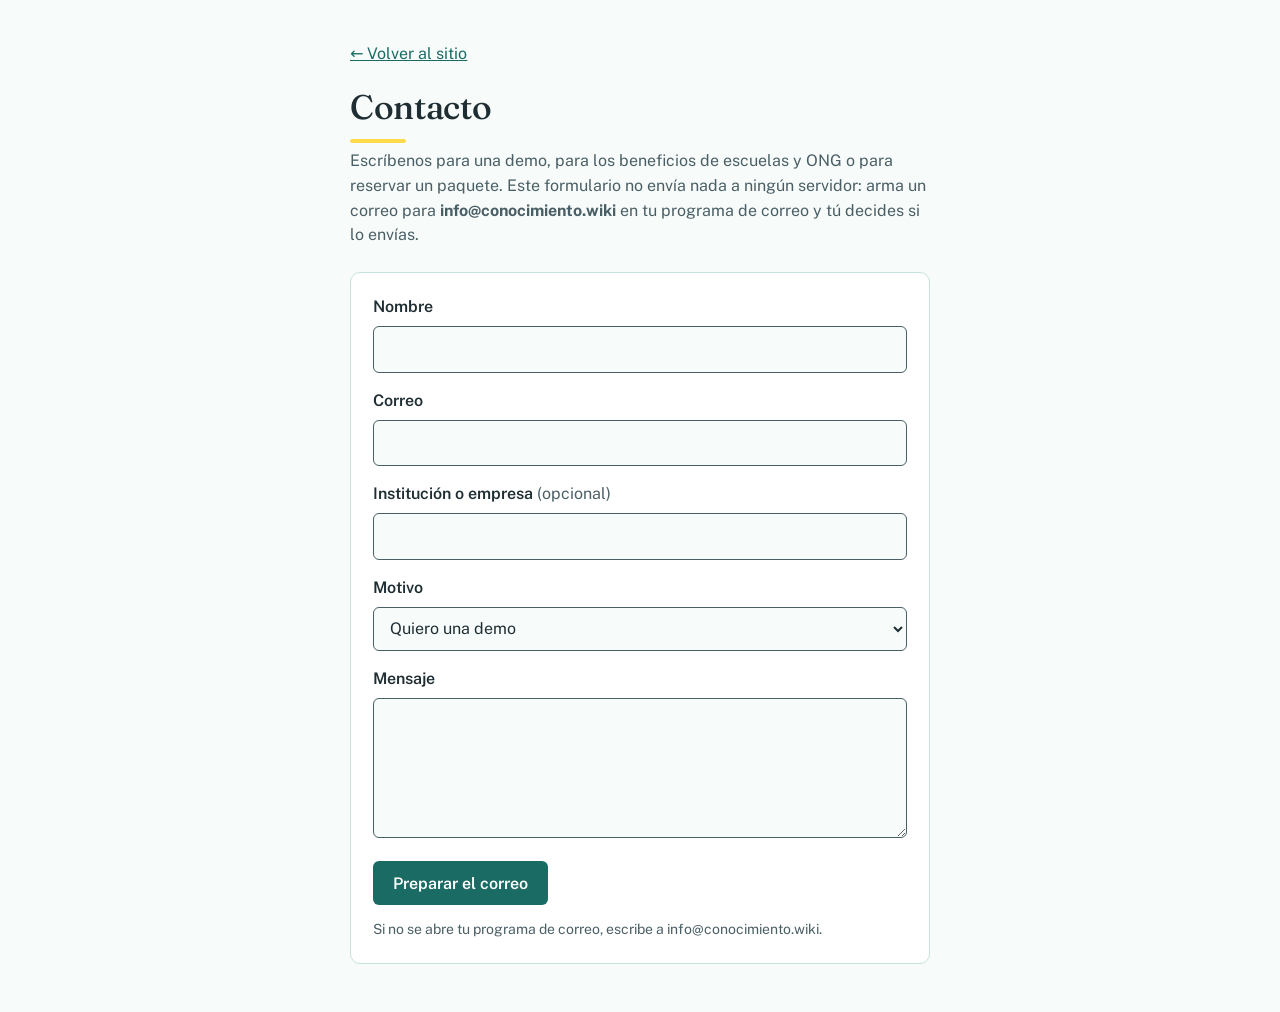
<file: demo/sitio/demo/contacto.html>
<!doctype html>
<html lang="es">
<head>
<meta charset="utf-8">
<meta http-equiv="Content-Security-Policy" content="default-src 'none'; script-src 'sha256-cJclBpE+ZKuR2381JR0dxD0C039iXlKQaL2OpmC1Khw='; style-src 'unsafe-inline'; font-src 'self'; img-src 'self' data:; connect-src 'none'; frame-src 'none'; object-src 'none'; base-uri 'none'; form-action 'none'">
<meta name="referrer" content="no-referrer">
<meta name="viewport" content="width=device-width,initial-scale=1">
<link rel="icon" href="../favicon.svg" type="image/svg+xml">
<title>Contacto · conocimiento.wiki</title>
<style>
@font-face{font-family:"Fraunces";src:url(../fonts/fraunces.woff2) format("woff2");font-display:swap}
@font-face{font-family:"Public Sans";src:url(../fonts/publicsans.woff2) format("woff2");font-display:swap}
:root{--paper:#F7FBFA;--paper2:#E6F3F1;--card:#FFFFFF;--ink:#1F2E33;--muted:#4A5F65;--linea:#C5E2DE;--accent:#1A6B64;--on:#FFFFFF;--amarillo:#FFDB4B}
*{box-sizing:border-box}
body{margin:0;background:var(--paper);color:var(--ink);font:16px/1.55 "Public Sans",system-ui,sans-serif}
main{max-width:620px;margin:0 auto;padding:32px 20px 48px}
a{color:var(--accent)}
.volver{display:inline-flex;align-items:center;min-height:44px}
h1{font:500 34px/1.15 "Fraunces",Georgia,serif;margin:12px 0 6px;letter-spacing:-.01em}
h1::after{content:"";display:block;width:56px;height:4px;background:var(--amarillo);margin-top:12px;border-radius:2px}
p.intro{color:var(--muted);margin:0 0 24px}
form{background:var(--card);border:1px solid var(--linea);border-radius:10px;padding:22px}
.campo{margin:0 0 16px}
label{display:block;font-weight:600;margin:0 0 6px}
.opc{font-weight:400;color:var(--muted)}
input,select,textarea{width:100%;font:inherit;color:var(--ink);background:var(--paper);border:1px solid var(--muted);border-radius:6px;padding:10px 12px;min-height:44px}
textarea{min-height:140px;resize:vertical}
input:focus-visible,select:focus-visible,textarea:focus-visible,button:focus-visible,a:focus-visible{outline:3px solid var(--accent);outline-offset:2px}
button{font:600 16px "Public Sans",system-ui,sans-serif;background:var(--accent);color:var(--on);border:0;border-radius:6px;padding:0 20px;min-height:44px;cursor:pointer}
.nota{font-size:14px;color:var(--muted);margin:14px 0 0}
#resultado{margin-top:18px;padding:14px;border-left:4px solid var(--amarillo);background:var(--paper2)}
</style>
</head>
<body>
<main>
<a class="volver" href="../index.html">← Volver al sitio</a>
<h1>Contacto</h1>
<p class="intro">Escríbenos para una demo, para los beneficios de escuelas y ONG o para reservar un paquete. Este formulario no envía nada a ningún servidor: arma un correo para <strong>info@conocimiento.wiki</strong> en tu programa de correo y tú decides si lo envías.</p>
<form id="form">
  <div class="campo"><label for="nombre">Nombre</label><input id="nombre" name="nombre" autocomplete="name" required></div>
  <div class="campo"><label for="correo">Correo</label><input id="correo" name="correo" type="email" autocomplete="email" required></div>
  <div class="campo"><label for="institucion">Institución o empresa <span class="opc">(opcional)</span></label><input id="institucion" name="institucion" autocomplete="organization"></div>
  <div class="campo"><label for="motivo">Motivo</label><select id="motivo" name="motivo" required>
    <option>Quiero una demo</option><option>Paquetes de lanzamiento</option><option>Escuelas y ONG</option><option>Otro</option></select></div>
  <div class="campo"><label for="mensaje">Mensaje</label><textarea id="mensaje" name="mensaje" required></textarea></div>
  <button type="submit">Preparar el correo</button>
  <p class="nota">Si no se abre tu programa de correo, escribe a info@conocimiento.wiki.</p>
</form>
<div id="resultado" tabindex="-1" role="status" hidden>Listo. Si tu programa de correo no se abrió, usa este enlace: <a id="enlace" href="mailto:info@conocimiento.wiki">abrir el correo preparado</a>.</div>
</main>
<script>(function(){const f=document.getElementById("form"),out=document.getElementById("resultado"),a=document.getElementById("enlace");
f.addEventListener("submit",e=>{e.preventDefault();
  if(!f.checkValidity()){f.reportValidity();return;}
  const v=n=>f.elements[n].value.trim();
  const asunto="["+v("motivo")+"] "+v("nombre");
  const cuerpo="Nombre: "+v("nombre")+"\nCorreo: "+v("correo")+"\nInstitución: "+(v("institucion")||"—")+"\nMotivo: "+v("motivo")+"\n\n"+v("mensaje")+"\n";
  const url="mailto:info@conocimiento.wiki?subject="+encodeURIComponent(asunto)+"&body="+encodeURIComponent(cuerpo);
  a.href=url;out.hidden=false;out.focus();window.location.href=url;});})();</script>
</body>
</html>
</file>
<file: fonts/fonts.css>
/* Fuentes autoalojadas (SIL OFL 1.1, ver OFL.txt). Sin peticiones a terceros. */
@font-face{font-family:"Fraunces";src:url("fraunces.woff2") format("woff2");font-weight:400 600;font-style:normal;font-display:swap}
@font-face{font-family:"Public Sans";src:url("publicsans.woff2") format("woff2");font-weight:100 900;font-style:normal;font-display:swap}
@font-face{font-family:"IBM Plex Mono";src:url("ibmplexmono-regular.woff2") format("woff2");font-weight:400;font-style:normal;font-display:swap}
@font-face{font-family:"IBM Plex Mono";src:url("ibmplexmono-semibold.woff2") format("woff2");font-weight:600;font-style:normal;font-display:swap}
</file>
<file: site.css>
/* Dirección: papel cálido, tinta, un verde andino solo para acciones, cobre para cupos.
   Fraunces (títulos) + Public Sans (texto) + IBM Plex Mono (etiquetas y fuente). Grid 12 col, 1200 px. */
:root{--paper:#F4F0E6;--ink:#1A1F1C;--accent:#0B6E4F;--copper:#B4501F;--card:#FBF8F1;--line:#D8D1C0;--muted:#5A605B;
  --d:"Fraunces",Georgia,serif;--t:"Public Sans",system-ui,sans-serif;--m:"IBM Plex Mono",ui-monospace,monospace}
*{box-sizing:border-box} html{scroll-behavior:smooth}
body{margin:0;background:var(--paper);color:var(--ink);font:17px/1.6 var(--t);-webkit-font-smoothing:antialiased}
.w{max-width:1200px;margin:0 auto;padding:0 28px}
a{color:var(--accent)} .skip{position:absolute;left:-9999px} .skip:focus{left:12px;top:12px;background:var(--ink);color:var(--paper);padding:8px 12px;z-index:10}
:focus-visible{outline:2px solid var(--accent);outline-offset:3px}
.top{position:sticky;top:0;z-index:5;background:rgba(244,240,230,.92);backdrop-filter:blur(6px);border-bottom:1px solid var(--line)}
.top-in{display:flex;align-items:center;gap:28px;height:62px}
.logo{display:flex;align-items:center;gap:9px;font:600 19px var(--d);color:var(--ink);text-decoration:none;letter-spacing:-.01em}
.logo .mk{display:grid;place-items:center;width:28px;height:28px;background:var(--ink);color:var(--paper);font:600 17px var(--d);border-radius:2px}
.logo .dot{color:var(--accent)}
nav{display:flex;gap:22px;margin-left:auto} nav a{color:var(--ink);text-decoration:none;font-size:15px} nav a:hover{color:var(--accent)}
.lang{font:600 13px var(--m);background:none;border:1px solid var(--ink);color:var(--ink);padding:5px 10px;border-radius:2px;cursor:pointer}
.k{font:13px var(--m);letter-spacing:.06em;text-transform:uppercase;color:var(--muted);margin:0 0 14px} .k.copper{color:var(--copper)}
h1,h2,h3{font-family:var(--d);font-weight:600;letter-spacing:-.02em;margin:0}
.hero{display:grid;grid-template-columns:7fr 5fr;gap:48px;align-items:start;padding-top:72px;padding-bottom:88px}
h1{font-size:clamp(40px,5.6vw,72px);line-height:1.02;max-width:12ch}
.lead{font-size:20px;max-width:34em;margin:26px 0 30px;color:#2c332f}
.ctas{display:flex;flex-wrap:wrap;gap:12px}
.btn{display:inline-block;background:var(--accent);color:#fff;font:600 16px var(--t);padding:13px 20px;border-radius:3px;text-decoration:none;border:0;cursor:pointer;transition:transform .16s ease-out,background .16s}
.btn:hover{background:#095c42;transform:translateY(-1px)}
.btn.ghost{background:transparent;color:var(--ink);border:1px solid var(--ink)} .btn.ghost:hover{background:var(--ink);color:var(--paper)}
.fine{font-size:14px;color:var(--muted);margin-top:16px}
.src{margin:0;background:var(--ink);color:#E9E3D3;border-radius:3px;overflow:hidden;box-shadow:12px 12px 0 #d9d1bd}
.src figcaption{display:flex;justify-content:space-between;align-items:center;gap:10px;flex-wrap:wrap;padding:12px 16px;border-bottom:1px solid #ffffff22;font:12px var(--m);color:#b9b3a5}
.tabs{display:flex;gap:4px} .tabs button{font:12px var(--m);background:none;color:#b9b3a5;border:1px solid #ffffff33;padding:3px 9px;border-radius:2px;cursor:pointer}
.tabs button[aria-selected=true]{background:#E9E3D3;color:var(--ink);border-color:#E9E3D3}
.pane{display:none;padding:18px 18px 22px;min-height:400px} .pane.on{display:block;animation:fade .25s ease-out}
.pane pre{margin:0;font:13.5px/1.6 var(--m);white-space:pre-wrap} .pane pre b{color:#7fc7a8;font-weight:400} .pane pre i{color:#f0b48a;font-style:normal}
.claim{background:#F4F0E6;color:var(--ink);padding:14px 16px;border-radius:2px;margin-bottom:12px;border-left:4px solid var(--accent)}
.claim.sup{border-left-color:var(--copper)} .claim p{margin:6px 0 4px;font-size:16px} .claim small{color:var(--muted);font:12px var(--m)}
.tag{font:600 11px var(--m);text-transform:uppercase;letter-spacing:.06em;color:var(--accent)} .sup .tag{color:var(--copper)}
.kb{display:grid;grid-template-columns:repeat(3,1fr);gap:8px} .kb>div{background:#ffffff0d;border:1px solid #ffffff1f;border-radius:2px;padding:8px;min-height:200px}
.kb h4{margin:0 0 8px;font:600 12px var(--m);color:#b9b3a5;text-transform:uppercase}
.kb .card{background:#F4F0E6;color:var(--ink);padding:9px;font-size:14px;border-radius:2px;border-left:3px solid var(--copper)} .kb .card.done{border-left-color:var(--accent)}
.band{display:grid;grid-template-columns:1fr 7fr 4fr;gap:32px;padding-top:64px;padding-bottom:64px;border-top:1px solid var(--ink)}
.band.alt .body{order:2} .band.alt .num{order:1} .band .side,.band .code{order:3}
.num{font:600 15px var(--m);color:var(--muted);padding-top:10px}
h2{font-size:clamp(30px,3.6vw,46px);line-height:1.06;margin-bottom:18px;max-width:18ch}
.body p{max-width:36em;margin:0;color:#2c332f}
.views{list-style:none;padding:0;margin:26px 0 0;display:flex;flex-wrap:wrap;gap:8px} .views li{font:13px var(--m);border:1px solid var(--ink);padding:4px 10px;border-radius:2px}
.meter{display:flex;justify-content:space-between;border-bottom:1px solid var(--line);padding:12px 0;font-size:15px} .meter span{font:13px var(--m);color:var(--muted)}
.code{margin:0;align-self:start;background:var(--card);border:1px solid var(--line);border-radius:3px;padding:18px;font:12.5px/1.6 var(--m);white-space:pre-wrap;word-break:break-all;overflow:auto}
.skill{background:var(--card);border:1px solid var(--line);padding:16px 18px;border-radius:3px;align-self:start}
.sk-h{font:600 14px var(--m);margin-bottom:8px} .sk-r{display:flex;justify-content:space-between;padding:8px 0;border-bottom:1px solid var(--line);font-size:15px}
.sk-r span{color:var(--muted)} .sk-n{font:12px var(--m);color:var(--muted);margin-top:10px}
.ltd{background:var(--ink);color:var(--paper);padding-top:72px;padding-bottom:72px;max-width:none}
.ltd>*{max-width:1144px;margin-left:auto;margin-right:auto}
.ltd .k.copper{color:#F0A57A} .ltd h2{max-width:20ch} .ltd-head p{color:#cfc9bb;max-width:40em}
.plans{display:grid;grid-template-columns:repeat(3,1fr);gap:0;margin-top:40px;border:1px solid #ffffff33}
.plan{padding:26px 26px 30px;border-right:1px solid #ffffff33;transition:background .16s} .plan:last-child{border-right:0}
.plan:hover{background:#ffffff08} .plan.main{background:#23302a}
.plan h3{font-size:26px} .price{display:flex;align-items:baseline;gap:6px;margin:14px 0 18px}
.price .cur{font:14px var(--m);color:#cfc9bb} .price [data-precio]{font:600 56px/1 var(--d)} .price small{font:12px var(--m);color:#cfc9bb;margin-left:6px}
.plan ul{list-style:none;padding:0;margin:0} .plan li{padding:7px 0;border-top:1px solid #ffffff22;font-size:15px}
.extras{display:grid;grid-template-columns:repeat(3,1fr);gap:24px;margin-top:28px}
.ex{border-top:2px solid #F0A57A;padding-top:14px} .ex h4{font:600 18px var(--d);margin:0 0 8px} .ex p{margin:4px 0;color:#d9d3c5;font-size:15px}
.pill{font:600 11px var(--m);text-transform:uppercase;border:1px solid #F0A57A;color:#F0A57A;padding:1px 6px;border-radius:2px;vertical-align:middle}
.terms{font-size:13px;color:#a9a394;margin-top:30px}
.wait{display:grid;grid-template-columns:5fr 7fr;gap:48px;padding-top:80px;padding-bottom:80px}
form{display:grid;grid-template-columns:1fr 1fr;gap:14px;align-items:end}
label{display:grid;gap:6px;font:13px var(--m);color:var(--muted)}
input,select{font:16px var(--t);padding:12px;border:1px solid var(--ink);border-radius:2px;background:#fff;color:var(--ink)}
form .btn{grid-column:1/-1;justify-self:start} .msg{grid-column:1/-1;margin:0;font-size:15px;min-height:1.5em}
.foot{display:flex;justify-content:space-between;gap:16px;flex-wrap:wrap;padding-top:22px;padding-bottom:40px;border-top:1px solid var(--line);font-size:14px;color:var(--muted)}
/* motion: una entrada escalonada de 80 ms y aparición al hacer scroll */
.rv{opacity:0;transform:translateY(12px);transition:opacity .5s cubic-bezier(.2,.7,.2,1),transform .5s cubic-bezier(.2,.7,.2,1)} .rv.in{opacity:1;transform:none}
@keyframes fade{from{opacity:0}to{opacity:1}}
@media (prefers-reduced-motion:reduce){html{scroll-behavior:auto} .rv{opacity:1;transform:none;transition:none} .pane.on{animation:none} .btn,.plan{transition:none} .btn:hover{transform:none}}
@media (max-width:900px){
  nav{display:none} .hero{grid-template-columns:1fr;gap:36px;padding-top:44px}
  .band{grid-template-columns:1fr;gap:12px} .band .body,.band .num,.band .side,.band .code{order:initial}
  .plans,.extras{grid-template-columns:1fr} .plan{border-right:0;border-bottom:1px solid #ffffff33}
  .wait{grid-template-columns:1fr;gap:20px} form{grid-template-columns:1fr} .src{box-shadow:6px 6px 0 #d9d1bd} .pane{min-height:0}
}
/* estado de cada función: Hoy (verde, existe) · Pronto (cobre, en construcción) */
.st{display:inline-block;font:600 11px var(--m);text-transform:uppercase;letter-spacing:.06em;padding:2px 7px;border-radius:2px;margin:0 6px 12px 0;vertical-align:middle}
.st.hoy{background:var(--accent);color:#fff} .st.pronto{border:1px solid var(--copper);color:var(--copper)}
.fine .st{margin:0 2px;font-size:10px}
</file>
